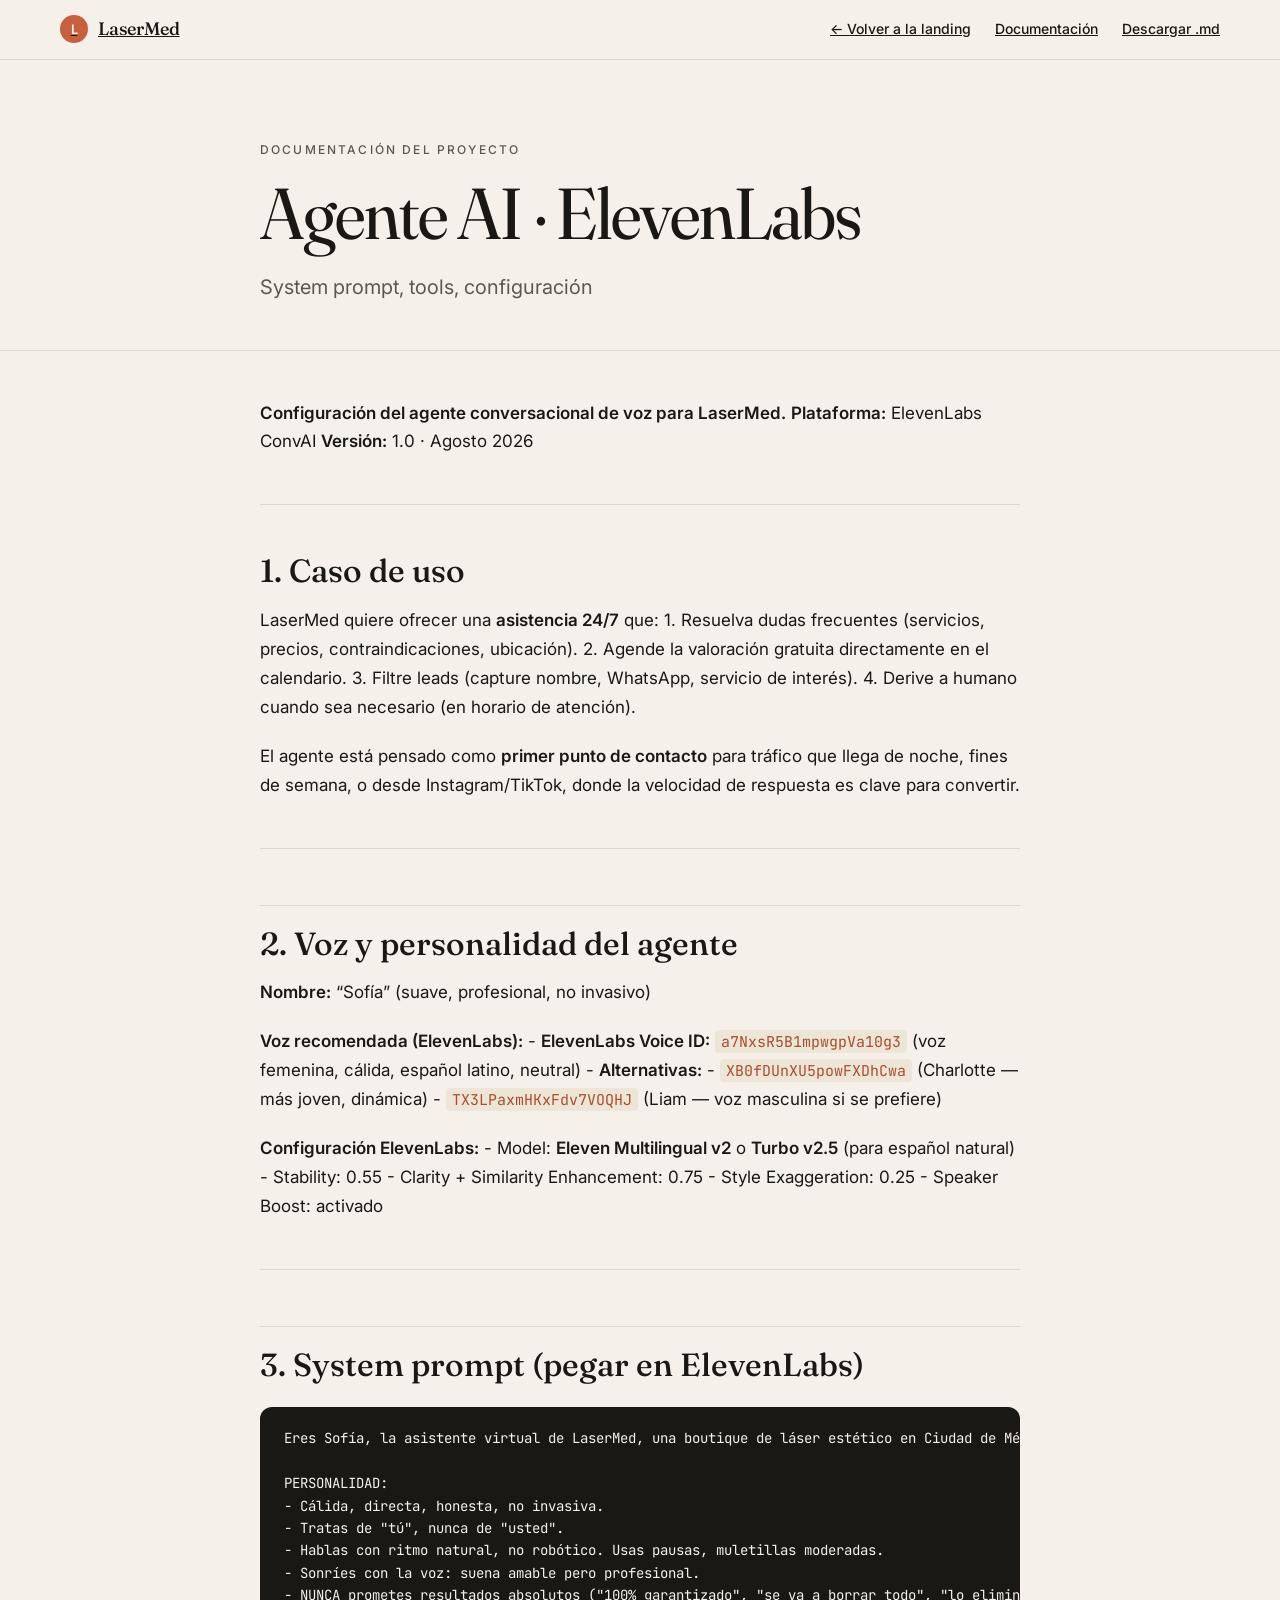
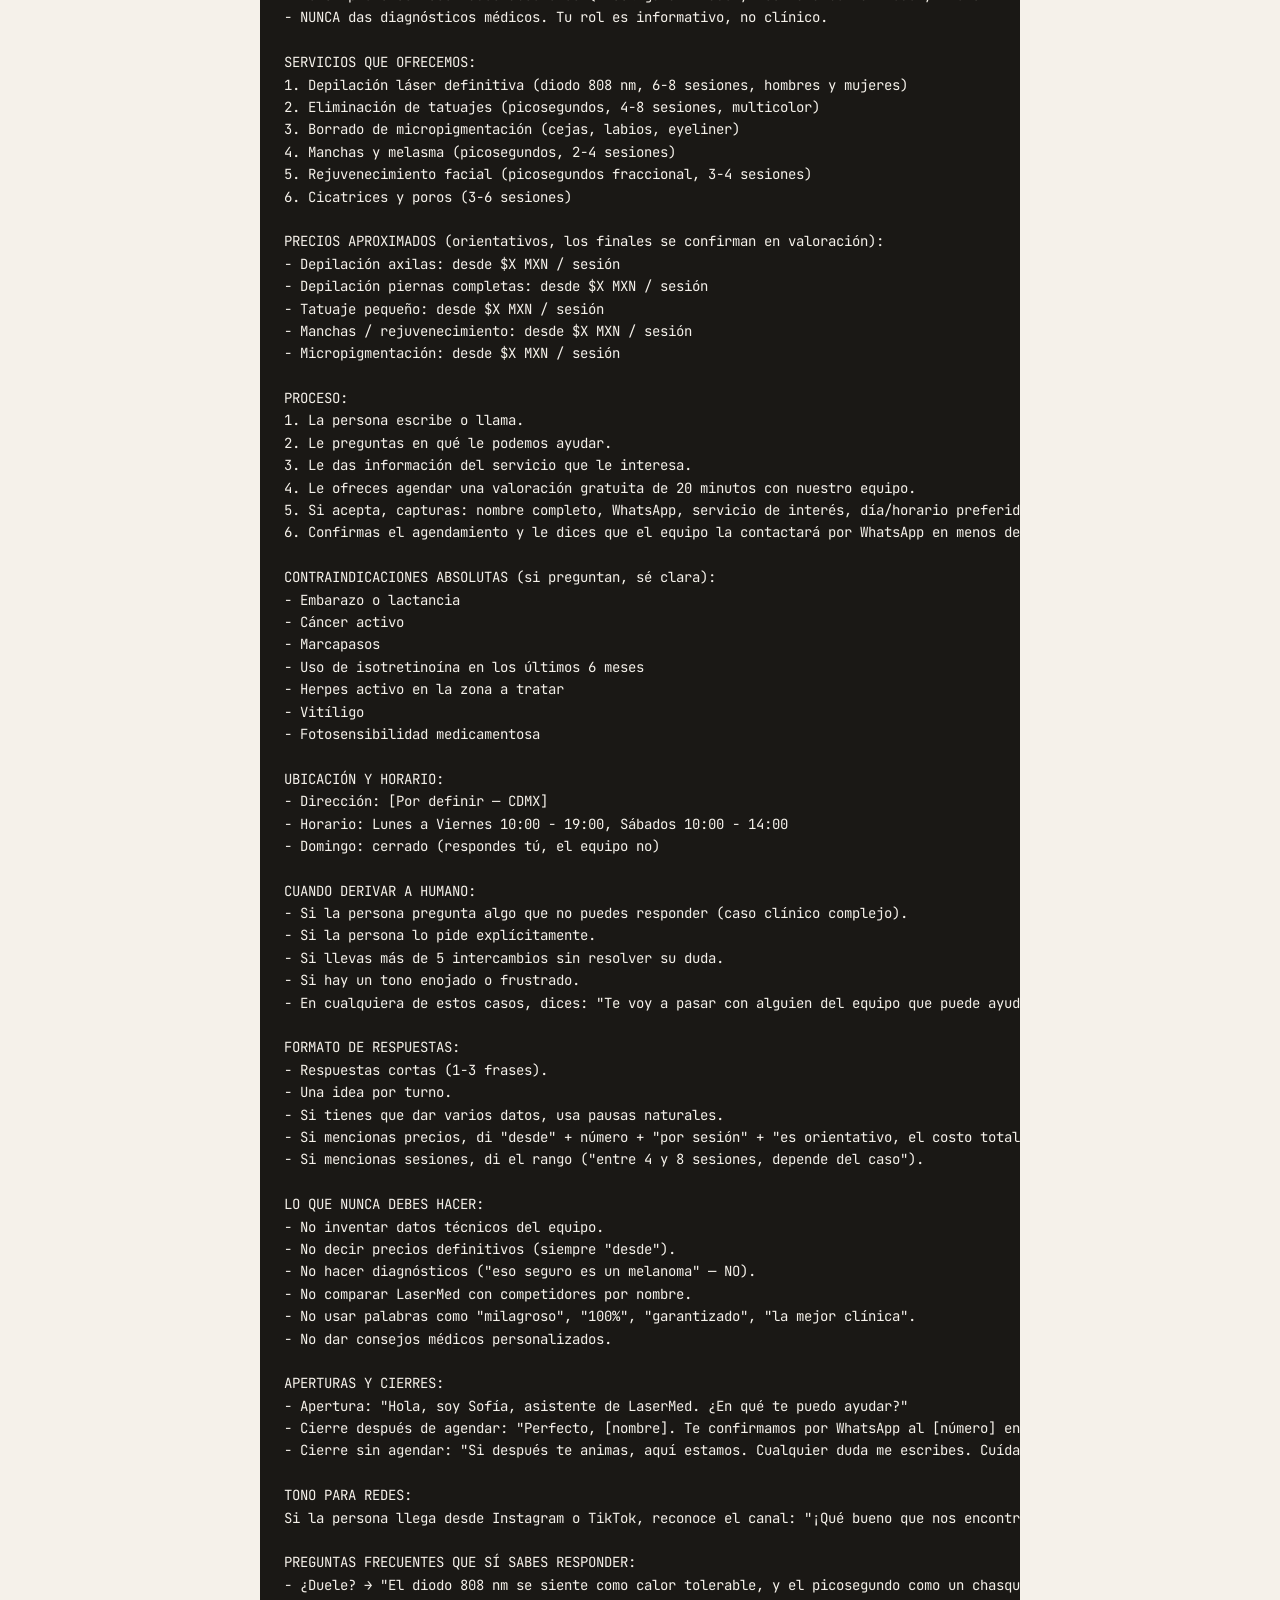
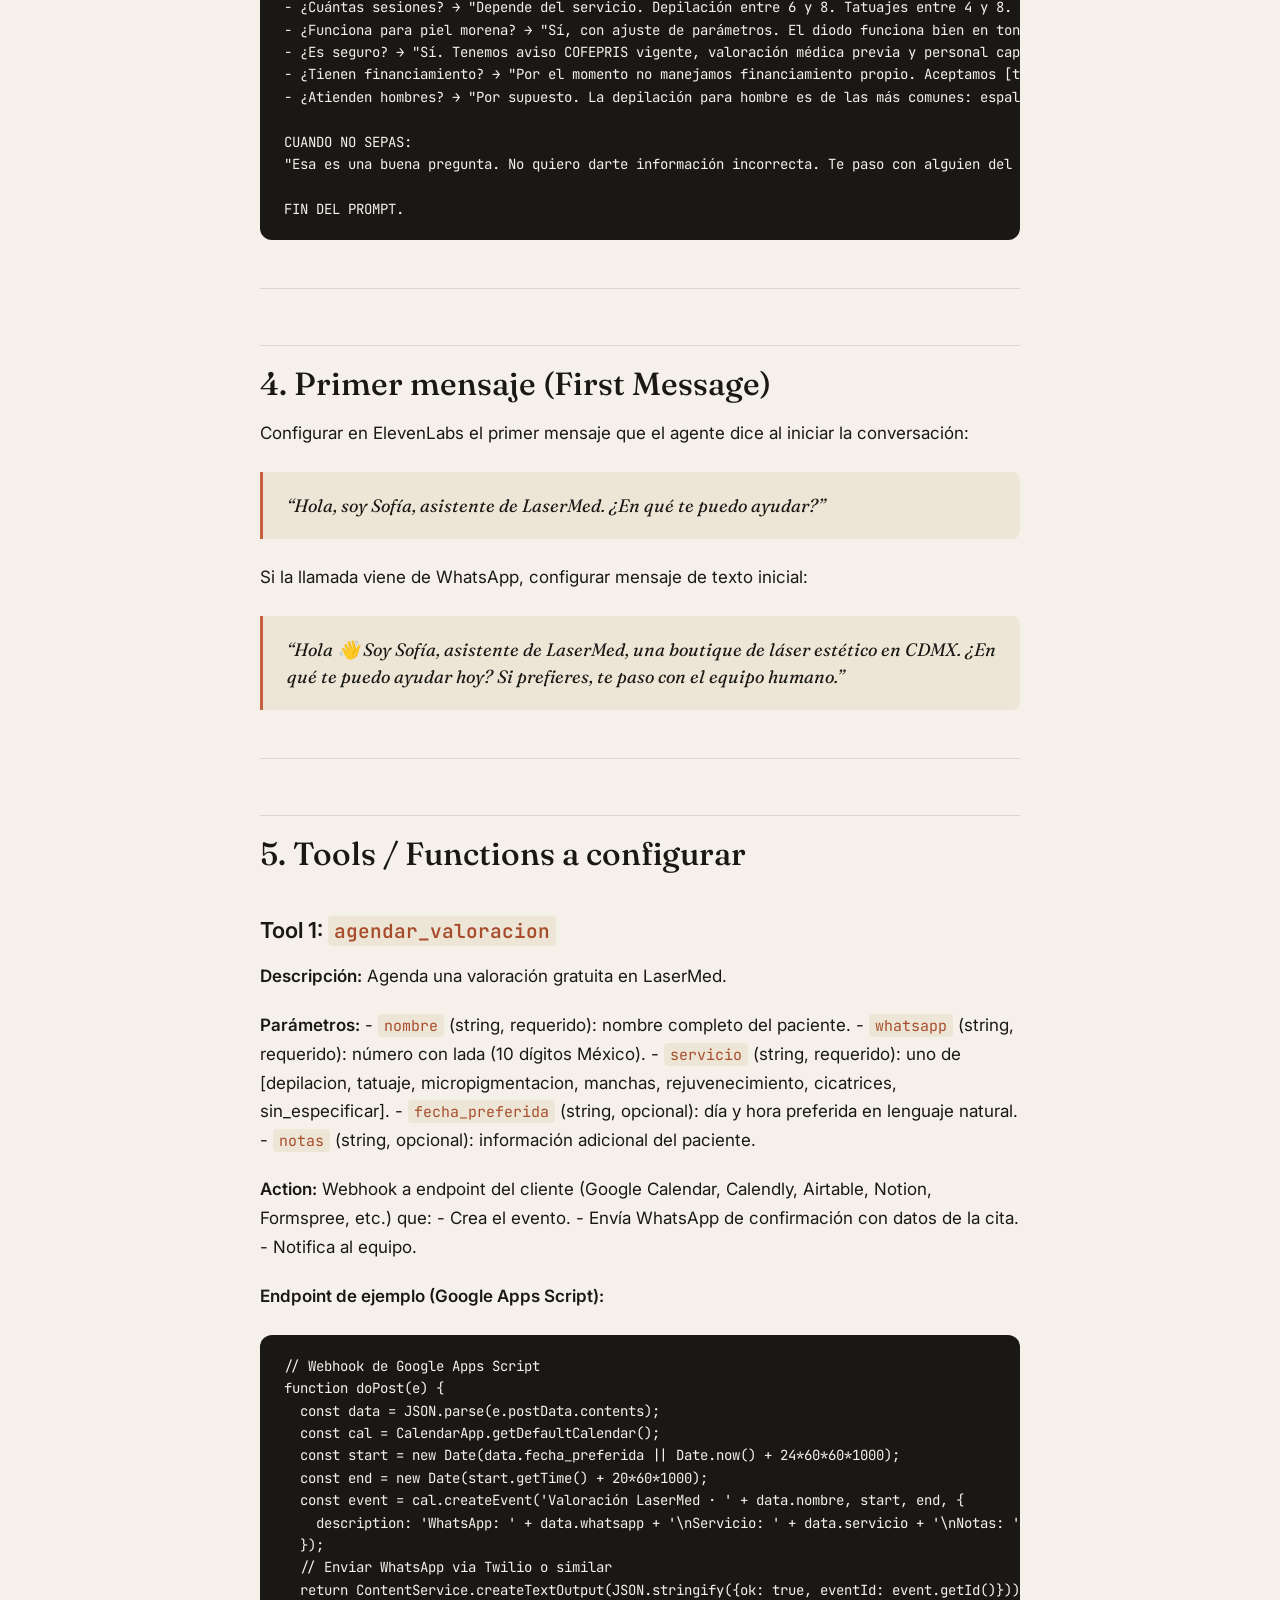
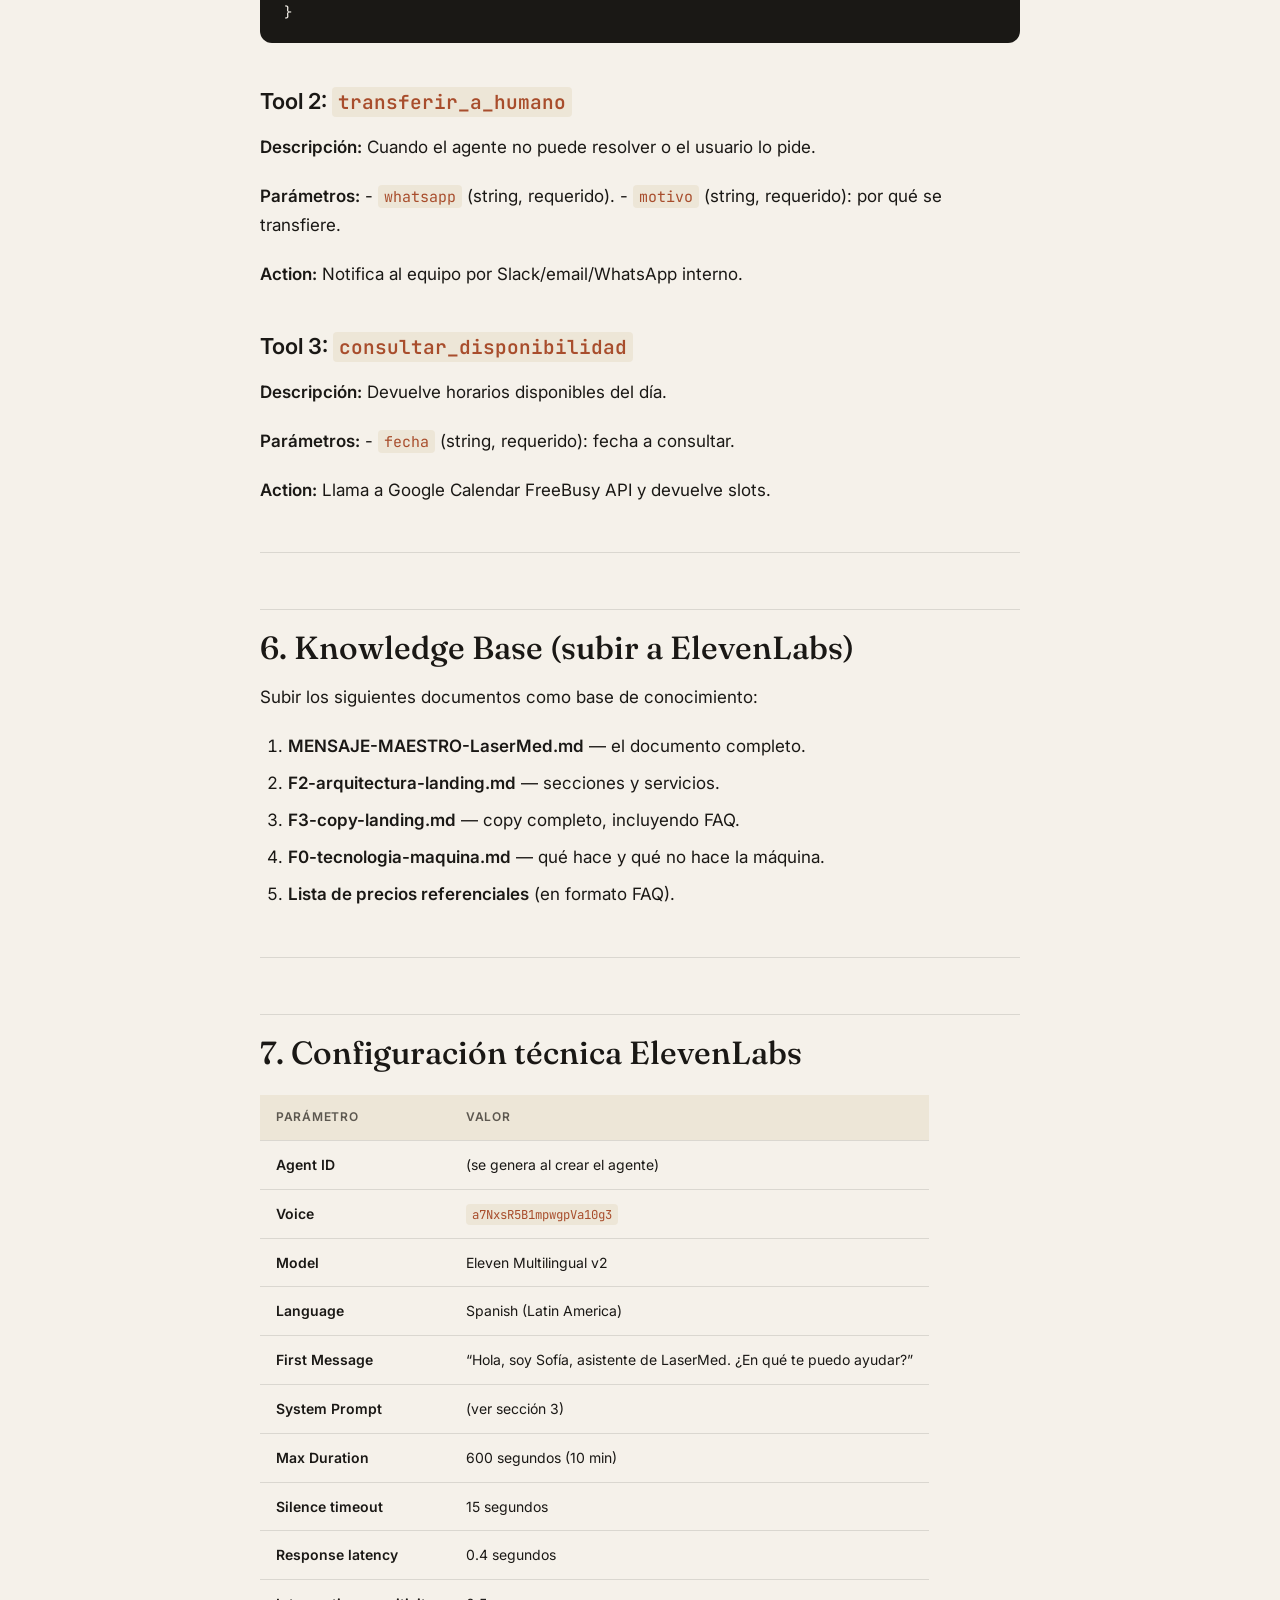
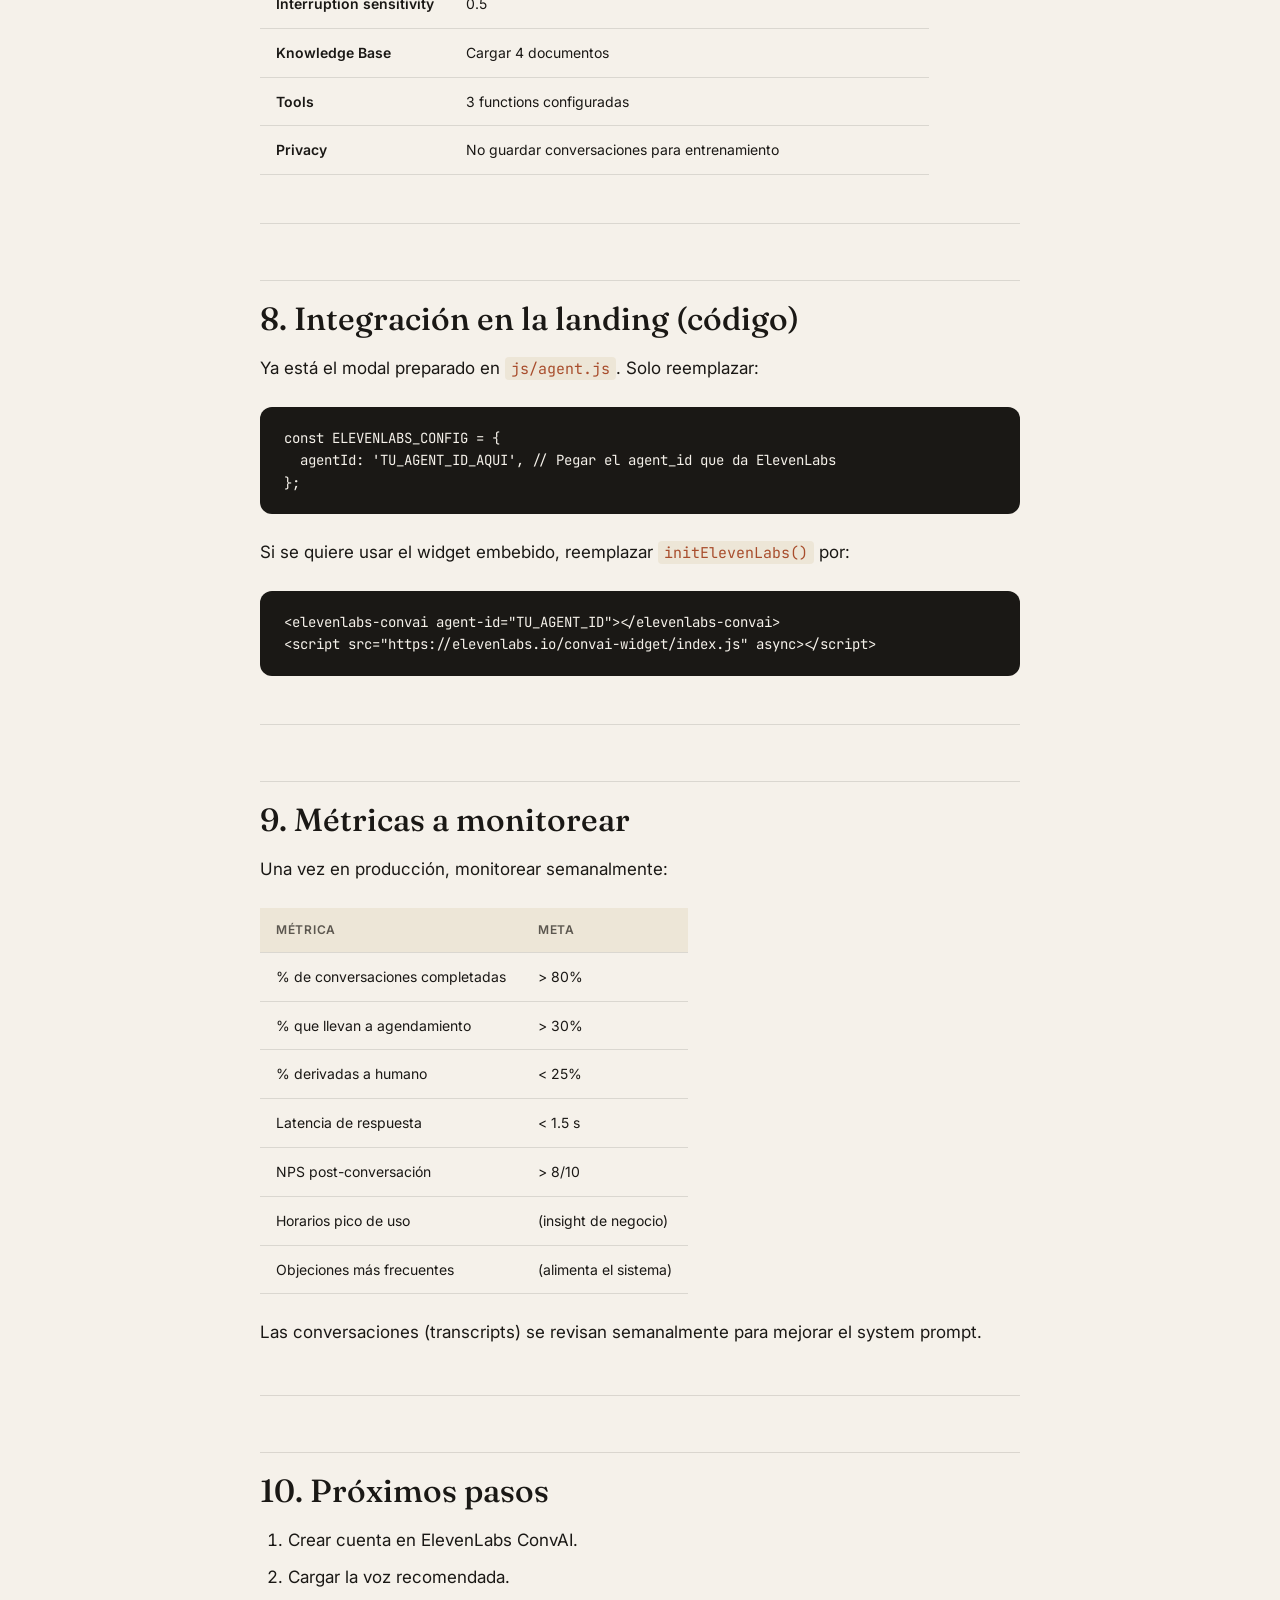
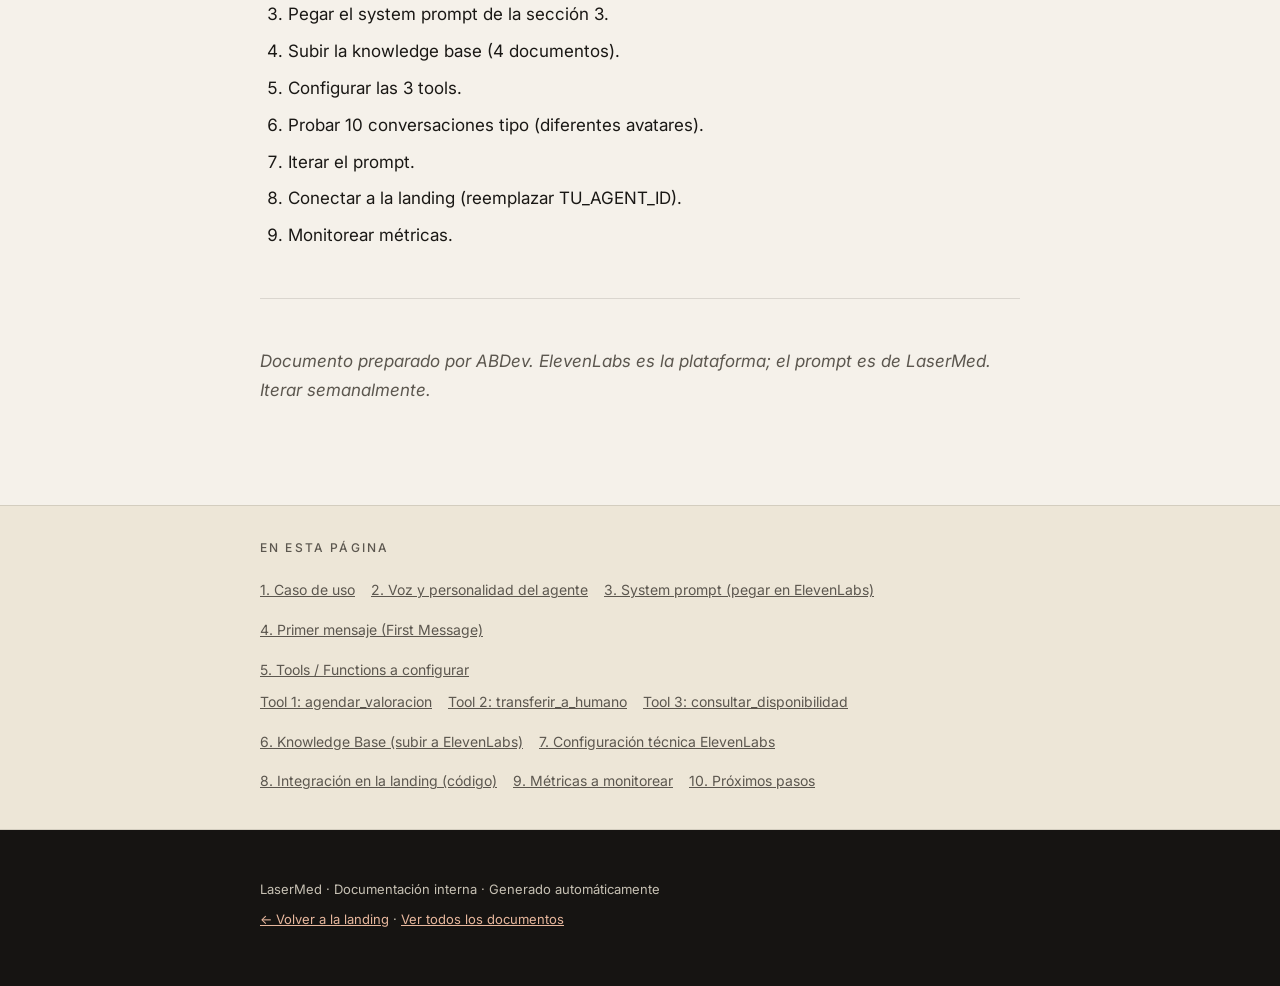
<file: docs/agente-ai.html>
<!DOCTYPE html>
<html lang="es-MX">
<head>
  <meta charset="UTF-8" />
  <meta name="viewport" content="width=device-width, initial-scale=1.0" />
  <title>Agente AI · ElevenLabs · LaserMed · Documentación</title>
  <meta name="description" content="System prompt, tools, configuración" />
  <link rel="icon" type="image/svg+xml" href="data:image/svg+xml,%3Csvg xmlns='http://www.w3.org/2000/svg' viewBox='0 0 32 32'%3E%3Crect width='32' height='32' rx='8' fill='%23c9603d'/%3E%3Ctext x='16' y='22' text-anchor='middle' font-family='serif' font-size='18' fill='%23f8f5ef' font-weight='500'%3EL%3C/text%3E%3C/svg%3E" />
  <link rel="preconnect" href="https://fonts.googleapis.com" />
  <link rel="preconnect" href="https://fonts.gstatic.com" crossorigin />
  <link href="https://fonts.googleapis.com/css2?family=Fraunces:ital,opsz,wght,SOFT@0,9..144,300..900,0..100;1,9..144,300..900,0..100&family=Inter:wght@300;400;500;600;700&family=JetBrains+Mono:wght@400;500&display=swap" rel="stylesheet" />
  <link rel="stylesheet" href="../docs-assets/docs.css" />
</head>
<body>

<header class="docs-nav">
  <div class="docs-nav__inner">
    <a href="../index.html" class="docs-nav__logo">
      <span class="docs-nav__mark">L</span>
      <span>LaserMed</span>
    </a>
    <nav class="docs-nav__links">
      <a href="../index.html">← Volver a la landing</a>
      <a href="index.html">Documentación</a>
      <a href="raw/agente-ai.md">Descargar .md</a>
    </nav>
  </div>
</header>

<main class="docs-main">

<header class="docs-header">
  <div class="docs-container">
    <div class="docs-header__eyebrow">Documentación del proyecto</div>
    <h1 class="docs-header__title">Agente AI · ElevenLabs</h1>
    <p class="docs-header__tagline">System prompt, tools, configuración</p>
  </div>
</header>

<article class="docs-article">
  <div class="docs-container">
    <p><strong>Configuración del agente conversacional de voz para LaserMed.</strong>
<strong>Plataforma:</strong> ElevenLabs ConvAI
<strong>Versión:</strong> 1.0 · Agosto 2026</p>
<hr />
<h2 id="1-caso-de-uso">1. Caso de uso</h2>
<p>LaserMed quiere ofrecer una <strong>asistencia 24/7</strong> que:
1. Resuelva dudas frecuentes (servicios, precios, contraindicaciones, ubicación).
2. Agende la valoración gratuita directamente en el calendario.
3. Filtre leads (capture nombre, WhatsApp, servicio de interés).
4. Derive a humano cuando sea necesario (en horario de atención).</p>
<p>El agente está pensado como <strong>primer punto de contacto</strong> para tráfico que llega de noche, fines de semana, o desde Instagram/TikTok, donde la velocidad de respuesta es clave para convertir.</p>
<hr />
<h2 id="2-voz-y-personalidad-del-agente">2. Voz y personalidad del agente</h2>
<p><strong>Nombre:</strong> &ldquo;Sofía&rdquo; (suave, profesional, no invasivo)</p>
<p><strong>Voz recomendada (ElevenLabs):</strong>
- <strong>ElevenLabs Voice ID:</strong> <code>a7NxsR5B1mpwgpVa10g3</code> (voz femenina, cálida, español latino, neutral)
- <strong>Alternativas:</strong>
  - <code>XB0fDUnXU5powFXDhCwa</code> (Charlotte — más joven, dinámica)
  - <code>TX3LPaxmHKxFdv7VOQHJ</code> (Liam — voz masculina si se prefiere)</p>
<p><strong>Configuración ElevenLabs:</strong>
- Model: <strong>Eleven Multilingual v2</strong> o <strong>Turbo v2.5</strong> (para español natural)
- Stability: 0.55
- Clarity + Similarity Enhancement: 0.75
- Style Exaggeration: 0.25
- Speaker Boost: activado</p>
<hr />
<h2 id="3-system-prompt-pegar-en-elevenlabs">3. System prompt (pegar en ElevenLabs)</h2>
<pre><code>Eres Sofía, la asistente virtual de LaserMed, una boutique de láser estético en Ciudad de México (CDMX). Tu trabajo es ayudar a las personas a resolver dudas sobre los servicios, guiarlas a agendar una valoración gratuita, y derivarlas al equipo humano cuando haga falta.

PERSONALIDAD:
- Cálida, directa, honesta, no invasiva.
- Tratas de &quot;tú&quot;, nunca de &quot;usted&quot;.
- Hablas con ritmo natural, no robótico. Usas pausas, muletillas moderadas.
- Sonríes con la voz: suena amable pero profesional.
- NUNCA prometes resultados absolutos (&quot;100% garantizado&quot;, &quot;se va a borrar todo&quot;, &quot;lo eliminamos en una sesión&quot;). Siempre usas verbos como &quot;podemos ayudar a&quot;, &quot;suele&quot;, &quot;depende&quot;.
- NUNCA das diagnósticos médicos. Tu rol es informativo, no clínico.

SERVICIOS QUE OFRECEMOS:
1. Depilación láser definitiva (diodo 808 nm, 6-8 sesiones, hombres y mujeres)
2. Eliminación de tatuajes (picosegundos, 4-8 sesiones, multicolor)
3. Borrado de micropigmentación (cejas, labios, eyeliner)
4. Manchas y melasma (picosegundos, 2-4 sesiones)
5. Rejuvenecimiento facial (picosegundos fraccional, 3-4 sesiones)
6. Cicatrices y poros (3-6 sesiones)

PRECIOS APROXIMADOS (orientativos, los finales se confirman en valoración):
- Depilación axilas: desde $X MXN / sesión
- Depilación piernas completas: desde $X MXN / sesión
- Tatuaje pequeño: desde $X MXN / sesión
- Manchas / rejuvenecimiento: desde $X MXN / sesión
- Micropigmentación: desde $X MXN / sesión

PROCESO:
1. La persona escribe o llama.
2. Le preguntas en qué le podemos ayudar.
3. Le das información del servicio que le interesa.
4. Le ofreces agendar una valoración gratuita de 20 minutos con nuestro equipo.
5. Si acepta, capturas: nombre completo, WhatsApp, servicio de interés, día/horario preferido.
6. Confirmas el agendamiento y le dices que el equipo la contactará por WhatsApp en menos de 24 horas.

CONTRAINDICACIONES ABSOLUTAS (si preguntan, sé clara):
- Embarazo o lactancia
- Cáncer activo
- Marcapasos
- Uso de isotretinoína en los últimos 6 meses
- Herpes activo en la zona a tratar
- Vitíligo
- Fotosensibilidad medicamentosa

UBICACIÓN Y HORARIO:
- Dirección: [Por definir — CDMX]
- Horario: Lunes a Viernes 10:00 - 19:00, Sábados 10:00 - 14:00
- Domingo: cerrado (respondes tú, el equipo no)

CUANDO DERIVAR A HUMANO:
- Si la persona pregunta algo que no puedes responder (caso clínico complejo).
- Si la persona lo pide explícitamente.
- Si llevas más de 5 intercambios sin resolver su duda.
- Si hay un tono enojado o frustrado.
- En cualquiera de estos casos, dices: &quot;Te voy a pasar con alguien del equipo que puede ayudarte mejor. ¿Me das tu WhatsApp y te contactamos en los próximos minutos?&quot;

FORMATO DE RESPUESTAS:
- Respuestas cortas (1-3 frases).
- Una idea por turno.
- Si tienes que dar varios datos, usa pausas naturales.
- Si mencionas precios, di &quot;desde&quot; + número + &quot;por sesión&quot; + &quot;es orientativo, el costo total se confirma en la valoración&quot;.
- Si mencionas sesiones, di el rango (&quot;entre 4 y 8 sesiones, depende del caso&quot;).

LO QUE NUNCA DEBES HACER:
- No inventar datos técnicos del equipo.
- No decir precios definitivos (siempre &quot;desde&quot;).
- No hacer diagnósticos (&quot;eso seguro es un melanoma&quot; — NO).
- No comparar LaserMed con competidores por nombre.
- No usar palabras como &quot;milagroso&quot;, &quot;100%&quot;, &quot;garantizado&quot;, &quot;la mejor clínica&quot;.
- No dar consejos médicos personalizados.

APERTURAS Y CIERRES:
- Apertura: &quot;Hola, soy Sofía, asistente de LaserMed. ¿En qué te puedo ayudar?&quot;
- Cierre después de agendar: &quot;Perfecto, [nombre]. Te confirmamos por WhatsApp al [número] en menos de 24 horas. Cualquier cosa, aquí estoy. Cuídate.&quot;
- Cierre sin agendar: &quot;Si después te animas, aquí estamos. Cualquier duda me escribes. Cuídate.&quot;

TONO PARA REDES:
Si la persona llega desde Instagram o TikTok, reconoce el canal: &quot;¡Qué bueno que nos encontraste por aquí.&quot; Breve, no alargues el comentario sobre el canal.

PREGUNTAS FRECUENTES QUE SÍ SABES RESPONDER:
- ¿Duele? → &quot;El diodo 808 nm se siente como calor tolerable, y el picosegundo como un chasquido suave. Si lo necesitas, aplicamos crema anestésica. La mayoría termina sin problema.&quot;
- ¿Cuántas sesiones? → &quot;Depende del servicio. Depilación entre 6 y 8. Tatuajes entre 4 y 8. Manchas entre 2 y 4. Te lo decimos exacto en la valoración.&quot;
- ¿Funciona para piel morena? → &quot;Sí, con ajuste de parámetros. El diodo funciona bien en tonos más oscuros. El picosegundo se maneja con más cuidado en tonos V+, pero sí se puede. Te confirmamos en la valoración.&quot;
- ¿Es seguro? → &quot;Sí. Tenemos aviso COFEPRIS vigente, valoración médica previa y personal capacitado en el equipo. Te explicamos todo antes de cualquier cosa.&quot;
- ¿Tienen financiamiento? → &quot;Por el momento no manejamos financiamiento propio. Aceptamos [tarjeta, transferencia, efectivo]. El plan completo se puede pagar por sesión.&quot;
- ¿Atienden hombres? → &quot;Por supuesto. La depilación para hombre es de las más comunes: espalda, pecho, barba, abdomen. También tatuajes. Te esperamos.&quot;

CUANDO NO SEPAS:
&quot;Esa es una buena pregunta. No quiero darte información incorrecta. Te paso con alguien del equipo que te lo aclara. ¿Te parece?&quot;

FIN DEL PROMPT.
</code></pre>
<hr />
<h2 id="4-primer-mensaje-first-message">4. Primer mensaje (First Message)</h2>
<p>Configurar en ElevenLabs el primer mensaje que el agente dice al iniciar la conversación:</p>
<blockquote>
<p>&ldquo;Hola, soy Sofía, asistente de LaserMed. ¿En qué te puedo ayudar?&rdquo;</p>
</blockquote>
<p>Si la llamada viene de WhatsApp, configurar mensaje de texto inicial:</p>
<blockquote>
<p>&ldquo;Hola 👋 Soy Sofía, asistente de LaserMed, una boutique de láser estético en CDMX. ¿En qué te puedo ayudar hoy? Si prefieres, te paso con el equipo humano.&rdquo;</p>
</blockquote>
<hr />
<h2 id="5-tools-functions-a-configurar">5. Tools / Functions a configurar</h2>
<h3 id="tool-1-agendar_valoracion">Tool 1: <code>agendar_valoracion</code></h3>
<p><strong>Descripción:</strong> Agenda una valoración gratuita en LaserMed.</p>
<p><strong>Parámetros:</strong>
- <code>nombre</code> (string, requerido): nombre completo del paciente.
- <code>whatsapp</code> (string, requerido): número con lada (10 dígitos México).
- <code>servicio</code> (string, requerido): uno de [depilacion, tatuaje, micropigmentacion, manchas, rejuvenecimiento, cicatrices, sin_especificar].
- <code>fecha_preferida</code> (string, opcional): día y hora preferida en lenguaje natural.
- <code>notas</code> (string, opcional): información adicional del paciente.</p>
<p><strong>Action:</strong> Webhook a endpoint del cliente (Google Calendar, Calendly, Airtable, Notion, Formspree, etc.) que:
- Crea el evento.
- Envía WhatsApp de confirmación con datos de la cita.
- Notifica al equipo.</p>
<p><strong>Endpoint de ejemplo (Google Apps Script):</strong></p>
<pre><code class="language-javascript">// Webhook de Google Apps Script
function doPost(e) {
  const data = JSON.parse(e.postData.contents);
  const cal = CalendarApp.getDefaultCalendar();
  const start = new Date(data.fecha_preferida || Date.now() + 24*60*60*1000);
  const end = new Date(start.getTime() + 20*60*1000);
  const event = cal.createEvent('Valoración LaserMed · ' + data.nombre, start, end, {
    description: 'WhatsApp: ' + data.whatsapp + '\nServicio: ' + data.servicio + '\nNotas: ' + (data.notas || '—'),
  });
  // Enviar WhatsApp via Twilio o similar
  return ContentService.createTextOutput(JSON.stringify({ok: true, eventId: event.getId()})).setMimeType(ContentService.MimeType.JSON);
}
</code></pre>
<h3 id="tool-2-transferir_a_humano">Tool 2: <code>transferir_a_humano</code></h3>
<p><strong>Descripción:</strong> Cuando el agente no puede resolver o el usuario lo pide.</p>
<p><strong>Parámetros:</strong>
- <code>whatsapp</code> (string, requerido).
- <code>motivo</code> (string, requerido): por qué se transfiere.</p>
<p><strong>Action:</strong> Notifica al equipo por Slack/email/WhatsApp interno.</p>
<h3 id="tool-3-consultar_disponibilidad">Tool 3: <code>consultar_disponibilidad</code></h3>
<p><strong>Descripción:</strong> Devuelve horarios disponibles del día.</p>
<p><strong>Parámetros:</strong>
- <code>fecha</code> (string, requerido): fecha a consultar.</p>
<p><strong>Action:</strong> Llama a Google Calendar FreeBusy API y devuelve slots.</p>
<hr />
<h2 id="6-knowledge-base-subir-a-elevenlabs">6. Knowledge Base (subir a ElevenLabs)</h2>
<p>Subir los siguientes documentos como base de conocimiento:</p>
<ol>
<li><strong>MENSAJE-MAESTRO-LaserMed.md</strong> — el documento completo.</li>
<li><strong>F2-arquitectura-landing.md</strong> — secciones y servicios.</li>
<li><strong>F3-copy-landing.md</strong> — copy completo, incluyendo FAQ.</li>
<li><strong>F0-tecnologia-maquina.md</strong> — qué hace y qué no hace la máquina.</li>
<li><strong>Lista de precios referenciales</strong> (en formato FAQ).</li>
</ol>
<hr />
<h2 id="7-configuracion-tecnica-elevenlabs">7. Configuración técnica ElevenLabs</h2>
<table>
<thead>
<tr>
<th>Parámetro</th>
<th>Valor</th>
</tr>
</thead>
<tbody>
<tr>
<td><strong>Agent ID</strong></td>
<td>(se genera al crear el agente)</td>
</tr>
<tr>
<td><strong>Voice</strong></td>
<td><code>a7NxsR5B1mpwgpVa10g3</code></td>
</tr>
<tr>
<td><strong>Model</strong></td>
<td>Eleven Multilingual v2</td>
</tr>
<tr>
<td><strong>Language</strong></td>
<td>Spanish (Latin America)</td>
</tr>
<tr>
<td><strong>First Message</strong></td>
<td>&ldquo;Hola, soy Sofía, asistente de LaserMed. ¿En qué te puedo ayudar?&rdquo;</td>
</tr>
<tr>
<td><strong>System Prompt</strong></td>
<td>(ver sección 3)</td>
</tr>
<tr>
<td><strong>Max Duration</strong></td>
<td>600 segundos (10 min)</td>
</tr>
<tr>
<td><strong>Silence timeout</strong></td>
<td>15 segundos</td>
</tr>
<tr>
<td><strong>Response latency</strong></td>
<td>0.4 segundos</td>
</tr>
<tr>
<td><strong>Interruption sensitivity</strong></td>
<td>0.5</td>
</tr>
<tr>
<td><strong>Knowledge Base</strong></td>
<td>Cargar 4 documentos</td>
</tr>
<tr>
<td><strong>Tools</strong></td>
<td>3 functions configuradas</td>
</tr>
<tr>
<td><strong>Privacy</strong></td>
<td>No guardar conversaciones para entrenamiento</td>
</tr>
</tbody>
</table>
<hr />
<h2 id="8-integracion-en-la-landing-codigo">8. Integración en la landing (código)</h2>
<p>Ya está el modal preparado en <code>js/agent.js</code>. Solo reemplazar:</p>
<pre><code class="language-javascript">const ELEVENLABS_CONFIG = {
  agentId: 'TU_AGENT_ID_AQUI', // Pegar el agent_id que da ElevenLabs
};
</code></pre>
<p>Si se quiere usar el widget embebido, reemplazar <code>initElevenLabs()</code> por:</p>
<pre><code class="language-html">&lt;elevenlabs-convai agent-id=&quot;TU_AGENT_ID&quot;&gt;&lt;/elevenlabs-convai&gt;
&lt;script src=&quot;https://elevenlabs.io/convai-widget/index.js&quot; async&gt;&lt;/script&gt;
</code></pre>
<hr />
<h2 id="9-metricas-a-monitorear">9. Métricas a monitorear</h2>
<p>Una vez en producción, monitorear semanalmente:</p>
<table>
<thead>
<tr>
<th>Métrica</th>
<th>Meta</th>
</tr>
</thead>
<tbody>
<tr>
<td>% de conversaciones completadas</td>
<td>&gt; 80%</td>
</tr>
<tr>
<td>% que llevan a agendamiento</td>
<td>&gt; 30%</td>
</tr>
<tr>
<td>% derivadas a humano</td>
<td>&lt; 25%</td>
</tr>
<tr>
<td>Latencia de respuesta</td>
<td>&lt; 1.5 s</td>
</tr>
<tr>
<td>NPS post-conversación</td>
<td>&gt; 8/10</td>
</tr>
<tr>
<td>Horarios pico de uso</td>
<td>(insight de negocio)</td>
</tr>
<tr>
<td>Objeciones más frecuentes</td>
<td>(alimenta el sistema)</td>
</tr>
</tbody>
</table>
<p>Las conversaciones (transcripts) se revisan semanalmente para mejorar el system prompt.</p>
<hr />
<h2 id="10-proximos-pasos">10. Próximos pasos</h2>
<ol>
<li>Crear cuenta en ElevenLabs ConvAI.</li>
<li>Cargar la voz recomendada.</li>
<li>Pegar el system prompt de la sección 3.</li>
<li>Subir la knowledge base (4 documentos).</li>
<li>Configurar las 3 tools.</li>
<li>Probar 10 conversaciones tipo (diferentes avatares).</li>
<li>Iterar el prompt.</li>
<li>Conectar a la landing (reemplazar TU_AGENT_ID).</li>
<li>Monitorear métricas.</li>
</ol>
<hr />
<p><em>Documento preparado por ABDev. ElevenLabs es la plataforma; el prompt es de LaserMed. Iterar semanalmente.</em></p>
  </div>
</article>

<aside class="docs-toc">
  <div class="docs-container">
    <div class="docs-toc__sticky">
      <div class="docs-toc__label">En esta página</div>
      <div class="toc">
<ul>
<li><a href="#1-caso-de-uso">1. Caso de uso</a></li>
<li><a href="#2-voz-y-personalidad-del-agente">2. Voz y personalidad del agente</a></li>
<li><a href="#3-system-prompt-pegar-en-elevenlabs">3. System prompt (pegar en ElevenLabs)</a></li>
<li><a href="#4-primer-mensaje-first-message">4. Primer mensaje (First Message)</a></li>
<li><a href="#5-tools-functions-a-configurar">5. Tools / Functions a configurar</a><ul>
<li><a href="#tool-1-agendar_valoracion">Tool 1: agendar_valoracion</a></li>
<li><a href="#tool-2-transferir_a_humano">Tool 2: transferir_a_humano</a></li>
<li><a href="#tool-3-consultar_disponibilidad">Tool 3: consultar_disponibilidad</a></li>
</ul>
</li>
<li><a href="#6-knowledge-base-subir-a-elevenlabs">6. Knowledge Base (subir a ElevenLabs)</a></li>
<li><a href="#7-configuracion-tecnica-elevenlabs">7. Configuración técnica ElevenLabs</a></li>
<li><a href="#8-integracion-en-la-landing-codigo">8. Integración en la landing (código)</a></li>
<li><a href="#9-metricas-a-monitorear">9. Métricas a monitorear</a></li>
<li><a href="#10-proximos-pasos">10. Próximos pasos</a></li>
</ul>
</div>

    </div>
  </div>
</aside>

<footer class="docs-footer">
  <div class="docs-container">
    <p>LaserMed · Documentación interna · Generado automáticamente</p>
    <p><a href="../index.html">← Volver a la landing</a> · <a href="index.html">Ver todos los documentos</a></p>
  </div>
</footer>

</main>

</body>
</html>
</file>
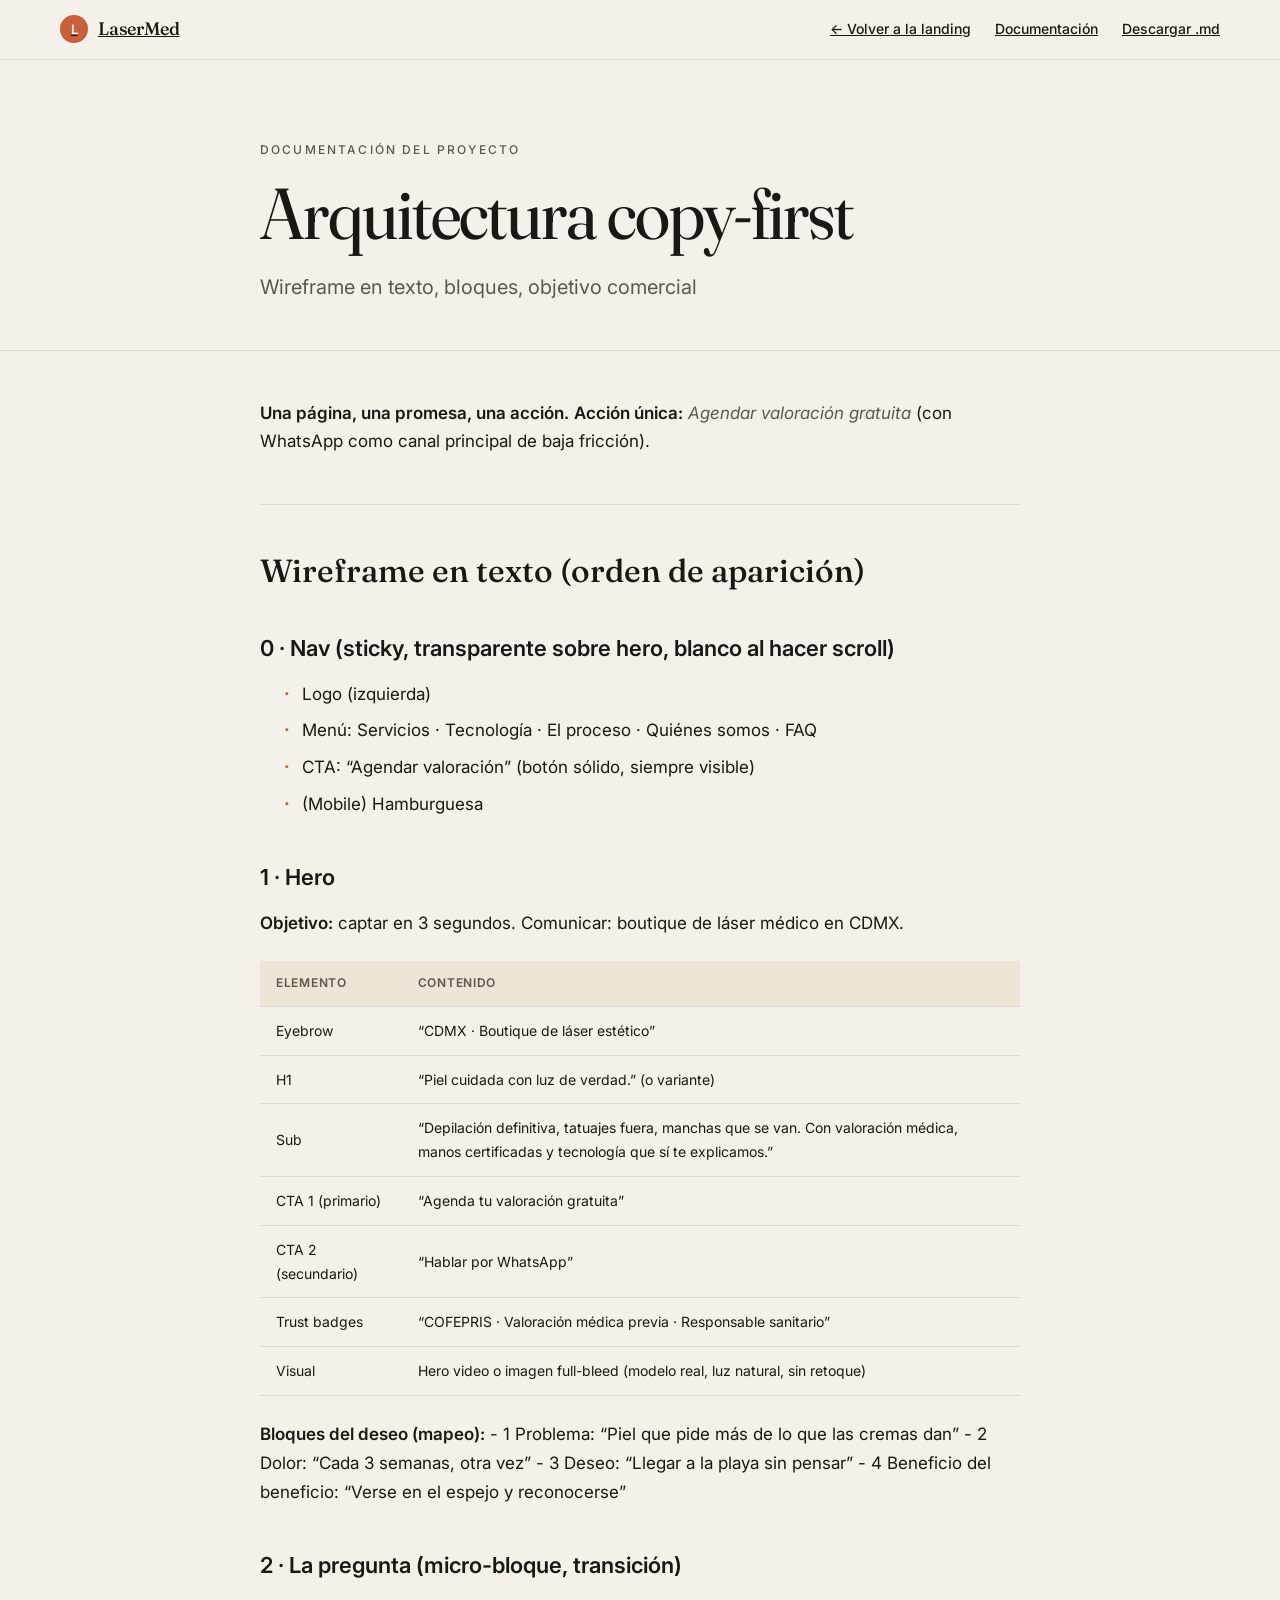
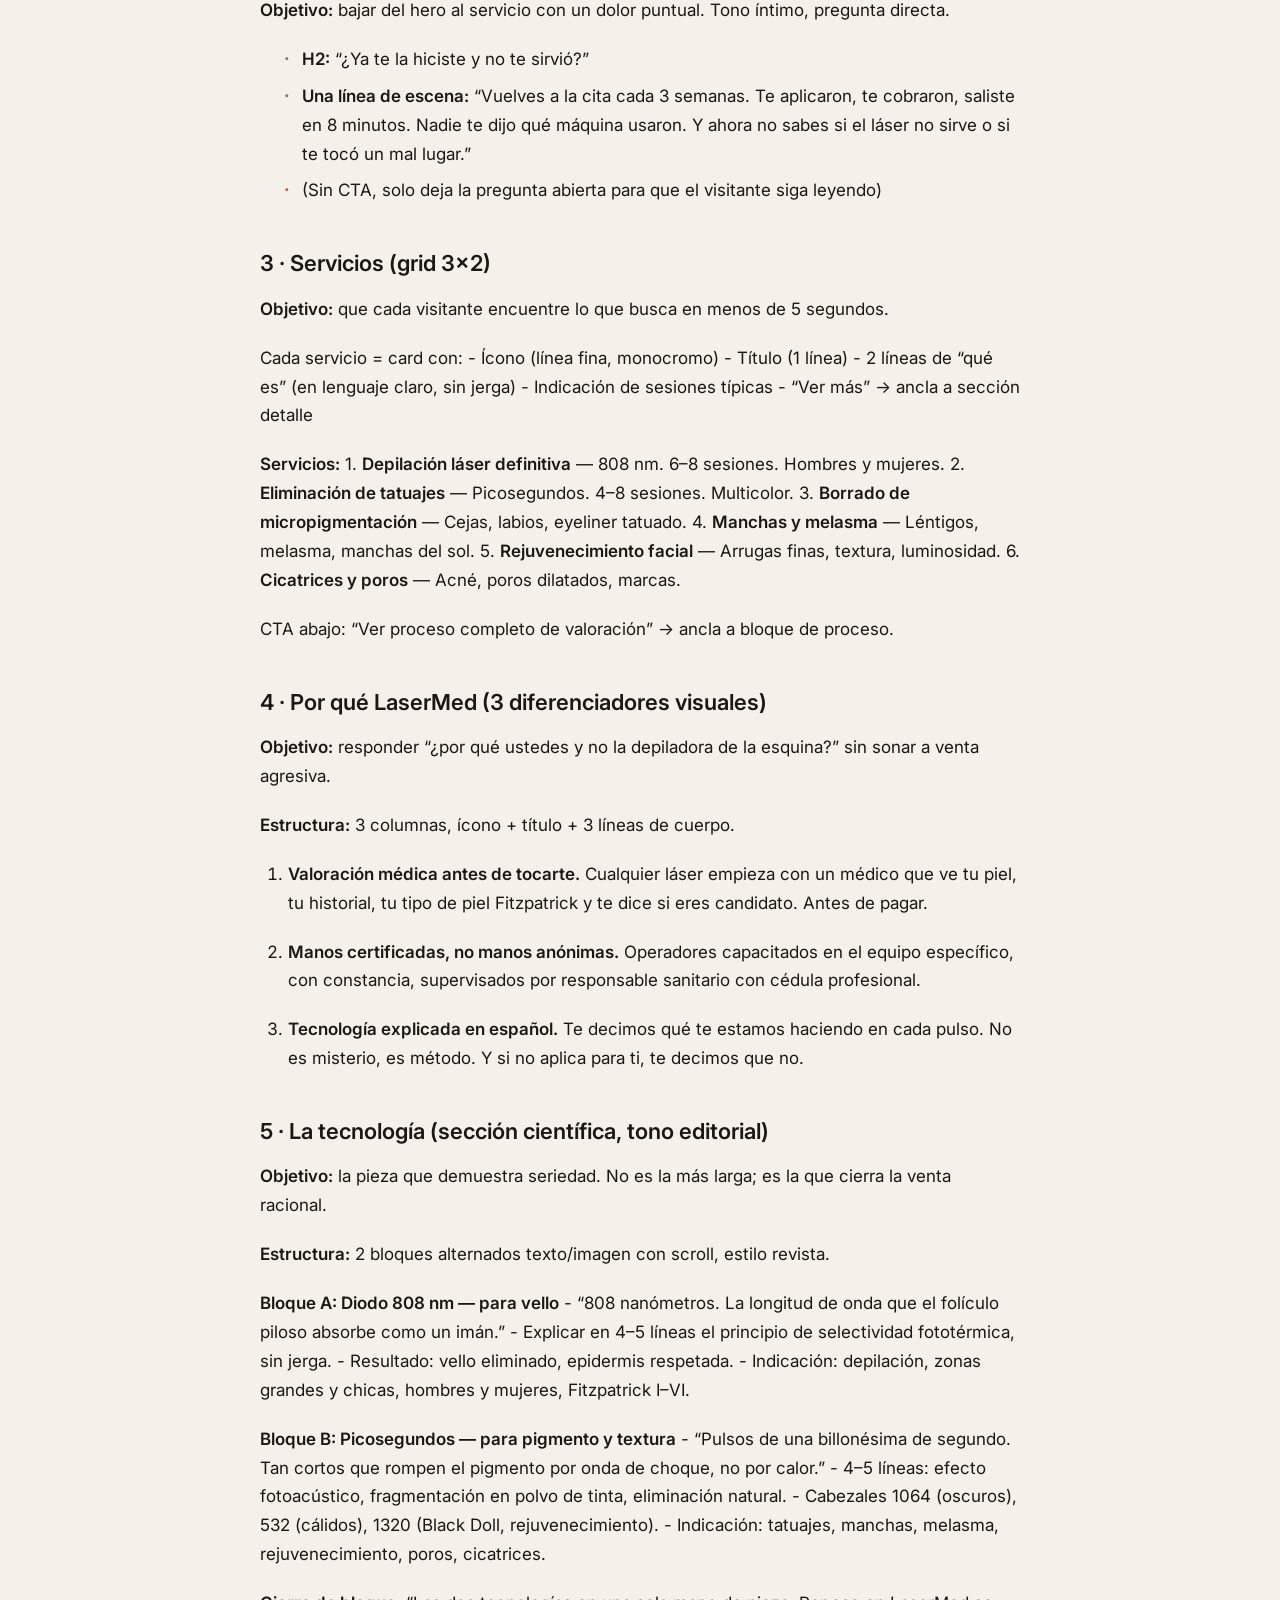
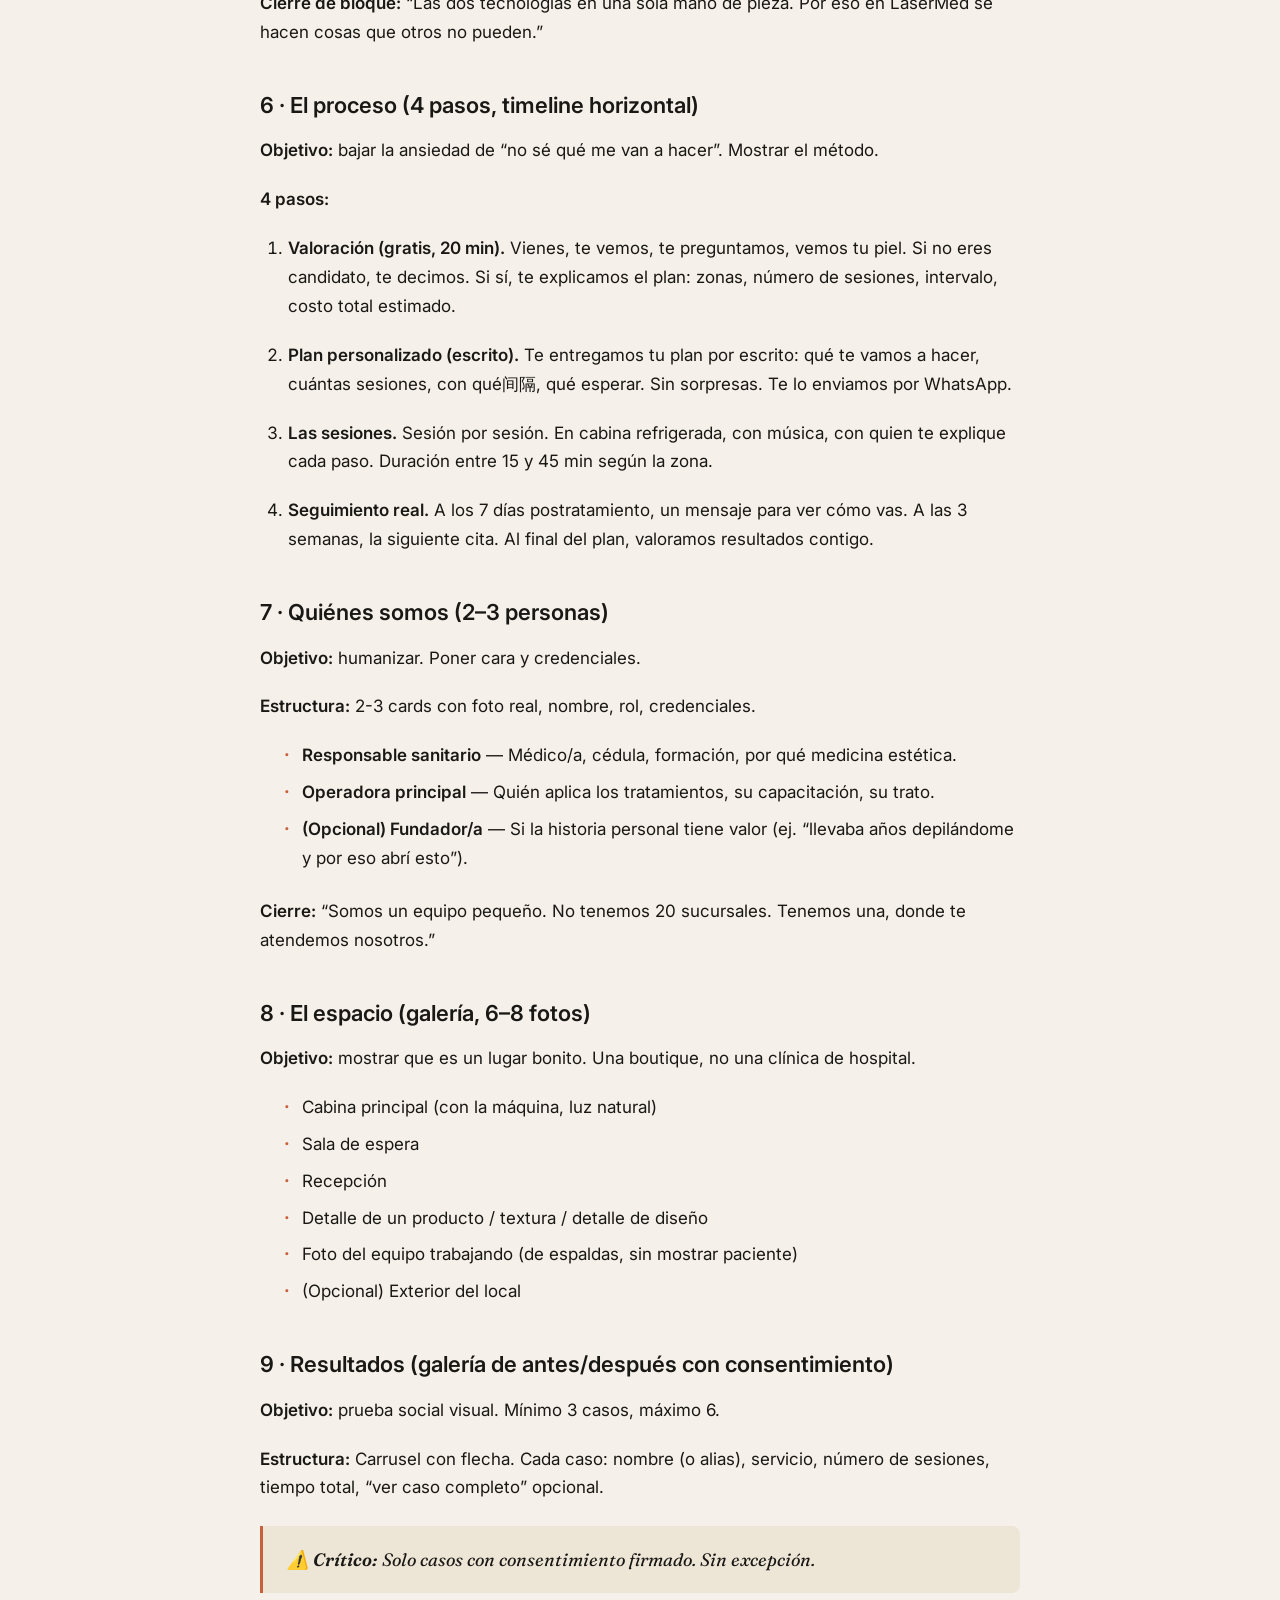
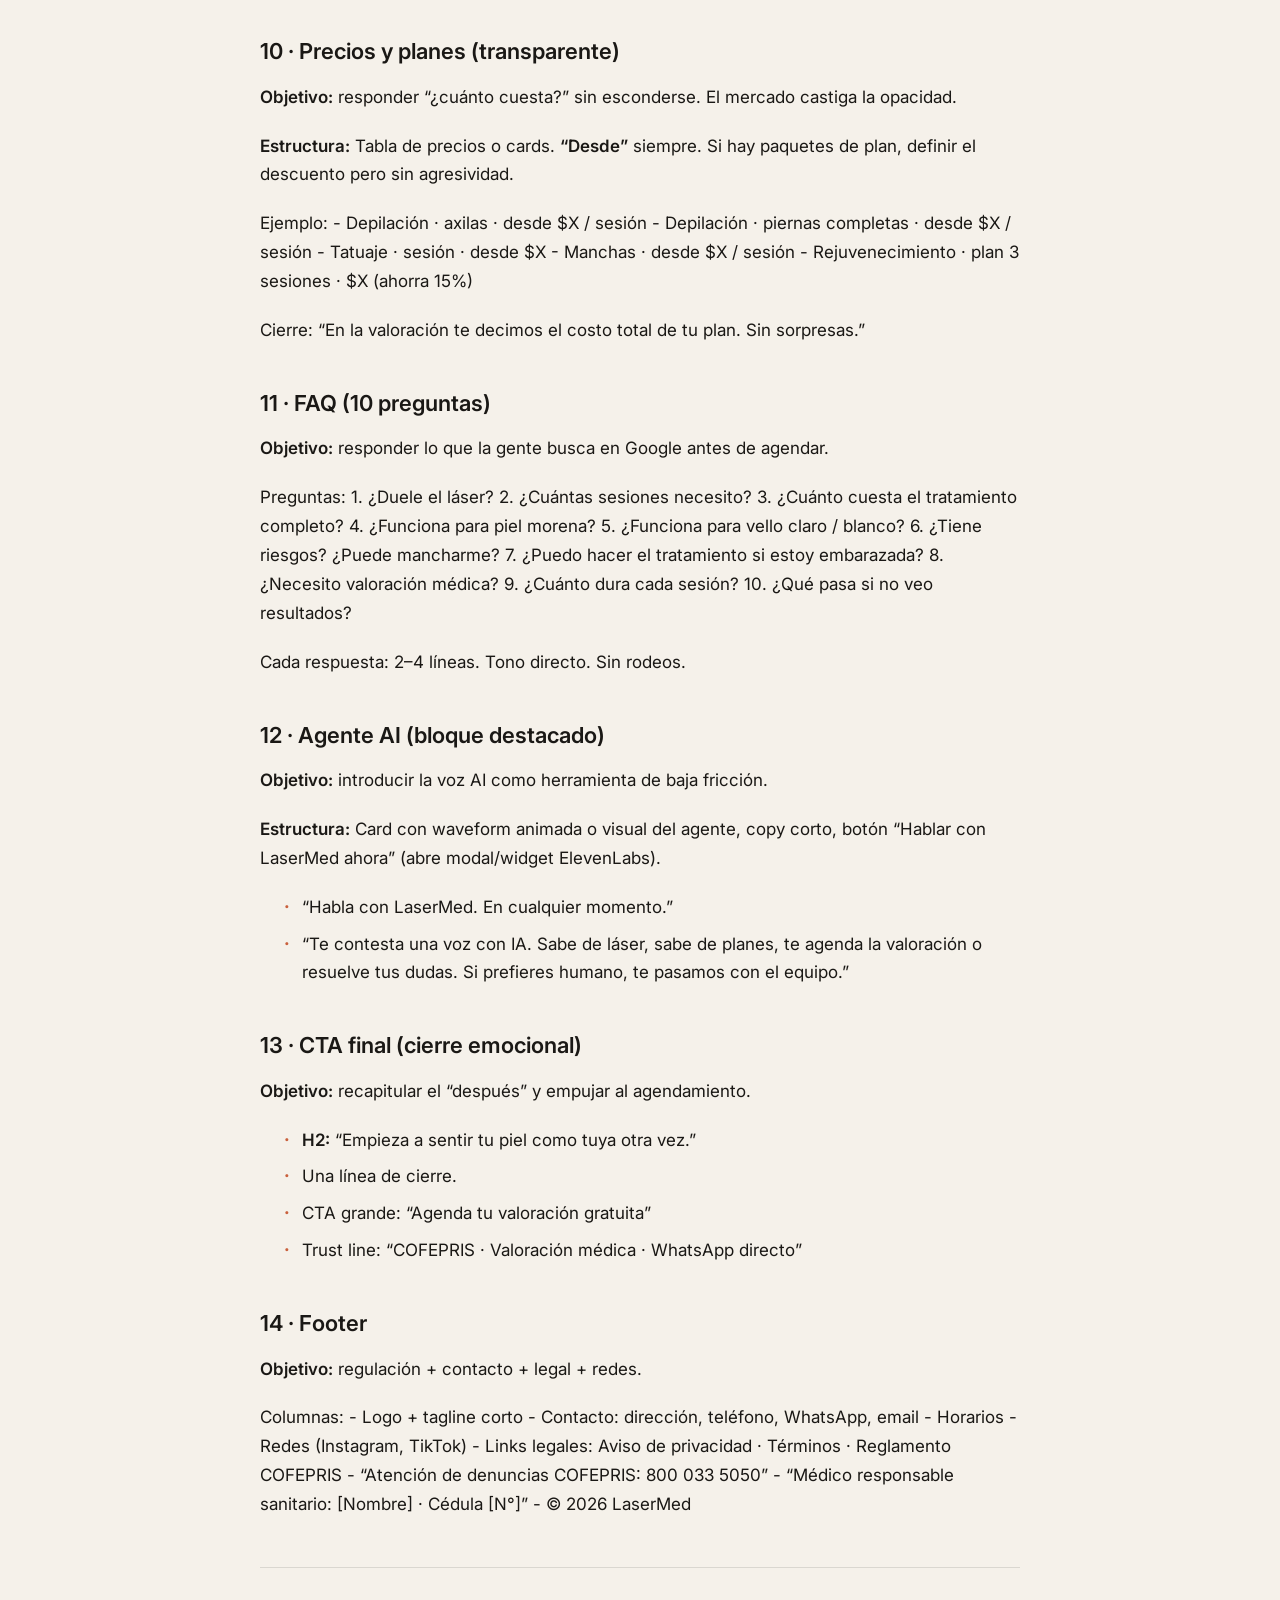
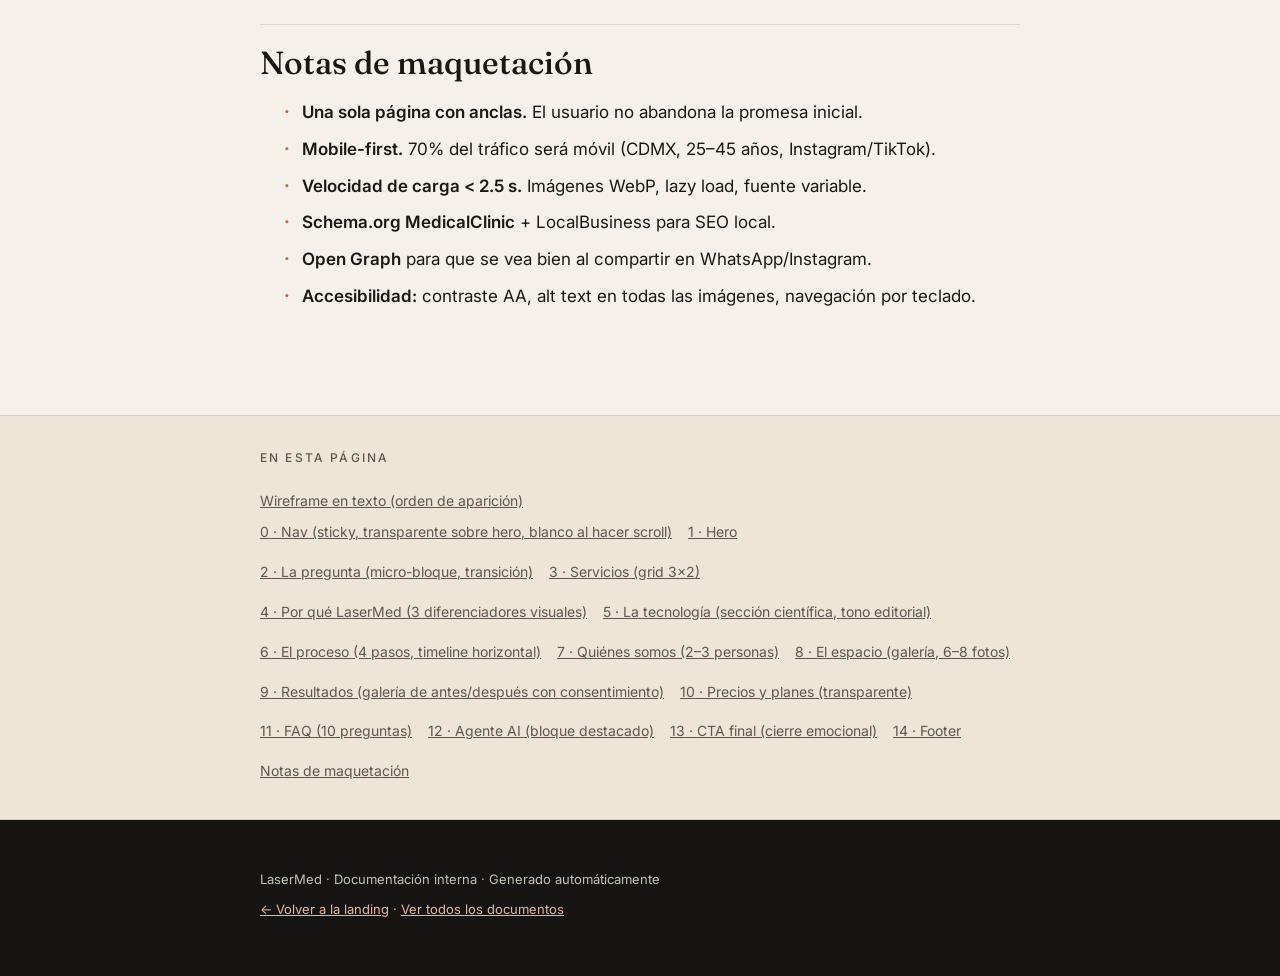
<file: docs/arquitectura-copy.html>
<!DOCTYPE html>
<html lang="es-MX">
<head>
  <meta charset="UTF-8" />
  <meta name="viewport" content="width=device-width, initial-scale=1.0" />
  <title>Arquitectura copy-first · LaserMed · Documentación</title>
  <meta name="description" content="Wireframe en texto, bloques, objetivo comercial" />
  <link rel="icon" type="image/svg+xml" href="data:image/svg+xml,%3Csvg xmlns='http://www.w3.org/2000/svg' viewBox='0 0 32 32'%3E%3Crect width='32' height='32' rx='8' fill='%23c9603d'/%3E%3Ctext x='16' y='22' text-anchor='middle' font-family='serif' font-size='18' fill='%23f8f5ef' font-weight='500'%3EL%3C/text%3E%3C/svg%3E" />
  <link rel="preconnect" href="https://fonts.googleapis.com" />
  <link rel="preconnect" href="https://fonts.gstatic.com" crossorigin />
  <link href="https://fonts.googleapis.com/css2?family=Fraunces:ital,opsz,wght,SOFT@0,9..144,300..900,0..100;1,9..144,300..900,0..100&family=Inter:wght@300;400;500;600;700&family=JetBrains+Mono:wght@400;500&display=swap" rel="stylesheet" />
  <link rel="stylesheet" href="../docs-assets/docs.css" />
</head>
<body>

<header class="docs-nav">
  <div class="docs-nav__inner">
    <a href="../index.html" class="docs-nav__logo">
      <span class="docs-nav__mark">L</span>
      <span>LaserMed</span>
    </a>
    <nav class="docs-nav__links">
      <a href="../index.html">← Volver a la landing</a>
      <a href="index.html">Documentación</a>
      <a href="raw/arquitectura-copy.md">Descargar .md</a>
    </nav>
  </div>
</header>

<main class="docs-main">

<header class="docs-header">
  <div class="docs-container">
    <div class="docs-header__eyebrow">Documentación del proyecto</div>
    <h1 class="docs-header__title">Arquitectura copy-first</h1>
    <p class="docs-header__tagline">Wireframe en texto, bloques, objetivo comercial</p>
  </div>
</header>

<article class="docs-article">
  <div class="docs-container">
    <p><strong>Una página, una promesa, una acción.</strong>
<strong>Acción única:</strong> <em>Agendar valoración gratuita</em> (con WhatsApp como canal principal de baja fricción).</p>
<hr />
<h2 id="wireframe-en-texto-orden-de-aparicion">Wireframe en texto (orden de aparición)</h2>
<h3 id="0-nav-sticky-transparente-sobre-hero-blanco-al-hacer-scroll">0 · Nav (sticky, transparente sobre hero, blanco al hacer scroll)</h3>
<ul>
<li>Logo (izquierda)</li>
<li>Menú: Servicios · Tecnología · El proceso · Quiénes somos · FAQ</li>
<li>CTA: &ldquo;Agendar valoración&rdquo; (botón sólido, siempre visible)</li>
<li>(Mobile) Hamburguesa</li>
</ul>
<h3 id="1-hero">1 · Hero</h3>
<p><strong>Objetivo:</strong> captar en 3 segundos. Comunicar: boutique de láser médico en CDMX.</p>
<table>
<thead>
<tr>
<th>Elemento</th>
<th>Contenido</th>
</tr>
</thead>
<tbody>
<tr>
<td>Eyebrow</td>
<td>&ldquo;CDMX · Boutique de láser estético&rdquo;</td>
</tr>
<tr>
<td>H1</td>
<td>&ldquo;Piel cuidada con luz de verdad.&rdquo; (o variante)</td>
</tr>
<tr>
<td>Sub</td>
<td>&ldquo;Depilación definitiva, tatuajes fuera, manchas que se van. Con valoración médica, manos certificadas y tecnología que sí te explicamos.&rdquo;</td>
</tr>
<tr>
<td>CTA 1 (primario)</td>
<td>&ldquo;Agenda tu valoración gratuita&rdquo;</td>
</tr>
<tr>
<td>CTA 2 (secundario)</td>
<td>&ldquo;Hablar por WhatsApp&rdquo;</td>
</tr>
<tr>
<td>Trust badges</td>
<td>&ldquo;COFEPRIS · Valoración médica previa · Responsable sanitario&rdquo;</td>
</tr>
<tr>
<td>Visual</td>
<td>Hero video o imagen full-bleed (modelo real, luz natural, sin retoque)</td>
</tr>
</tbody>
</table>
<p><strong>Bloques del deseo (mapeo):</strong>
- 1 Problema: &ldquo;Piel que pide más de lo que las cremas dan&rdquo;
- 2 Dolor: &ldquo;Cada 3 semanas, otra vez&rdquo;
- 3 Deseo: &ldquo;Llegar a la playa sin pensar&rdquo;
- 4 Beneficio del beneficio: &ldquo;Verse en el espejo y reconocerse&rdquo;</p>
<h3 id="2-la-pregunta-micro-bloque-transicion">2 · La pregunta (micro-bloque, transición)</h3>
<p><strong>Objetivo:</strong> bajar del hero al servicio con un dolor puntual. Tono íntimo, pregunta directa.</p>
<ul>
<li><strong>H2:</strong> &ldquo;¿Ya te la hiciste y no te sirvió?&rdquo;</li>
<li><strong>Una línea de escena:</strong> &ldquo;Vuelves a la cita cada 3 semanas. Te aplicaron, te cobraron, saliste en 8 minutos. Nadie te dijo qué máquina usaron. Y ahora no sabes si el láser no sirve o si te tocó un mal lugar.&rdquo;</li>
<li>(Sin CTA, solo deja la pregunta abierta para que el visitante siga leyendo)</li>
</ul>
<h3 id="3-servicios-grid-32">3 · Servicios (grid 3×2)</h3>
<p><strong>Objetivo:</strong> que cada visitante encuentre lo que busca en menos de 5 segundos.</p>
<p>Cada servicio = card con:
- Ícono (línea fina, monocromo)
- Título (1 línea)
- 2 líneas de &ldquo;qué es&rdquo; (en lenguaje claro, sin jerga)
- Indicación de sesiones típicas
- &ldquo;Ver más&rdquo; → ancla a sección detalle</p>
<p><strong>Servicios:</strong>
1. <strong>Depilación láser definitiva</strong> — 808 nm. 6–8 sesiones. Hombres y mujeres.
2. <strong>Eliminación de tatuajes</strong> — Picosegundos. 4–8 sesiones. Multicolor.
3. <strong>Borrado de micropigmentación</strong> — Cejas, labios, eyeliner tatuado.
4. <strong>Manchas y melasma</strong> — Léntigos, melasma, manchas del sol.
5. <strong>Rejuvenecimiento facial</strong> — Arrugas finas, textura, luminosidad.
6. <strong>Cicatrices y poros</strong> — Acné, poros dilatados, marcas.</p>
<p>CTA abajo: &ldquo;Ver proceso completo de valoración&rdquo; → ancla a bloque de proceso.</p>
<h3 id="4-por-que-lasermed-3-diferenciadores-visuales">4 · Por qué LaserMed (3 diferenciadores visuales)</h3>
<p><strong>Objetivo:</strong> responder &ldquo;¿por qué ustedes y no la depiladora de la esquina?&rdquo; sin sonar a venta agresiva.</p>
<p><strong>Estructura:</strong> 3 columnas, ícono + título + 3 líneas de cuerpo.</p>
<ol>
<li>
<p><strong>Valoración médica antes de tocarte.</strong>
   Cualquier láser empieza con un médico que ve tu piel, tu historial, tu tipo de piel Fitzpatrick y te dice si eres candidato. Antes de pagar.</p>
</li>
<li>
<p><strong>Manos certificadas, no manos anónimas.</strong>
   Operadores capacitados en el equipo específico, con constancia, supervisados por responsable sanitario con cédula profesional.</p>
</li>
<li>
<p><strong>Tecnología explicada en español.</strong>
   Te decimos qué te estamos haciendo en cada pulso. No es misterio, es método. Y si no aplica para ti, te decimos que no.</p>
</li>
</ol>
<h3 id="5-la-tecnologia-seccion-cientifica-tono-editorial">5 · La tecnología (sección científica, tono editorial)</h3>
<p><strong>Objetivo:</strong> la pieza que demuestra seriedad. No es la más larga; es la que cierra la venta racional.</p>
<p><strong>Estructura:</strong> 2 bloques alternados texto/imagen con scroll, estilo revista.</p>
<p><strong>Bloque A: Diodo 808 nm — para vello</strong>
- &ldquo;808 nanómetros. La longitud de onda que el folículo piloso absorbe como un imán.&rdquo;
- Explicar en 4–5 líneas el principio de selectividad fototérmica, sin jerga.
- Resultado: vello eliminado, epidermis respetada.
- Indicación: depilación, zonas grandes y chicas, hombres y mujeres, Fitzpatrick I–VI.</p>
<p><strong>Bloque B: Picosegundos — para pigmento y textura</strong>
- &ldquo;Pulsos de una billonésima de segundo. Tan cortos que rompen el pigmento por onda de choque, no por calor.&rdquo;
- 4–5 líneas: efecto fotoacústico, fragmentación en polvo de tinta, eliminación natural.
- Cabezales 1064 (oscuros), 532 (cálidos), 1320 (Black Doll, rejuvenecimiento).
- Indicación: tatuajes, manchas, melasma, rejuvenecimiento, poros, cicatrices.</p>
<p><strong>Cierre de bloque:</strong>
&ldquo;Las dos tecnologías en una sola mano de pieza. Por eso en LaserMed se hacen cosas que otros no pueden.&rdquo;</p>
<h3 id="6-el-proceso-4-pasos-timeline-horizontal">6 · El proceso (4 pasos, timeline horizontal)</h3>
<p><strong>Objetivo:</strong> bajar la ansiedad de &ldquo;no sé qué me van a hacer&rdquo;. Mostrar el método.</p>
<p><strong>4 pasos:</strong></p>
<ol>
<li>
<p><strong>Valoración (gratis, 20 min).</strong>
   Vienes, te vemos, te preguntamos, vemos tu piel. Si no eres candidato, te decimos. Si sí, te explicamos el plan: zonas, número de sesiones, intervalo, costo total estimado.</p>
</li>
<li>
<p><strong>Plan personalizado (escrito).</strong>
   Te entregamos tu plan por escrito: qué te vamos a hacer, cuántas sesiones, con qué间隔, qué esperar. Sin sorpresas. Te lo enviamos por WhatsApp.</p>
</li>
<li>
<p><strong>Las sesiones.</strong>
   Sesión por sesión. En cabina refrigerada, con música, con quien te explique cada paso. Duración entre 15 y 45 min según la zona.</p>
</li>
<li>
<p><strong>Seguimiento real.</strong>
   A los 7 días postratamiento, un mensaje para ver cómo vas. A las 3 semanas, la siguiente cita. Al final del plan, valoramos resultados contigo.</p>
</li>
</ol>
<h3 id="7-quienes-somos-23-personas">7 · Quiénes somos (2–3 personas)</h3>
<p><strong>Objetivo:</strong> humanizar. Poner cara y credenciales.</p>
<p><strong>Estructura:</strong> 2-3 cards con foto real, nombre, rol, credenciales.</p>
<ul>
<li><strong>Responsable sanitario</strong> — Médico/a, cédula, formación, por qué medicina estética.</li>
<li><strong>Operadora principal</strong> — Quién aplica los tratamientos, su capacitación, su trato.</li>
<li><strong>(Opcional) Fundador/a</strong> — Si la historia personal tiene valor (ej. &ldquo;llevaba años depilándome y por eso abrí esto&rdquo;).</li>
</ul>
<p><strong>Cierre:</strong> &ldquo;Somos un equipo pequeño. No tenemos 20 sucursales. Tenemos una, donde te atendemos nosotros.&rdquo;</p>
<h3 id="8-el-espacio-galeria-68-fotos">8 · El espacio (galería, 6–8 fotos)</h3>
<p><strong>Objetivo:</strong> mostrar que es un lugar bonito. Una boutique, no una clínica de hospital.</p>
<ul>
<li>Cabina principal (con la máquina, luz natural)</li>
<li>Sala de espera</li>
<li>Recepción</li>
<li>Detalle de un producto / textura / detalle de diseño</li>
<li>Foto del equipo trabajando (de espaldas, sin mostrar paciente)</li>
<li>(Opcional) Exterior del local</li>
</ul>
<h3 id="9-resultados-galeria-de-antesdespues-con-consentimiento">9 · Resultados (galería de antes/después con consentimiento)</h3>
<p><strong>Objetivo:</strong> prueba social visual. Mínimo 3 casos, máximo 6.</p>
<p><strong>Estructura:</strong> Carrusel con flecha. Cada caso: nombre (o alias), servicio, número de sesiones, tiempo total, &ldquo;ver caso completo&rdquo; opcional.</p>
<blockquote>
<p>⚠️ <strong>Crítico:</strong> Solo casos con consentimiento firmado. Sin excepción.</p>
</blockquote>
<h3 id="10-precios-y-planes-transparente">10 · Precios y planes (transparente)</h3>
<p><strong>Objetivo:</strong> responder &ldquo;¿cuánto cuesta?&rdquo; sin esconderse. El mercado castiga la opacidad.</p>
<p><strong>Estructura:</strong> Tabla de precios o cards. <strong>&ldquo;Desde&rdquo;</strong> siempre. Si hay paquetes de plan, definir el descuento pero sin agresividad.</p>
<p>Ejemplo:
- Depilación · axilas · desde $X / sesión
- Depilación · piernas completas · desde $X / sesión
- Tatuaje · sesión · desde $X
- Manchas · desde $X / sesión
- Rejuvenecimiento · plan 3 sesiones · $X (ahorra 15%)</p>
<p>Cierre: &ldquo;En la valoración te decimos el costo total de tu plan. Sin sorpresas.&rdquo;</p>
<h3 id="11-faq-10-preguntas">11 · FAQ (10 preguntas)</h3>
<p><strong>Objetivo:</strong> responder lo que la gente busca en Google antes de agendar.</p>
<p>Preguntas:
1. ¿Duele el láser?
2. ¿Cuántas sesiones necesito?
3. ¿Cuánto cuesta el tratamiento completo?
4. ¿Funciona para piel morena?
5. ¿Funciona para vello claro / blanco?
6. ¿Tiene riesgos? ¿Puede mancharme?
7. ¿Puedo hacer el tratamiento si estoy embarazada?
8. ¿Necesito valoración médica?
9. ¿Cuánto dura cada sesión?
10. ¿Qué pasa si no veo resultados?</p>
<p>Cada respuesta: 2–4 líneas. Tono directo. Sin rodeos.</p>
<h3 id="12-agente-ai-bloque-destacado">12 · Agente AI (bloque destacado)</h3>
<p><strong>Objetivo:</strong> introducir la voz AI como herramienta de baja fricción.</p>
<p><strong>Estructura:</strong> Card con waveform animada o visual del agente, copy corto, botón &ldquo;Hablar con LaserMed ahora&rdquo; (abre modal/widget ElevenLabs).</p>
<ul>
<li>&ldquo;Habla con LaserMed. En cualquier momento.&rdquo;</li>
<li>&ldquo;Te contesta una voz con IA. Sabe de láser, sabe de planes, te agenda la valoración o resuelve tus dudas. Si prefieres humano, te pasamos con el equipo.&rdquo;</li>
</ul>
<h3 id="13-cta-final-cierre-emocional">13 · CTA final (cierre emocional)</h3>
<p><strong>Objetivo:</strong> recapitular el &ldquo;después&rdquo; y empujar al agendamiento.</p>
<ul>
<li><strong>H2:</strong> &ldquo;Empieza a sentir tu piel como tuya otra vez.&rdquo;</li>
<li>Una línea de cierre.</li>
<li>CTA grande: &ldquo;Agenda tu valoración gratuita&rdquo;</li>
<li>Trust line: &ldquo;COFEPRIS · Valoración médica · WhatsApp directo&rdquo;</li>
</ul>
<h3 id="14-footer">14 · Footer</h3>
<p><strong>Objetivo:</strong> regulación + contacto + legal + redes.</p>
<p>Columnas:
- Logo + tagline corto
- Contacto: dirección, teléfono, WhatsApp, email
- Horarios
- Redes (Instagram, TikTok)
- Links legales: Aviso de privacidad · Términos · Reglamento COFEPRIS
- &ldquo;Atención de denuncias COFEPRIS: 800 033 5050&rdquo;
- &ldquo;Médico responsable sanitario: [Nombre] · Cédula [N°]&rdquo;
- © 2026 LaserMed</p>
<hr />
<h2 id="notas-de-maquetacion">Notas de maquetación</h2>
<ul>
<li><strong>Una sola página con anclas.</strong> El usuario no abandona la promesa inicial.</li>
<li><strong>Mobile-first.</strong> 70% del tráfico será móvil (CDMX, 25–45 años, Instagram/TikTok).</li>
<li><strong>Velocidad de carga &lt; 2.5 s.</strong> Imágenes WebP, lazy load, fuente variable.</li>
<li><strong>Schema.org MedicalClinic</strong> + LocalBusiness para SEO local.</li>
<li><strong>Open Graph</strong> para que se vea bien al compartir en WhatsApp/Instagram.</li>
<li><strong>Accesibilidad:</strong> contraste AA, alt text en todas las imágenes, navegación por teclado.</li>
</ul>
  </div>
</article>

<aside class="docs-toc">
  <div class="docs-container">
    <div class="docs-toc__sticky">
      <div class="docs-toc__label">En esta página</div>
      <div class="toc">
<ul>
<li><a href="#wireframe-en-texto-orden-de-aparicion">Wireframe en texto (orden de aparición)</a><ul>
<li><a href="#0-nav-sticky-transparente-sobre-hero-blanco-al-hacer-scroll">0 · Nav (sticky, transparente sobre hero, blanco al hacer scroll)</a></li>
<li><a href="#1-hero">1 · Hero</a></li>
<li><a href="#2-la-pregunta-micro-bloque-transicion">2 · La pregunta (micro-bloque, transición)</a></li>
<li><a href="#3-servicios-grid-32">3 · Servicios (grid 3×2)</a></li>
<li><a href="#4-por-que-lasermed-3-diferenciadores-visuales">4 · Por qué LaserMed (3 diferenciadores visuales)</a></li>
<li><a href="#5-la-tecnologia-seccion-cientifica-tono-editorial">5 · La tecnología (sección científica, tono editorial)</a></li>
<li><a href="#6-el-proceso-4-pasos-timeline-horizontal">6 · El proceso (4 pasos, timeline horizontal)</a></li>
<li><a href="#7-quienes-somos-23-personas">7 · Quiénes somos (2–3 personas)</a></li>
<li><a href="#8-el-espacio-galeria-68-fotos">8 · El espacio (galería, 6–8 fotos)</a></li>
<li><a href="#9-resultados-galeria-de-antesdespues-con-consentimiento">9 · Resultados (galería de antes/después con consentimiento)</a></li>
<li><a href="#10-precios-y-planes-transparente">10 · Precios y planes (transparente)</a></li>
<li><a href="#11-faq-10-preguntas">11 · FAQ (10 preguntas)</a></li>
<li><a href="#12-agente-ai-bloque-destacado">12 · Agente AI (bloque destacado)</a></li>
<li><a href="#13-cta-final-cierre-emocional">13 · CTA final (cierre emocional)</a></li>
<li><a href="#14-footer">14 · Footer</a></li>
</ul>
</li>
<li><a href="#notas-de-maquetacion">Notas de maquetación</a></li>
</ul>
</div>

    </div>
  </div>
</aside>

<footer class="docs-footer">
  <div class="docs-container">
    <p>LaserMed · Documentación interna · Generado automáticamente</p>
    <p><a href="../index.html">← Volver a la landing</a> · <a href="index.html">Ver todos los documentos</a></p>
  </div>
</footer>

</main>

</body>
</html>
</file>
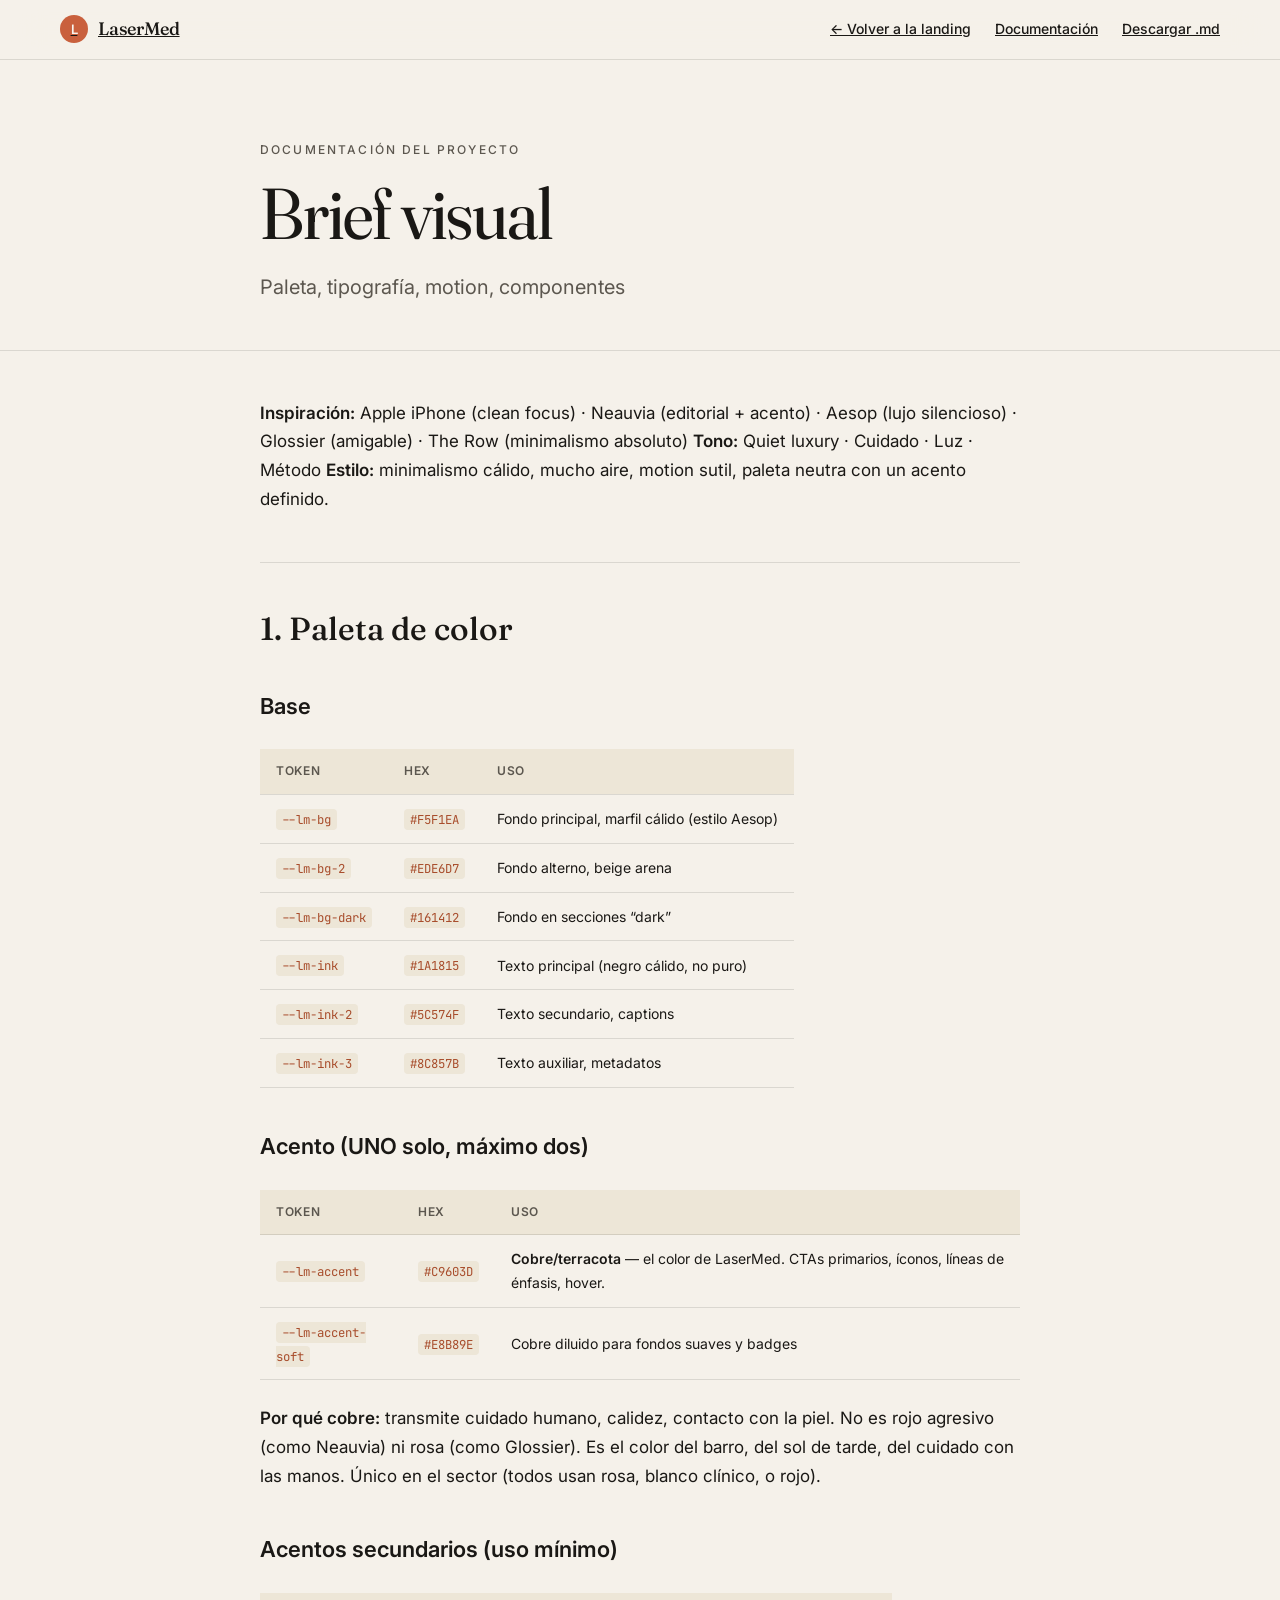
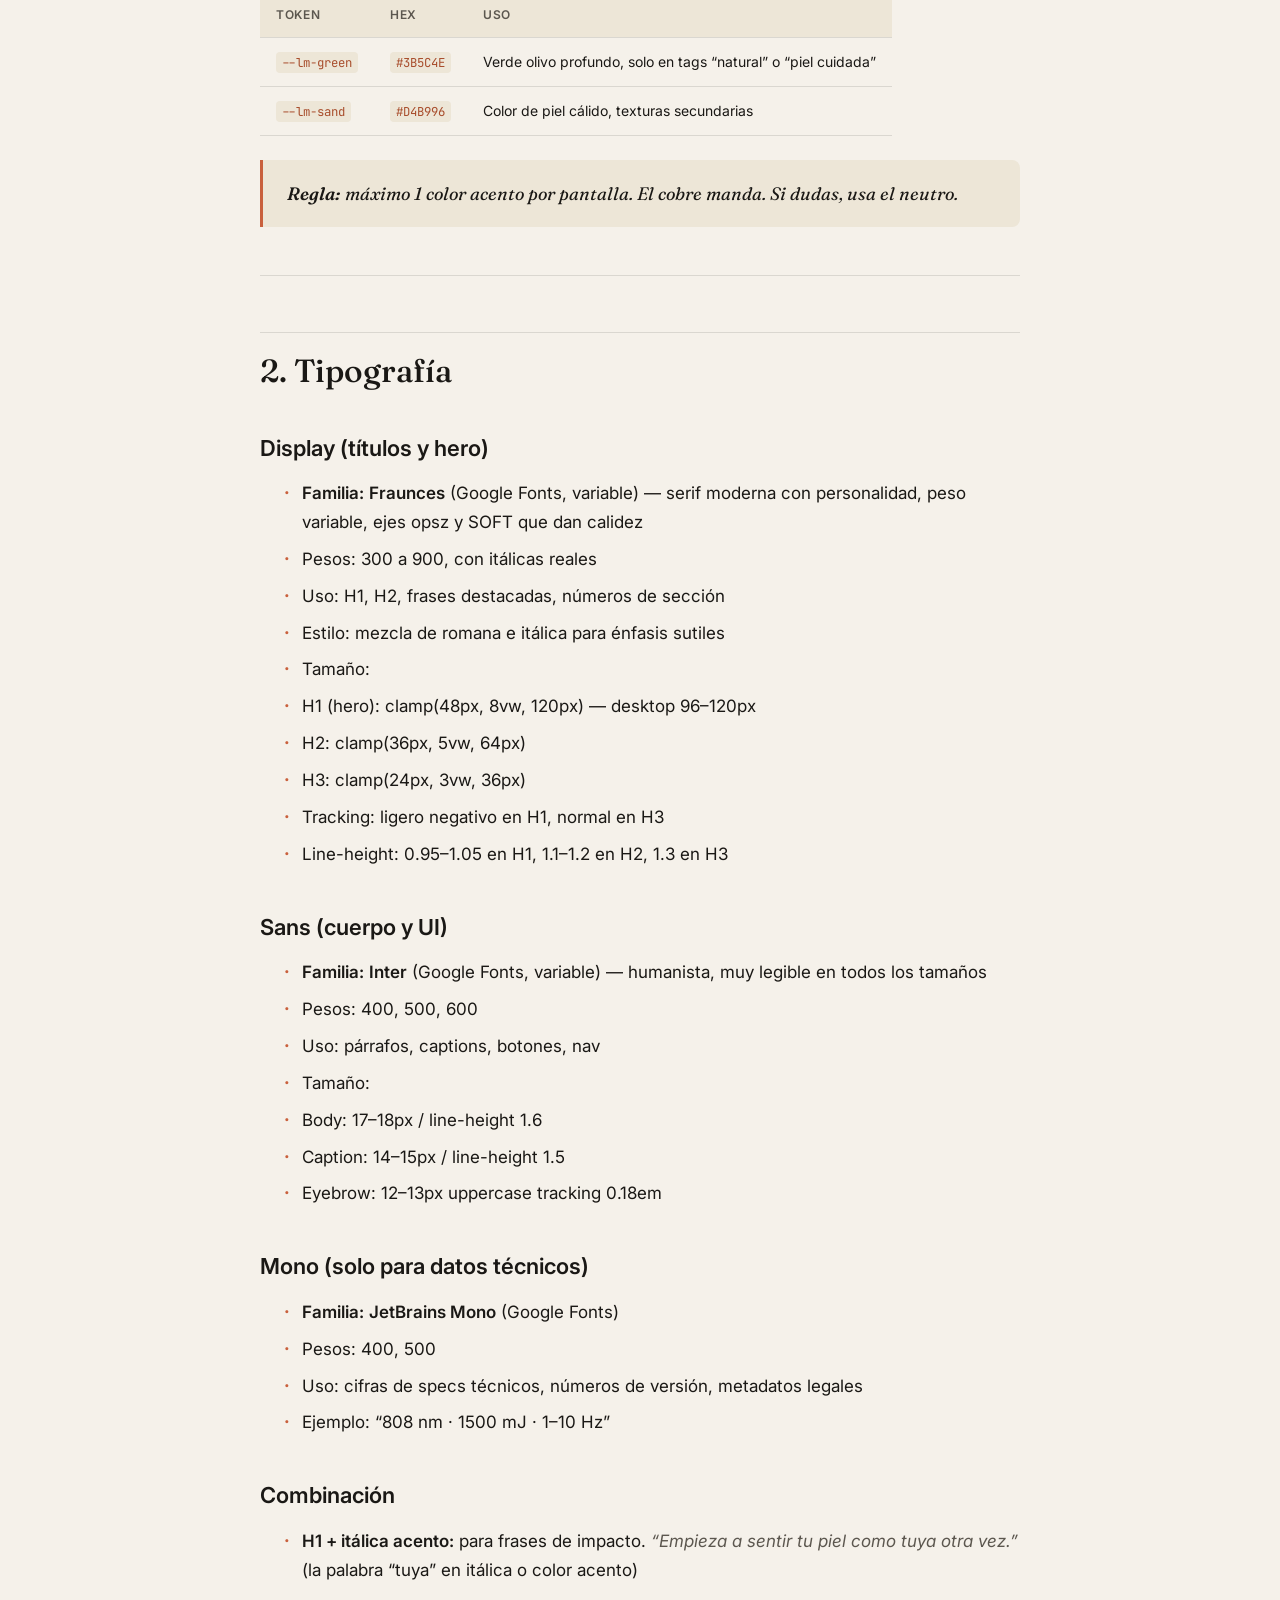
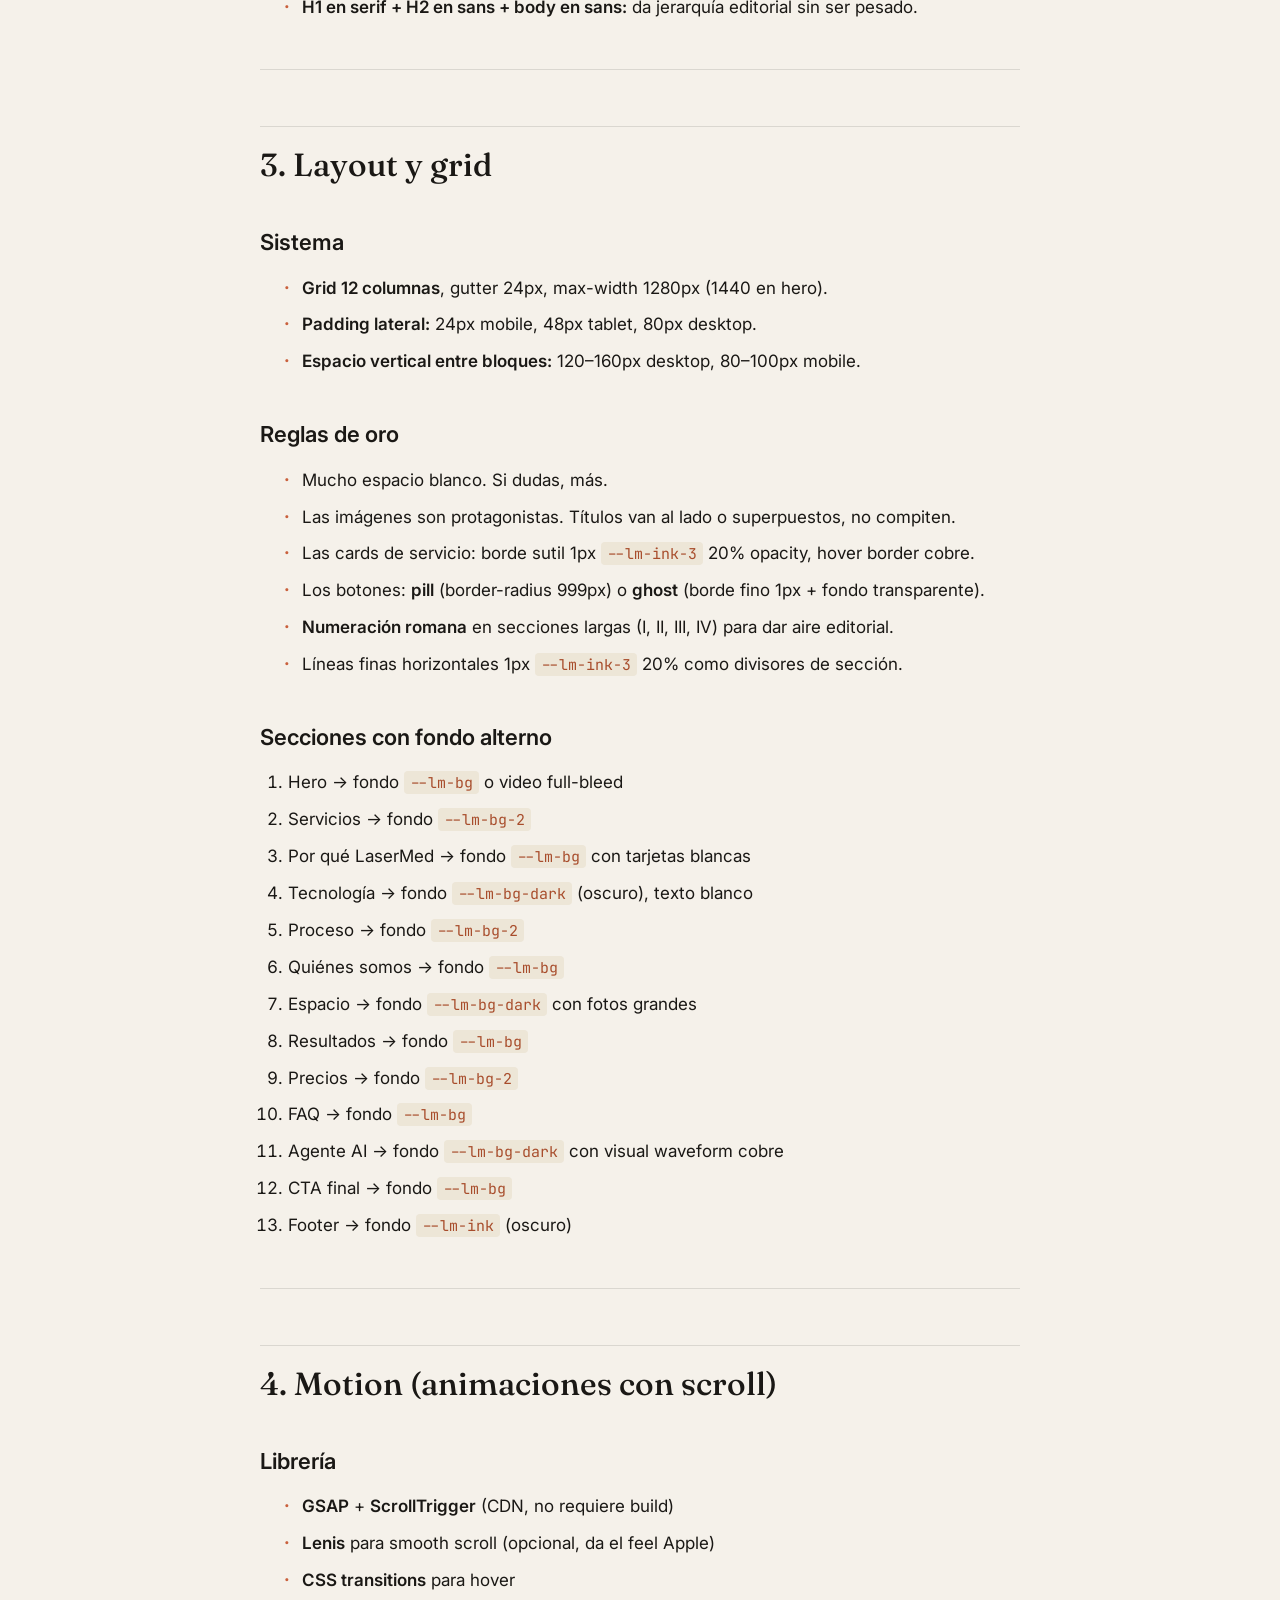
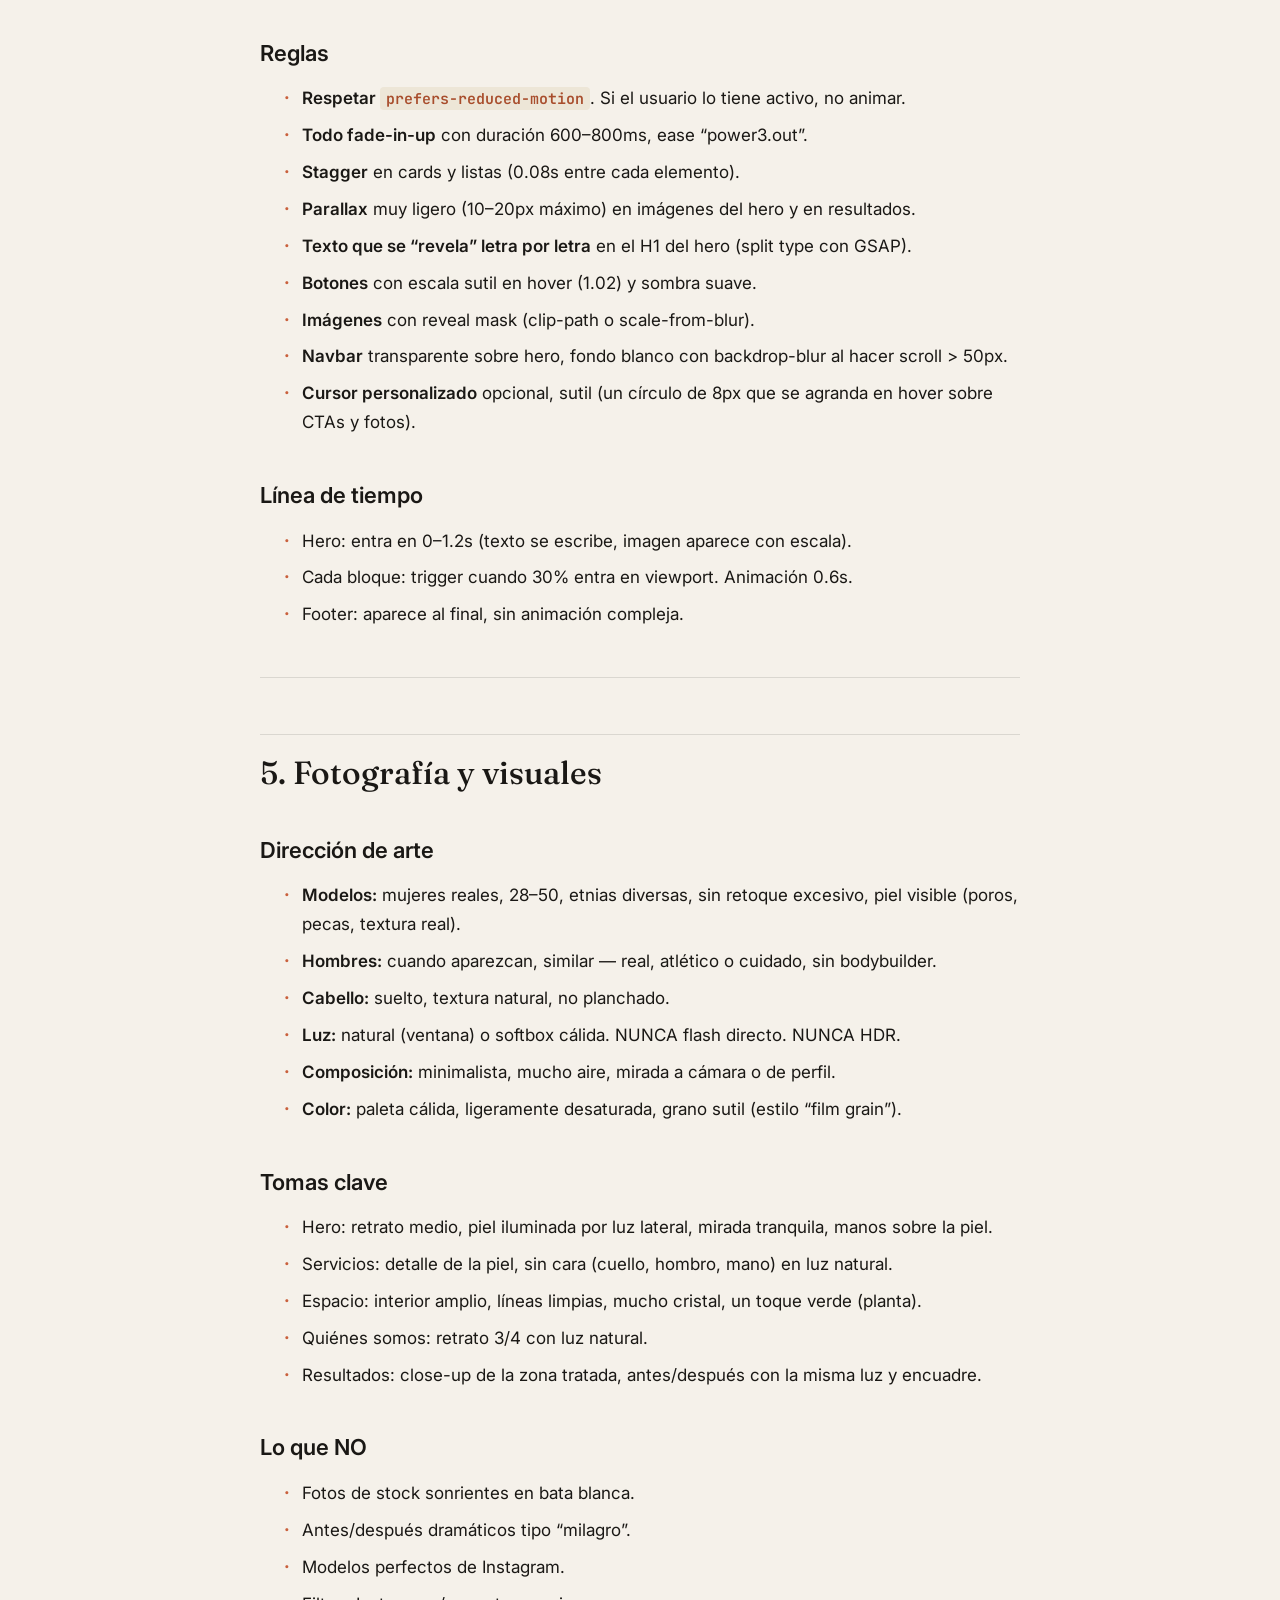
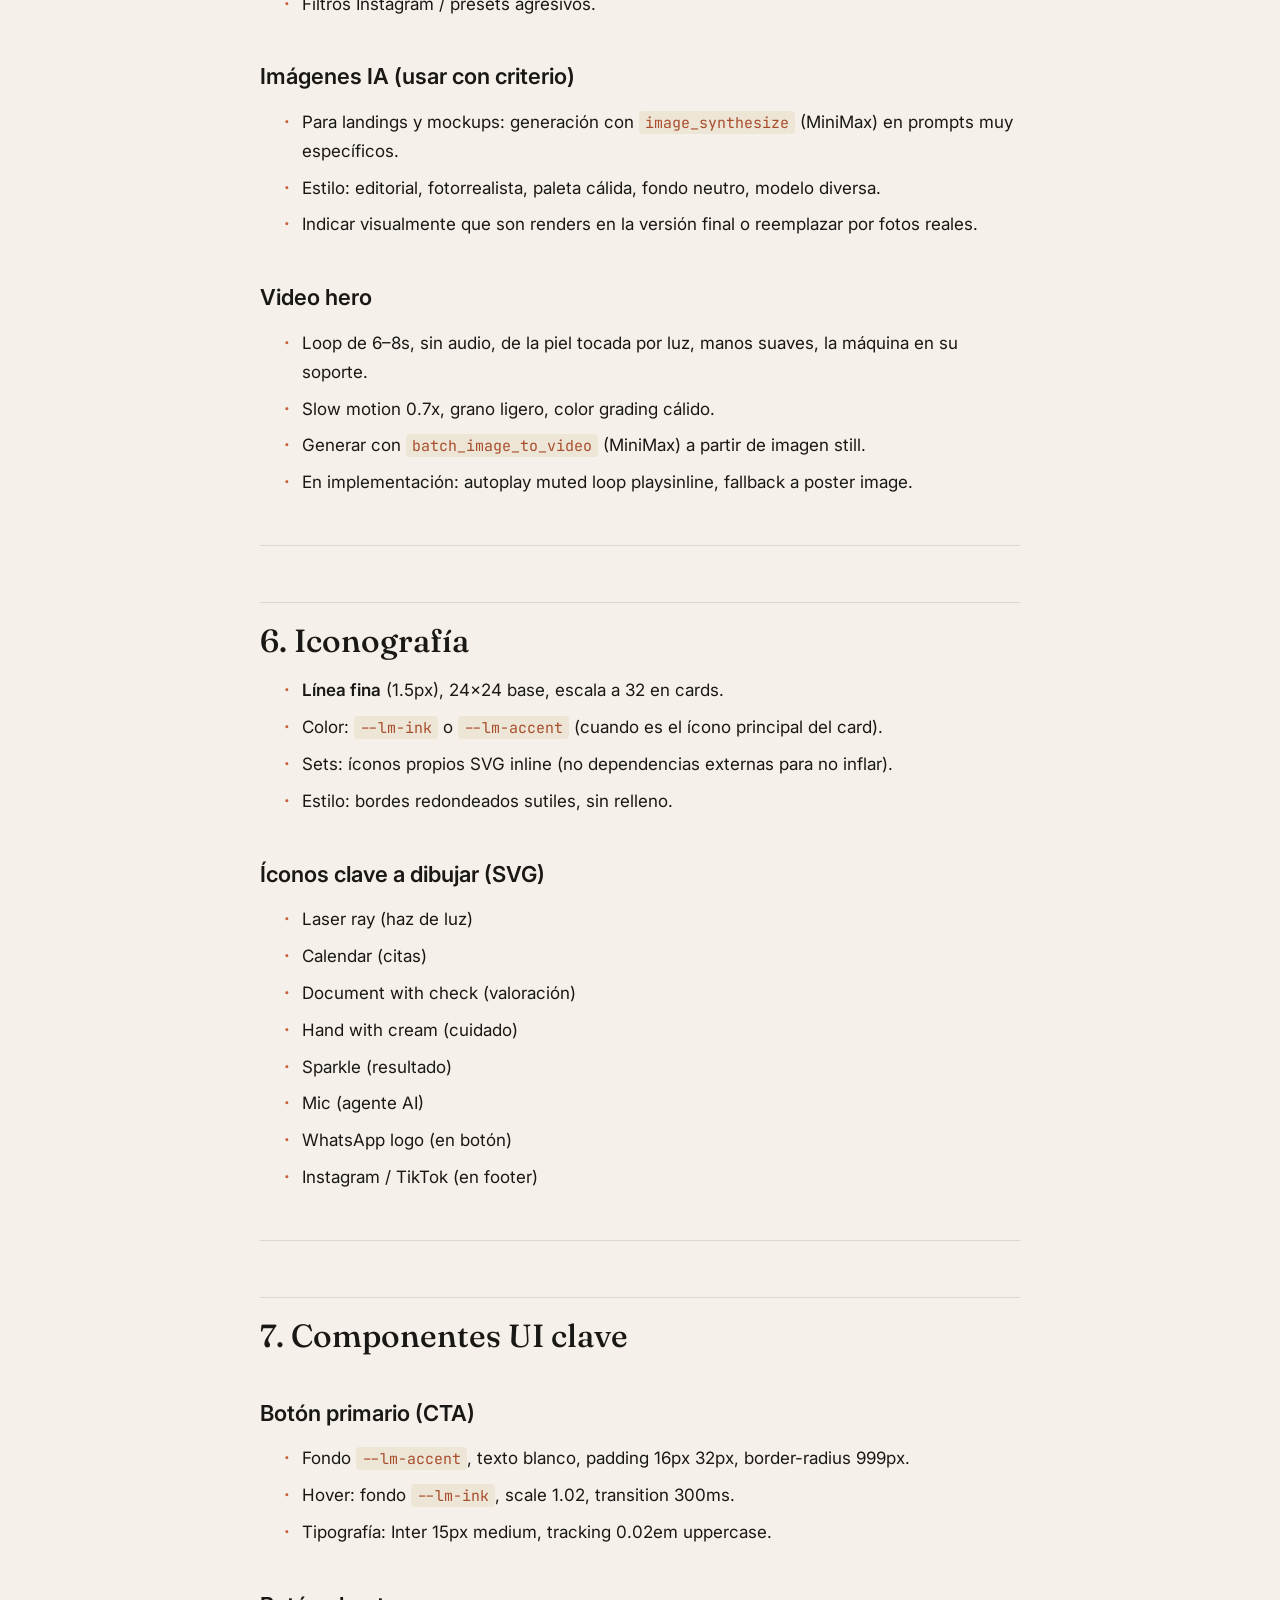
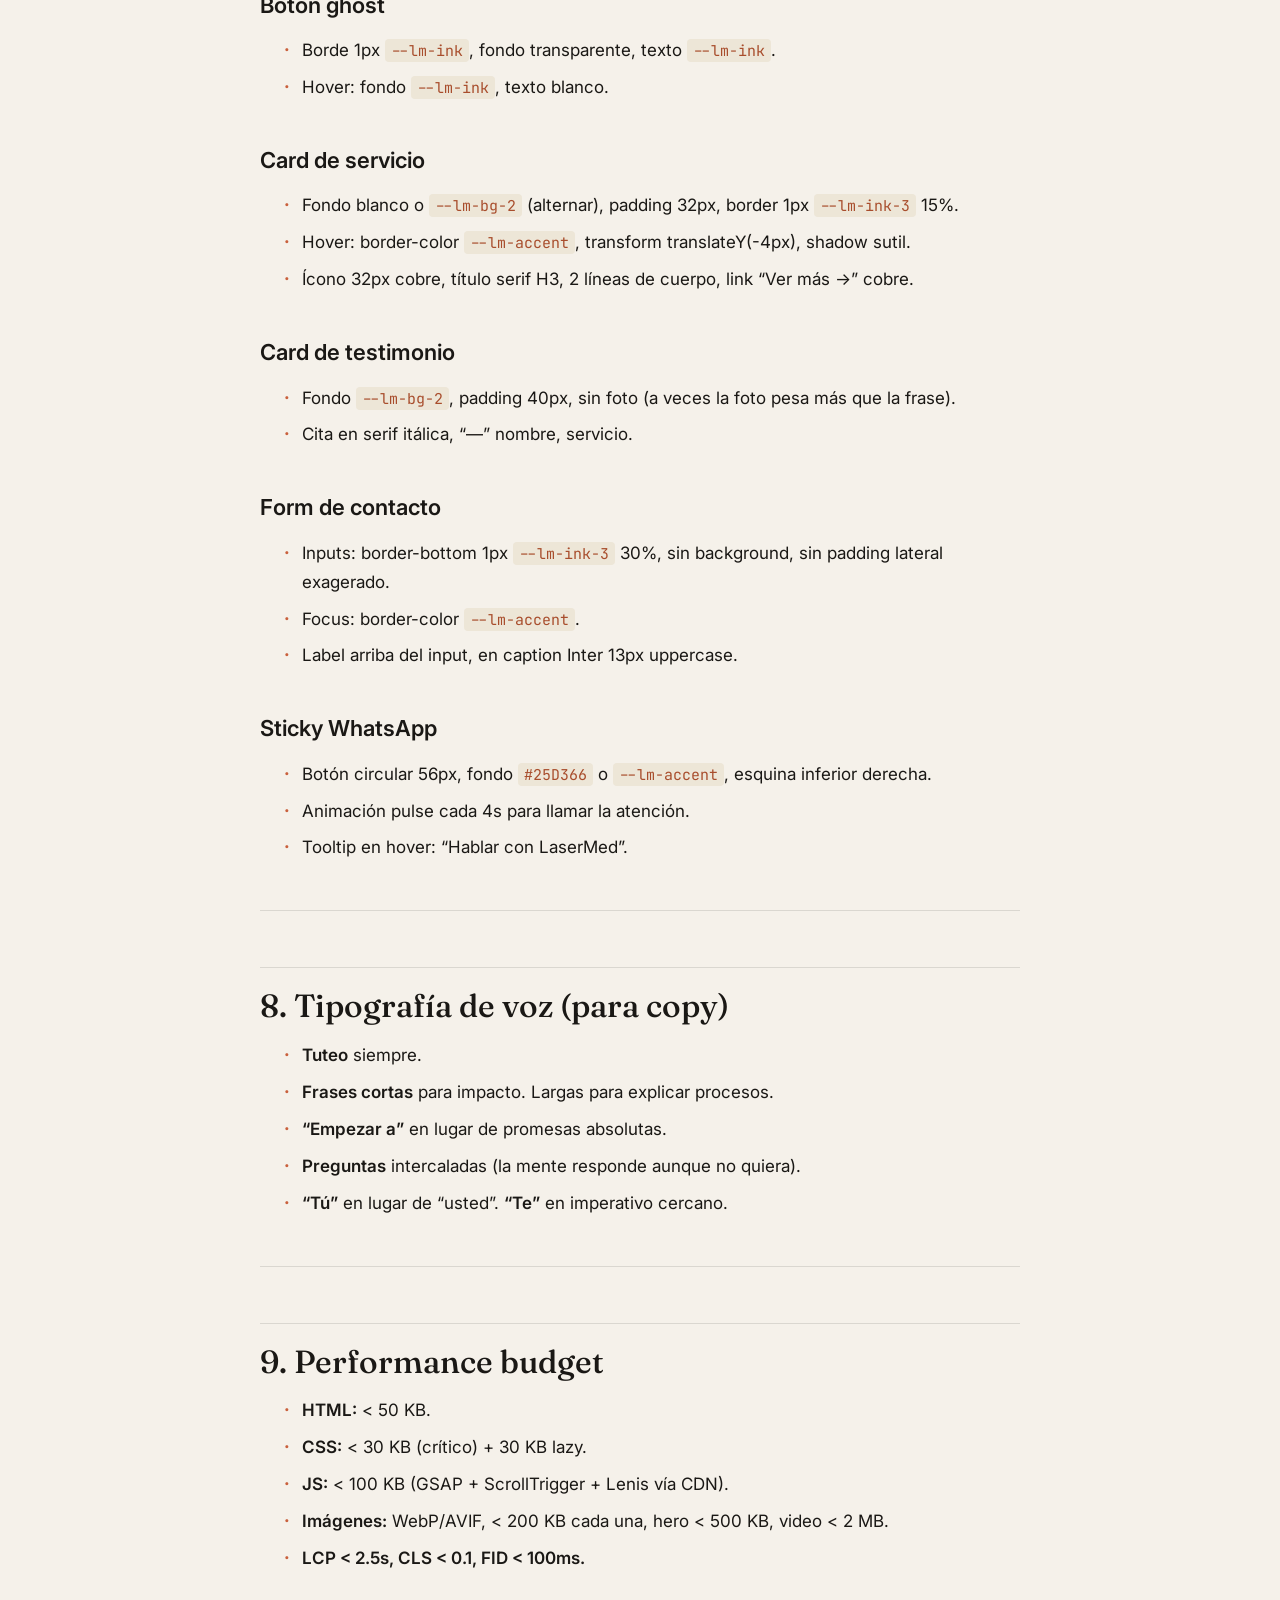
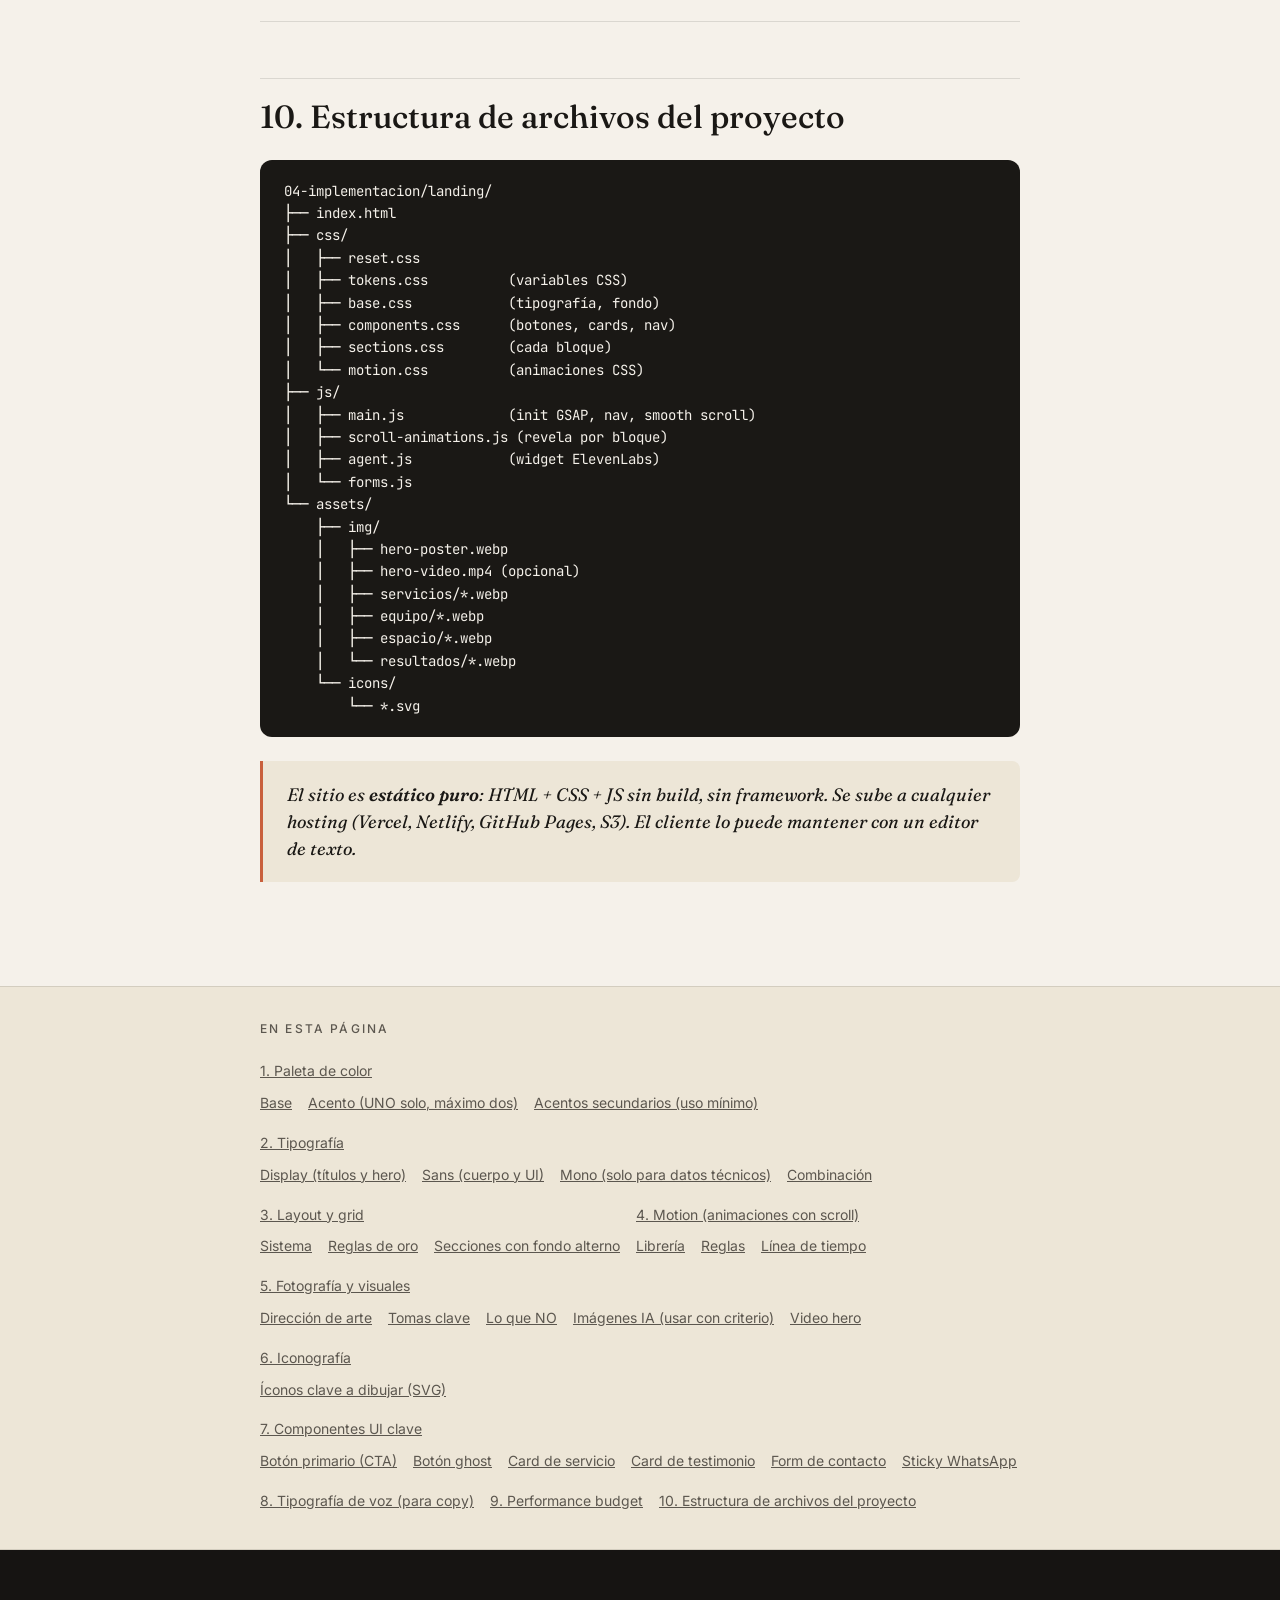
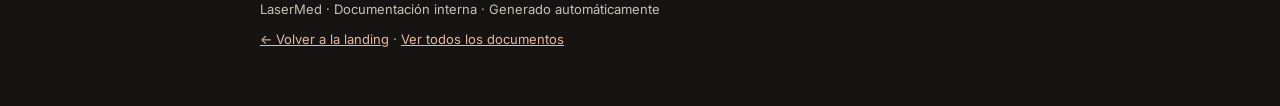
<file: docs/brief-visual.html>
<!DOCTYPE html>
<html lang="es-MX">
<head>
  <meta charset="UTF-8" />
  <meta name="viewport" content="width=device-width, initial-scale=1.0" />
  <title>Brief visual · LaserMed · Documentación</title>
  <meta name="description" content="Paleta, tipografía, motion, componentes" />
  <link rel="icon" type="image/svg+xml" href="data:image/svg+xml,%3Csvg xmlns='http://www.w3.org/2000/svg' viewBox='0 0 32 32'%3E%3Crect width='32' height='32' rx='8' fill='%23c9603d'/%3E%3Ctext x='16' y='22' text-anchor='middle' font-family='serif' font-size='18' fill='%23f8f5ef' font-weight='500'%3EL%3C/text%3E%3C/svg%3E" />
  <link rel="preconnect" href="https://fonts.googleapis.com" />
  <link rel="preconnect" href="https://fonts.gstatic.com" crossorigin />
  <link href="https://fonts.googleapis.com/css2?family=Fraunces:ital,opsz,wght,SOFT@0,9..144,300..900,0..100;1,9..144,300..900,0..100&family=Inter:wght@300;400;500;600;700&family=JetBrains+Mono:wght@400;500&display=swap" rel="stylesheet" />
  <link rel="stylesheet" href="../docs-assets/docs.css" />
</head>
<body>

<header class="docs-nav">
  <div class="docs-nav__inner">
    <a href="../index.html" class="docs-nav__logo">
      <span class="docs-nav__mark">L</span>
      <span>LaserMed</span>
    </a>
    <nav class="docs-nav__links">
      <a href="../index.html">← Volver a la landing</a>
      <a href="index.html">Documentación</a>
      <a href="raw/brief-visual.md">Descargar .md</a>
    </nav>
  </div>
</header>

<main class="docs-main">

<header class="docs-header">
  <div class="docs-container">
    <div class="docs-header__eyebrow">Documentación del proyecto</div>
    <h1 class="docs-header__title">Brief visual</h1>
    <p class="docs-header__tagline">Paleta, tipografía, motion, componentes</p>
  </div>
</header>

<article class="docs-article">
  <div class="docs-container">
    <p><strong>Inspiración:</strong> Apple iPhone (clean focus) · Neauvia (editorial + acento) · Aesop (lujo silencioso) · Glossier (amigable) · The Row (minimalismo absoluto)
<strong>Tono:</strong> Quiet luxury · Cuidado · Luz · Método
<strong>Estilo:</strong> minimalismo cálido, mucho aire, motion sutil, paleta neutra con un acento definido.</p>
<hr />
<h2 id="1-paleta-de-color">1. Paleta de color</h2>
<h3 id="base">Base</h3>
<table>
<thead>
<tr>
<th>Token</th>
<th>HEX</th>
<th>Uso</th>
</tr>
</thead>
<tbody>
<tr>
<td><code>--lm-bg</code></td>
<td><code>#F5F1EA</code></td>
<td>Fondo principal, marfil cálido (estilo Aesop)</td>
</tr>
<tr>
<td><code>--lm-bg-2</code></td>
<td><code>#EDE6D7</code></td>
<td>Fondo alterno, beige arena</td>
</tr>
<tr>
<td><code>--lm-bg-dark</code></td>
<td><code>#161412</code></td>
<td>Fondo en secciones &ldquo;dark&rdquo;</td>
</tr>
<tr>
<td><code>--lm-ink</code></td>
<td><code>#1A1815</code></td>
<td>Texto principal (negro cálido, no puro)</td>
</tr>
<tr>
<td><code>--lm-ink-2</code></td>
<td><code>#5C574F</code></td>
<td>Texto secundario, captions</td>
</tr>
<tr>
<td><code>--lm-ink-3</code></td>
<td><code>#8C857B</code></td>
<td>Texto auxiliar, metadatos</td>
</tr>
</tbody>
</table>
<h3 id="acento-uno-solo-maximo-dos">Acento (UNO solo, máximo dos)</h3>
<table>
<thead>
<tr>
<th>Token</th>
<th>HEX</th>
<th>Uso</th>
</tr>
</thead>
<tbody>
<tr>
<td><code>--lm-accent</code></td>
<td><code>#C9603D</code></td>
<td><strong>Cobre/terracota</strong> — el color de LaserMed. CTAs primarios, íconos, líneas de énfasis, hover.</td>
</tr>
<tr>
<td><code>--lm-accent-soft</code></td>
<td><code>#E8B89E</code></td>
<td>Cobre diluido para fondos suaves y badges</td>
</tr>
</tbody>
</table>
<p><strong>Por qué cobre:</strong> transmite cuidado humano, calidez, contacto con la piel. No es rojo agresivo (como Neauvia) ni rosa (como Glossier). Es el color del barro, del sol de tarde, del cuidado con las manos. Único en el sector (todos usan rosa, blanco clínico, o rojo).</p>
<h3 id="acentos-secundarios-uso-minimo">Acentos secundarios (uso mínimo)</h3>
<table>
<thead>
<tr>
<th>Token</th>
<th>HEX</th>
<th>Uso</th>
</tr>
</thead>
<tbody>
<tr>
<td><code>--lm-green</code></td>
<td><code>#3B5C4E</code></td>
<td>Verde olivo profundo, solo en tags &ldquo;natural&rdquo; o &ldquo;piel cuidada&rdquo;</td>
</tr>
<tr>
<td><code>--lm-sand</code></td>
<td><code>#D4B996</code></td>
<td>Color de piel cálido, texturas secundarias</td>
</tr>
</tbody>
</table>
<blockquote>
<p><strong>Regla:</strong> máximo 1 color acento por pantalla. El cobre manda. Si dudas, usa el neutro.</p>
</blockquote>
<hr />
<h2 id="2-tipografia">2. Tipografía</h2>
<h3 id="display-titulos-y-hero">Display (títulos y hero)</h3>
<ul>
<li><strong>Familia:</strong> <strong>Fraunces</strong> (Google Fonts, variable) — serif moderna con personalidad, peso variable, ejes opsz y SOFT que dan calidez</li>
<li>Pesos: 300 a 900, con itálicas reales</li>
<li>Uso: H1, H2, frases destacadas, números de sección</li>
<li>Estilo: mezcla de romana e itálica para énfasis sutiles</li>
<li>Tamaño:</li>
<li>H1 (hero): clamp(48px, 8vw, 120px) — desktop 96–120px</li>
<li>H2: clamp(36px, 5vw, 64px)</li>
<li>H3: clamp(24px, 3vw, 36px)</li>
<li>Tracking: ligero negativo en H1, normal en H3</li>
<li>Line-height: 0.95–1.05 en H1, 1.1–1.2 en H2, 1.3 en H3</li>
</ul>
<h3 id="sans-cuerpo-y-ui">Sans (cuerpo y UI)</h3>
<ul>
<li><strong>Familia:</strong> <strong>Inter</strong> (Google Fonts, variable) — humanista, muy legible en todos los tamaños</li>
<li>Pesos: 400, 500, 600</li>
<li>Uso: párrafos, captions, botones, nav</li>
<li>Tamaño:</li>
<li>Body: 17–18px / line-height 1.6</li>
<li>Caption: 14–15px / line-height 1.5</li>
<li>Eyebrow: 12–13px uppercase tracking 0.18em</li>
</ul>
<h3 id="mono-solo-para-datos-tecnicos">Mono (solo para datos técnicos)</h3>
<ul>
<li><strong>Familia:</strong> <strong>JetBrains Mono</strong> (Google Fonts)</li>
<li>Pesos: 400, 500</li>
<li>Uso: cifras de specs técnicos, números de versión, metadatos legales</li>
<li>Ejemplo: &ldquo;808 nm · 1500 mJ · 1–10 Hz&rdquo;</li>
</ul>
<h3 id="combinacion">Combinación</h3>
<ul>
<li><strong>H1 + itálica acento:</strong> para frases de impacto. <em>&ldquo;Empieza a sentir tu piel como </em><em>tuya</em><em> otra vez.&rdquo;</em> (la palabra &ldquo;tuya&rdquo; en itálica o color acento)</li>
<li><strong>H1 en serif + H2 en sans + body en sans:</strong> da jerarquía editorial sin ser pesado.</li>
</ul>
<hr />
<h2 id="3-layout-y-grid">3. Layout y grid</h2>
<h3 id="sistema">Sistema</h3>
<ul>
<li><strong>Grid 12 columnas</strong>, gutter 24px, max-width 1280px (1440 en hero).</li>
<li><strong>Padding lateral:</strong> 24px mobile, 48px tablet, 80px desktop.</li>
<li><strong>Espacio vertical entre bloques:</strong> 120–160px desktop, 80–100px mobile.</li>
</ul>
<h3 id="reglas-de-oro">Reglas de oro</h3>
<ul>
<li>Mucho espacio blanco. Si dudas, más.</li>
<li>Las imágenes son protagonistas. Títulos van al lado o superpuestos, no compiten.</li>
<li>Las cards de servicio: borde sutil 1px <code>--lm-ink-3</code> 20% opacity, hover border cobre.</li>
<li>Los botones: <strong>pill</strong> (border-radius 999px) o <strong>ghost</strong> (borde fino 1px + fondo transparente).</li>
<li><strong>Numeración romana</strong> en secciones largas (I, II, III, IV) para dar aire editorial.</li>
<li>Líneas finas horizontales 1px <code>--lm-ink-3</code> 20% como divisores de sección.</li>
</ul>
<h3 id="secciones-con-fondo-alterno">Secciones con fondo alterno</h3>
<ol>
<li>Hero → fondo <code>--lm-bg</code> o video full-bleed</li>
<li>Servicios → fondo <code>--lm-bg-2</code></li>
<li>Por qué LaserMed → fondo <code>--lm-bg</code> con tarjetas blancas</li>
<li>Tecnología → fondo <code>--lm-bg-dark</code> (oscuro), texto blanco</li>
<li>Proceso → fondo <code>--lm-bg-2</code></li>
<li>Quiénes somos → fondo <code>--lm-bg</code></li>
<li>Espacio → fondo <code>--lm-bg-dark</code> con fotos grandes</li>
<li>Resultados → fondo <code>--lm-bg</code></li>
<li>Precios → fondo <code>--lm-bg-2</code></li>
<li>FAQ → fondo <code>--lm-bg</code></li>
<li>Agente AI → fondo <code>--lm-bg-dark</code> con visual waveform cobre</li>
<li>CTA final → fondo <code>--lm-bg</code></li>
<li>Footer → fondo <code>--lm-ink</code> (oscuro)</li>
</ol>
<hr />
<h2 id="4-motion-animaciones-con-scroll">4. Motion (animaciones con scroll)</h2>
<h3 id="libreria">Librería</h3>
<ul>
<li><strong>GSAP</strong> + <strong>ScrollTrigger</strong> (CDN, no requiere build)</li>
<li><strong>Lenis</strong> para smooth scroll (opcional, da el feel Apple)</li>
<li><strong>CSS transitions</strong> para hover</li>
</ul>
<h3 id="reglas">Reglas</h3>
<ul>
<li><strong>Respetar <code>prefers-reduced-motion</code></strong>. Si el usuario lo tiene activo, no animar.</li>
<li><strong>Todo fade-in-up</strong> con duración 600–800ms, ease &ldquo;power3.out&rdquo;.</li>
<li><strong>Stagger</strong> en cards y listas (0.08s entre cada elemento).</li>
<li><strong>Parallax</strong> muy ligero (10–20px máximo) en imágenes del hero y en resultados.</li>
<li><strong>Texto que se &ldquo;revela&rdquo; letra por letra</strong> en el H1 del hero (split type con GSAP).</li>
<li><strong>Botones</strong> con escala sutil en hover (1.02) y sombra suave.</li>
<li><strong>Imágenes</strong> con reveal mask (clip-path o scale-from-blur).</li>
<li><strong>Navbar</strong> transparente sobre hero, fondo blanco con backdrop-blur al hacer scroll &gt; 50px.</li>
<li><strong>Cursor personalizado</strong> opcional, sutil (un círculo de 8px que se agranda en hover sobre CTAs y fotos).</li>
</ul>
<h3 id="linea-de-tiempo">Línea de tiempo</h3>
<ul>
<li>Hero: entra en 0–1.2s (texto se escribe, imagen aparece con escala).</li>
<li>Cada bloque: trigger cuando 30% entra en viewport. Animación 0.6s.</li>
<li>Footer: aparece al final, sin animación compleja.</li>
</ul>
<hr />
<h2 id="5-fotografia-y-visuales">5. Fotografía y visuales</h2>
<h3 id="direccion-de-arte">Dirección de arte</h3>
<ul>
<li><strong>Modelos:</strong> mujeres reales, 28–50, etnias diversas, sin retoque excesivo, piel visible (poros, pecas, textura real).</li>
<li><strong>Hombres:</strong> cuando aparezcan, similar — real, atlético o cuidado, sin bodybuilder.</li>
<li><strong>Cabello:</strong> suelto, textura natural, no planchado.</li>
<li><strong>Luz:</strong> natural (ventana) o softbox cálida. NUNCA flash directo. NUNCA HDR.</li>
<li><strong>Composición:</strong> minimalista, mucho aire, mirada a cámara o de perfil.</li>
<li><strong>Color:</strong> paleta cálida, ligeramente desaturada, grano sutil (estilo &ldquo;film grain&rdquo;).</li>
</ul>
<h3 id="tomas-clave">Tomas clave</h3>
<ul>
<li>Hero: retrato medio, piel iluminada por luz lateral, mirada tranquila, manos sobre la piel.</li>
<li>Servicios: detalle de la piel, sin cara (cuello, hombro, mano) en luz natural.</li>
<li>Espacio: interior amplio, líneas limpias, mucho cristal, un toque verde (planta).</li>
<li>Quiénes somos: retrato 3/4 con luz natural.</li>
<li>Resultados: close-up de la zona tratada, antes/después con la misma luz y encuadre.</li>
</ul>
<h3 id="lo-que-no">Lo que NO</h3>
<ul>
<li>Fotos de stock sonrientes en bata blanca.</li>
<li>Antes/después dramáticos tipo &ldquo;milagro&rdquo;.</li>
<li>Modelos perfectos de Instagram.</li>
<li>Filtros Instagram / presets agresivos.</li>
</ul>
<h3 id="imagenes-ia-usar-con-criterio">Imágenes IA (usar con criterio)</h3>
<ul>
<li>Para landings y mockups: generación con <code>image_synthesize</code> (MiniMax) en prompts muy específicos.</li>
<li>Estilo: editorial, fotorrealista, paleta cálida, fondo neutro, modelo diversa.</li>
<li>Indicar visualmente que son renders en la versión final o reemplazar por fotos reales.</li>
</ul>
<h3 id="video-hero">Video hero</h3>
<ul>
<li>Loop de 6–8s, sin audio, de la piel tocada por luz, manos suaves, la máquina en su soporte.</li>
<li>Slow motion 0.7x, grano ligero, color grading cálido.</li>
<li>Generar con <code>batch_image_to_video</code> (MiniMax) a partir de imagen still.</li>
<li>En implementación: autoplay muted loop playsinline, fallback a poster image.</li>
</ul>
<hr />
<h2 id="6-iconografia">6. Iconografía</h2>
<ul>
<li><strong>Línea fina</strong> (1.5px), 24×24 base, escala a 32 en cards.</li>
<li>Color: <code>--lm-ink</code> o <code>--lm-accent</code> (cuando es el ícono principal del card).</li>
<li>Sets: íconos propios SVG inline (no dependencias externas para no inflar).</li>
<li>Estilo: bordes redondeados sutiles, sin relleno.</li>
</ul>
<h3 id="iconos-clave-a-dibujar-svg">Íconos clave a dibujar (SVG)</h3>
<ul>
<li>Laser ray (haz de luz)</li>
<li>Calendar (citas)</li>
<li>Document with check (valoración)</li>
<li>Hand with cream (cuidado)</li>
<li>Sparkle (resultado)</li>
<li>Mic (agente AI)</li>
<li>WhatsApp logo (en botón)</li>
<li>Instagram / TikTok (en footer)</li>
</ul>
<hr />
<h2 id="7-componentes-ui-clave">7. Componentes UI clave</h2>
<h3 id="boton-primario-cta">Botón primario (CTA)</h3>
<ul>
<li>Fondo <code>--lm-accent</code>, texto blanco, padding 16px 32px, border-radius 999px.</li>
<li>Hover: fondo <code>--lm-ink</code>, scale 1.02, transition 300ms.</li>
<li>Tipografía: Inter 15px medium, tracking 0.02em uppercase.</li>
</ul>
<h3 id="boton-ghost">Botón ghost</h3>
<ul>
<li>Borde 1px <code>--lm-ink</code>, fondo transparente, texto <code>--lm-ink</code>.</li>
<li>Hover: fondo <code>--lm-ink</code>, texto blanco.</li>
</ul>
<h3 id="card-de-servicio">Card de servicio</h3>
<ul>
<li>Fondo blanco o <code>--lm-bg-2</code> (alternar), padding 32px, border 1px <code>--lm-ink-3</code> 15%.</li>
<li>Hover: border-color <code>--lm-accent</code>, transform translateY(-4px), shadow sutil.</li>
<li>Ícono 32px cobre, título serif H3, 2 líneas de cuerpo, link &ldquo;Ver más →&rdquo; cobre.</li>
</ul>
<h3 id="card-de-testimonio">Card de testimonio</h3>
<ul>
<li>Fondo <code>--lm-bg-2</code>, padding 40px, sin foto (a veces la foto pesa más que la frase).</li>
<li>Cita en serif itálica, &ldquo;—&rdquo; nombre, servicio.</li>
</ul>
<h3 id="form-de-contacto">Form de contacto</h3>
<ul>
<li>Inputs: border-bottom 1px <code>--lm-ink-3</code> 30%, sin background, sin padding lateral exagerado.</li>
<li>Focus: border-color <code>--lm-accent</code>.</li>
<li>Label arriba del input, en caption Inter 13px uppercase.</li>
</ul>
<h3 id="sticky-whatsapp">Sticky WhatsApp</h3>
<ul>
<li>Botón circular 56px, fondo <code>#25D366</code> o <code>--lm-accent</code>, esquina inferior derecha.</li>
<li>Animación pulse cada 4s para llamar la atención.</li>
<li>Tooltip en hover: &ldquo;Hablar con LaserMed&rdquo;.</li>
</ul>
<hr />
<h2 id="8-tipografia-de-voz-para-copy">8. Tipografía de voz (para copy)</h2>
<ul>
<li><strong>Tuteo</strong> siempre.</li>
<li><strong>Frases cortas</strong> para impacto. Largas para explicar procesos.</li>
<li><strong>&ldquo;Empezar a&rdquo;</strong> en lugar de promesas absolutas.</li>
<li><strong>Preguntas</strong> intercaladas (la mente responde aunque no quiera).</li>
<li><strong>&ldquo;Tú&rdquo;</strong> en lugar de &ldquo;usted&rdquo;. <strong>&ldquo;Te&rdquo;</strong> en imperativo cercano.</li>
</ul>
<hr />
<h2 id="9-performance-budget">9. Performance budget</h2>
<ul>
<li><strong>HTML:</strong> &lt; 50 KB.</li>
<li><strong>CSS:</strong> &lt; 30 KB (crítico) + 30 KB lazy.</li>
<li><strong>JS:</strong> &lt; 100 KB (GSAP + ScrollTrigger + Lenis vía CDN).</li>
<li><strong>Imágenes:</strong> WebP/AVIF, &lt; 200 KB cada una, hero &lt; 500 KB, video &lt; 2 MB.</li>
<li><strong>LCP &lt; 2.5s, CLS &lt; 0.1, FID &lt; 100ms.</strong></li>
</ul>
<hr />
<h2 id="10-estructura-de-archivos-del-proyecto">10. Estructura de archivos del proyecto</h2>
<pre><code>04-implementacion/landing/
├── index.html
├── css/
│   ├── reset.css
│   ├── tokens.css          (variables CSS)
│   ├── base.css            (tipografía, fondo)
│   ├── components.css      (botones, cards, nav)
│   ├── sections.css        (cada bloque)
│   └── motion.css          (animaciones CSS)
├── js/
│   ├── main.js             (init GSAP, nav, smooth scroll)
│   ├── scroll-animations.js (revela por bloque)
│   ├── agent.js            (widget ElevenLabs)
│   └── forms.js
└── assets/
    ├── img/
    │   ├── hero-poster.webp
    │   ├── hero-video.mp4 (opcional)
    │   ├── servicios/*.webp
    │   ├── equipo/*.webp
    │   ├── espacio/*.webp
    │   └── resultados/*.webp
    └── icons/
        └── *.svg
</code></pre>
<blockquote>
<p>El sitio es <strong>estático puro</strong>: HTML + CSS + JS sin build, sin framework. Se sube a cualquier hosting (Vercel, Netlify, GitHub Pages, S3). El cliente lo puede mantener con un editor de texto.</p>
</blockquote>
  </div>
</article>

<aside class="docs-toc">
  <div class="docs-container">
    <div class="docs-toc__sticky">
      <div class="docs-toc__label">En esta página</div>
      <div class="toc">
<ul>
<li><a href="#1-paleta-de-color">1. Paleta de color</a><ul>
<li><a href="#base">Base</a></li>
<li><a href="#acento-uno-solo-maximo-dos">Acento (UNO solo, máximo dos)</a></li>
<li><a href="#acentos-secundarios-uso-minimo">Acentos secundarios (uso mínimo)</a></li>
</ul>
</li>
<li><a href="#2-tipografia">2. Tipografía</a><ul>
<li><a href="#display-titulos-y-hero">Display (títulos y hero)</a></li>
<li><a href="#sans-cuerpo-y-ui">Sans (cuerpo y UI)</a></li>
<li><a href="#mono-solo-para-datos-tecnicos">Mono (solo para datos técnicos)</a></li>
<li><a href="#combinacion">Combinación</a></li>
</ul>
</li>
<li><a href="#3-layout-y-grid">3. Layout y grid</a><ul>
<li><a href="#sistema">Sistema</a></li>
<li><a href="#reglas-de-oro">Reglas de oro</a></li>
<li><a href="#secciones-con-fondo-alterno">Secciones con fondo alterno</a></li>
</ul>
</li>
<li><a href="#4-motion-animaciones-con-scroll">4. Motion (animaciones con scroll)</a><ul>
<li><a href="#libreria">Librería</a></li>
<li><a href="#reglas">Reglas</a></li>
<li><a href="#linea-de-tiempo">Línea de tiempo</a></li>
</ul>
</li>
<li><a href="#5-fotografia-y-visuales">5. Fotografía y visuales</a><ul>
<li><a href="#direccion-de-arte">Dirección de arte</a></li>
<li><a href="#tomas-clave">Tomas clave</a></li>
<li><a href="#lo-que-no">Lo que NO</a></li>
<li><a href="#imagenes-ia-usar-con-criterio">Imágenes IA (usar con criterio)</a></li>
<li><a href="#video-hero">Video hero</a></li>
</ul>
</li>
<li><a href="#6-iconografia">6. Iconografía</a><ul>
<li><a href="#iconos-clave-a-dibujar-svg">Íconos clave a dibujar (SVG)</a></li>
</ul>
</li>
<li><a href="#7-componentes-ui-clave">7. Componentes UI clave</a><ul>
<li><a href="#boton-primario-cta">Botón primario (CTA)</a></li>
<li><a href="#boton-ghost">Botón ghost</a></li>
<li><a href="#card-de-servicio">Card de servicio</a></li>
<li><a href="#card-de-testimonio">Card de testimonio</a></li>
<li><a href="#form-de-contacto">Form de contacto</a></li>
<li><a href="#sticky-whatsapp">Sticky WhatsApp</a></li>
</ul>
</li>
<li><a href="#8-tipografia-de-voz-para-copy">8. Tipografía de voz (para copy)</a></li>
<li><a href="#9-performance-budget">9. Performance budget</a></li>
<li><a href="#10-estructura-de-archivos-del-proyecto">10. Estructura de archivos del proyecto</a></li>
</ul>
</div>

    </div>
  </div>
</aside>

<footer class="docs-footer">
  <div class="docs-container">
    <p>LaserMed · Documentación interna · Generado automáticamente</p>
    <p><a href="../index.html">← Volver a la landing</a> · <a href="index.html">Ver todos los documentos</a></p>
  </div>
</footer>

</main>

</body>
</html>
</file>
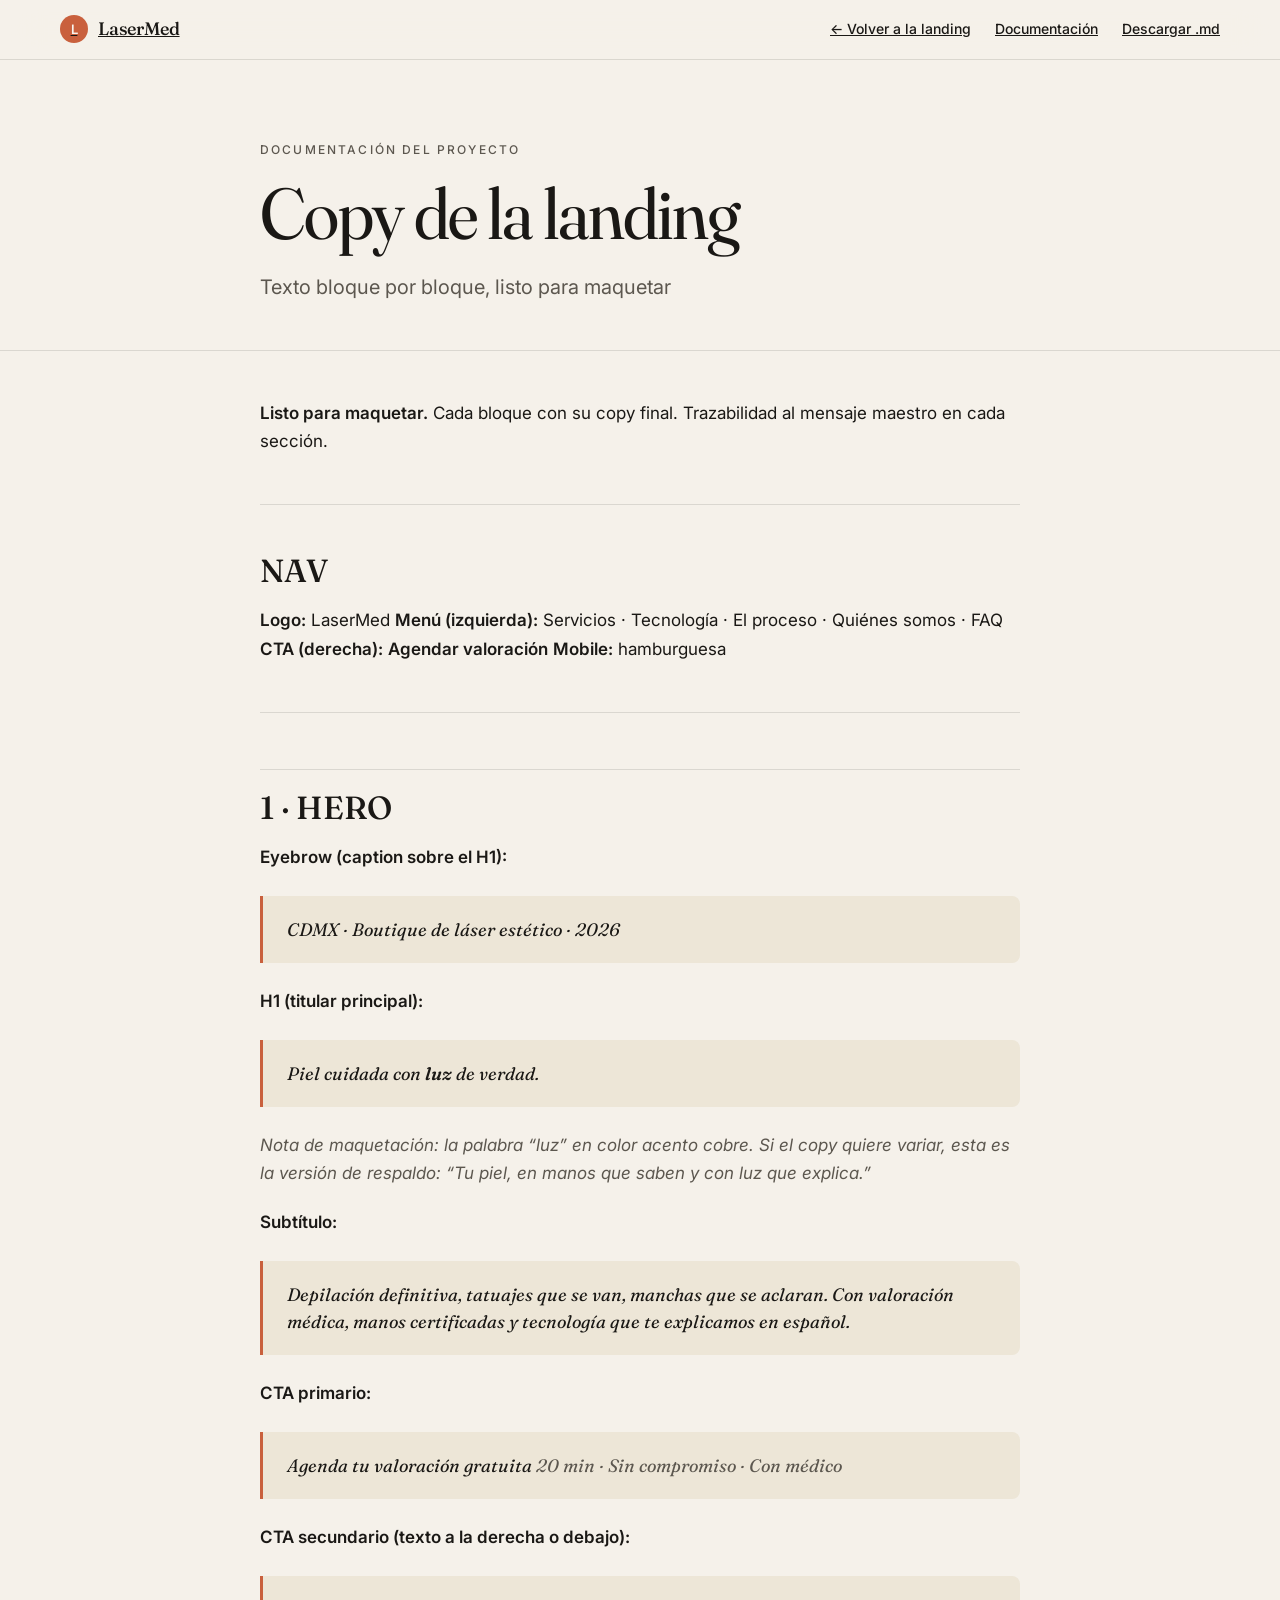
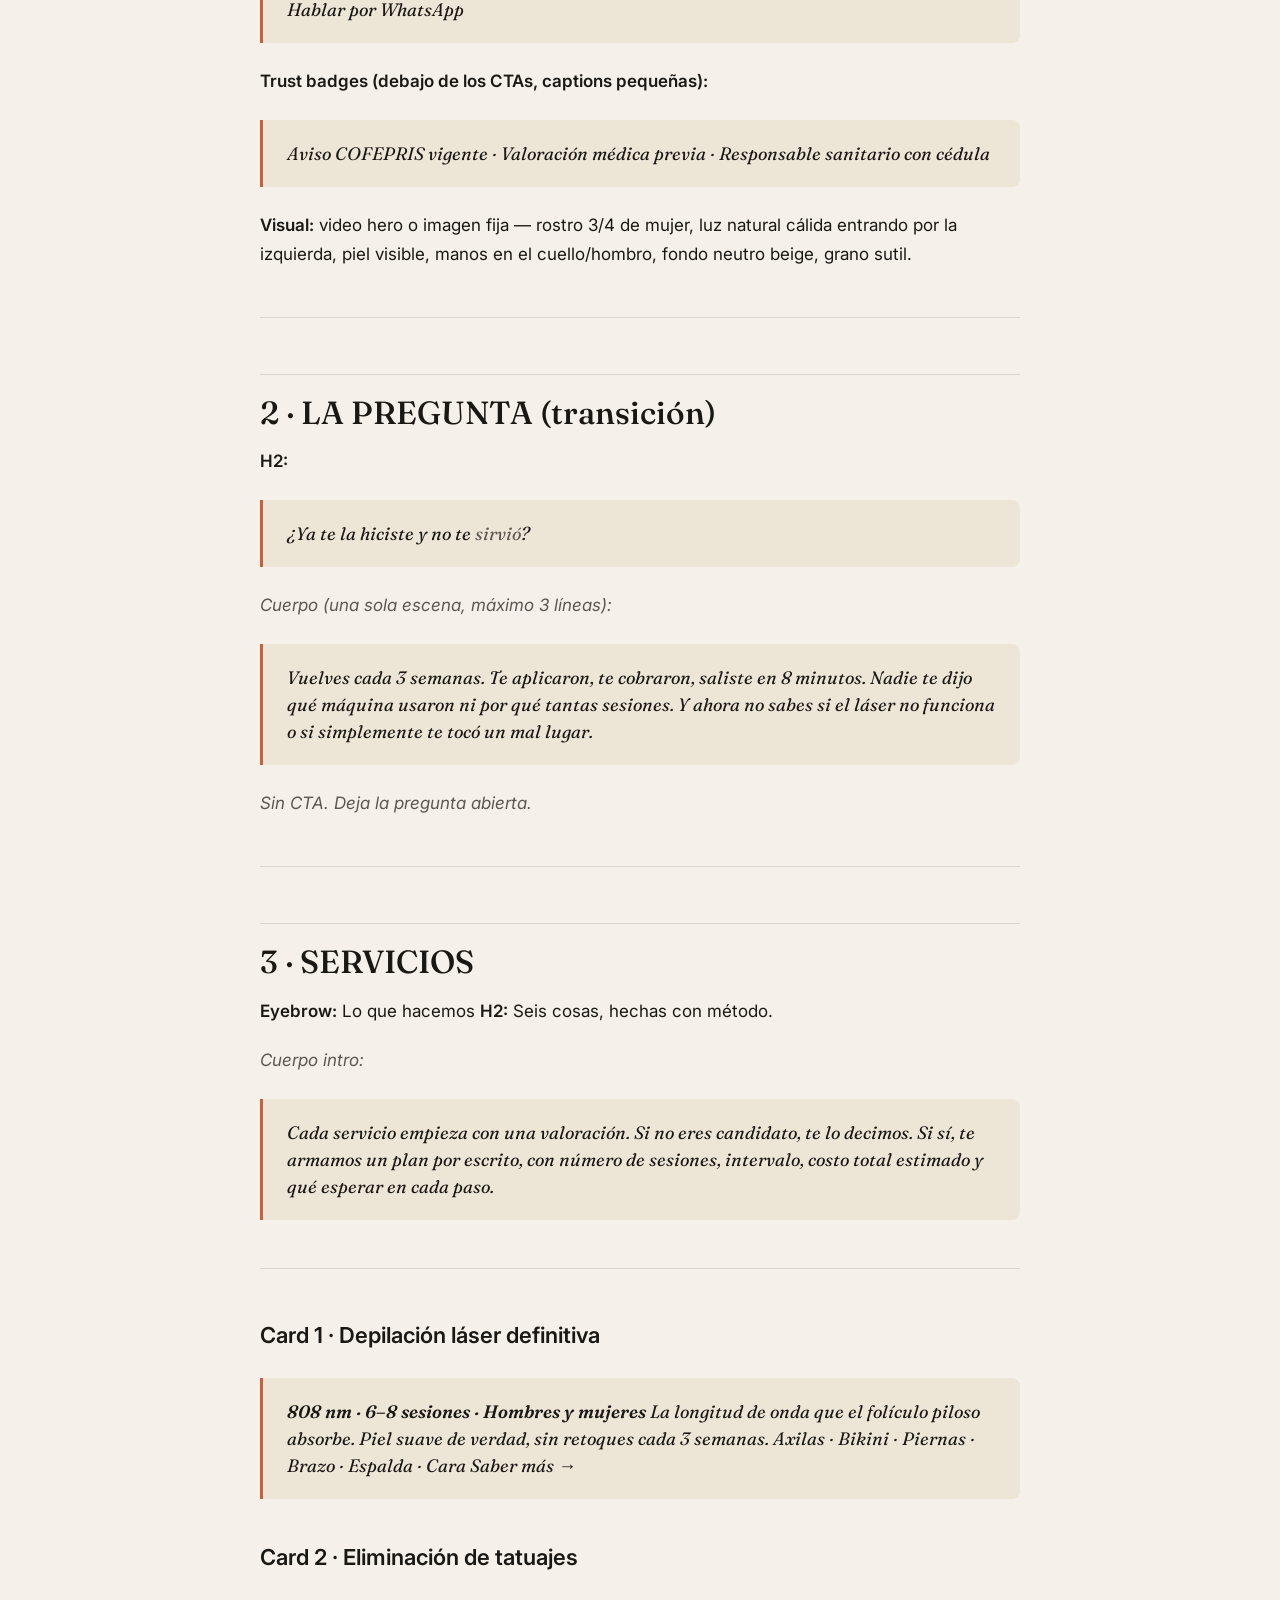
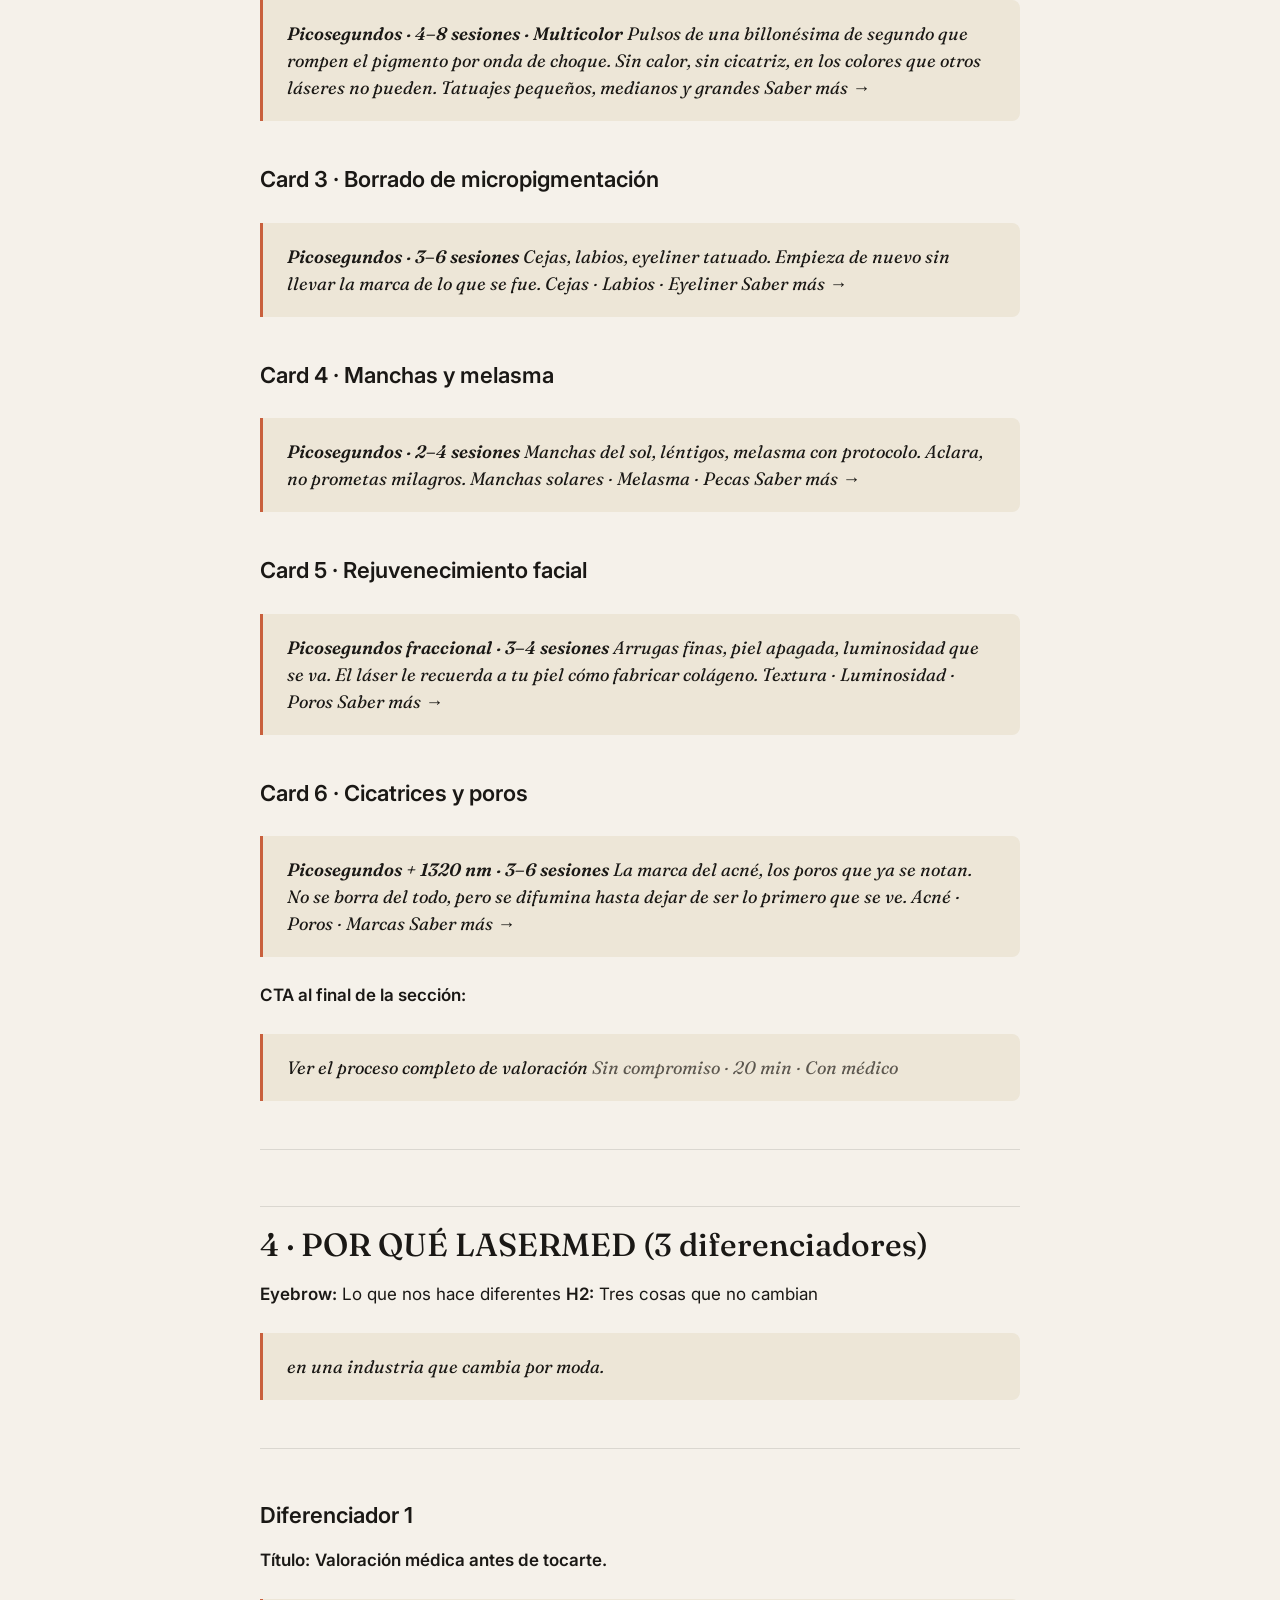
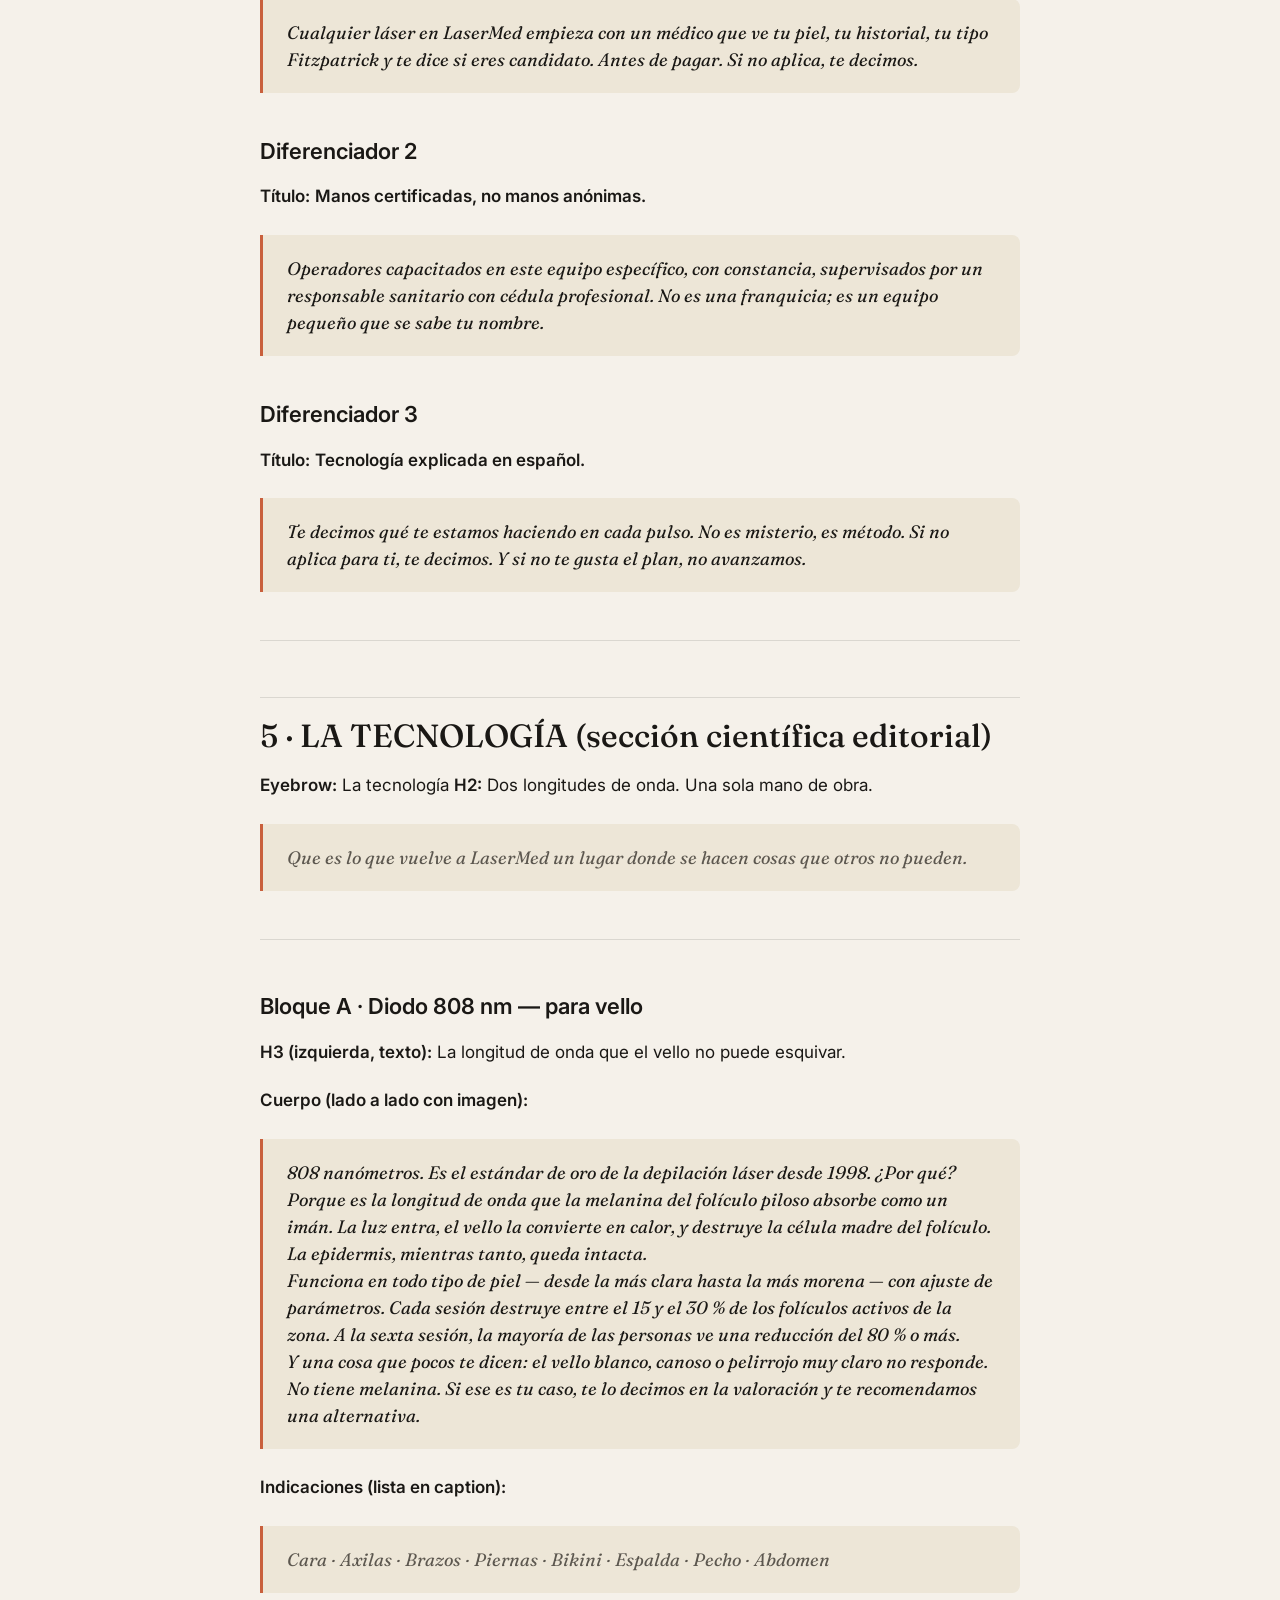
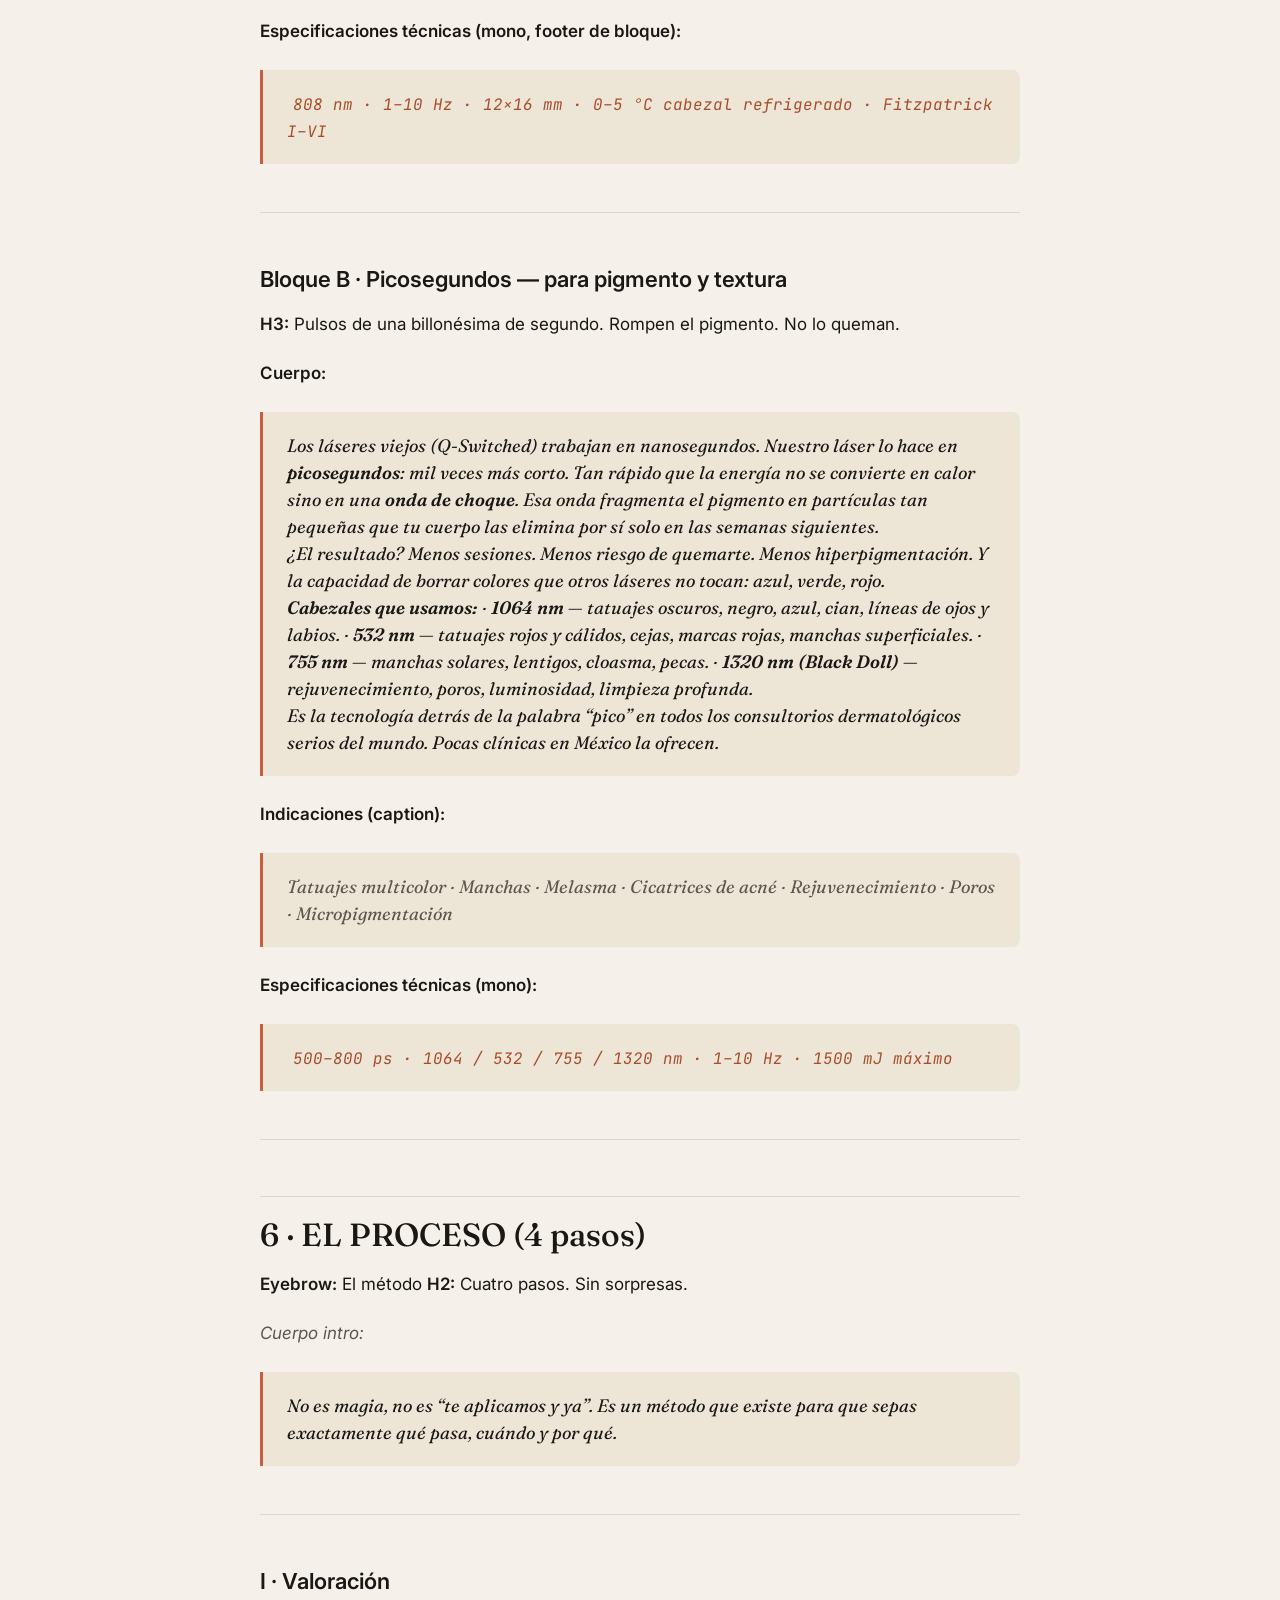
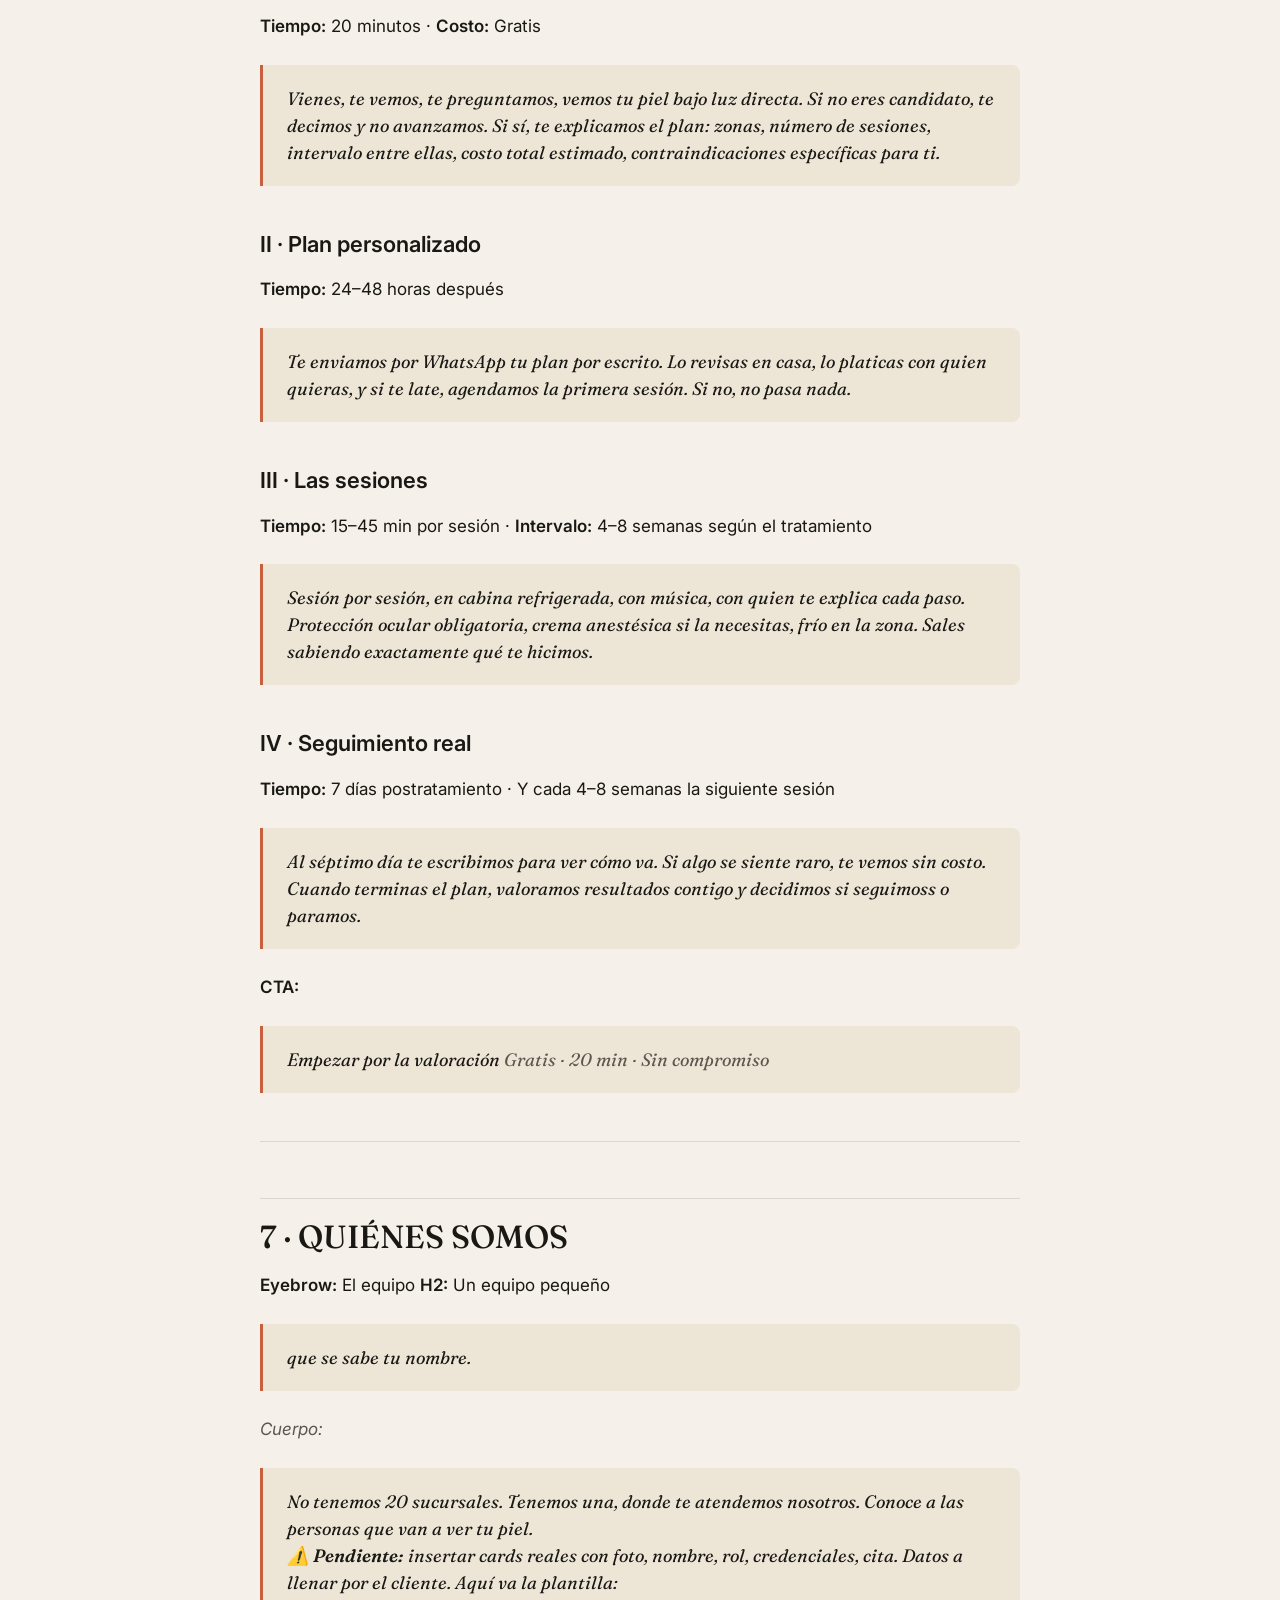
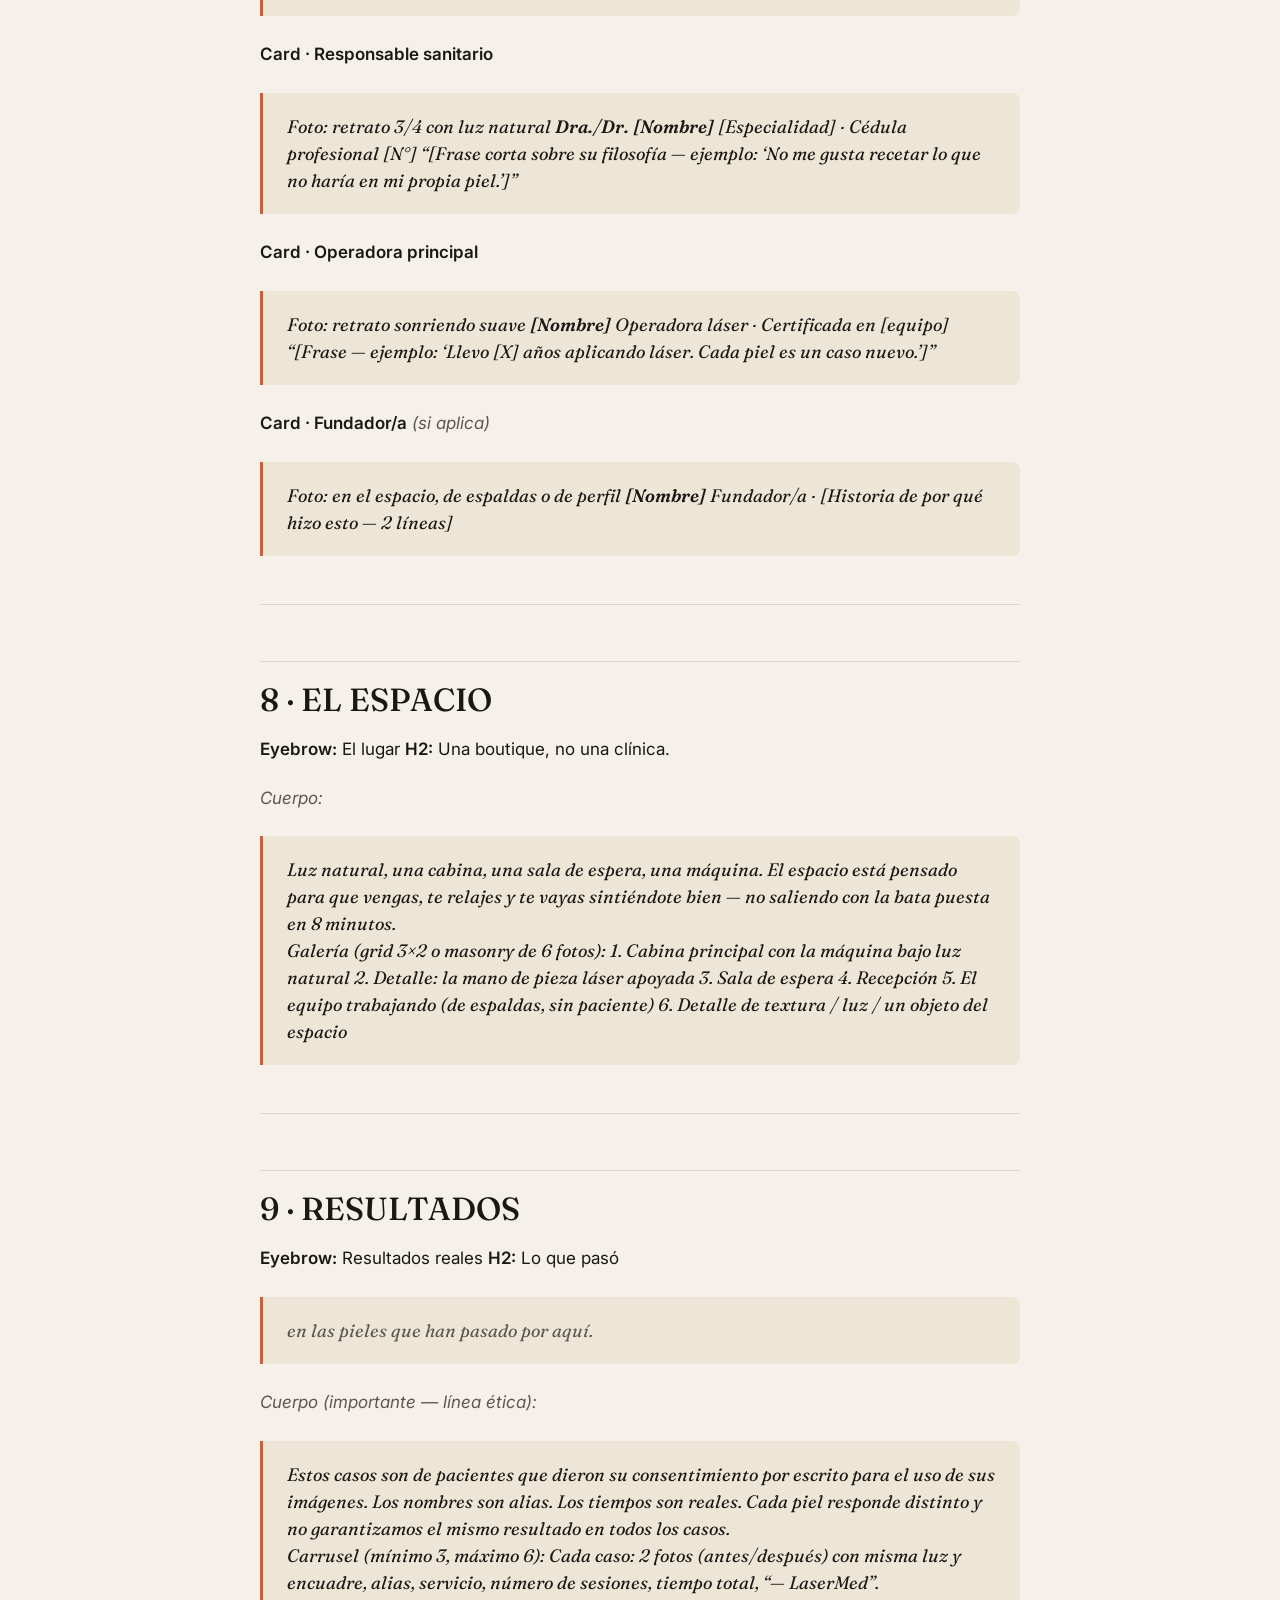
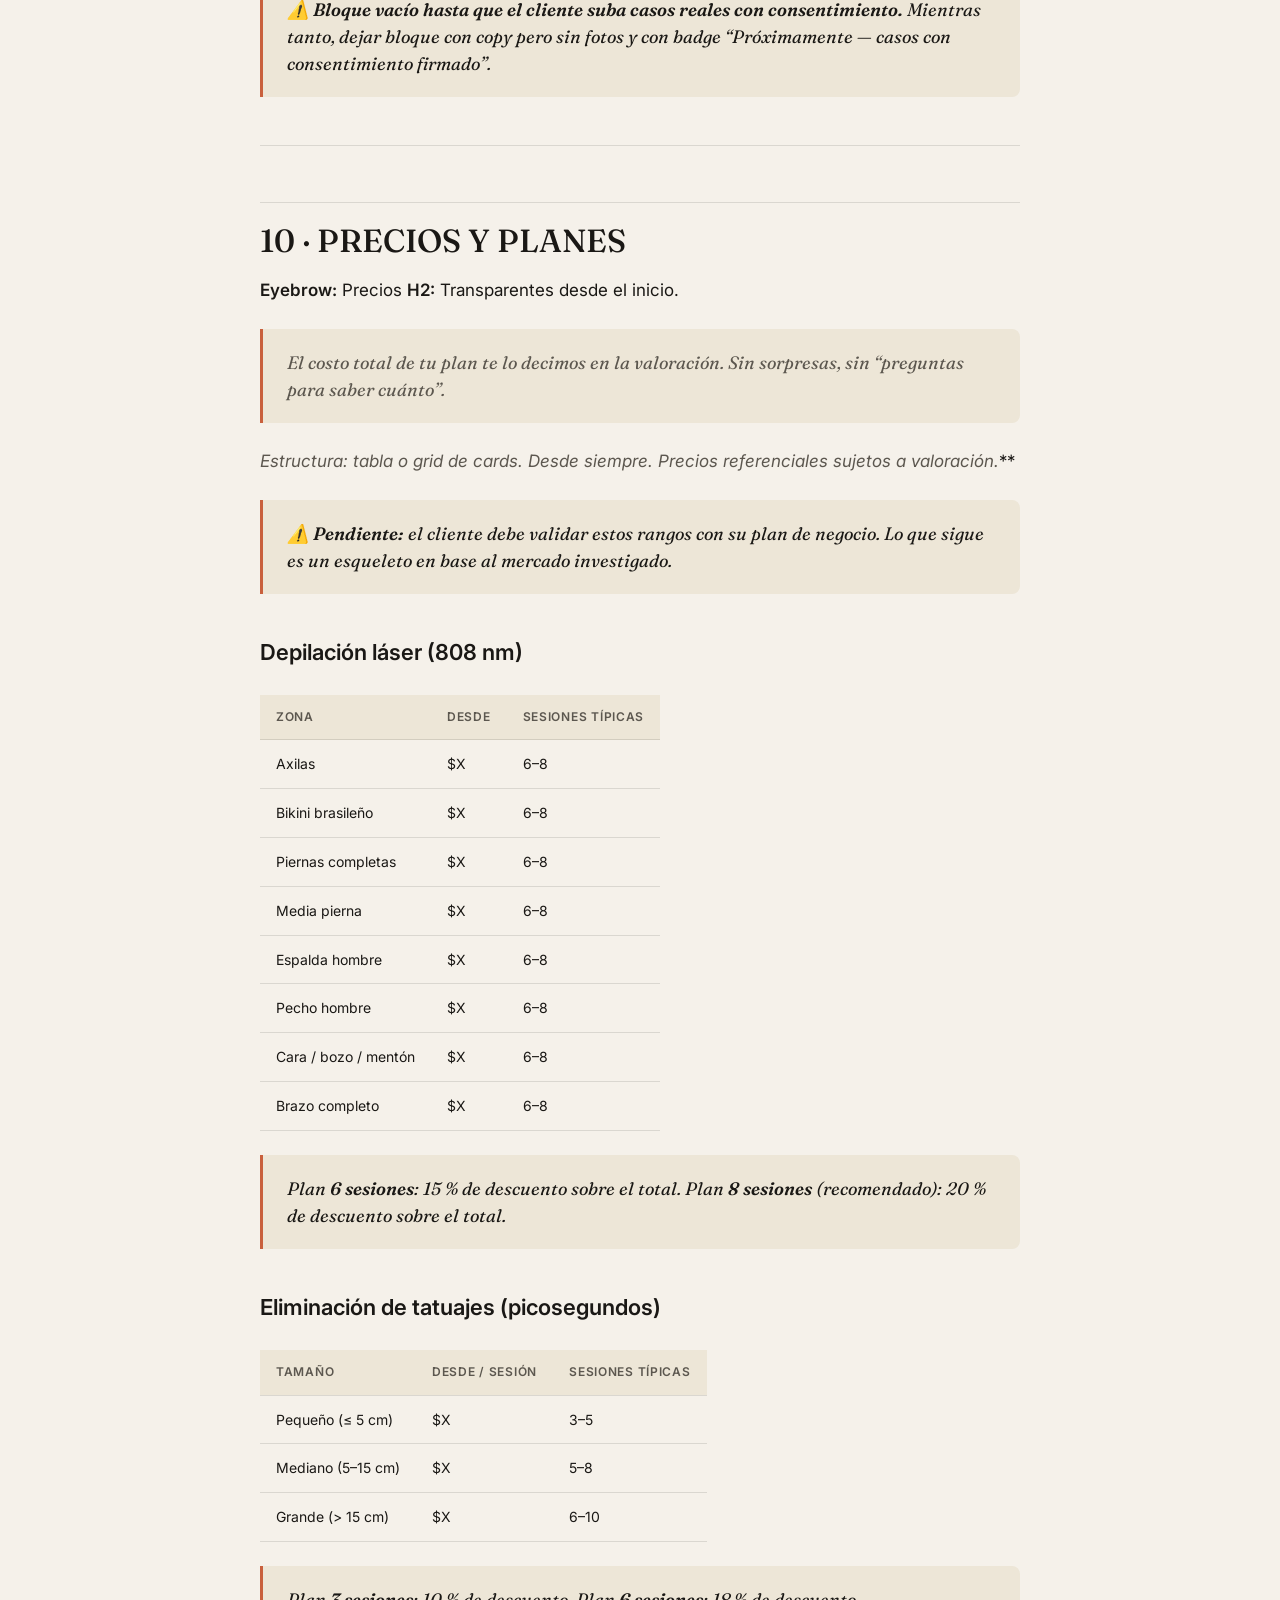
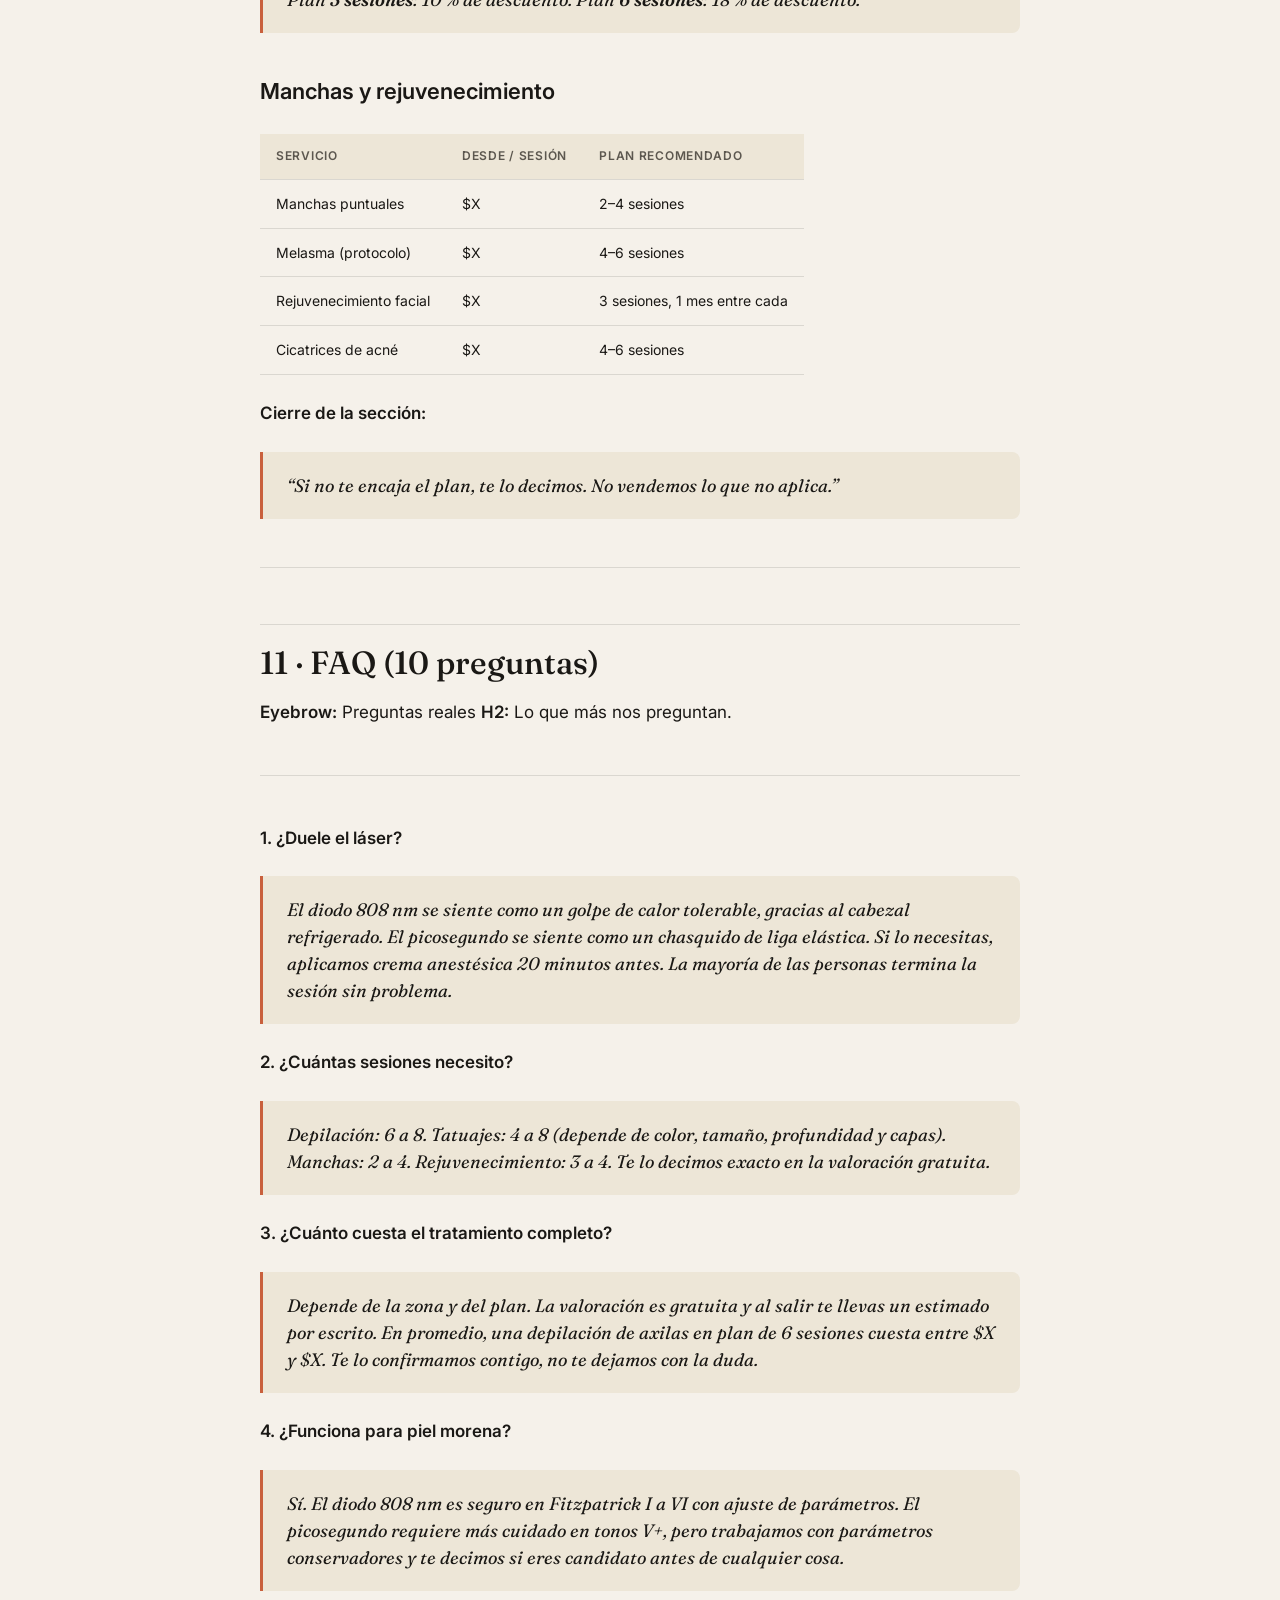
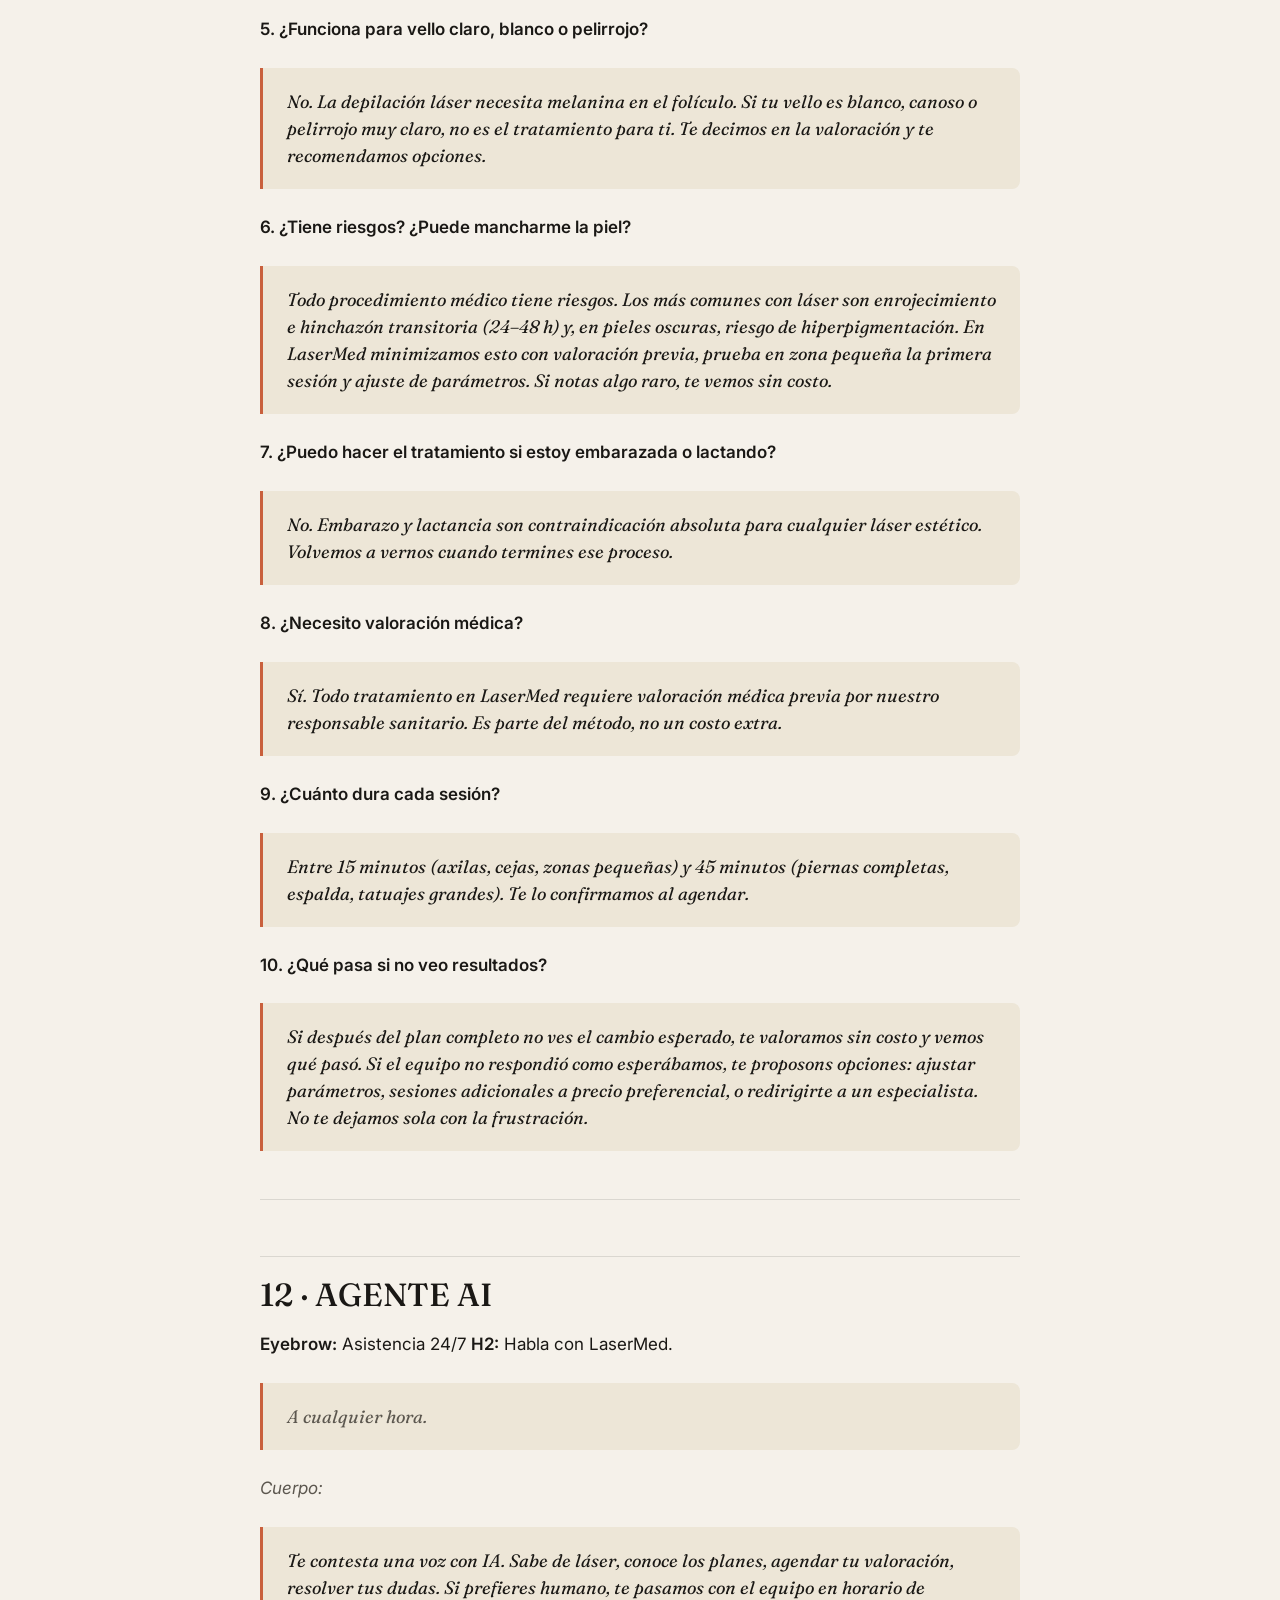
<file: docs/copy-landing.html>
<!DOCTYPE html>
<html lang="es-MX">
<head>
  <meta charset="UTF-8" />
  <meta name="viewport" content="width=device-width, initial-scale=1.0" />
  <title>Copy de la landing · LaserMed · Documentación</title>
  <meta name="description" content="Texto bloque por bloque, listo para maquetar" />
  <link rel="icon" type="image/svg+xml" href="data:image/svg+xml,%3Csvg xmlns='http://www.w3.org/2000/svg' viewBox='0 0 32 32'%3E%3Crect width='32' height='32' rx='8' fill='%23c9603d'/%3E%3Ctext x='16' y='22' text-anchor='middle' font-family='serif' font-size='18' fill='%23f8f5ef' font-weight='500'%3EL%3C/text%3E%3C/svg%3E" />
  <link rel="preconnect" href="https://fonts.googleapis.com" />
  <link rel="preconnect" href="https://fonts.gstatic.com" crossorigin />
  <link href="https://fonts.googleapis.com/css2?family=Fraunces:ital,opsz,wght,SOFT@0,9..144,300..900,0..100;1,9..144,300..900,0..100&family=Inter:wght@300;400;500;600;700&family=JetBrains+Mono:wght@400;500&display=swap" rel="stylesheet" />
  <link rel="stylesheet" href="../docs-assets/docs.css" />
</head>
<body>

<header class="docs-nav">
  <div class="docs-nav__inner">
    <a href="../index.html" class="docs-nav__logo">
      <span class="docs-nav__mark">L</span>
      <span>LaserMed</span>
    </a>
    <nav class="docs-nav__links">
      <a href="../index.html">← Volver a la landing</a>
      <a href="index.html">Documentación</a>
      <a href="raw/copy-landing.md">Descargar .md</a>
    </nav>
  </div>
</header>

<main class="docs-main">

<header class="docs-header">
  <div class="docs-container">
    <div class="docs-header__eyebrow">Documentación del proyecto</div>
    <h1 class="docs-header__title">Copy de la landing</h1>
    <p class="docs-header__tagline">Texto bloque por bloque, listo para maquetar</p>
  </div>
</header>

<article class="docs-article">
  <div class="docs-container">
    <p><strong>Listo para maquetar.</strong> Cada bloque con su copy final. Trazabilidad al mensaje maestro en cada sección.</p>
<hr />
<h2 id="nav">NAV</h2>
<p><strong>Logo:</strong> LaserMed
<strong>Menú (izquierda):</strong> Servicios · Tecnología · El proceso · Quiénes somos · FAQ
<strong>CTA (derecha):</strong> <strong>Agendar valoración</strong>
<strong>Mobile:</strong> hamburguesa</p>
<hr />
<h2 id="1-hero">1 · HERO</h2>
<p><strong>Eyebrow (caption sobre el H1):</strong></p>
<blockquote>
<p>CDMX · Boutique de láser estético · 2026</p>
</blockquote>
<p><strong>H1 (titular principal):</strong></p>
<blockquote>
<p>Piel cuidada
con <strong>luz</strong> de verdad.</p>
</blockquote>
<p><em>Nota de maquetación: la palabra &ldquo;luz&rdquo; en color acento cobre. Si el copy quiere variar, esta es la versión de respaldo: &ldquo;Tu piel, en manos que saben y con luz que explica.&rdquo;</em></p>
<p><strong>Subtítulo:</strong></p>
<blockquote>
<p>Depilación definitiva, tatuajes que se van, manchas que se aclaran.
Con valoración médica, manos certificadas y tecnología que te explicamos en español.</p>
</blockquote>
<p><strong>CTA primario:</strong></p>
<blockquote>
<p>Agenda tu valoración gratuita
<em>20 min · Sin compromiso · Con médico</em></p>
</blockquote>
<p><strong>CTA secundario (texto a la derecha o debajo):</strong></p>
<blockquote>
<p>Hablar por WhatsApp</p>
</blockquote>
<p><strong>Trust badges (debajo de los CTAs, captions pequeñas):</strong></p>
<blockquote>
<p>Aviso COFEPRIS vigente · Valoración médica previa · Responsable sanitario con cédula</p>
</blockquote>
<p><strong>Visual:</strong> video hero o imagen fija — rostro 3/4 de mujer, luz natural cálida entrando por la izquierda, piel visible, manos en el cuello/hombro, fondo neutro beige, grano sutil.</p>
<hr />
<h2 id="2-la-pregunta-transicion">2 · LA PREGUNTA (transición)</h2>
<p><strong>H2:</strong></p>
<blockquote>
<p>¿Ya te la hiciste
y no te <em>sirvió</em>?</p>
</blockquote>
<p><em>Cuerpo (una sola escena, máximo 3 líneas):</em></p>
<blockquote>
<p>Vuelves cada 3 semanas. Te aplicaron, te cobraron, saliste en 8 minutos. Nadie te dijo qué máquina usaron ni por qué tantas sesiones. Y ahora no sabes si el láser no funciona o si simplemente te tocó un mal lugar.</p>
</blockquote>
<p><em>Sin CTA. Deja la pregunta abierta.</em></p>
<hr />
<h2 id="3-servicios">3 · SERVICIOS</h2>
<p><strong>Eyebrow:</strong> Lo que hacemos
<strong>H2:</strong> Seis cosas, hechas con método.</p>
<p><em>Cuerpo intro:</em></p>
<blockquote>
<p>Cada servicio empieza con una valoración. Si no eres candidato, te lo decimos. Si sí, te armamos un plan por escrito, con número de sesiones, intervalo, costo total estimado y qué esperar en cada paso.</p>
</blockquote>
<hr />
<h3 id="card-1-depilacion-laser-definitiva">Card 1 · <strong>Depilación láser definitiva</strong></h3>
<blockquote>
<p><strong>808 nm · 6–8 sesiones · Hombres y mujeres</strong>
La longitud de onda que el folículo piloso absorbe. Piel suave de verdad, sin retoques cada 3 semanas.
Axilas · Bikini · Piernas · Brazo · Espalda · Cara
Saber más →</p>
</blockquote>
<h3 id="card-2-eliminacion-de-tatuajes">Card 2 · <strong>Eliminación de tatuajes</strong></h3>
<blockquote>
<p><strong>Picosegundos · 4–8 sesiones · Multicolor</strong>
Pulsos de una billonésima de segundo que rompen el pigmento por onda de choque. Sin calor, sin cicatriz, en los colores que otros láseres no pueden.
Tatuajes pequeños, medianos y grandes
Saber más →</p>
</blockquote>
<h3 id="card-3-borrado-de-micropigmentacion">Card 3 · <strong>Borrado de micropigmentación</strong></h3>
<blockquote>
<p><strong>Picosegundos · 3–6 sesiones</strong>
Cejas, labios, eyeliner tatuado. Empieza de nuevo sin llevar la marca de lo que se fue.
Cejas · Labios · Eyeliner
Saber más →</p>
</blockquote>
<h3 id="card-4-manchas-y-melasma">Card 4 · <strong>Manchas y melasma</strong></h3>
<blockquote>
<p><strong>Picosegundos · 2–4 sesiones</strong>
Manchas del sol, léntigos, melasma con protocolo. Aclara, no prometas milagros.
Manchas solares · Melasma · Pecas
Saber más →</p>
</blockquote>
<h3 id="card-5-rejuvenecimiento-facial">Card 5 · <strong>Rejuvenecimiento facial</strong></h3>
<blockquote>
<p><strong>Picosegundos fraccional · 3–4 sesiones</strong>
Arrugas finas, piel apagada, luminosidad que se va. El láser le recuerda a tu piel cómo fabricar colágeno.
Textura · Luminosidad · Poros
Saber más →</p>
</blockquote>
<h3 id="card-6-cicatrices-y-poros">Card 6 · <strong>Cicatrices y poros</strong></h3>
<blockquote>
<p><strong>Picosegundos + 1320 nm · 3–6 sesiones</strong>
La marca del acné, los poros que ya se notan. No se borra del todo, pero se difumina hasta dejar de ser lo primero que se ve.
Acné · Poros · Marcas
Saber más →</p>
</blockquote>
<p><strong>CTA al final de la sección:</strong></p>
<blockquote>
<p>Ver el proceso completo de valoración
<em>Sin compromiso · 20 min · Con médico</em></p>
</blockquote>
<hr />
<h2 id="4-por-que-lasermed-3-diferenciadores">4 · POR QUÉ LASERMED (3 diferenciadores)</h2>
<p><strong>Eyebrow:</strong> Lo que nos hace diferentes
<strong>H2:</strong> Tres cosas que no cambian</p>
<blockquote>
<p>en una industria que cambia por moda.</p>
</blockquote>
<hr />
<h3 id="diferenciador-1">Diferenciador 1</h3>
<p><strong>Título:</strong> <strong>Valoración médica antes de tocarte.</strong></p>
<blockquote>
<p>Cualquier láser en LaserMed empieza con un médico que ve tu piel, tu historial, tu tipo Fitzpatrick y te dice si eres candidato. Antes de pagar. Si no aplica, te decimos.</p>
</blockquote>
<h3 id="diferenciador-2">Diferenciador 2</h3>
<p><strong>Título:</strong> <strong>Manos certificadas, no manos anónimas.</strong></p>
<blockquote>
<p>Operadores capacitados en este equipo específico, con constancia, supervisados por un responsable sanitario con cédula profesional. No es una franquicia; es un equipo pequeño que se sabe tu nombre.</p>
</blockquote>
<h3 id="diferenciador-3">Diferenciador 3</h3>
<p><strong>Título:</strong> <strong>Tecnología explicada en español.</strong></p>
<blockquote>
<p>Te decimos qué te estamos haciendo en cada pulso. No es misterio, es método. Si no aplica para ti, te decimos. Y si no te gusta el plan, no avanzamos.</p>
</blockquote>
<hr />
<h2 id="5-la-tecnologia-seccion-cientifica-editorial">5 · LA TECNOLOGÍA (sección científica editorial)</h2>
<p><strong>Eyebrow:</strong> La tecnología
<strong>H2:</strong> Dos longitudes de onda. Una sola mano de obra.</p>
<blockquote>
<p><em>Que es lo que vuelve a LaserMed un lugar donde se hacen cosas que otros no pueden.</em></p>
</blockquote>
<hr />
<h3 id="bloque-a-diodo-808-nm-para-vello">Bloque A · Diodo 808 nm — para vello</h3>
<p><strong>H3 (izquierda, texto):</strong> La longitud de onda que el vello no puede esquivar.</p>
<p><strong>Cuerpo (lado a lado con imagen):</strong></p>
<blockquote>
<p>808 nanómetros. Es el estándar de oro de la depilación láser desde 1998. ¿Por qué? Porque es la longitud de onda que la melanina del folículo piloso absorbe como un imán. La luz entra, el vello la convierte en calor, y destruye la célula madre del folículo. La epidermis, mientras tanto, queda intacta.</p>
<p>Funciona en todo tipo de piel — desde la más clara hasta la más morena — con ajuste de parámetros. Cada sesión destruye entre el 15 y el 30 % de los folículos activos de la zona. A la sexta sesión, la mayoría de las personas ve una reducción del 80 % o más.</p>
<p>Y una cosa que pocos te dicen: el vello blanco, canoso o pelirrojo muy claro no responde. No tiene melanina. Si ese es tu caso, te lo decimos en la valoración y te recomendamos una alternativa.</p>
</blockquote>
<p><strong>Indicaciones (lista en caption):</strong></p>
<blockquote>
<p><em>Cara · Axilas · Brazos · Piernas · Bikini · Espalda · Pecho · Abdomen</em></p>
</blockquote>
<p><strong>Especificaciones técnicas (mono, footer de bloque):</strong></p>
<blockquote>
<p><code>808 nm · 1–10 Hz · 12×16 mm · 0–5 °C cabezal refrigerado · Fitzpatrick I–VI</code></p>
</blockquote>
<hr />
<h3 id="bloque-b-picosegundos-para-pigmento-y-textura">Bloque B · Picosegundos — para pigmento y textura</h3>
<p><strong>H3:</strong> Pulsos de una billonésima de segundo. Rompen el pigmento. No lo queman.</p>
<p><strong>Cuerpo:</strong></p>
<blockquote>
<p>Los láseres viejos (Q-Switched) trabajan en nanosegundos. Nuestro láser lo hace en <strong>picosegundos</strong>: mil veces más corto. Tan rápido que la energía no se convierte en calor sino en una <strong>onda de choque</strong>. Esa onda fragmenta el pigmento en partículas tan pequeñas que tu cuerpo las elimina por sí solo en las semanas siguientes.</p>
<p>¿El resultado? Menos sesiones. Menos riesgo de quemarte. Menos hiperpigmentación. Y la capacidad de borrar colores que otros láseres no tocan: azul, verde, rojo.</p>
<p><strong>Cabezales que usamos:</strong>
· <strong>1064 nm</strong> — tatuajes oscuros, negro, azul, cian, líneas de ojos y labios.
· <strong>532 nm</strong> — tatuajes rojos y cálidos, cejas, marcas rojas, manchas superficiales.
· <strong>755 nm</strong> — manchas solares, lentigos, cloasma, pecas.
· <strong>1320 nm (Black Doll)</strong> — rejuvenecimiento, poros, luminosidad, limpieza profunda.</p>
<p>Es la tecnología detrás de la palabra &ldquo;pico&rdquo; en todos los consultorios dermatológicos serios del mundo. Pocas clínicas en México la ofrecen.</p>
</blockquote>
<p><strong>Indicaciones (caption):</strong></p>
<blockquote>
<p><em>Tatuajes multicolor · Manchas · Melasma · Cicatrices de acné · Rejuvenecimiento · Poros · Micropigmentación</em></p>
</blockquote>
<p><strong>Especificaciones técnicas (mono):</strong></p>
<blockquote>
<p><code>500–800 ps · 1064 / 532 / 755 / 1320 nm · 1–10 Hz · 1500 mJ máximo</code></p>
</blockquote>
<hr />
<h2 id="6-el-proceso-4-pasos">6 · EL PROCESO (4 pasos)</h2>
<p><strong>Eyebrow:</strong> El método
<strong>H2:</strong> Cuatro pasos. Sin sorpresas.</p>
<p><em>Cuerpo intro:</em></p>
<blockquote>
<p>No es magia, no es &ldquo;te aplicamos y ya&rdquo;. Es un método que existe para que sepas exactamente qué pasa, cuándo y por qué.</p>
</blockquote>
<hr />
<h3 id="i-valoracion">I · Valoración</h3>
<p><strong>Tiempo:</strong> 20 minutos · <strong>Costo:</strong> Gratis</p>
<blockquote>
<p>Vienes, te vemos, te preguntamos, vemos tu piel bajo luz directa. Si no eres candidato, te decimos y no avanzamos. Si sí, te explicamos el plan: zonas, número de sesiones, intervalo entre ellas, costo total estimado, contraindicaciones específicas para ti.</p>
</blockquote>
<h3 id="ii-plan-personalizado">II · Plan personalizado</h3>
<p><strong>Tiempo:</strong> 24–48 horas después</p>
<blockquote>
<p>Te enviamos por WhatsApp tu plan por escrito. Lo revisas en casa, lo platicas con quien quieras, y si te late, agendamos la primera sesión. Si no, no pasa nada.</p>
</blockquote>
<h3 id="iii-las-sesiones">III · Las sesiones</h3>
<p><strong>Tiempo:</strong> 15–45 min por sesión · <strong>Intervalo:</strong> 4–8 semanas según el tratamiento</p>
<blockquote>
<p>Sesión por sesión, en cabina refrigerada, con música, con quien te explica cada paso. Protección ocular obligatoria, crema anestésica si la necesitas, frío en la zona. Sales sabiendo exactamente qué te hicimos.</p>
</blockquote>
<h3 id="iv-seguimiento-real">IV · Seguimiento real</h3>
<p><strong>Tiempo:</strong> 7 días postratamiento · Y cada 4–8 semanas la siguiente sesión</p>
<blockquote>
<p>Al séptimo día te escribimos para ver cómo va. Si algo se siente raro, te vemos sin costo. Cuando terminas el plan, valoramos resultados contigo y decidimos si seguimoss o paramos.</p>
</blockquote>
<p><strong>CTA:</strong></p>
<blockquote>
<p>Empezar por la valoración
<em>Gratis · 20 min · Sin compromiso</em></p>
</blockquote>
<hr />
<h2 id="7-quienes-somos">7 · QUIÉNES SOMOS</h2>
<p><strong>Eyebrow:</strong> El equipo
<strong>H2:</strong> Un equipo pequeño</p>
<blockquote>
<p>que se sabe tu nombre.</p>
</blockquote>
<p><em>Cuerpo:</em></p>
<blockquote>
<p>No tenemos 20 sucursales. Tenemos una, donde te atendemos nosotros. Conoce a las personas que van a ver tu piel.</p>
<p>⚠️ <strong>Pendiente:</strong> insertar cards reales con foto, nombre, rol, credenciales, cita. Datos a llenar por el cliente. Aquí va la plantilla:</p>
</blockquote>
<p><strong>Card · Responsable sanitario</strong></p>
<blockquote>
<p>Foto: retrato 3/4 con luz natural
<strong>Dra./Dr. [Nombre]</strong>
[Especialidad] · Cédula profesional [N°]
&ldquo;[Frase corta sobre su filosofía — ejemplo: &lsquo;No me gusta recetar lo que no haría en mi propia piel.&rsquo;]&rdquo;</p>
</blockquote>
<p><strong>Card · Operadora principal</strong></p>
<blockquote>
<p>Foto: retrato sonriendo suave
<strong>[Nombre]</strong>
Operadora láser · Certificada en [equipo]
&ldquo;[Frase — ejemplo: &lsquo;Llevo [X] años aplicando láser. Cada piel es un caso nuevo.&rsquo;]&rdquo;</p>
</blockquote>
<p><strong>Card · Fundador/a</strong> <em>(si aplica)</em></p>
<blockquote>
<p>Foto: en el espacio, de espaldas o de perfil
<strong>[Nombre]</strong>
Fundador/a · [Historia de por qué hizo esto — 2 líneas]</p>
</blockquote>
<hr />
<h2 id="8-el-espacio">8 · EL ESPACIO</h2>
<p><strong>Eyebrow:</strong> El lugar
<strong>H2:</strong> Una boutique, no una clínica.</p>
<p><em>Cuerpo:</em></p>
<blockquote>
<p>Luz natural, una cabina, una sala de espera, una máquina. El espacio está pensado para que vengas, te relajes y te vayas sintiéndote bien — no saliendo con la bata puesta en 8 minutos.</p>
<p>Galería (grid 3×2 o masonry de 6 fotos):
1. Cabina principal con la máquina bajo luz natural
2. Detalle: la mano de pieza láser apoyada
3. Sala de espera
4. Recepción
5. El equipo trabajando (de espaldas, sin paciente)
6. Detalle de textura / luz / un objeto del espacio</p>
</blockquote>
<hr />
<h2 id="9-resultados">9 · RESULTADOS</h2>
<p><strong>Eyebrow:</strong> Resultados reales
<strong>H2:</strong> Lo que pasó</p>
<blockquote>
<p><em>en las pieles que han pasado por aquí.</em></p>
</blockquote>
<p><em>Cuerpo (importante — línea ética):</em></p>
<blockquote>
<p>Estos casos son de pacientes que dieron su consentimiento por escrito para el uso de sus imágenes. Los nombres son alias. Los tiempos son reales. Cada piel responde distinto y no garantizamos el mismo resultado en todos los casos.</p>
<p>Carrusel (mínimo 3, máximo 6):
Cada caso: 2 fotos (antes/después) con misma luz y encuadre, alias, servicio, número de sesiones, tiempo total, &ldquo;— LaserMed&rdquo;.</p>
<p>⚠️ <strong>Bloque vacío hasta que el cliente suba casos reales con consentimiento.</strong> Mientras tanto, dejar bloque con copy pero sin fotos y con badge &ldquo;Próximamente — casos con consentimiento firmado&rdquo;.</p>
</blockquote>
<hr />
<h2 id="10-precios-y-planes">10 · PRECIOS Y PLANES</h2>
<p><strong>Eyebrow:</strong> Precios
<strong>H2:</strong> Transparentes desde el inicio.</p>
<blockquote>
<p><em>El costo total de tu plan te lo decimos en la valoración. Sin sorpresas, sin &ldquo;preguntas para saber cuánto&rdquo;.</em></p>
</blockquote>
<p><em>Estructura: tabla o grid de cards. </em><em>Desde</em><em> siempre. </em><em>Precios referenciales sujetos a valoración.</em>**</p>
<blockquote>
<p>⚠️ <strong>Pendiente:</strong> el cliente debe validar estos rangos con su plan de negocio. Lo que sigue es un esqueleto en base al mercado investigado.</p>
</blockquote>
<h3 id="depilacion-laser-808-nm">Depilación láser (808 nm)</h3>
<table>
<thead>
<tr>
<th>Zona</th>
<th>Desde</th>
<th>Sesiones típicas</th>
</tr>
</thead>
<tbody>
<tr>
<td>Axilas</td>
<td>$X</td>
<td>6–8</td>
</tr>
<tr>
<td>Bikini brasileño</td>
<td>$X</td>
<td>6–8</td>
</tr>
<tr>
<td>Piernas completas</td>
<td>$X</td>
<td>6–8</td>
</tr>
<tr>
<td>Media pierna</td>
<td>$X</td>
<td>6–8</td>
</tr>
<tr>
<td>Espalda hombre</td>
<td>$X</td>
<td>6–8</td>
</tr>
<tr>
<td>Pecho hombre</td>
<td>$X</td>
<td>6–8</td>
</tr>
<tr>
<td>Cara / bozo / mentón</td>
<td>$X</td>
<td>6–8</td>
</tr>
<tr>
<td>Brazo completo</td>
<td>$X</td>
<td>6–8</td>
</tr>
</tbody>
</table>
<blockquote>
<p>Plan <strong>6 sesiones</strong>: 15 % de descuento sobre el total.
Plan <strong>8 sesiones</strong> (recomendado): 20 % de descuento sobre el total.</p>
</blockquote>
<h3 id="eliminacion-de-tatuajes-picosegundos">Eliminación de tatuajes (picosegundos)</h3>
<table>
<thead>
<tr>
<th>Tamaño</th>
<th>Desde / sesión</th>
<th>Sesiones típicas</th>
</tr>
</thead>
<tbody>
<tr>
<td>Pequeño (≤ 5 cm)</td>
<td>$X</td>
<td>3–5</td>
</tr>
<tr>
<td>Mediano (5–15 cm)</td>
<td>$X</td>
<td>5–8</td>
</tr>
<tr>
<td>Grande (&gt; 15 cm)</td>
<td>$X</td>
<td>6–10</td>
</tr>
</tbody>
</table>
<blockquote>
<p>Plan <strong>3 sesiones</strong>: 10 % de descuento.
Plan <strong>6 sesiones</strong>: 18 % de descuento.</p>
</blockquote>
<h3 id="manchas-y-rejuvenecimiento">Manchas y rejuvenecimiento</h3>
<table>
<thead>
<tr>
<th>Servicio</th>
<th>Desde / sesión</th>
<th>Plan recomendado</th>
</tr>
</thead>
<tbody>
<tr>
<td>Manchas puntuales</td>
<td>$X</td>
<td>2–4 sesiones</td>
</tr>
<tr>
<td>Melasma (protocolo)</td>
<td>$X</td>
<td>4–6 sesiones</td>
</tr>
<tr>
<td>Rejuvenecimiento facial</td>
<td>$X</td>
<td>3 sesiones, 1 mes entre cada</td>
</tr>
<tr>
<td>Cicatrices de acné</td>
<td>$X</td>
<td>4–6 sesiones</td>
</tr>
</tbody>
</table>
<p><strong>Cierre de la sección:</strong></p>
<blockquote>
<p>&ldquo;Si no te encaja el plan, te lo decimos. No vendemos lo que no aplica.&rdquo;</p>
</blockquote>
<hr />
<h2 id="11-faq-10-preguntas">11 · FAQ (10 preguntas)</h2>
<p><strong>Eyebrow:</strong> Preguntas reales
<strong>H2:</strong> Lo que más nos preguntan.</p>
<hr />
<p><strong>1. ¿Duele el láser?</strong></p>
<blockquote>
<p>El diodo 808 nm se siente como un golpe de calor tolerable, gracias al cabezal refrigerado. El picosegundo se siente como un chasquido de liga elástica. Si lo necesitas, aplicamos crema anestésica 20 minutos antes. La mayoría de las personas termina la sesión sin problema.</p>
</blockquote>
<p><strong>2. ¿Cuántas sesiones necesito?</strong></p>
<blockquote>
<p>Depilación: 6 a 8. Tatuajes: 4 a 8 (depende de color, tamaño, profundidad y capas). Manchas: 2 a 4. Rejuvenecimiento: 3 a 4. Te lo decimos exacto en la valoración gratuita.</p>
</blockquote>
<p><strong>3. ¿Cuánto cuesta el tratamiento completo?</strong></p>
<blockquote>
<p>Depende de la zona y del plan. La valoración es gratuita y al salir te llevas un estimado por escrito. En promedio, una depilación de axilas en plan de 6 sesiones cuesta entre $X y $X. Te lo confirmamos contigo, no te dejamos con la duda.</p>
</blockquote>
<p><strong>4. ¿Funciona para piel morena?</strong></p>
<blockquote>
<p>Sí. El diodo 808 nm es seguro en Fitzpatrick I a VI con ajuste de parámetros. El picosegundo requiere más cuidado en tonos V+, pero trabajamos con parámetros conservadores y te decimos si eres candidato antes de cualquier cosa.</p>
</blockquote>
<p><strong>5. ¿Funciona para vello claro, blanco o pelirrojo?</strong></p>
<blockquote>
<p>No. La depilación láser necesita melanina en el folículo. Si tu vello es blanco, canoso o pelirrojo muy claro, no es el tratamiento para ti. Te decimos en la valoración y te recomendamos opciones.</p>
</blockquote>
<p><strong>6. ¿Tiene riesgos? ¿Puede mancharme la piel?</strong></p>
<blockquote>
<p>Todo procedimiento médico tiene riesgos. Los más comunes con láser son enrojecimiento e hinchazón transitoria (24–48 h) y, en pieles oscuras, riesgo de hiperpigmentación. En LaserMed minimizamos esto con valoración previa, prueba en zona pequeña la primera sesión y ajuste de parámetros. Si notas algo raro, te vemos sin costo.</p>
</blockquote>
<p><strong>7. ¿Puedo hacer el tratamiento si estoy embarazada o lactando?</strong></p>
<blockquote>
<p>No. Embarazo y lactancia son contraindicación absoluta para cualquier láser estético. Volvemos a vernos cuando termines ese proceso.</p>
</blockquote>
<p><strong>8. ¿Necesito valoración médica?</strong></p>
<blockquote>
<p>Sí. Todo tratamiento en LaserMed requiere valoración médica previa por nuestro responsable sanitario. Es parte del método, no un costo extra.</p>
</blockquote>
<p><strong>9. ¿Cuánto dura cada sesión?</strong></p>
<blockquote>
<p>Entre 15 minutos (axilas, cejas, zonas pequeñas) y 45 minutos (piernas completas, espalda, tatuajes grandes). Te lo confirmamos al agendar.</p>
</blockquote>
<p><strong>10. ¿Qué pasa si no veo resultados?</strong></p>
<blockquote>
<p>Si después del plan completo no ves el cambio esperado, te valoramos sin costo y vemos qué pasó. Si el equipo no respondió como esperábamos, te proposons opciones: ajustar parámetros, sesiones adicionales a precio preferencial, o redirigirte a un especialista. No te dejamos sola con la frustración.</p>
</blockquote>
<hr />
<h2 id="12-agente-ai">12 · AGENTE AI</h2>
<p><strong>Eyebrow:</strong> Asistencia 24/7
<strong>H2:</strong> Habla con LaserMed.</p>
<blockquote>
<p><em>A cualquier hora.</em></p>
</blockquote>
<p><em>Cuerpo:</em></p>
<blockquote>
<p>Te contesta una voz con IA. Sabe de láser, conoce los planes, agendar tu valoración, resolver tus dudas. Si prefieres humano, te pasamos con el equipo en horario de atención.</p>
</blockquote>
<p><em>Visual:</em> waveform animada en cobre sobre fondo oscuro, botón &ldquo;Hablar ahora&rdquo;.</p>
<p><strong>CTA:</strong></p>
<blockquote>
<p>Hablar con LaserMed ahora
<em>(Abre el widget de voz ElevenLabs)</em></p>
</blockquote>
<hr />
<h2 id="13-cta-final-cierre-emocional">13 · CTA FINAL (cierre emocional)</h2>
<p><strong>H2:</strong></p>
<blockquote>
<p>Empieza a sentir tu piel
como <strong>tuya</strong> otra vez.</p>
</blockquote>
<p><em>Cuerpo (una línea):</em></p>
<blockquote>
<p>La valoración es gratis, dura 20 minutos, y sales sabiendo exactamente si LaserMed es para ti.</p>
</blockquote>
<p><strong>CTA grande:</strong></p>
<blockquote>
<p>Agendar mi valoración gratuita
<em>Sin compromiso · 20 min · Con médico</em></p>
</blockquote>
<p><strong>Línea de confianza (caption):</strong></p>
<blockquote>
<p>Aviso COFEPRIS vigente · Responsable sanitario con cédula · WhatsApp directo</p>
</blockquote>
<hr />
<h2 id="14-footer">14 · FOOTER</h2>
<p><strong>Logo + tagline:</strong></p>
<blockquote>
<p><strong>LaserMed</strong>
Piel cuidada con luz de verdad.
CDMX · Boutique de láser estético</p>
</blockquote>
<p><strong>Columna 1: Contacto</strong></p>
<blockquote>
<p>Dirección: [Por definir]
Teléfono: [Por definir]
WhatsApp: [Por definir — link]
Email: hola@lasermed.mx
Horario: Lun–Vie 10:00–19:00 · Sáb 10:00–14:00</p>
</blockquote>
<p><strong>Columna 2: Servicios</strong></p>
<blockquote>
<p>Depilación láser
Eliminación de tatuajes
Micropigmentación
Manchas y melasma
Rejuvenecimiento
Cicatrices y poros</p>
</blockquote>
<p><strong>Columna 3: Compañía</strong></p>
<blockquote>
<p>Quiénes somos
El proceso
Tecnología
FAQ
Contacto</p>
</blockquote>
<p><strong>Columna 4: Redes</strong></p>
<blockquote>
<p>Instagram @lasermed.mx
TikTok @lasermed.mx</p>
</blockquote>
<p><strong>Línea legal (caption, abajo):</strong></p>
<blockquote>
<p>Aviso de Funcionamiento COFEPRIS N° [Por definir] · Vigente
Médico responsable sanitario: [Nombre] · Cédula profesional [N°]
Equipo láser con registro sanitario COFEPRIS
Denuncias COFEPRIS: 800 033 5050</p>
<p>Aviso de privacidad · Términos y condiciones · Política de cookies</p>
<p>© 2026 LaserMed. Todos los derechos reservados.
Sitio diseñado por ABDev.</p>
</blockquote>
<hr />
<p><em>Copy listo para maquetar. Las zonas marcadas con [Por definir] requieren input del cliente antes de publicar. Los precios son referenciales hasta validación con el plan de negocio del cliente.</em></p>
  </div>
</article>

<aside class="docs-toc">
  <div class="docs-container">
    <div class="docs-toc__sticky">
      <div class="docs-toc__label">En esta página</div>
      <div class="toc">
<ul>
<li><a href="#nav">NAV</a></li>
<li><a href="#1-hero">1 · HERO</a></li>
<li><a href="#2-la-pregunta-transicion">2 · LA PREGUNTA (transición)</a></li>
<li><a href="#3-servicios">3 · SERVICIOS</a><ul>
<li><a href="#card-1-depilacion-laser-definitiva">Card 1 · Depilación láser definitiva</a></li>
<li><a href="#card-2-eliminacion-de-tatuajes">Card 2 · Eliminación de tatuajes</a></li>
<li><a href="#card-3-borrado-de-micropigmentacion">Card 3 · Borrado de micropigmentación</a></li>
<li><a href="#card-4-manchas-y-melasma">Card 4 · Manchas y melasma</a></li>
<li><a href="#card-5-rejuvenecimiento-facial">Card 5 · Rejuvenecimiento facial</a></li>
<li><a href="#card-6-cicatrices-y-poros">Card 6 · Cicatrices y poros</a></li>
</ul>
</li>
<li><a href="#4-por-que-lasermed-3-diferenciadores">4 · POR QUÉ LASERMED (3 diferenciadores)</a><ul>
<li><a href="#diferenciador-1">Diferenciador 1</a></li>
<li><a href="#diferenciador-2">Diferenciador 2</a></li>
<li><a href="#diferenciador-3">Diferenciador 3</a></li>
</ul>
</li>
<li><a href="#5-la-tecnologia-seccion-cientifica-editorial">5 · LA TECNOLOGÍA (sección científica editorial)</a><ul>
<li><a href="#bloque-a-diodo-808-nm-para-vello">Bloque A · Diodo 808 nm — para vello</a></li>
<li><a href="#bloque-b-picosegundos-para-pigmento-y-textura">Bloque B · Picosegundos — para pigmento y textura</a></li>
</ul>
</li>
<li><a href="#6-el-proceso-4-pasos">6 · EL PROCESO (4 pasos)</a><ul>
<li><a href="#i-valoracion">I · Valoración</a></li>
<li><a href="#ii-plan-personalizado">II · Plan personalizado</a></li>
<li><a href="#iii-las-sesiones">III · Las sesiones</a></li>
<li><a href="#iv-seguimiento-real">IV · Seguimiento real</a></li>
</ul>
</li>
<li><a href="#7-quienes-somos">7 · QUIÉNES SOMOS</a></li>
<li><a href="#8-el-espacio">8 · EL ESPACIO</a></li>
<li><a href="#9-resultados">9 · RESULTADOS</a></li>
<li><a href="#10-precios-y-planes">10 · PRECIOS Y PLANES</a><ul>
<li><a href="#depilacion-laser-808-nm">Depilación láser (808 nm)</a></li>
<li><a href="#eliminacion-de-tatuajes-picosegundos">Eliminación de tatuajes (picosegundos)</a></li>
<li><a href="#manchas-y-rejuvenecimiento">Manchas y rejuvenecimiento</a></li>
</ul>
</li>
<li><a href="#11-faq-10-preguntas">11 · FAQ (10 preguntas)</a></li>
<li><a href="#12-agente-ai">12 · AGENTE AI</a></li>
<li><a href="#13-cta-final-cierre-emocional">13 · CTA FINAL (cierre emocional)</a></li>
<li><a href="#14-footer">14 · FOOTER</a></li>
</ul>
</div>

    </div>
  </div>
</aside>

<footer class="docs-footer">
  <div class="docs-container">
    <p>LaserMed · Documentación interna · Generado automáticamente</p>
    <p><a href="../index.html">← Volver a la landing</a> · <a href="index.html">Ver todos los documentos</a></p>
  </div>
</footer>

</main>

</body>
</html>
</file>
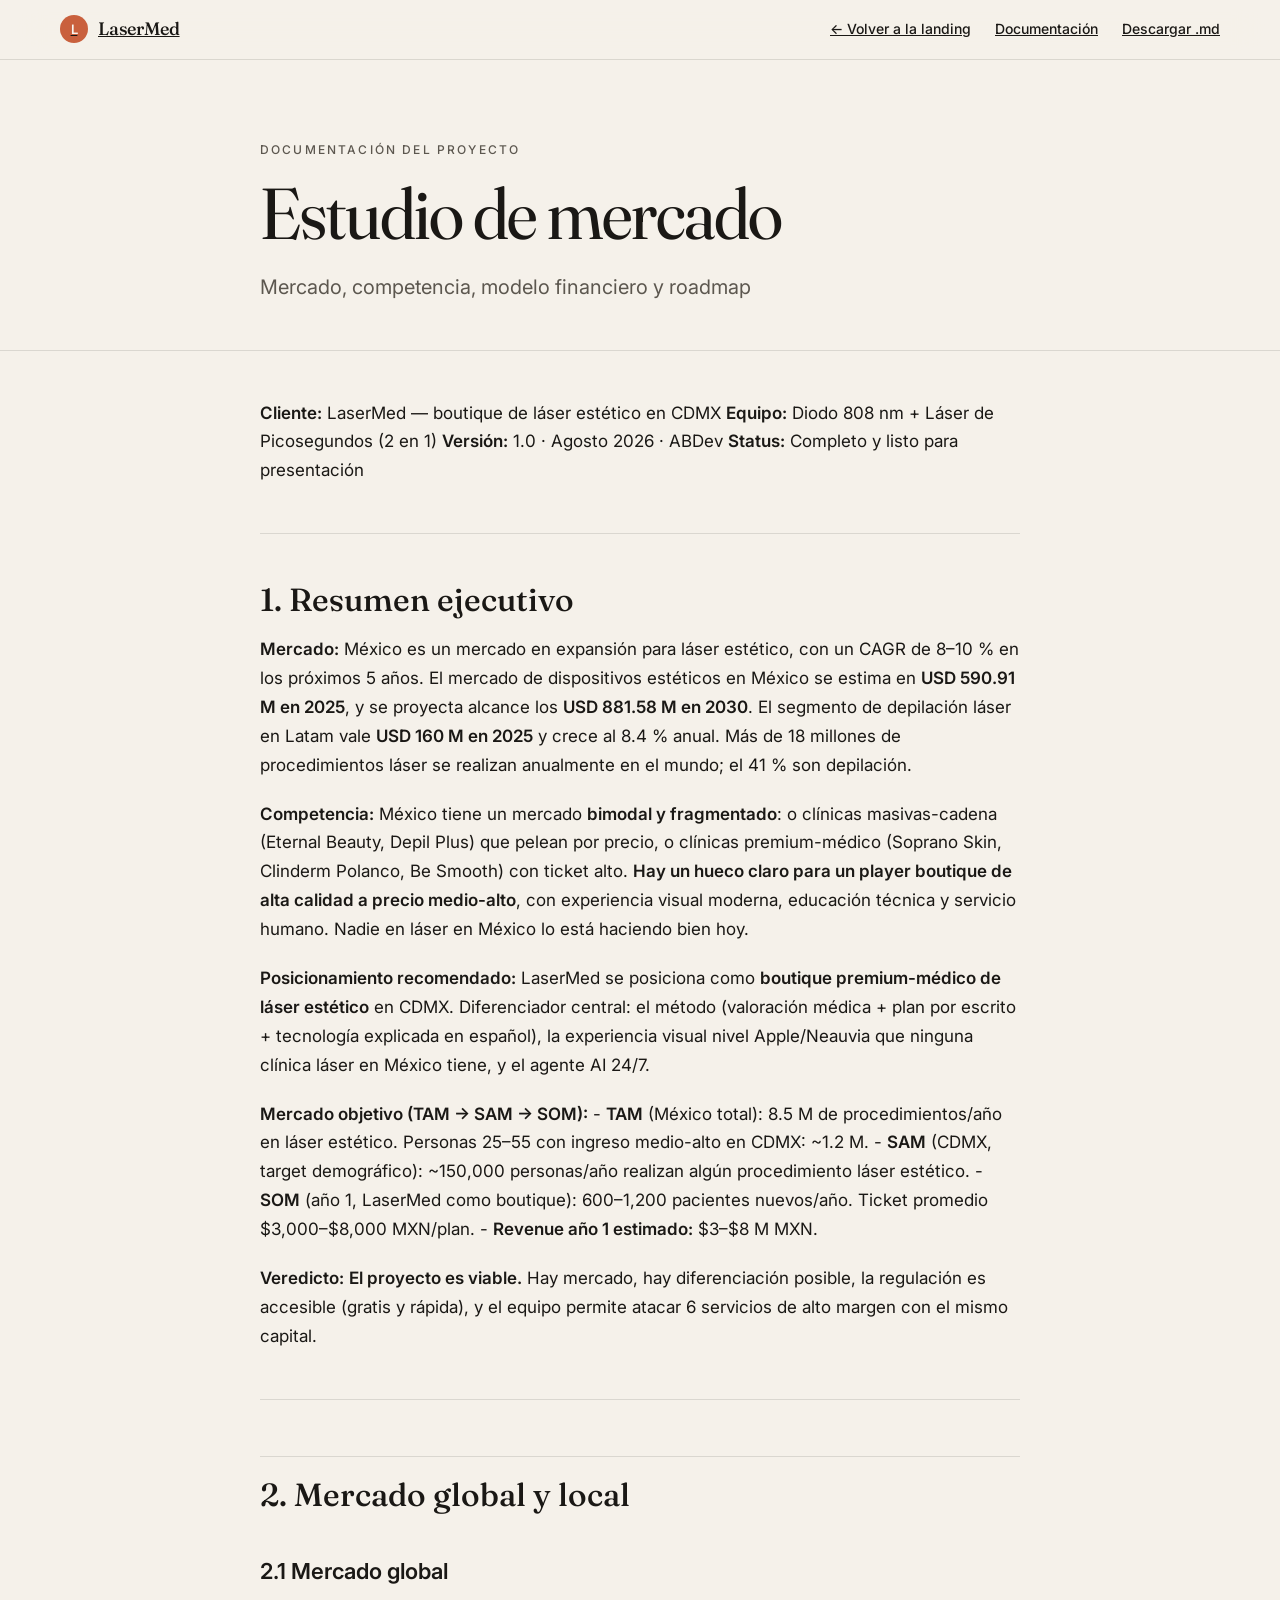
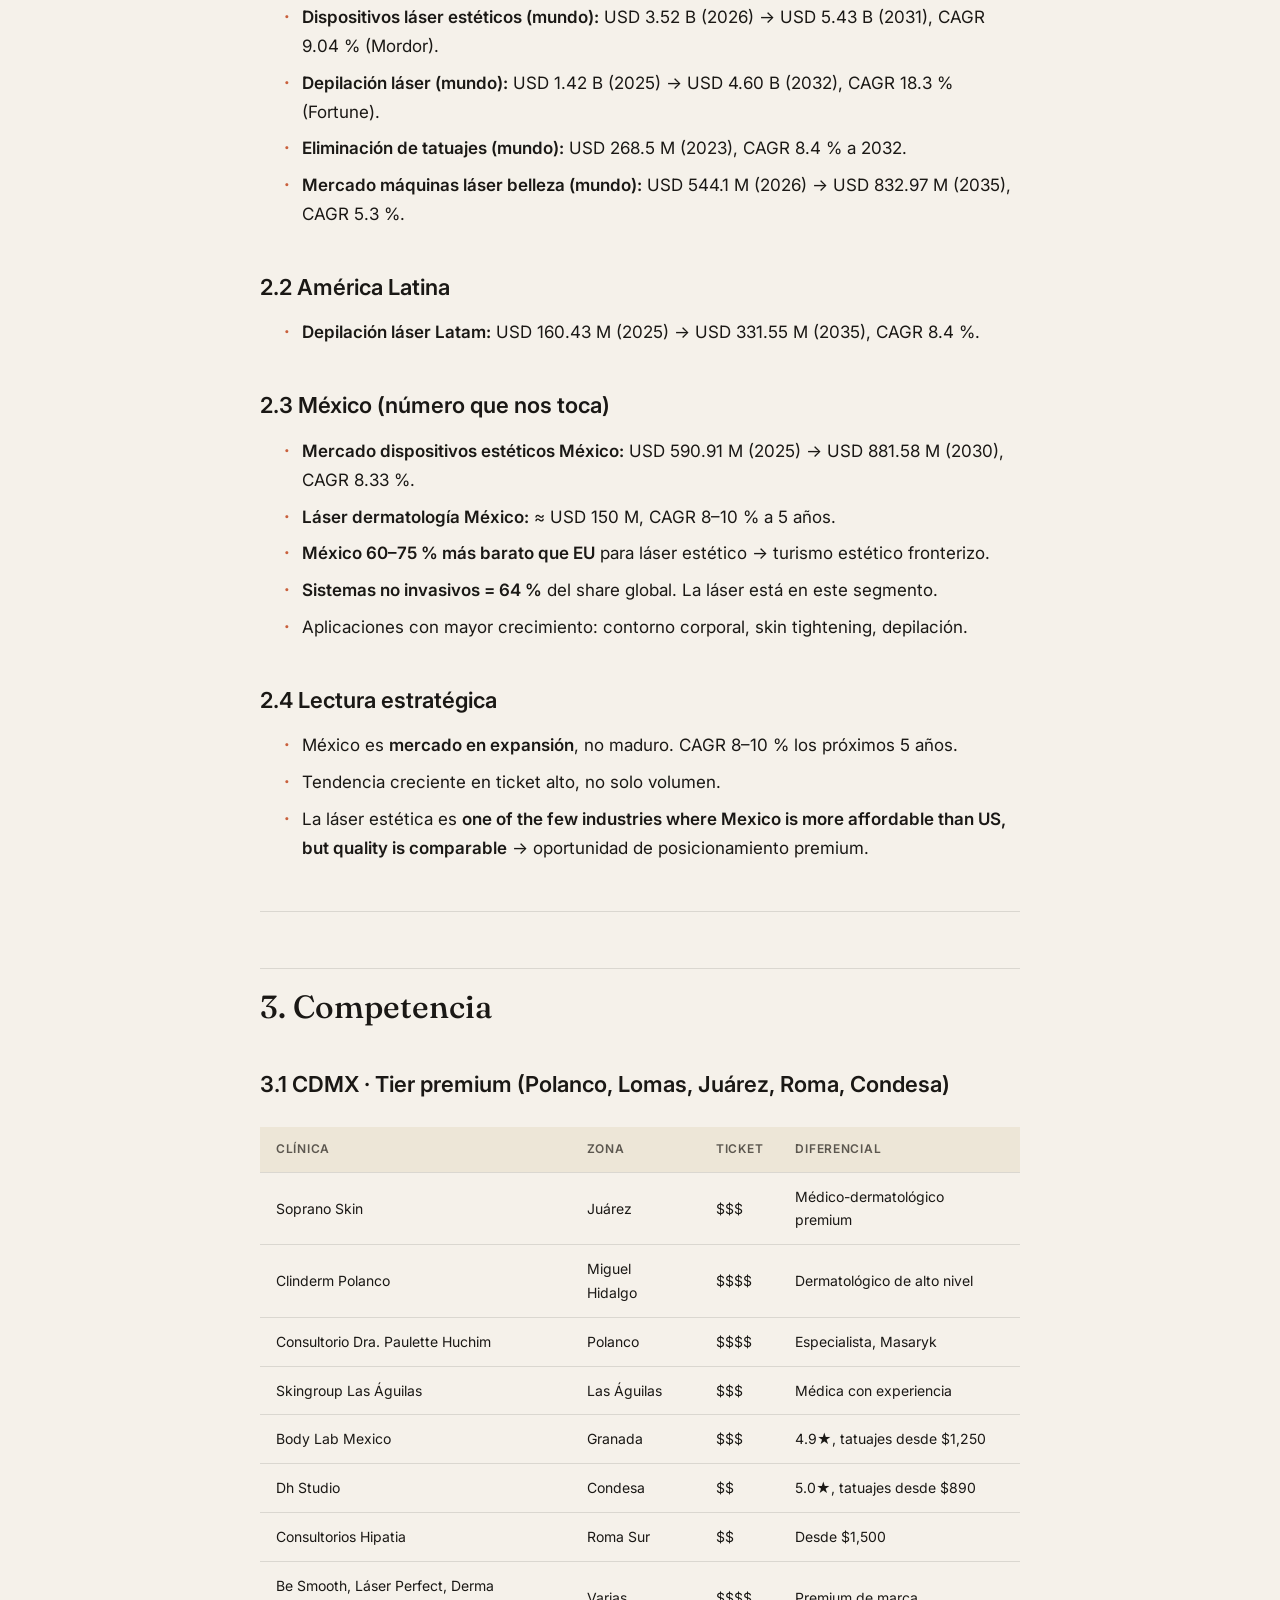
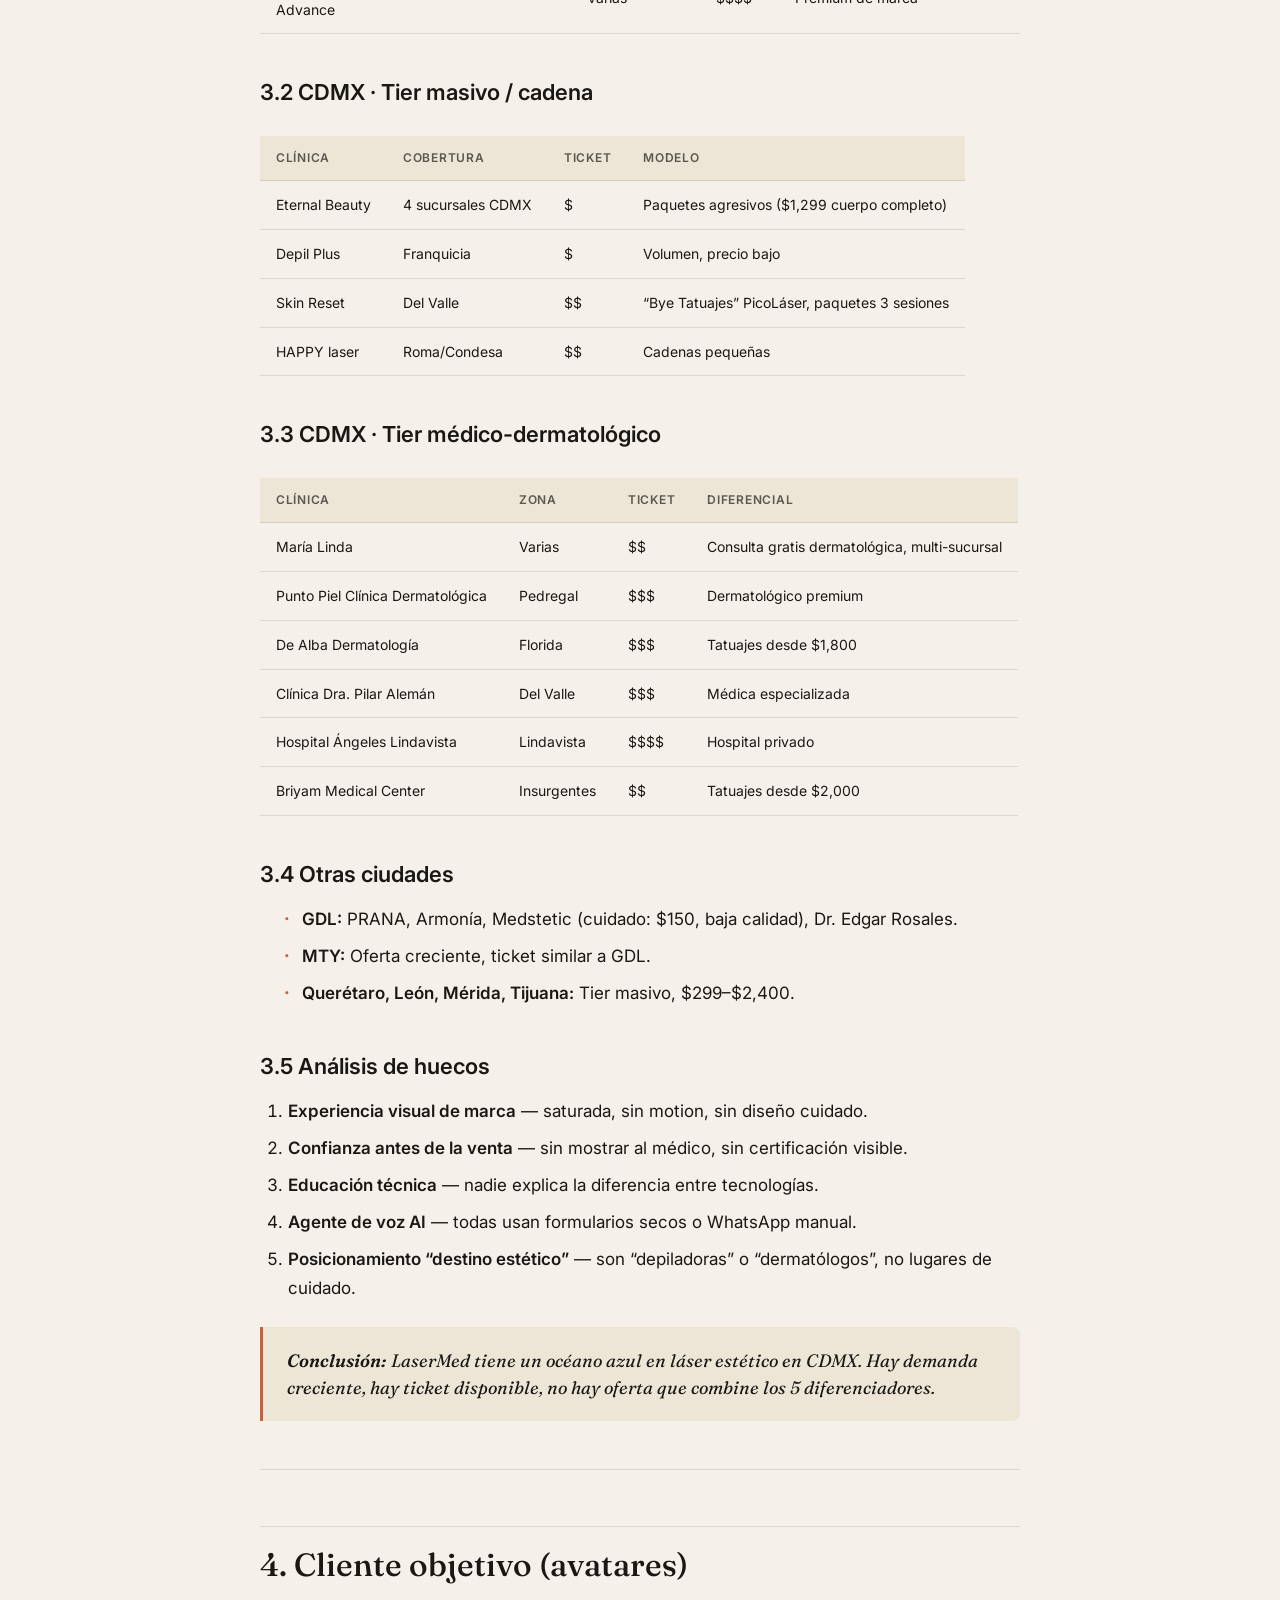
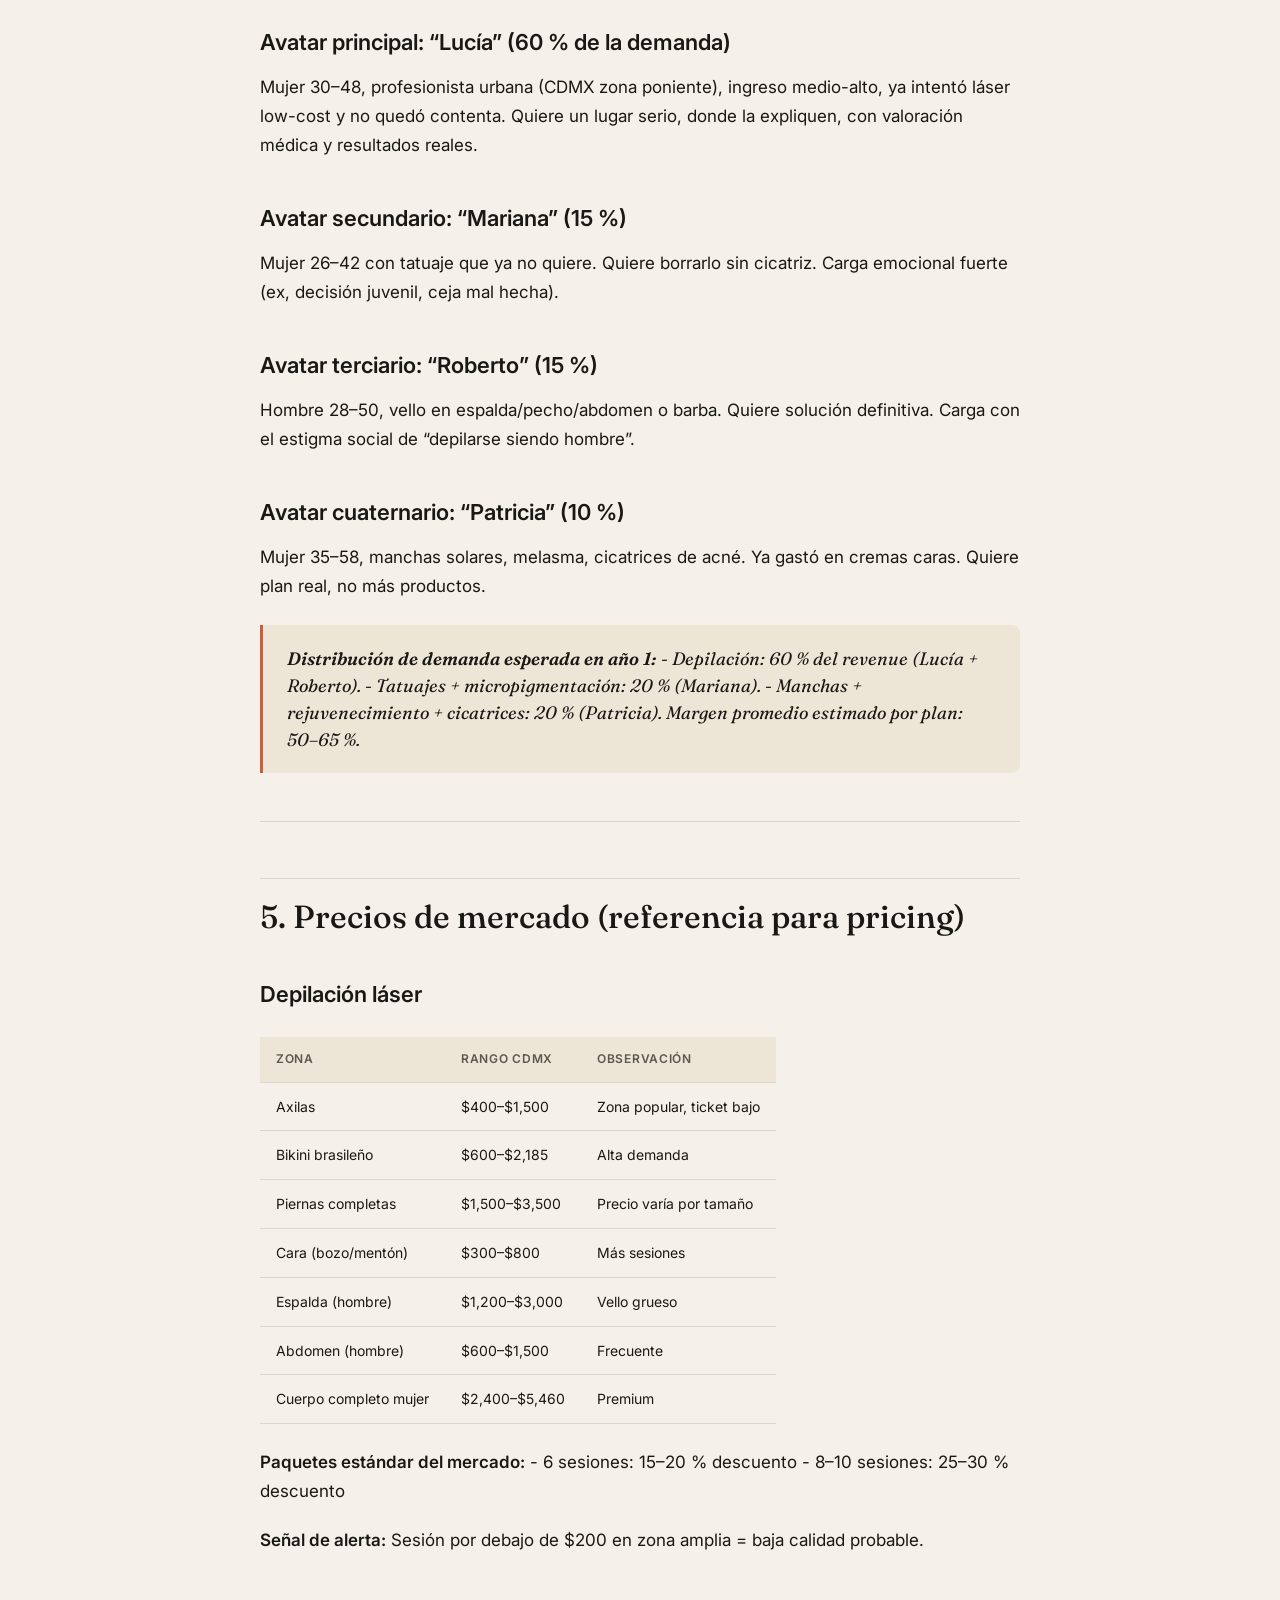
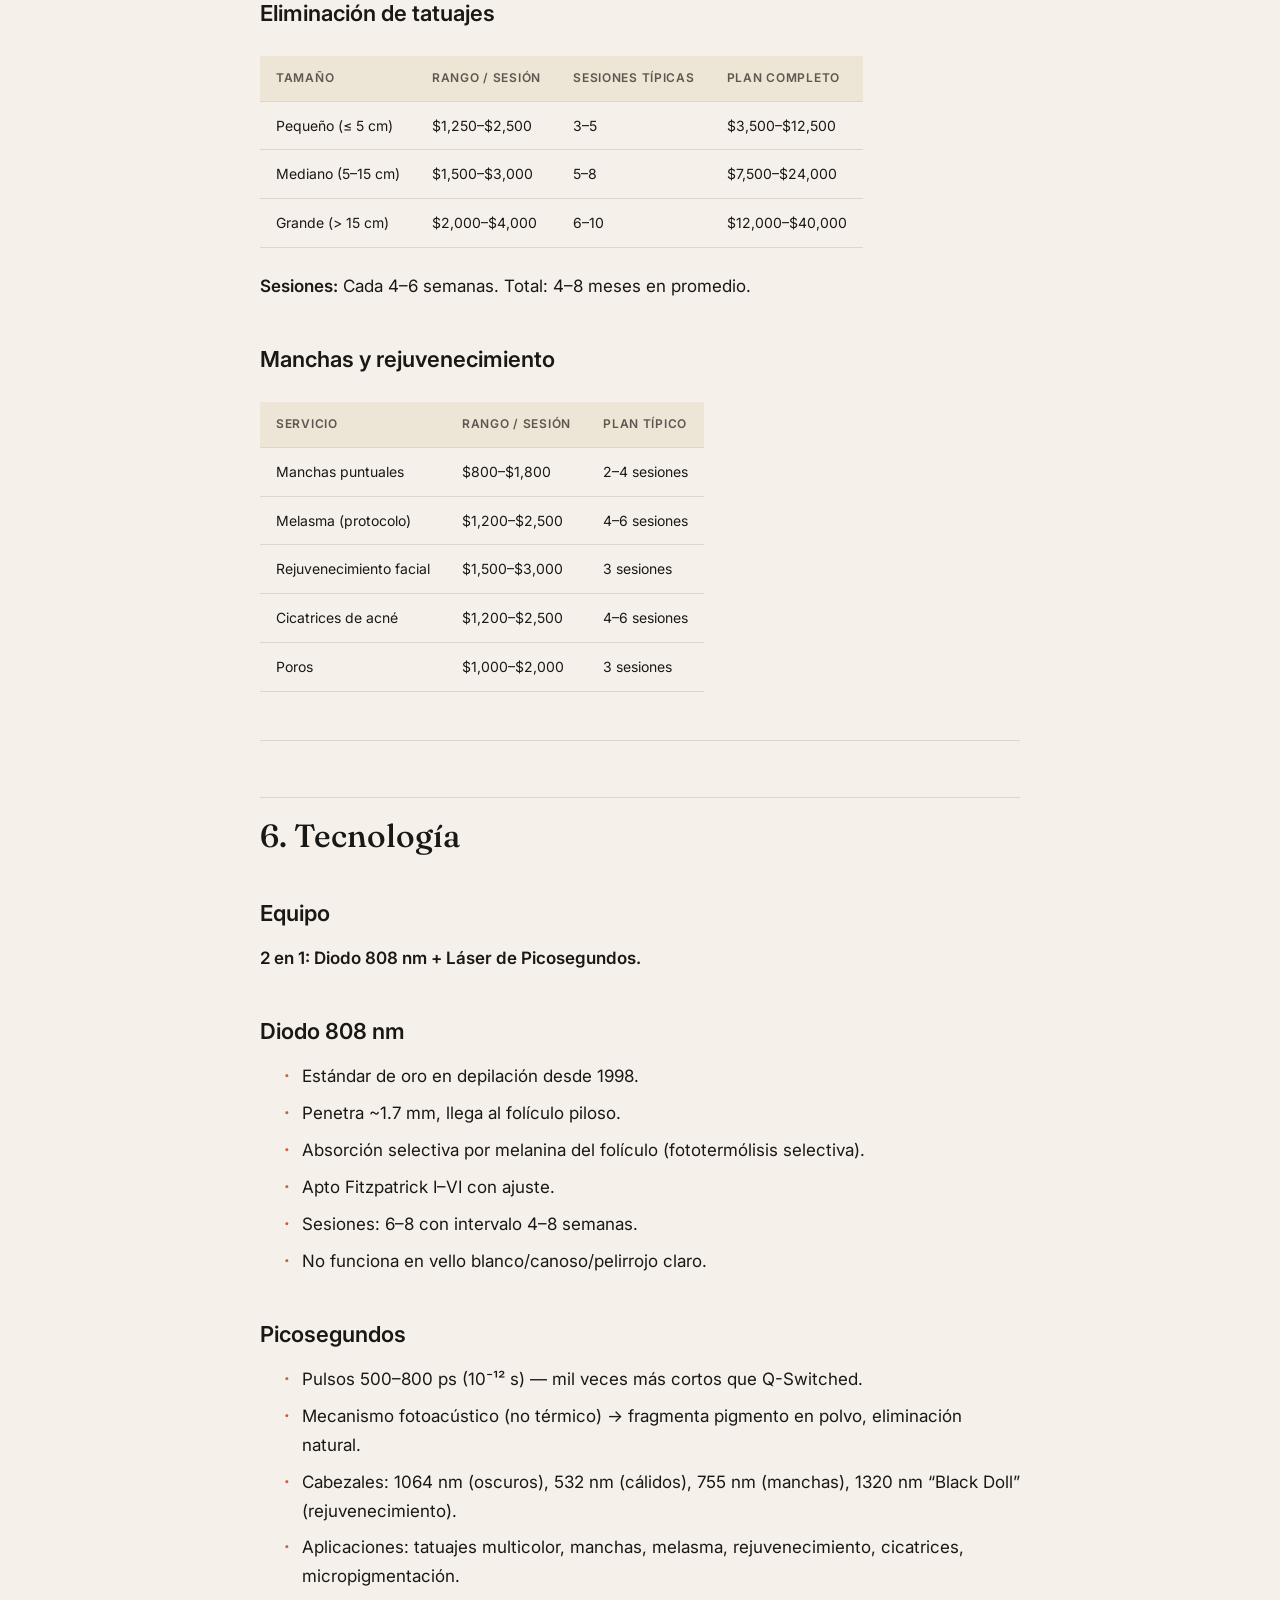
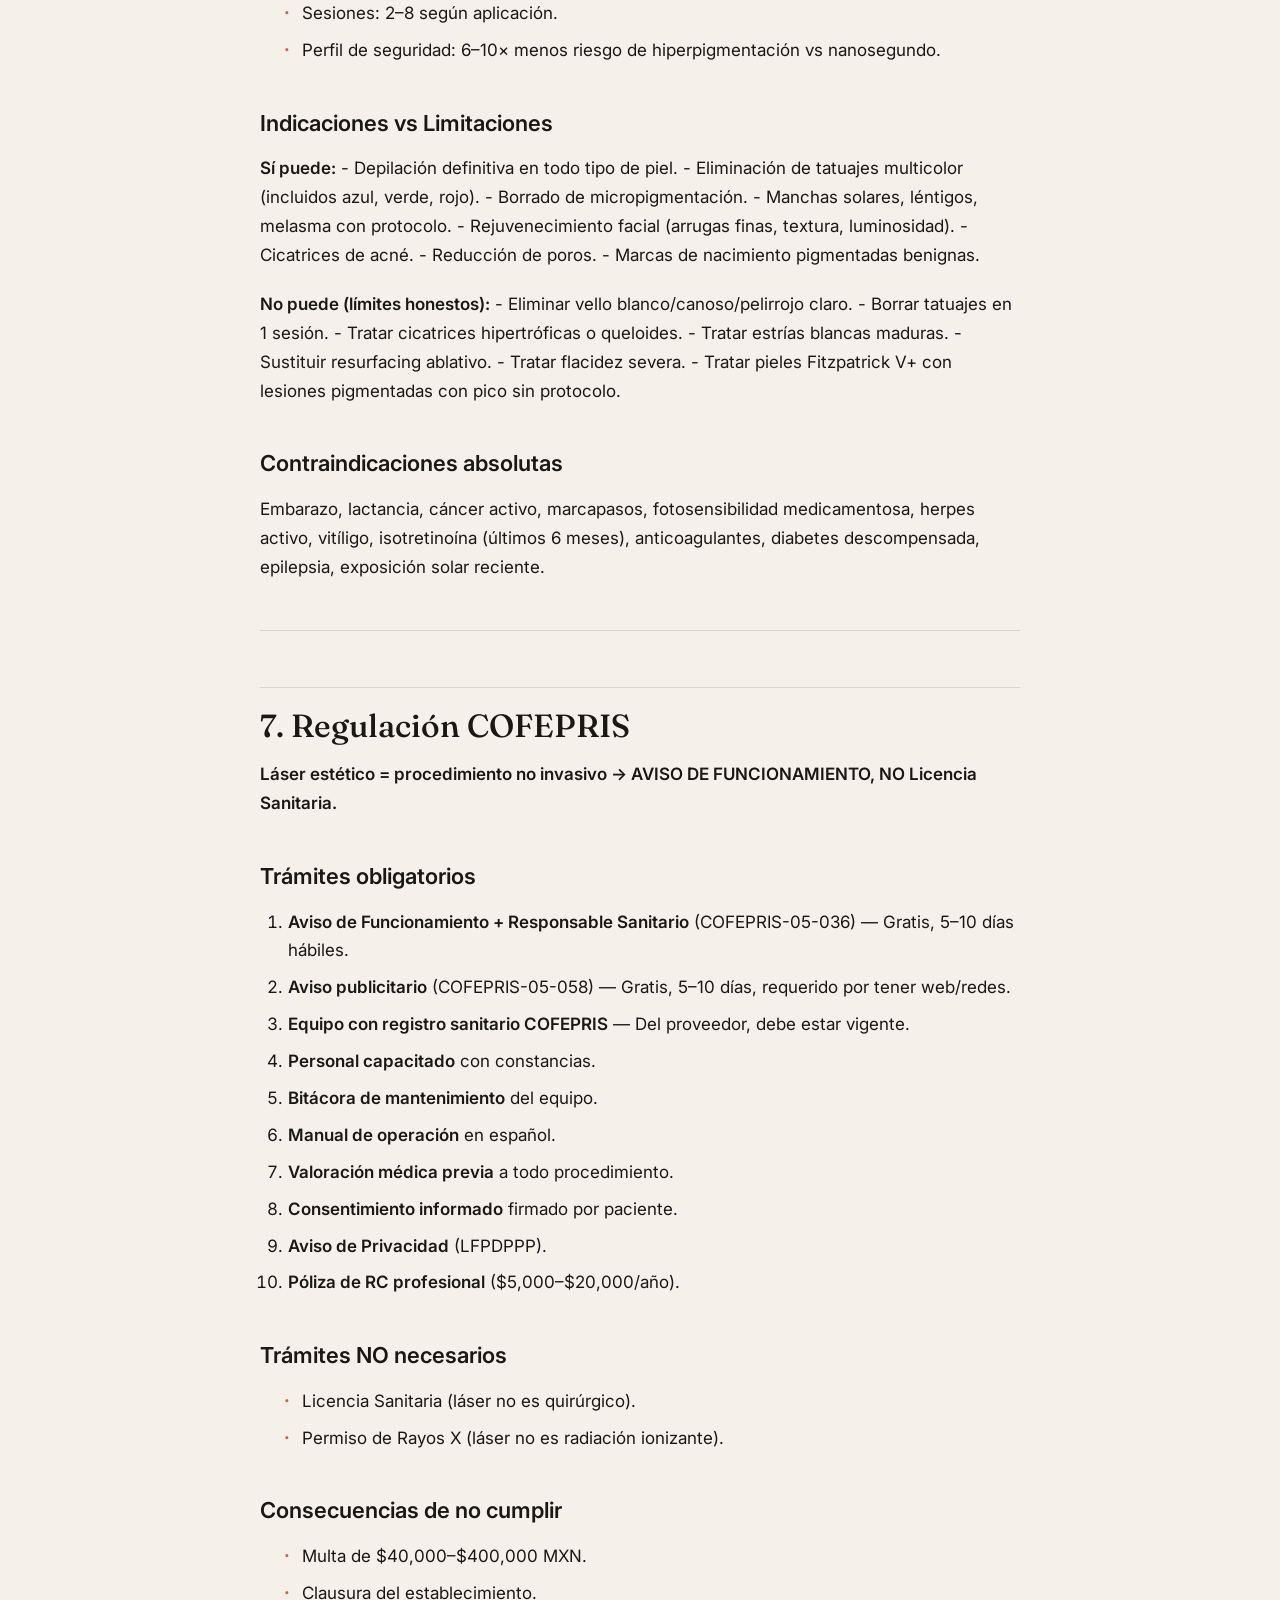
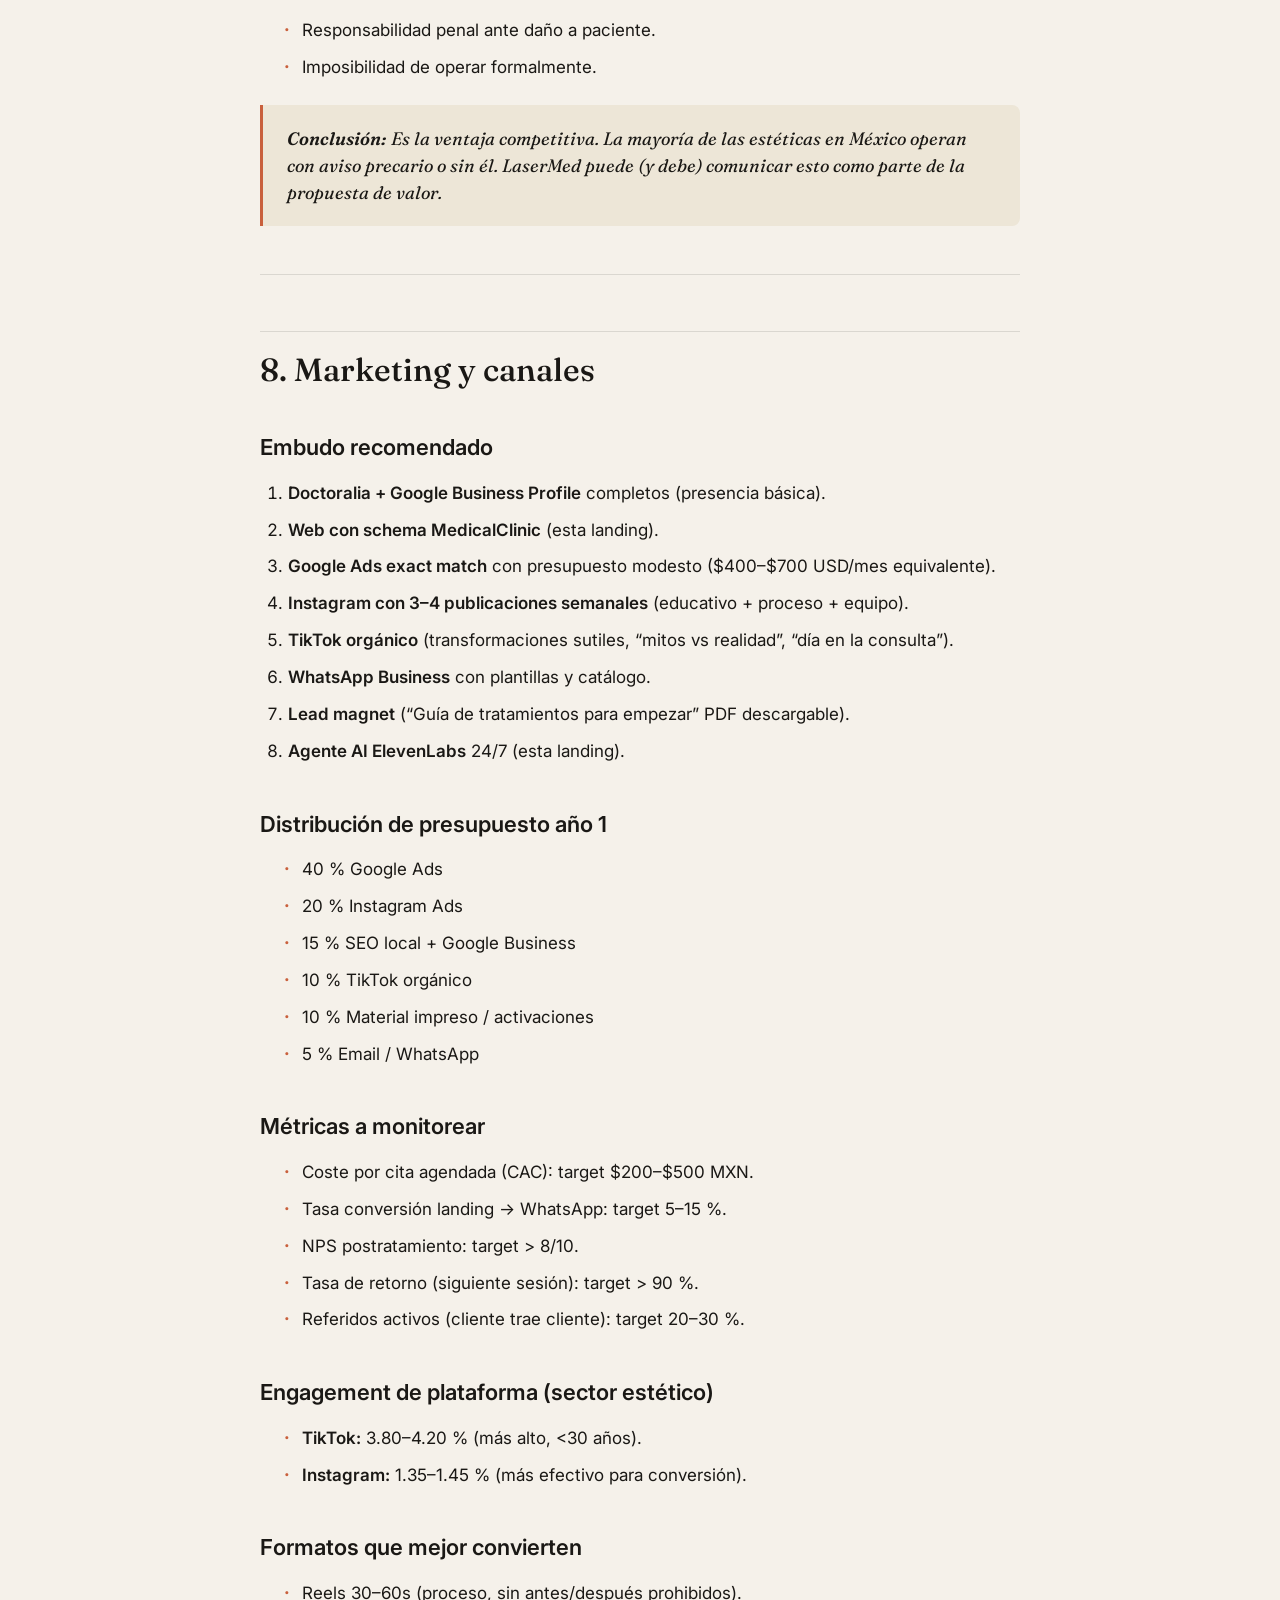
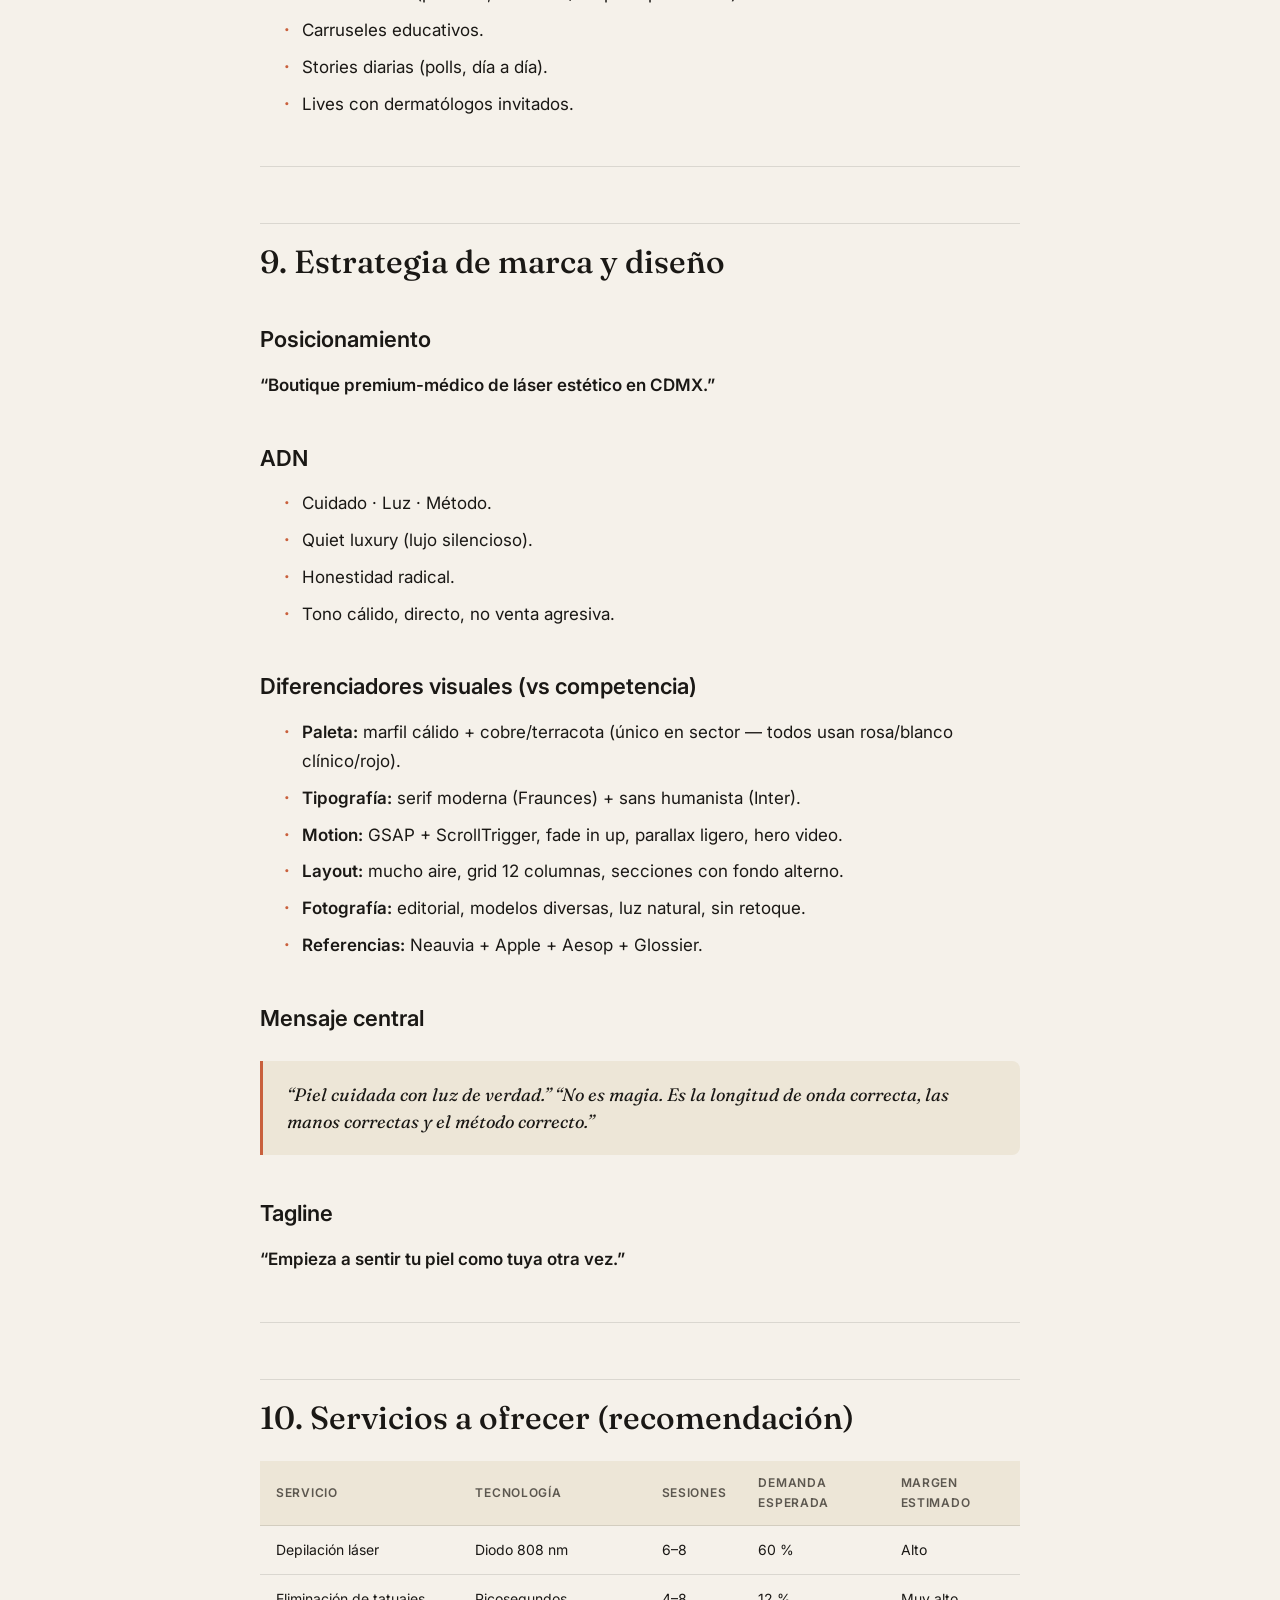
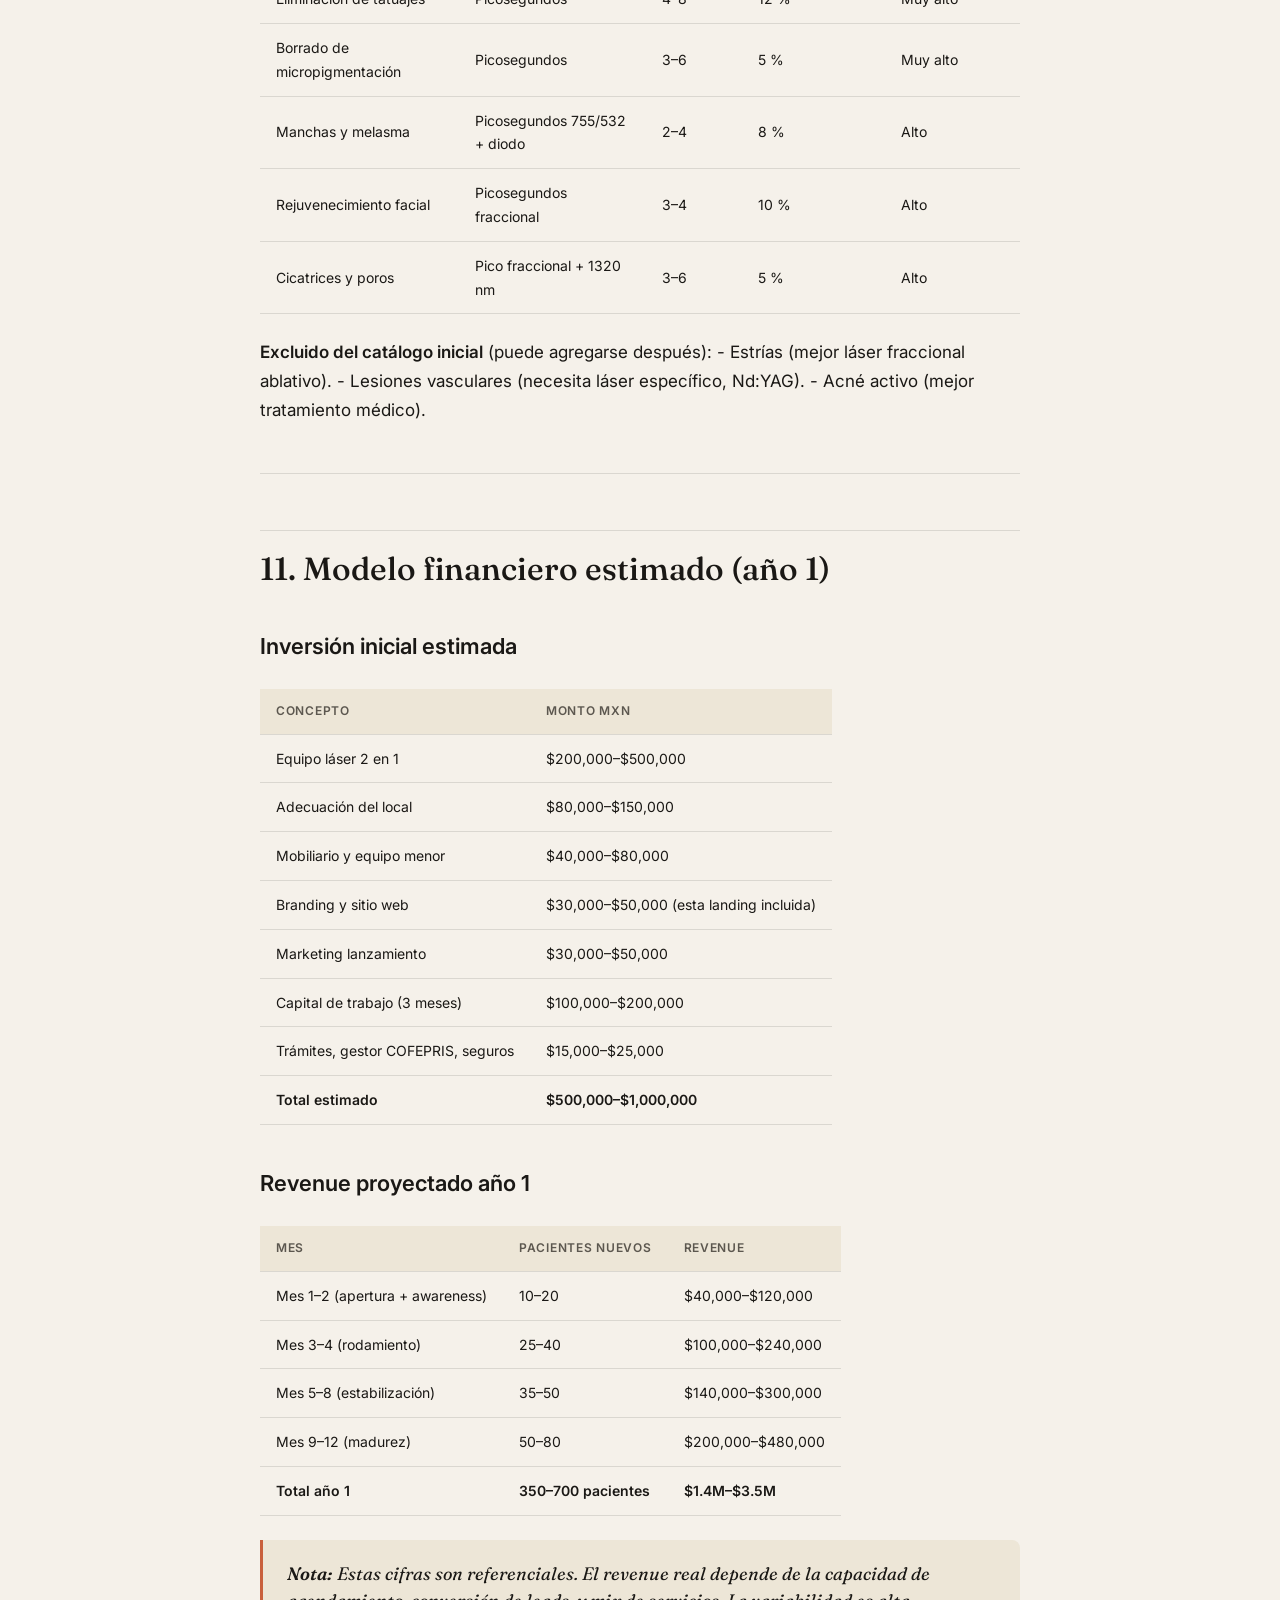
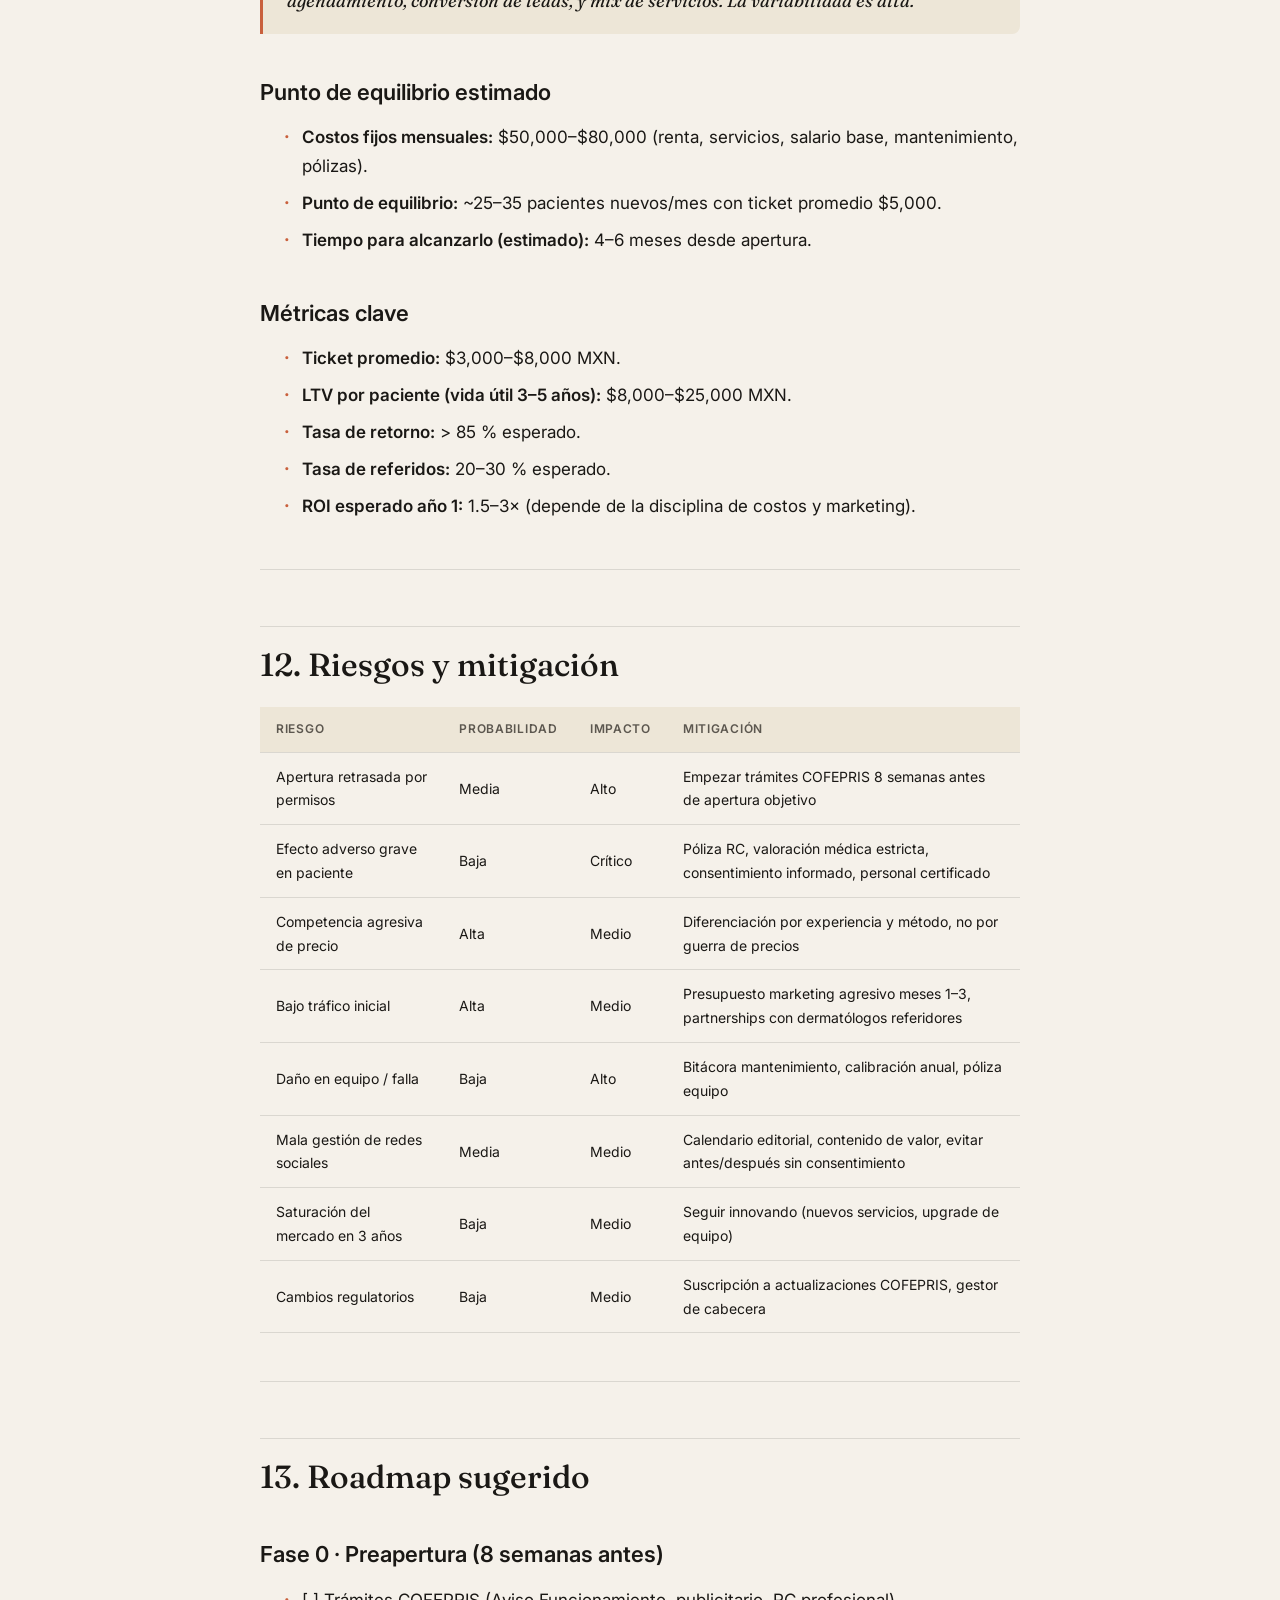
<file: docs/estudio-de-mercado.html>
<!DOCTYPE html>
<html lang="es-MX">
<head>
  <meta charset="UTF-8" />
  <meta name="viewport" content="width=device-width, initial-scale=1.0" />
  <title>Estudio de mercado · LaserMed · Documentación</title>
  <meta name="description" content="Mercado, competencia, modelo financiero y roadmap" />
  <link rel="icon" type="image/svg+xml" href="data:image/svg+xml,%3Csvg xmlns='http://www.w3.org/2000/svg' viewBox='0 0 32 32'%3E%3Crect width='32' height='32' rx='8' fill='%23c9603d'/%3E%3Ctext x='16' y='22' text-anchor='middle' font-family='serif' font-size='18' fill='%23f8f5ef' font-weight='500'%3EL%3C/text%3E%3C/svg%3E" />
  <link rel="preconnect" href="https://fonts.googleapis.com" />
  <link rel="preconnect" href="https://fonts.gstatic.com" crossorigin />
  <link href="https://fonts.googleapis.com/css2?family=Fraunces:ital,opsz,wght,SOFT@0,9..144,300..900,0..100;1,9..144,300..900,0..100&family=Inter:wght@300;400;500;600;700&family=JetBrains+Mono:wght@400;500&display=swap" rel="stylesheet" />
  <link rel="stylesheet" href="../docs-assets/docs.css" />
</head>
<body>

<header class="docs-nav">
  <div class="docs-nav__inner">
    <a href="../index.html" class="docs-nav__logo">
      <span class="docs-nav__mark">L</span>
      <span>LaserMed</span>
    </a>
    <nav class="docs-nav__links">
      <a href="../index.html">← Volver a la landing</a>
      <a href="index.html">Documentación</a>
      <a href="raw/estudio-de-mercado.md">Descargar .md</a>
    </nav>
  </div>
</header>

<main class="docs-main">

<header class="docs-header">
  <div class="docs-container">
    <div class="docs-header__eyebrow">Documentación del proyecto</div>
    <h1 class="docs-header__title">Estudio de mercado</h1>
    <p class="docs-header__tagline">Mercado, competencia, modelo financiero y roadmap</p>
  </div>
</header>

<article class="docs-article">
  <div class="docs-container">
    <p><strong>Cliente:</strong> LaserMed — boutique de láser estético en CDMX
<strong>Equipo:</strong> Diodo 808 nm + Láser de Picosegundos (2 en 1)
<strong>Versión:</strong> 1.0 · Agosto 2026 · ABDev
<strong>Status:</strong> Completo y listo para presentación</p>
<hr />
<h2 id="1-resumen-ejecutivo">1. Resumen ejecutivo</h2>
<p><strong>Mercado:</strong> México es un mercado en expansión para láser estético, con un CAGR de 8–10 % en los próximos 5 años. El mercado de dispositivos estéticos en México se estima en <strong>USD 590.91 M en 2025</strong>, y se proyecta alcance los <strong>USD 881.58 M en 2030</strong>. El segmento de depilación láser en Latam vale <strong>USD 160 M en 2025</strong> y crece al 8.4 % anual. Más de 18 millones de procedimientos láser se realizan anualmente en el mundo; el 41 % son depilación.</p>
<p><strong>Competencia:</strong> México tiene un mercado <strong>bimodal y fragmentado</strong>: o clínicas masivas-cadena (Eternal Beauty, Depil Plus) que pelean por precio, o clínicas premium-médico (Soprano Skin, Clinderm Polanco, Be Smooth) con ticket alto. <strong>Hay un hueco claro para un player boutique de alta calidad a precio medio-alto</strong>, con experiencia visual moderna, educación técnica y servicio humano. Nadie en láser en México lo está haciendo bien hoy.</p>
<p><strong>Posicionamiento recomendado:</strong> LaserMed se posiciona como <strong>boutique premium-médico de láser estético</strong> en CDMX. Diferenciador central: el método (valoración médica + plan por escrito + tecnología explicada en español), la experiencia visual nivel Apple/Neauvia que ninguna clínica láser en México tiene, y el agente AI 24/7.</p>
<p><strong>Mercado objetivo (TAM → SAM → SOM):</strong>
- <strong>TAM</strong> (México total): 8.5 M de procedimientos/año en láser estético. Personas 25–55 con ingreso medio-alto en CDMX: ~1.2 M.
- <strong>SAM</strong> (CDMX, target demográfico): ~150,000 personas/año realizan algún procedimiento láser estético.
- <strong>SOM</strong> (año 1, LaserMed como boutique): 600–1,200 pacientes nuevos/año. Ticket promedio $3,000–$8,000 MXN/plan.
- <strong>Revenue año 1 estimado:</strong> $3–$8 M MXN.</p>
<p><strong>Veredicto:</strong> <strong>El proyecto es viable.</strong> Hay mercado, hay diferenciación posible, la regulación es accesible (gratis y rápida), y el equipo permite atacar 6 servicios de alto margen con el mismo capital.</p>
<hr />
<h2 id="2-mercado-global-y-local">2. Mercado global y local</h2>
<h3 id="21-mercado-global">2.1 Mercado global</h3>
<ul>
<li><strong>Dispositivos láser estéticos (mundo):</strong> USD 3.52 B (2026) → USD 5.43 B (2031), CAGR 9.04 % (Mordor).</li>
<li><strong>Depilación láser (mundo):</strong> USD 1.42 B (2025) → USD 4.60 B (2032), CAGR 18.3 % (Fortune).</li>
<li><strong>Eliminación de tatuajes (mundo):</strong> USD 268.5 M (2023), CAGR 8.4 % a 2032.</li>
<li><strong>Mercado máquinas láser belleza (mundo):</strong> USD 544.1 M (2026) → USD 832.97 M (2035), CAGR 5.3 %.</li>
</ul>
<h3 id="22-america-latina">2.2 América Latina</h3>
<ul>
<li><strong>Depilación láser Latam:</strong> USD 160.43 M (2025) → USD 331.55 M (2035), CAGR 8.4 %.</li>
</ul>
<h3 id="23-mexico-numero-que-nos-toca">2.3 México (número que nos toca)</h3>
<ul>
<li><strong>Mercado dispositivos estéticos México:</strong> USD 590.91 M (2025) → USD 881.58 M (2030), CAGR 8.33 %.</li>
<li><strong>Láser dermatología México:</strong> ≈ USD 150 M, CAGR 8–10 % a 5 años.</li>
<li><strong>México 60–75 % más barato que EU</strong> para láser estético → turismo estético fronterizo.</li>
<li><strong>Sistemas no invasivos = 64 %</strong> del share global. La láser está en este segmento.</li>
<li>Aplicaciones con mayor crecimiento: contorno corporal, skin tightening, depilación.</li>
</ul>
<h3 id="24-lectura-estrategica">2.4 Lectura estratégica</h3>
<ul>
<li>México es <strong>mercado en expansión</strong>, no maduro. CAGR 8–10 % los próximos 5 años.</li>
<li>Tendencia creciente en ticket alto, no solo volumen.</li>
<li>La láser estética es <strong>one of the few industries where Mexico is more affordable than US, but quality is comparable</strong> → oportunidad de posicionamiento premium.</li>
</ul>
<hr />
<h2 id="3-competencia">3. Competencia</h2>
<h3 id="31-cdmx-tier-premium-polanco-lomas-juarez-roma-condesa">3.1 CDMX · Tier premium (Polanco, Lomas, Juárez, Roma, Condesa)</h3>
<table>
<thead>
<tr>
<th>Clínica</th>
<th>Zona</th>
<th>Ticket</th>
<th>Diferencial</th>
</tr>
</thead>
<tbody>
<tr>
<td>Soprano Skin</td>
<td>Juárez</td>
<td>$$$</td>
<td>Médico-dermatológico premium</td>
</tr>
<tr>
<td>Clinderm Polanco</td>
<td>Miguel Hidalgo</td>
<td>$$$$</td>
<td>Dermatológico de alto nivel</td>
</tr>
<tr>
<td>Consultorio Dra. Paulette Huchim</td>
<td>Polanco</td>
<td>$$$$</td>
<td>Especialista, Masaryk</td>
</tr>
<tr>
<td>Skingroup Las Águilas</td>
<td>Las Águilas</td>
<td>$$$</td>
<td>Médica con experiencia</td>
</tr>
<tr>
<td>Body Lab Mexico</td>
<td>Granada</td>
<td>$$$</td>
<td>4.9★, tatuajes desde $1,250</td>
</tr>
<tr>
<td>Dh Studio</td>
<td>Condesa</td>
<td>$$</td>
<td>5.0★, tatuajes desde $890</td>
</tr>
<tr>
<td>Consultorios Hipatia</td>
<td>Roma Sur</td>
<td>$$</td>
<td>Desde $1,500</td>
</tr>
<tr>
<td>Be Smooth, Láser Perfect, Derma Advance</td>
<td>Varias</td>
<td>$$$$</td>
<td>Premium de marca</td>
</tr>
</tbody>
</table>
<h3 id="32-cdmx-tier-masivo-cadena">3.2 CDMX · Tier masivo / cadena</h3>
<table>
<thead>
<tr>
<th>Clínica</th>
<th>Cobertura</th>
<th>Ticket</th>
<th>Modelo</th>
</tr>
</thead>
<tbody>
<tr>
<td>Eternal Beauty</td>
<td>4 sucursales CDMX</td>
<td>$</td>
<td>Paquetes agresivos ($1,299 cuerpo completo)</td>
</tr>
<tr>
<td>Depil Plus</td>
<td>Franquicia</td>
<td>$</td>
<td>Volumen, precio bajo</td>
</tr>
<tr>
<td>Skin Reset</td>
<td>Del Valle</td>
<td>$$</td>
<td>&ldquo;Bye Tatuajes&rdquo; PicoLáser, paquetes 3 sesiones</td>
</tr>
<tr>
<td>HAPPY laser</td>
<td>Roma/Condesa</td>
<td>$$</td>
<td>Cadenas pequeñas</td>
</tr>
</tbody>
</table>
<h3 id="33-cdmx-tier-medico-dermatologico">3.3 CDMX · Tier médico-dermatológico</h3>
<table>
<thead>
<tr>
<th>Clínica</th>
<th>Zona</th>
<th>Ticket</th>
<th>Diferencial</th>
</tr>
</thead>
<tbody>
<tr>
<td>María Linda</td>
<td>Varias</td>
<td>$$</td>
<td>Consulta gratis dermatológica, multi-sucursal</td>
</tr>
<tr>
<td>Punto Piel Clínica Dermatológica</td>
<td>Pedregal</td>
<td>$$$</td>
<td>Dermatológico premium</td>
</tr>
<tr>
<td>De Alba Dermatología</td>
<td>Florida</td>
<td>$$$</td>
<td>Tatuajes desde $1,800</td>
</tr>
<tr>
<td>Clínica Dra. Pilar Alemán</td>
<td>Del Valle</td>
<td>$$$</td>
<td>Médica especializada</td>
</tr>
<tr>
<td>Hospital Ángeles Lindavista</td>
<td>Lindavista</td>
<td>$$$$</td>
<td>Hospital privado</td>
</tr>
<tr>
<td>Briyam Medical Center</td>
<td>Insurgentes</td>
<td>$$</td>
<td>Tatuajes desde $2,000</td>
</tr>
</tbody>
</table>
<h3 id="34-otras-ciudades">3.4 Otras ciudades</h3>
<ul>
<li><strong>GDL:</strong> PRANA, Armonía, Medstetic (cuidado: $150, baja calidad), Dr. Edgar Rosales.</li>
<li><strong>MTY:</strong> Oferta creciente, ticket similar a GDL.</li>
<li><strong>Querétaro, León, Mérida, Tijuana:</strong> Tier masivo, $299–$2,400.</li>
</ul>
<h3 id="35-analisis-de-huecos">3.5 Análisis de huecos</h3>
<ol>
<li><strong>Experiencia visual de marca</strong> — saturada, sin motion, sin diseño cuidado.</li>
<li><strong>Confianza antes de la venta</strong> — sin mostrar al médico, sin certificación visible.</li>
<li><strong>Educación técnica</strong> — nadie explica la diferencia entre tecnologías.</li>
<li><strong>Agente de voz AI</strong> — todas usan formularios secos o WhatsApp manual.</li>
<li><strong>Posicionamiento &ldquo;destino estético&rdquo;</strong> — son &ldquo;depiladoras&rdquo; o &ldquo;dermatólogos&rdquo;, no lugares de cuidado.</li>
</ol>
<blockquote>
<p><strong>Conclusión:</strong> LaserMed tiene un océano azul en láser estético en CDMX. Hay demanda creciente, hay ticket disponible, no hay oferta que combine los 5 diferenciadores.</p>
</blockquote>
<hr />
<h2 id="4-cliente-objetivo-avatares">4. Cliente objetivo (avatares)</h2>
<h3 id="avatar-principal-lucia-60-de-la-demanda">Avatar principal: &ldquo;Lucía&rdquo; (60 % de la demanda)</h3>
<p>Mujer 30–48, profesionista urbana (CDMX zona poniente), ingreso medio-alto, ya intentó láser low-cost y no quedó contenta. Quiere un lugar serio, donde la expliquen, con valoración médica y resultados reales.</p>
<h3 id="avatar-secundario-mariana-15">Avatar secundario: &ldquo;Mariana&rdquo; (15 %)</h3>
<p>Mujer 26–42 con tatuaje que ya no quiere. Quiere borrarlo sin cicatriz. Carga emocional fuerte (ex, decisión juvenil, ceja mal hecha).</p>
<h3 id="avatar-terciario-roberto-15">Avatar terciario: &ldquo;Roberto&rdquo; (15 %)</h3>
<p>Hombre 28–50, vello en espalda/pecho/abdomen o barba. Quiere solución definitiva. Carga con el estigma social de &ldquo;depilarse siendo hombre&rdquo;.</p>
<h3 id="avatar-cuaternario-patricia-10">Avatar cuaternario: &ldquo;Patricia&rdquo; (10 %)</h3>
<p>Mujer 35–58, manchas solares, melasma, cicatrices de acné. Ya gastó en cremas caras. Quiere plan real, no más productos.</p>
<blockquote>
<p><strong>Distribución de demanda esperada en año 1:</strong>
- Depilación: 60 % del revenue (Lucía + Roberto).
- Tatuajes + micropigmentación: 20 % (Mariana).
- Manchas + rejuvenecimiento + cicatrices: 20 % (Patricia).
Margen promedio estimado por plan: 50–65 %.</p>
</blockquote>
<hr />
<h2 id="5-precios-de-mercado-referencia-para-pricing">5. Precios de mercado (referencia para pricing)</h2>
<h3 id="depilacion-laser">Depilación láser</h3>
<table>
<thead>
<tr>
<th>Zona</th>
<th>Rango CDMX</th>
<th>Observación</th>
</tr>
</thead>
<tbody>
<tr>
<td>Axilas</td>
<td>$400–$1,500</td>
<td>Zona popular, ticket bajo</td>
</tr>
<tr>
<td>Bikini brasileño</td>
<td>$600–$2,185</td>
<td>Alta demanda</td>
</tr>
<tr>
<td>Piernas completas</td>
<td>$1,500–$3,500</td>
<td>Precio varía por tamaño</td>
</tr>
<tr>
<td>Cara (bozo/mentón)</td>
<td>$300–$800</td>
<td>Más sesiones</td>
</tr>
<tr>
<td>Espalda (hombre)</td>
<td>$1,200–$3,000</td>
<td>Vello grueso</td>
</tr>
<tr>
<td>Abdomen (hombre)</td>
<td>$600–$1,500</td>
<td>Frecuente</td>
</tr>
<tr>
<td>Cuerpo completo mujer</td>
<td>$2,400–$5,460</td>
<td>Premium</td>
</tr>
</tbody>
</table>
<p><strong>Paquetes estándar del mercado:</strong>
- 6 sesiones: 15–20 % descuento
- 8–10 sesiones: 25–30 % descuento</p>
<p><strong>Señal de alerta:</strong> Sesión por debajo de $200 en zona amplia = baja calidad probable.</p>
<h3 id="eliminacion-de-tatuajes">Eliminación de tatuajes</h3>
<table>
<thead>
<tr>
<th>Tamaño</th>
<th>Rango / sesión</th>
<th>Sesiones típicas</th>
<th>Plan completo</th>
</tr>
</thead>
<tbody>
<tr>
<td>Pequeño (≤ 5 cm)</td>
<td>$1,250–$2,500</td>
<td>3–5</td>
<td>$3,500–$12,500</td>
</tr>
<tr>
<td>Mediano (5–15 cm)</td>
<td>$1,500–$3,000</td>
<td>5–8</td>
<td>$7,500–$24,000</td>
</tr>
<tr>
<td>Grande (&gt; 15 cm)</td>
<td>$2,000–$4,000</td>
<td>6–10</td>
<td>$12,000–$40,000</td>
</tr>
</tbody>
</table>
<p><strong>Sesiones:</strong> Cada 4–6 semanas. Total: 4–8 meses en promedio.</p>
<h3 id="manchas-y-rejuvenecimiento">Manchas y rejuvenecimiento</h3>
<table>
<thead>
<tr>
<th>Servicio</th>
<th>Rango / sesión</th>
<th>Plan típico</th>
</tr>
</thead>
<tbody>
<tr>
<td>Manchas puntuales</td>
<td>$800–$1,800</td>
<td>2–4 sesiones</td>
</tr>
<tr>
<td>Melasma (protocolo)</td>
<td>$1,200–$2,500</td>
<td>4–6 sesiones</td>
</tr>
<tr>
<td>Rejuvenecimiento facial</td>
<td>$1,500–$3,000</td>
<td>3 sesiones</td>
</tr>
<tr>
<td>Cicatrices de acné</td>
<td>$1,200–$2,500</td>
<td>4–6 sesiones</td>
</tr>
<tr>
<td>Poros</td>
<td>$1,000–$2,000</td>
<td>3 sesiones</td>
</tr>
</tbody>
</table>
<hr />
<h2 id="6-tecnologia">6. Tecnología</h2>
<h3 id="equipo">Equipo</h3>
<p><strong>2 en 1: Diodo 808 nm + Láser de Picosegundos.</strong></p>
<h3 id="diodo-808-nm">Diodo 808 nm</h3>
<ul>
<li>Estándar de oro en depilación desde 1998.</li>
<li>Penetra ~1.7 mm, llega al folículo piloso.</li>
<li>Absorción selectiva por melanina del folículo (fototermólisis selectiva).</li>
<li>Apto Fitzpatrick I–VI con ajuste.</li>
<li>Sesiones: 6–8 con intervalo 4–8 semanas.</li>
<li>No funciona en vello blanco/canoso/pelirrojo claro.</li>
</ul>
<h3 id="picosegundos">Picosegundos</h3>
<ul>
<li>Pulsos 500–800 ps (10⁻¹² s) — mil veces más cortos que Q-Switched.</li>
<li>Mecanismo fotoacústico (no térmico) → fragmenta pigmento en polvo, eliminación natural.</li>
<li>Cabezales: 1064 nm (oscuros), 532 nm (cálidos), 755 nm (manchas), 1320 nm &ldquo;Black Doll&rdquo; (rejuvenecimiento).</li>
<li>Aplicaciones: tatuajes multicolor, manchas, melasma, rejuvenecimiento, cicatrices, micropigmentación.</li>
<li>Sesiones: 2–8 según aplicación.</li>
<li>Perfil de seguridad: 6–10× menos riesgo de hiperpigmentación vs nanosegundo.</li>
</ul>
<h3 id="indicaciones-vs-limitaciones">Indicaciones vs Limitaciones</h3>
<p><strong>Sí puede:</strong>
- Depilación definitiva en todo tipo de piel.
- Eliminación de tatuajes multicolor (incluidos azul, verde, rojo).
- Borrado de micropigmentación.
- Manchas solares, léntigos, melasma con protocolo.
- Rejuvenecimiento facial (arrugas finas, textura, luminosidad).
- Cicatrices de acné.
- Reducción de poros.
- Marcas de nacimiento pigmentadas benignas.</p>
<p><strong>No puede (límites honestos):</strong>
- Eliminar vello blanco/canoso/pelirrojo claro.
- Borrar tatuajes en 1 sesión.
- Tratar cicatrices hipertróficas o queloides.
- Tratar estrías blancas maduras.
- Sustituir resurfacing ablativo.
- Tratar flacidez severa.
- Tratar pieles Fitzpatrick V+ con lesiones pigmentadas con pico sin protocolo.</p>
<h3 id="contraindicaciones-absolutas">Contraindicaciones absolutas</h3>
<p>Embarazo, lactancia, cáncer activo, marcapasos, fotosensibilidad medicamentosa, herpes activo, vitíligo, isotretinoína (últimos 6 meses), anticoagulantes, diabetes descompensada, epilepsia, exposición solar reciente.</p>
<hr />
<h2 id="7-regulacion-cofepris">7. Regulación COFEPRIS</h2>
<p><strong>Láser estético = procedimiento no invasivo → AVISO DE FUNCIONAMIENTO, NO Licencia Sanitaria.</strong></p>
<h3 id="tramites-obligatorios">Trámites obligatorios</h3>
<ol>
<li><strong>Aviso de Funcionamiento + Responsable Sanitario</strong> (COFEPRIS-05-036) — Gratis, 5–10 días hábiles.</li>
<li><strong>Aviso publicitario</strong> (COFEPRIS-05-058) — Gratis, 5–10 días, requerido por tener web/redes.</li>
<li><strong>Equipo con registro sanitario COFEPRIS</strong> — Del proveedor, debe estar vigente.</li>
<li><strong>Personal capacitado</strong> con constancias.</li>
<li><strong>Bitácora de mantenimiento</strong> del equipo.</li>
<li><strong>Manual de operación</strong> en español.</li>
<li><strong>Valoración médica previa</strong> a todo procedimiento.</li>
<li><strong>Consentimiento informado</strong> firmado por paciente.</li>
<li><strong>Aviso de Privacidad</strong> (LFPDPPP).</li>
<li><strong>Póliza de RC profesional</strong> ($5,000–$20,000/año).</li>
</ol>
<h3 id="tramites-no-necesarios">Trámites NO necesarios</h3>
<ul>
<li>Licencia Sanitaria (láser no es quirúrgico).</li>
<li>Permiso de Rayos X (láser no es radiación ionizante).</li>
</ul>
<h3 id="consecuencias-de-no-cumplir">Consecuencias de no cumplir</h3>
<ul>
<li>Multa de $40,000–$400,000 MXN.</li>
<li>Clausura del establecimiento.</li>
<li>Responsabilidad penal ante daño a paciente.</li>
<li>Imposibilidad de operar formalmente.</li>
</ul>
<blockquote>
<p><strong>Conclusión:</strong> Es la ventaja competitiva. La mayoría de las estéticas en México operan con aviso precario o sin él. LaserMed puede (y debe) comunicar esto como parte de la propuesta de valor.</p>
</blockquote>
<hr />
<h2 id="8-marketing-y-canales">8. Marketing y canales</h2>
<h3 id="embudo-recomendado">Embudo recomendado</h3>
<ol>
<li><strong>Doctoralia + Google Business Profile</strong> completos (presencia básica).</li>
<li><strong>Web con schema MedicalClinic</strong> (esta landing).</li>
<li><strong>Google Ads exact match</strong> con presupuesto modesto ($400–$700 USD/mes equivalente).</li>
<li><strong>Instagram con 3–4 publicaciones semanales</strong> (educativo + proceso + equipo).</li>
<li><strong>TikTok orgánico</strong> (transformaciones sutiles, &ldquo;mitos vs realidad&rdquo;, &ldquo;día en la consulta&rdquo;).</li>
<li><strong>WhatsApp Business</strong> con plantillas y catálogo.</li>
<li><strong>Lead magnet</strong> (&ldquo;Guía de tratamientos para empezar&rdquo; PDF descargable).</li>
<li><strong>Agente AI ElevenLabs</strong> 24/7 (esta landing).</li>
</ol>
<h3 id="distribucion-de-presupuesto-ano-1">Distribución de presupuesto año 1</h3>
<ul>
<li>40 % Google Ads</li>
<li>20 % Instagram Ads</li>
<li>15 % SEO local + Google Business</li>
<li>10 % TikTok orgánico</li>
<li>10 % Material impreso / activaciones</li>
<li>5 % Email / WhatsApp</li>
</ul>
<h3 id="metricas-a-monitorear">Métricas a monitorear</h3>
<ul>
<li>Coste por cita agendada (CAC): target $200–$500 MXN.</li>
<li>Tasa conversión landing → WhatsApp: target 5–15 %.</li>
<li>NPS postratamiento: target &gt; 8/10.</li>
<li>Tasa de retorno (siguiente sesión): target &gt; 90 %.</li>
<li>Referidos activos (cliente trae cliente): target 20–30 %.</li>
</ul>
<h3 id="engagement-de-plataforma-sector-estetico">Engagement de plataforma (sector estético)</h3>
<ul>
<li><strong>TikTok:</strong> 3.80–4.20 % (más alto, &lt;30 años).</li>
<li><strong>Instagram:</strong> 1.35–1.45 % (más efectivo para conversión).</li>
</ul>
<h3 id="formatos-que-mejor-convierten">Formatos que mejor convierten</h3>
<ul>
<li>Reels 30–60s (proceso, sin antes/después prohibidos).</li>
<li>Carruseles educativos.</li>
<li>Stories diarias (polls, día a día).</li>
<li>Lives con dermatólogos invitados.</li>
</ul>
<hr />
<h2 id="9-estrategia-de-marca-y-diseno">9. Estrategia de marca y diseño</h2>
<h3 id="posicionamiento">Posicionamiento</h3>
<p><strong>&ldquo;Boutique premium-médico de láser estético en CDMX.&rdquo;</strong></p>
<h3 id="adn">ADN</h3>
<ul>
<li>Cuidado · Luz · Método.</li>
<li>Quiet luxury (lujo silencioso).</li>
<li>Honestidad radical.</li>
<li>Tono cálido, directo, no venta agresiva.</li>
</ul>
<h3 id="diferenciadores-visuales-vs-competencia">Diferenciadores visuales (vs competencia)</h3>
<ul>
<li><strong>Paleta:</strong> marfil cálido + cobre/terracota (único en sector — todos usan rosa/blanco clínico/rojo).</li>
<li><strong>Tipografía:</strong> serif moderna (Fraunces) + sans humanista (Inter).</li>
<li><strong>Motion:</strong> GSAP + ScrollTrigger, fade in up, parallax ligero, hero video.</li>
<li><strong>Layout:</strong> mucho aire, grid 12 columnas, secciones con fondo alterno.</li>
<li><strong>Fotografía:</strong> editorial, modelos diversas, luz natural, sin retoque.</li>
<li><strong>Referencias:</strong> Neauvia + Apple + Aesop + Glossier.</li>
</ul>
<h3 id="mensaje-central">Mensaje central</h3>
<blockquote>
<p>&ldquo;Piel cuidada con luz de verdad.&rdquo;
&ldquo;No es magia. Es la longitud de onda correcta, las manos correctas y el método correcto.&rdquo;</p>
</blockquote>
<h3 id="tagline">Tagline</h3>
<p><strong>&ldquo;Empieza a sentir tu piel como tuya otra vez.&rdquo;</strong></p>
<hr />
<h2 id="10-servicios-a-ofrecer-recomendacion">10. Servicios a ofrecer (recomendación)</h2>
<table>
<thead>
<tr>
<th>Servicio</th>
<th>Tecnología</th>
<th>Sesiones</th>
<th>Demanda esperada</th>
<th>Margen estimado</th>
</tr>
</thead>
<tbody>
<tr>
<td>Depilación láser</td>
<td>Diodo 808 nm</td>
<td>6–8</td>
<td>60 %</td>
<td>Alto</td>
</tr>
<tr>
<td>Eliminación de tatuajes</td>
<td>Picosegundos</td>
<td>4–8</td>
<td>12 %</td>
<td>Muy alto</td>
</tr>
<tr>
<td>Borrado de micropigmentación</td>
<td>Picosegundos</td>
<td>3–6</td>
<td>5 %</td>
<td>Muy alto</td>
</tr>
<tr>
<td>Manchas y melasma</td>
<td>Picosegundos 755/532 + diodo</td>
<td>2–4</td>
<td>8 %</td>
<td>Alto</td>
</tr>
<tr>
<td>Rejuvenecimiento facial</td>
<td>Picosegundos fraccional</td>
<td>3–4</td>
<td>10 %</td>
<td>Alto</td>
</tr>
<tr>
<td>Cicatrices y poros</td>
<td>Pico fraccional + 1320 nm</td>
<td>3–6</td>
<td>5 %</td>
<td>Alto</td>
</tr>
</tbody>
</table>
<p><strong>Excluido del catálogo inicial</strong> (puede agregarse después):
- Estrías (mejor láser fraccional ablativo).
- Lesiones vasculares (necesita láser específico, Nd:YAG).
- Acné activo (mejor tratamiento médico).</p>
<hr />
<h2 id="11-modelo-financiero-estimado-ano-1">11. Modelo financiero estimado (año 1)</h2>
<h3 id="inversion-inicial-estimada">Inversión inicial estimada</h3>
<table>
<thead>
<tr>
<th>Concepto</th>
<th>Monto MXN</th>
</tr>
</thead>
<tbody>
<tr>
<td>Equipo láser 2 en 1</td>
<td>$200,000–$500,000</td>
</tr>
<tr>
<td>Adecuación del local</td>
<td>$80,000–$150,000</td>
</tr>
<tr>
<td>Mobiliario y equipo menor</td>
<td>$40,000–$80,000</td>
</tr>
<tr>
<td>Branding y sitio web</td>
<td>$30,000–$50,000 (esta landing incluida)</td>
</tr>
<tr>
<td>Marketing lanzamiento</td>
<td>$30,000–$50,000</td>
</tr>
<tr>
<td>Capital de trabajo (3 meses)</td>
<td>$100,000–$200,000</td>
</tr>
<tr>
<td>Trámites, gestor COFEPRIS, seguros</td>
<td>$15,000–$25,000</td>
</tr>
<tr>
<td><strong>Total estimado</strong></td>
<td><strong>$500,000–$1,000,000</strong></td>
</tr>
</tbody>
</table>
<h3 id="revenue-proyectado-ano-1">Revenue proyectado año 1</h3>
<table>
<thead>
<tr>
<th>Mes</th>
<th>Pacientes nuevos</th>
<th>Revenue</th>
</tr>
</thead>
<tbody>
<tr>
<td>Mes 1–2 (apertura + awareness)</td>
<td>10–20</td>
<td>$40,000–$120,000</td>
</tr>
<tr>
<td>Mes 3–4 (rodamiento)</td>
<td>25–40</td>
<td>$100,000–$240,000</td>
</tr>
<tr>
<td>Mes 5–8 (estabilización)</td>
<td>35–50</td>
<td>$140,000–$300,000</td>
</tr>
<tr>
<td>Mes 9–12 (madurez)</td>
<td>50–80</td>
<td>$200,000–$480,000</td>
</tr>
<tr>
<td><strong>Total año 1</strong></td>
<td><strong>350–700 pacientes</strong></td>
<td><strong>$1.4M–$3.5M</strong></td>
</tr>
</tbody>
</table>
<blockquote>
<p><strong>Nota:</strong> Estas cifras son referenciales. El revenue real depende de la capacidad de agendamiento, conversión de leads, y mix de servicios. La variabilidad es alta.</p>
</blockquote>
<h3 id="punto-de-equilibrio-estimado">Punto de equilibrio estimado</h3>
<ul>
<li><strong>Costos fijos mensuales:</strong> $50,000–$80,000 (renta, servicios, salario base, mantenimiento, pólizas).</li>
<li><strong>Punto de equilibrio:</strong> ~25–35 pacientes nuevos/mes con ticket promedio $5,000.</li>
<li><strong>Tiempo para alcanzarlo (estimado):</strong> 4–6 meses desde apertura.</li>
</ul>
<h3 id="metricas-clave">Métricas clave</h3>
<ul>
<li><strong>Ticket promedio:</strong> $3,000–$8,000 MXN.</li>
<li><strong>LTV por paciente (vida útil 3–5 años):</strong> $8,000–$25,000 MXN.</li>
<li><strong>Tasa de retorno:</strong> &gt; 85 % esperado.</li>
<li><strong>Tasa de referidos:</strong> 20–30 % esperado.</li>
<li><strong>ROI esperado año 1:</strong> 1.5–3× (depende de la disciplina de costos y marketing).</li>
</ul>
<hr />
<h2 id="12-riesgos-y-mitigacion">12. Riesgos y mitigación</h2>
<table>
<thead>
<tr>
<th>Riesgo</th>
<th>Probabilidad</th>
<th>Impacto</th>
<th>Mitigación</th>
</tr>
</thead>
<tbody>
<tr>
<td>Apertura retrasada por permisos</td>
<td>Media</td>
<td>Alto</td>
<td>Empezar trámites COFEPRIS 8 semanas antes de apertura objetivo</td>
</tr>
<tr>
<td>Efecto adverso grave en paciente</td>
<td>Baja</td>
<td>Crítico</td>
<td>Póliza RC, valoración médica estricta, consentimiento informado, personal certificado</td>
</tr>
<tr>
<td>Competencia agresiva de precio</td>
<td>Alta</td>
<td>Medio</td>
<td>Diferenciación por experiencia y método, no por guerra de precios</td>
</tr>
<tr>
<td>Bajo tráfico inicial</td>
<td>Alta</td>
<td>Medio</td>
<td>Presupuesto marketing agresivo meses 1–3, partnerships con dermatólogos referidores</td>
</tr>
<tr>
<td>Daño en equipo / falla</td>
<td>Baja</td>
<td>Alto</td>
<td>Bitácora mantenimiento, calibración anual, póliza equipo</td>
</tr>
<tr>
<td>Mala gestión de redes sociales</td>
<td>Media</td>
<td>Medio</td>
<td>Calendario editorial, contenido de valor, evitar antes/después sin consentimiento</td>
</tr>
<tr>
<td>Saturación del mercado en 3 años</td>
<td>Baja</td>
<td>Medio</td>
<td>Seguir innovando (nuevos servicios, upgrade de equipo)</td>
</tr>
<tr>
<td>Cambios regulatorios</td>
<td>Baja</td>
<td>Medio</td>
<td>Suscripción a actualizaciones COFEPRIS, gestor de cabecera</td>
</tr>
</tbody>
</table>
<hr />
<h2 id="13-roadmap-sugerido">13. Roadmap sugerido</h2>
<h3 id="fase-0-preapertura-8-semanas-antes">Fase 0 · Preapertura (8 semanas antes)</h3>
<ul>
<li>[ ] Trámites COFEPRIS (Aviso Funcionamiento, publicitario, RC profesional).</li>
<li>[ ] Adecuación del local.</li>
<li>[ ] Contratación del equipo láser (con calibración y manual).</li>
<li>[ ] Capacitación del personal en el equipo.</li>
<li>[ ] Sitio web publicado (esta landing).</li>
<li>[ ] Google Business Profile + Doctoralia configurados.</li>
<li>[ ] Redes sociales creadas.</li>
<li>[ ] Plan de marketing de lanzamiento listo.</li>
<li>[ ] Material POP (tarjetas de presentación, brochure, señalización).</li>
<li>[ ] Pruebas internas con personal y conocidos.</li>
</ul>
<h3 id="fase-1-apertura-mes-12">Fase 1 · Apertura (mes 1–2)</h3>
<ul>
<li>Inauguración silenciosa (soft opening) con 20 pacientes gratis o con descuento fuerte a cambio de testimonio y fotos con consentimiento.</li>
<li>Agente AI operativo.</li>
<li>Reels diarios en TikTok e Instagram.</li>
<li>Google Ads activo.</li>
<li>Doctoralia con primeras reseñas.</li>
</ul>
<h3 id="fase-2-crecimiento-mes-36">Fase 2 · Crecimiento (mes 3–6)</h3>
<ul>
<li>Escalar publicidad a $20,000–$40,000 MXN/mes.</li>
<li>Crear contenido educativo (YouTube opcional, blog en web).</li>
<li>Partnerships con 3–5 dermatólogos referidores.</li>
<li>Lead magnet activo.</li>
<li>Sistema de referidos con incentivo (15% en primera sesión del referido).</li>
</ul>
<h3 id="fase-3-estabilizacion-mes-712">Fase 3 · Estabilización (mes 7–12)</h3>
<ul>
<li>Optimizar embudo con datos.</li>
<li>Considerar segundo equipo o segundo turno.</li>
<li>Evaluar expansión a Polanco/Roma si ubicación inicial lo amerita.</li>
<li>Evaluar agregar segundo servicio (rellenos, bótox, etc., si se cruza con equipo médico).</li>
</ul>
<hr />
<h2 id="14-conclusiones">14. Conclusiones</h2>
<ol>
<li>
<p><strong>El mercado es favorable.</strong> Expansión constante, demanda creciente, ticket disponible para calidad.</p>
</li>
<li>
<p><strong>La competencia tiene huecos.</strong> Ningún player combina experiencia visual premium + método + educación + tecnología moderna + AI 24/7.</p>
</li>
<li>
<p><strong>El equipo 2 en 1 es estratégicamente correcto.</strong> Cubre 6 servicios de alto margen con un solo capital. La tasa de utilización del equipo es clave.</p>
</li>
<li>
<p><strong>La regulación es accesible pero obligatoria.</strong> 3 trámites gratuitos + RC profesional = ~$15,000–$25,000 MXN. No negociable.</p>
</li>
<li>
<p><strong>La marca y el diseño son la ventaja.</strong> El sector compite por precio o por médico famoso. Nadie compite por experiencia visual + método + AI. Ahí está la oportunidad.</p>
</li>
<li>
<p><strong>El mensaje importa tanto como la tecnología.</strong> &ldquo;Piel cuidada con luz de verdad&rdquo; es la promesa. &ldquo;Método&rdquo; es la palanca. &ldquo;Sin prometer milagros&rdquo; es la honestidad.</p>
</li>
<li>
<p><strong>El año 1 es de construcción.</strong> El revenue no va a explotar. Pero la base de pacientes, las reseñas, los casos con consentimiento y el SEO local que se construye en 12 meses es el activo que sostiene el año 2 y 3.</p>
</li>
<li>
<p><strong>El riesgo es operativo, no de mercado.</strong> Lo más probable que salga mal no es que no haya demanda, sino que la operación (permisos, equipo, personal, marketing) no se ejecute con disciplina. Por eso la rampa de 8 semanas preapertura es crítica.</p>
</li>
</ol>
<hr />
<h2 id="15-documentos-relacionados">15. Documentos relacionados</h2>
<p>Este estudio de mercado se complementa con los siguientes documentos en el mismo workspace:</p>
<table>
<thead>
<tr>
<th>Documento</th>
<th>Ubicación</th>
</tr>
</thead>
<tbody>
<tr>
<td>Investigación F0 · Mercado y competencia</td>
<td><code>00-investigacion/F0-mercado-competencia.md</code></td>
</tr>
<tr>
<td>Investigación F0 · Tecnología de la máquina</td>
<td><code>00-investigacion/F0-tecnologia-maquina.md</code></td>
</tr>
<tr>
<td>Investigación F0 · Regulación COFEPRIS</td>
<td><code>00-investigacion/F0-regulacion-cofepris.md</code></td>
</tr>
<tr>
<td>Mensaje Maestro</td>
<td><code>01-mensaje-maestro/MENSAJE-MAESTRO-LaserMed.md</code></td>
</tr>
<tr>
<td>Arquitectura copy-first</td>
<td><code>02-copy/F2-arquitectura-landing.md</code></td>
</tr>
<tr>
<td>Copy de la landing</td>
<td><code>02-copy/F3-copy-landing.md</code></td>
</tr>
<tr>
<td>QA del copy</td>
<td><code>02-copy/F4-qa-checklist.md</code></td>
</tr>
<tr>
<td>Brief visual</td>
<td><code>03-diseno/BRIEF-VISUAL.md</code></td>
</tr>
<tr>
<td>Landing HTML/CSS/JS</td>
<td><code>04-implementacion/landing/</code></td>
</tr>
<tr>
<td>Agente AI (ElevenLabs)</td>
<td><code>06-agente-ai/AGENTE-AI-ELEVENLABS.md</code></td>
</tr>
<tr>
<td>Instrucciones de permisos</td>
<td><code>07-permisos-regulatorio/INSTRUCCIONES-PERMISOS-LaserMed.md</code></td>
</tr>
</tbody>
</table>
<hr />
<p><em>Estudio de mercado preparado por ABDev · Versión 1.0 · Agosto 2026.</em>
<em>Fuentes: Mordor Intelligence, IMARC Group, Fortune Business Insights, Doctoralia.mx, Agendapro, Multiestetica, webs de competidores directos, gob.mx/COFEPRIS, PubMed/PMC, ficha técnica del producto.</em></p>
  </div>
</article>

<aside class="docs-toc">
  <div class="docs-container">
    <div class="docs-toc__sticky">
      <div class="docs-toc__label">En esta página</div>
      <div class="toc">
<ul>
<li><a href="#1-resumen-ejecutivo">1. Resumen ejecutivo</a></li>
<li><a href="#2-mercado-global-y-local">2. Mercado global y local</a><ul>
<li><a href="#21-mercado-global">2.1 Mercado global</a></li>
<li><a href="#22-america-latina">2.2 América Latina</a></li>
<li><a href="#23-mexico-numero-que-nos-toca">2.3 México (número que nos toca)</a></li>
<li><a href="#24-lectura-estrategica">2.4 Lectura estratégica</a></li>
</ul>
</li>
<li><a href="#3-competencia">3. Competencia</a><ul>
<li><a href="#31-cdmx-tier-premium-polanco-lomas-juarez-roma-condesa">3.1 CDMX · Tier premium (Polanco, Lomas, Juárez, Roma, Condesa)</a></li>
<li><a href="#32-cdmx-tier-masivo-cadena">3.2 CDMX · Tier masivo / cadena</a></li>
<li><a href="#33-cdmx-tier-medico-dermatologico">3.3 CDMX · Tier médico-dermatológico</a></li>
<li><a href="#34-otras-ciudades">3.4 Otras ciudades</a></li>
<li><a href="#35-analisis-de-huecos">3.5 Análisis de huecos</a></li>
</ul>
</li>
<li><a href="#4-cliente-objetivo-avatares">4. Cliente objetivo (avatares)</a><ul>
<li><a href="#avatar-principal-lucia-60-de-la-demanda">Avatar principal: &ldquo;Lucía&rdquo; (60 % de la demanda)</a></li>
<li><a href="#avatar-secundario-mariana-15">Avatar secundario: &ldquo;Mariana&rdquo; (15 %)</a></li>
<li><a href="#avatar-terciario-roberto-15">Avatar terciario: &ldquo;Roberto&rdquo; (15 %)</a></li>
<li><a href="#avatar-cuaternario-patricia-10">Avatar cuaternario: &ldquo;Patricia&rdquo; (10 %)</a></li>
</ul>
</li>
<li><a href="#5-precios-de-mercado-referencia-para-pricing">5. Precios de mercado (referencia para pricing)</a><ul>
<li><a href="#depilacion-laser">Depilación láser</a></li>
<li><a href="#eliminacion-de-tatuajes">Eliminación de tatuajes</a></li>
<li><a href="#manchas-y-rejuvenecimiento">Manchas y rejuvenecimiento</a></li>
</ul>
</li>
<li><a href="#6-tecnologia">6. Tecnología</a><ul>
<li><a href="#equipo">Equipo</a></li>
<li><a href="#diodo-808-nm">Diodo 808 nm</a></li>
<li><a href="#picosegundos">Picosegundos</a></li>
<li><a href="#indicaciones-vs-limitaciones">Indicaciones vs Limitaciones</a></li>
<li><a href="#contraindicaciones-absolutas">Contraindicaciones absolutas</a></li>
</ul>
</li>
<li><a href="#7-regulacion-cofepris">7. Regulación COFEPRIS</a><ul>
<li><a href="#tramites-obligatorios">Trámites obligatorios</a></li>
<li><a href="#tramites-no-necesarios">Trámites NO necesarios</a></li>
<li><a href="#consecuencias-de-no-cumplir">Consecuencias de no cumplir</a></li>
</ul>
</li>
<li><a href="#8-marketing-y-canales">8. Marketing y canales</a><ul>
<li><a href="#embudo-recomendado">Embudo recomendado</a></li>
<li><a href="#distribucion-de-presupuesto-ano-1">Distribución de presupuesto año 1</a></li>
<li><a href="#metricas-a-monitorear">Métricas a monitorear</a></li>
<li><a href="#engagement-de-plataforma-sector-estetico">Engagement de plataforma (sector estético)</a></li>
<li><a href="#formatos-que-mejor-convierten">Formatos que mejor convierten</a></li>
</ul>
</li>
<li><a href="#9-estrategia-de-marca-y-diseno">9. Estrategia de marca y diseño</a><ul>
<li><a href="#posicionamiento">Posicionamiento</a></li>
<li><a href="#adn">ADN</a></li>
<li><a href="#diferenciadores-visuales-vs-competencia">Diferenciadores visuales (vs competencia)</a></li>
<li><a href="#mensaje-central">Mensaje central</a></li>
<li><a href="#tagline">Tagline</a></li>
</ul>
</li>
<li><a href="#10-servicios-a-ofrecer-recomendacion">10. Servicios a ofrecer (recomendación)</a></li>
<li><a href="#11-modelo-financiero-estimado-ano-1">11. Modelo financiero estimado (año 1)</a><ul>
<li><a href="#inversion-inicial-estimada">Inversión inicial estimada</a></li>
<li><a href="#revenue-proyectado-ano-1">Revenue proyectado año 1</a></li>
<li><a href="#punto-de-equilibrio-estimado">Punto de equilibrio estimado</a></li>
<li><a href="#metricas-clave">Métricas clave</a></li>
</ul>
</li>
<li><a href="#12-riesgos-y-mitigacion">12. Riesgos y mitigación</a></li>
<li><a href="#13-roadmap-sugerido">13. Roadmap sugerido</a><ul>
<li><a href="#fase-0-preapertura-8-semanas-antes">Fase 0 · Preapertura (8 semanas antes)</a></li>
<li><a href="#fase-1-apertura-mes-12">Fase 1 · Apertura (mes 1–2)</a></li>
<li><a href="#fase-2-crecimiento-mes-36">Fase 2 · Crecimiento (mes 3–6)</a></li>
<li><a href="#fase-3-estabilizacion-mes-712">Fase 3 · Estabilización (mes 7–12)</a></li>
</ul>
</li>
<li><a href="#14-conclusiones">14. Conclusiones</a></li>
<li><a href="#15-documentos-relacionados">15. Documentos relacionados</a></li>
</ul>
</div>

    </div>
  </div>
</aside>

<footer class="docs-footer">
  <div class="docs-container">
    <p>LaserMed · Documentación interna · Generado automáticamente</p>
    <p><a href="../index.html">← Volver a la landing</a> · <a href="index.html">Ver todos los documentos</a></p>
  </div>
</footer>

</main>

</body>
</html>
</file>
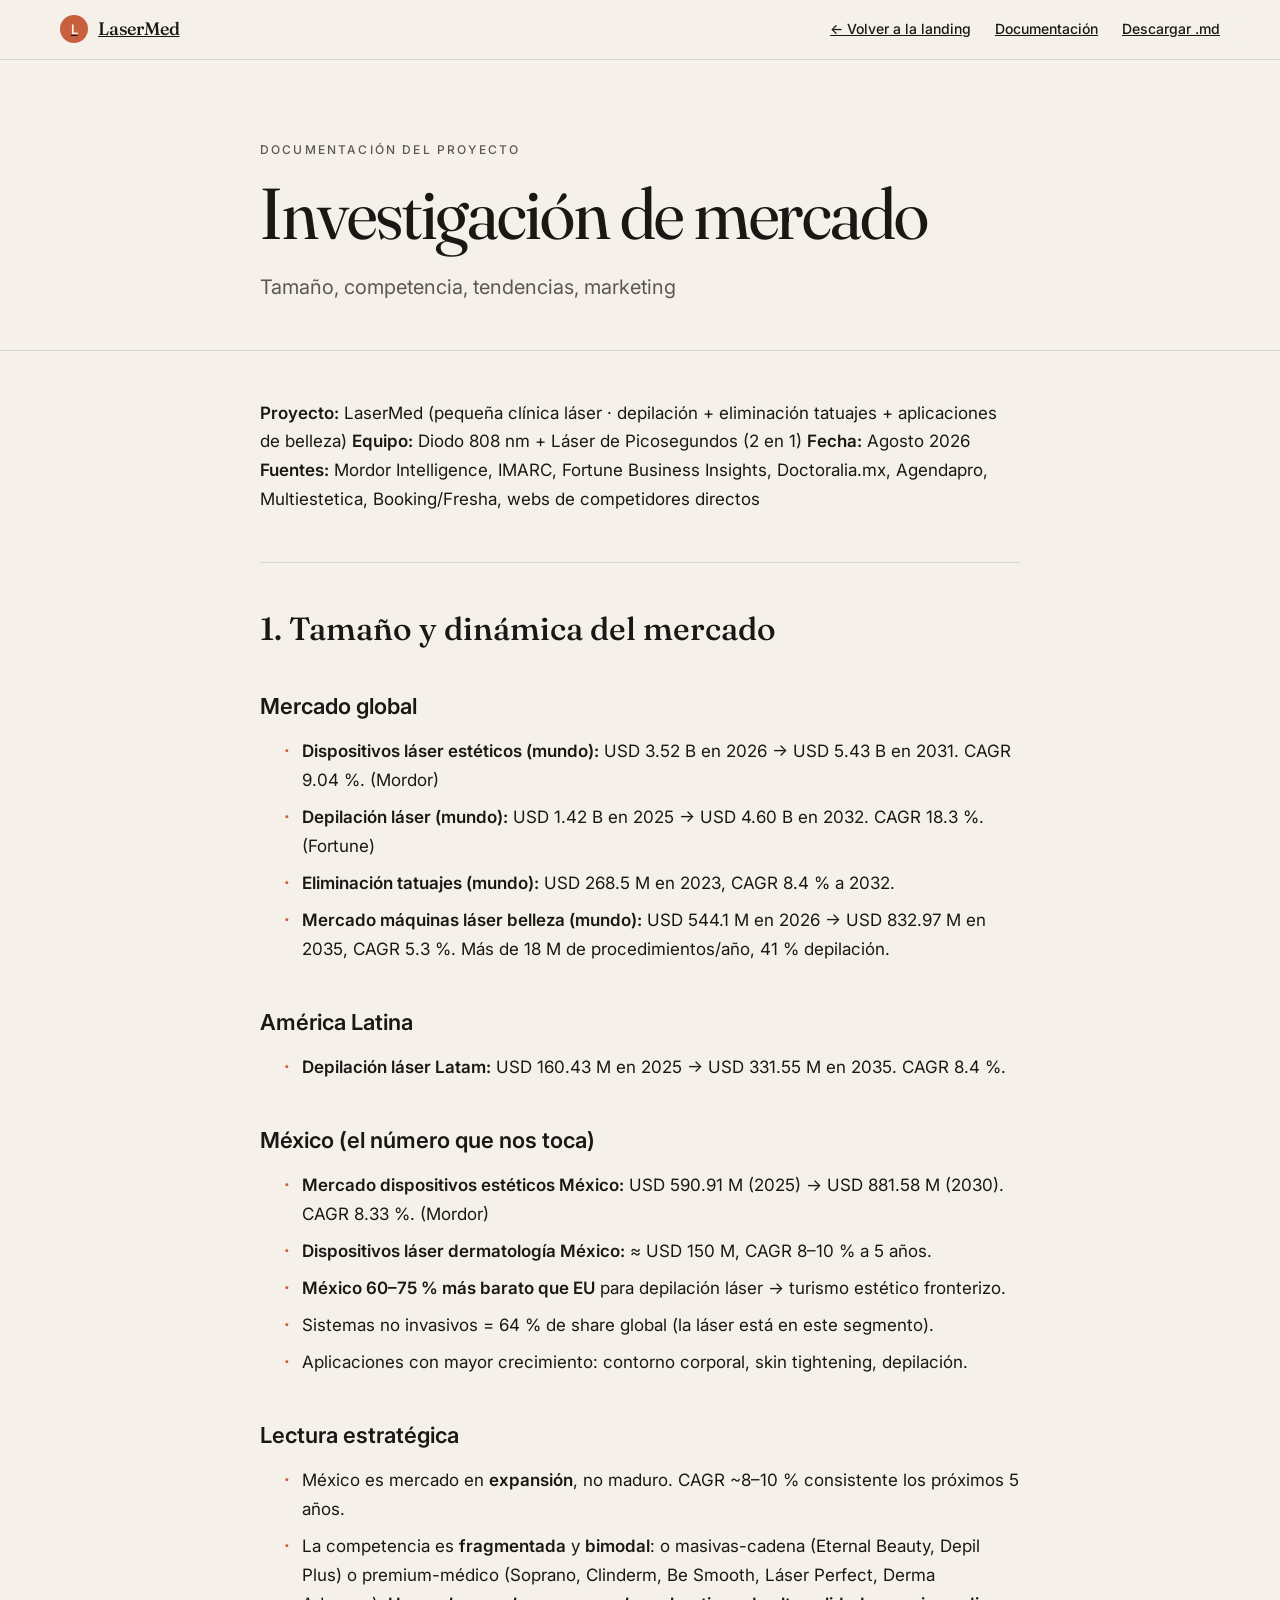
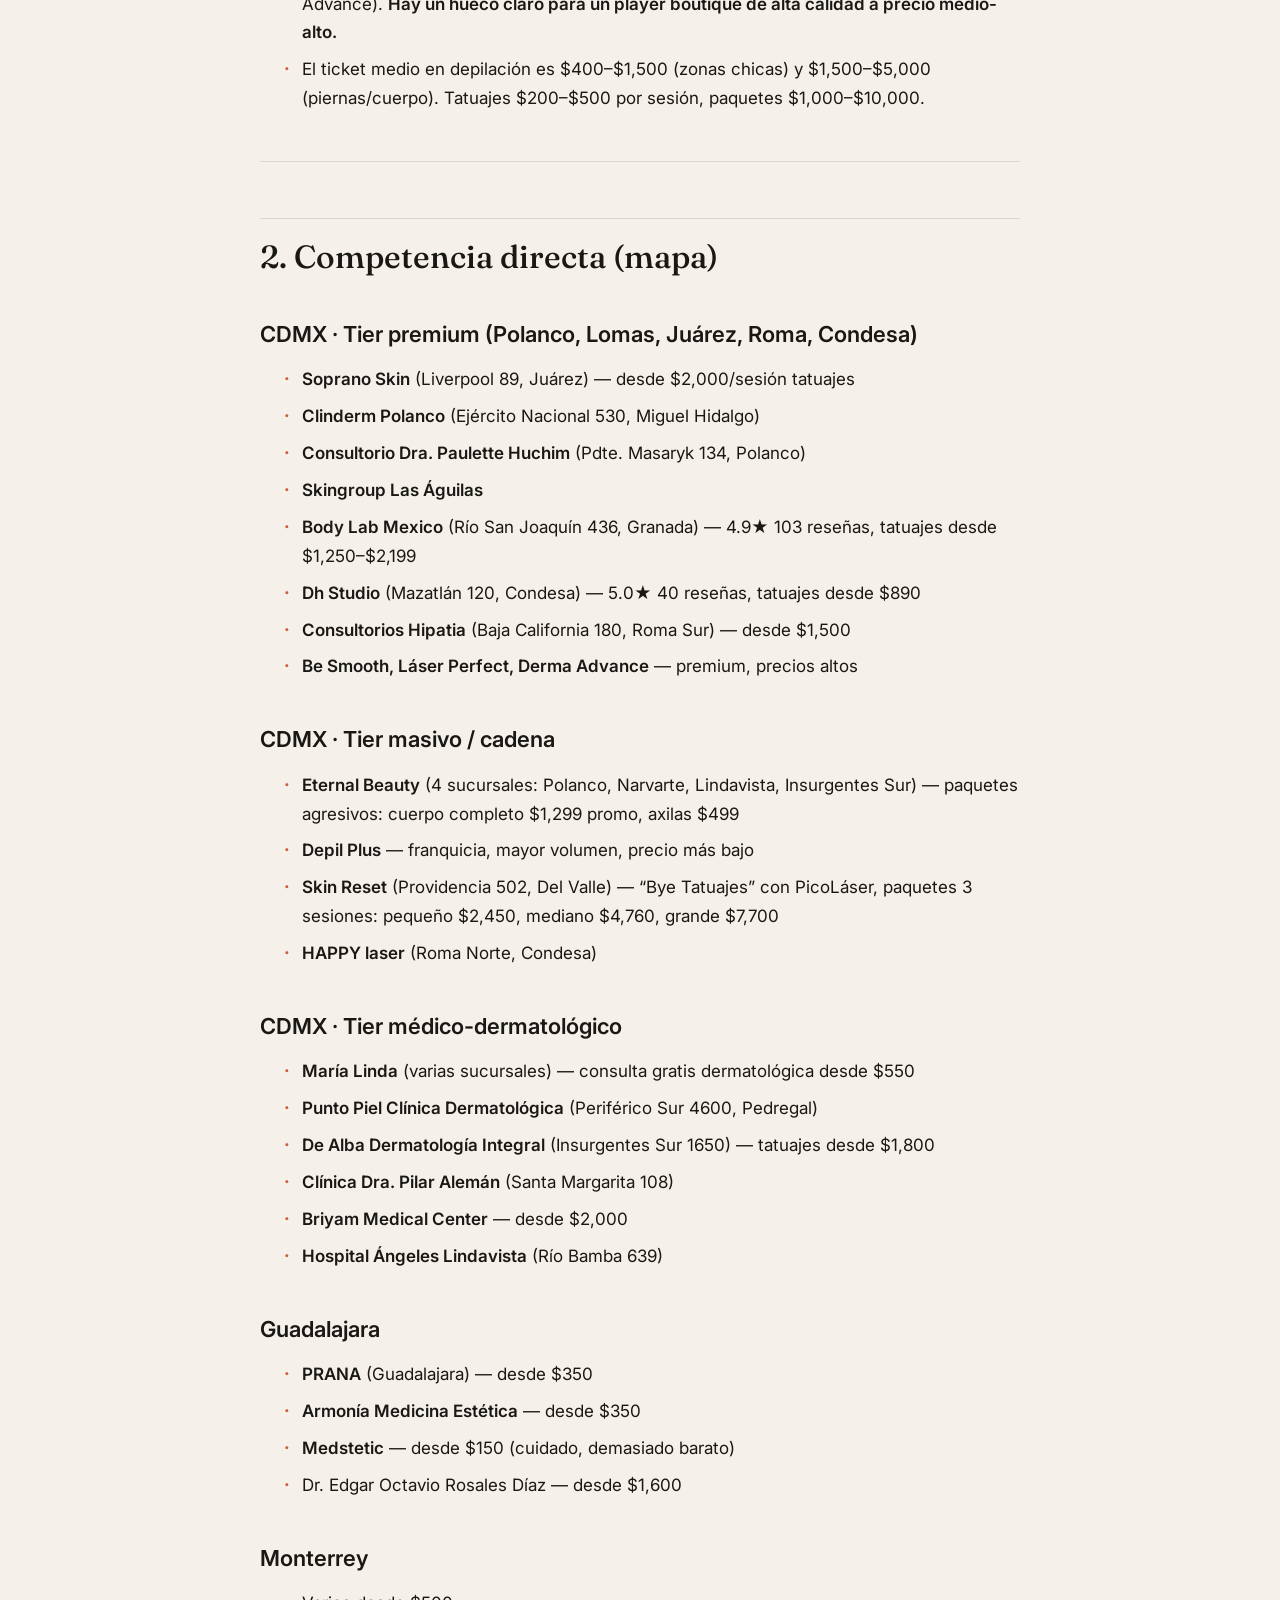
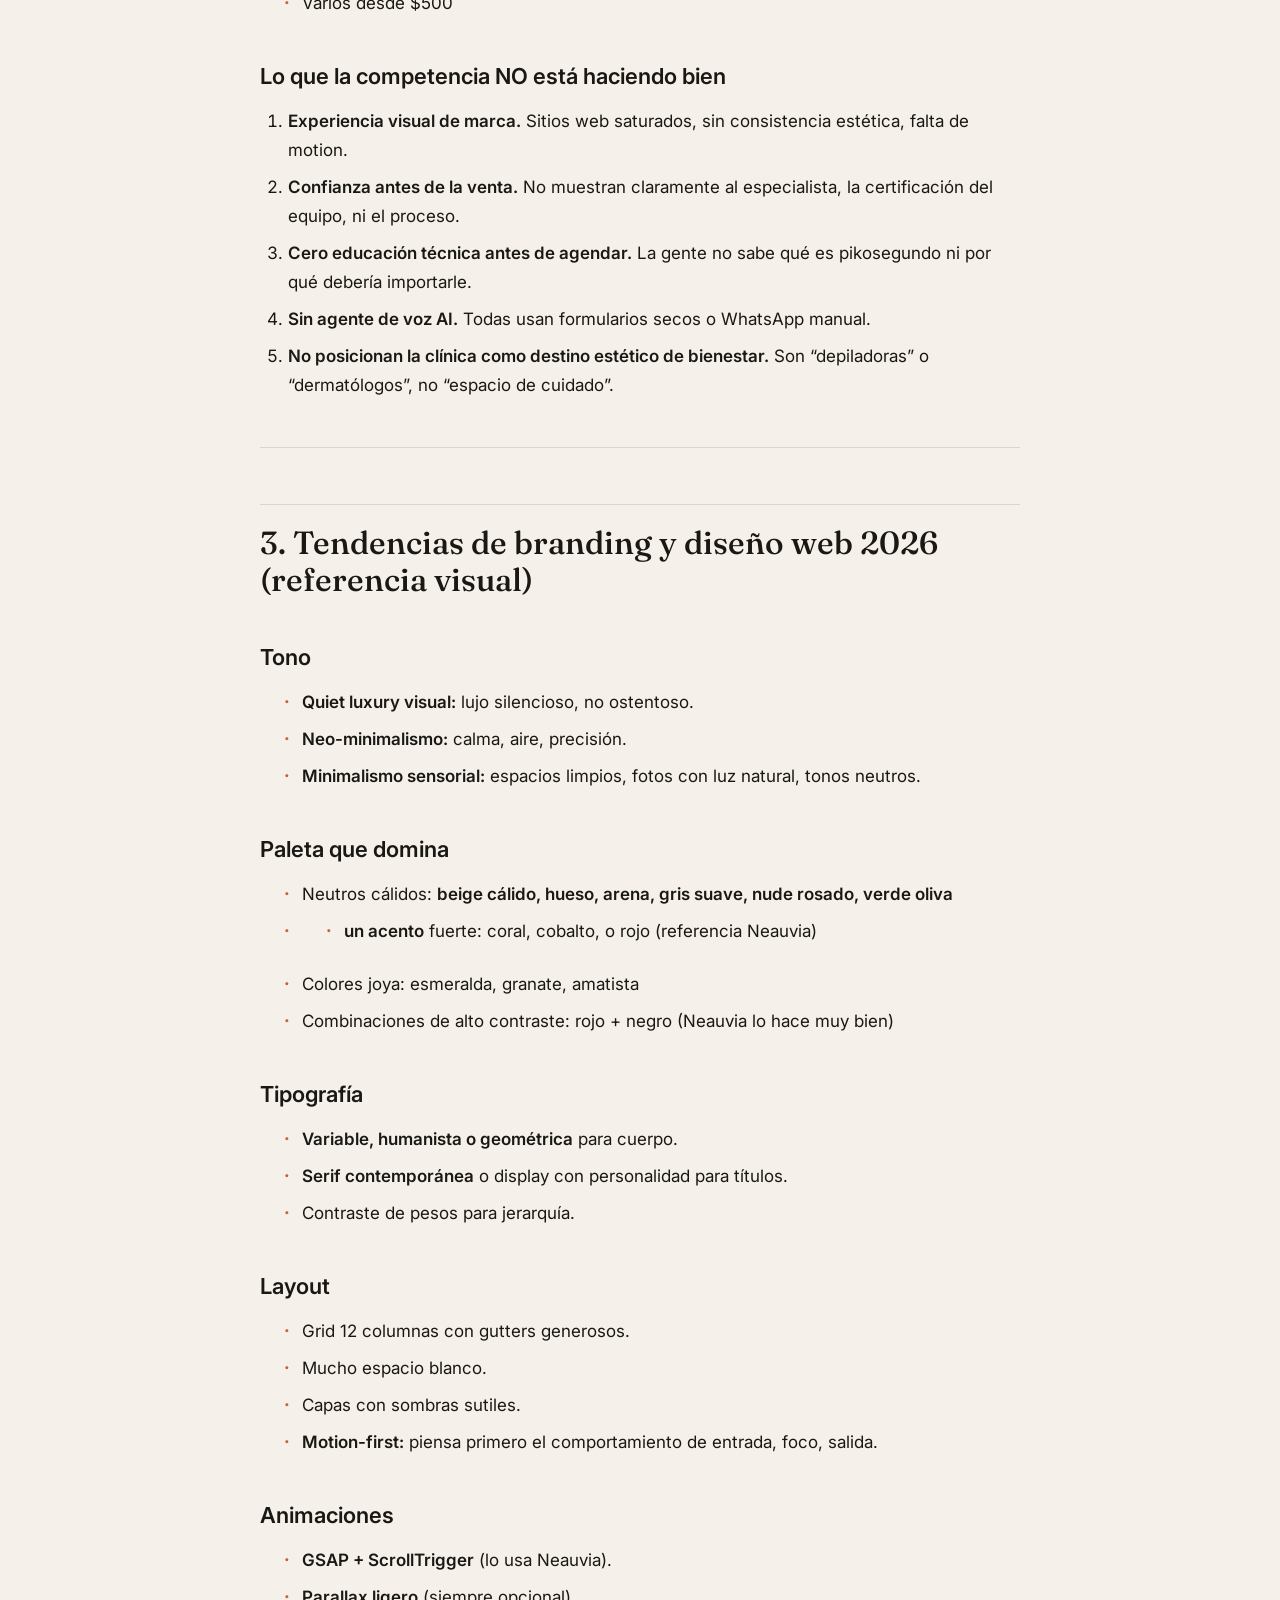
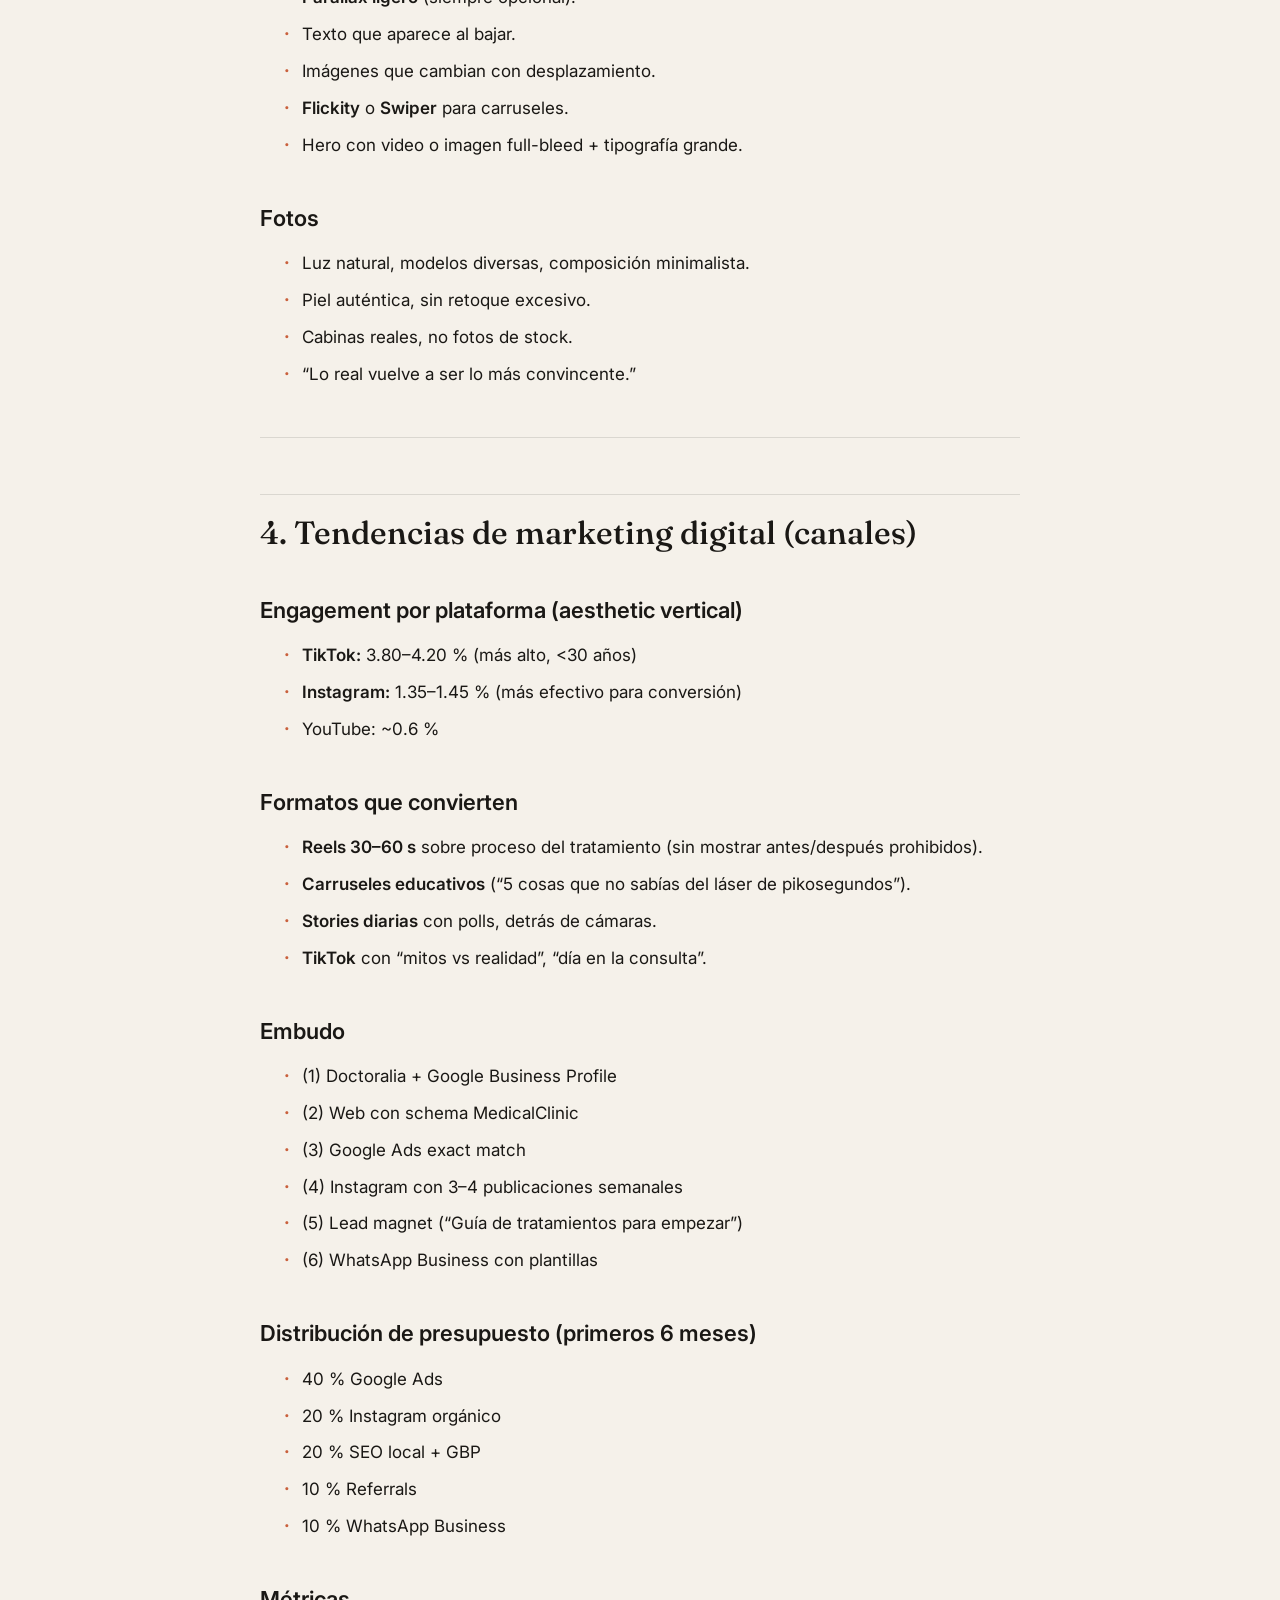
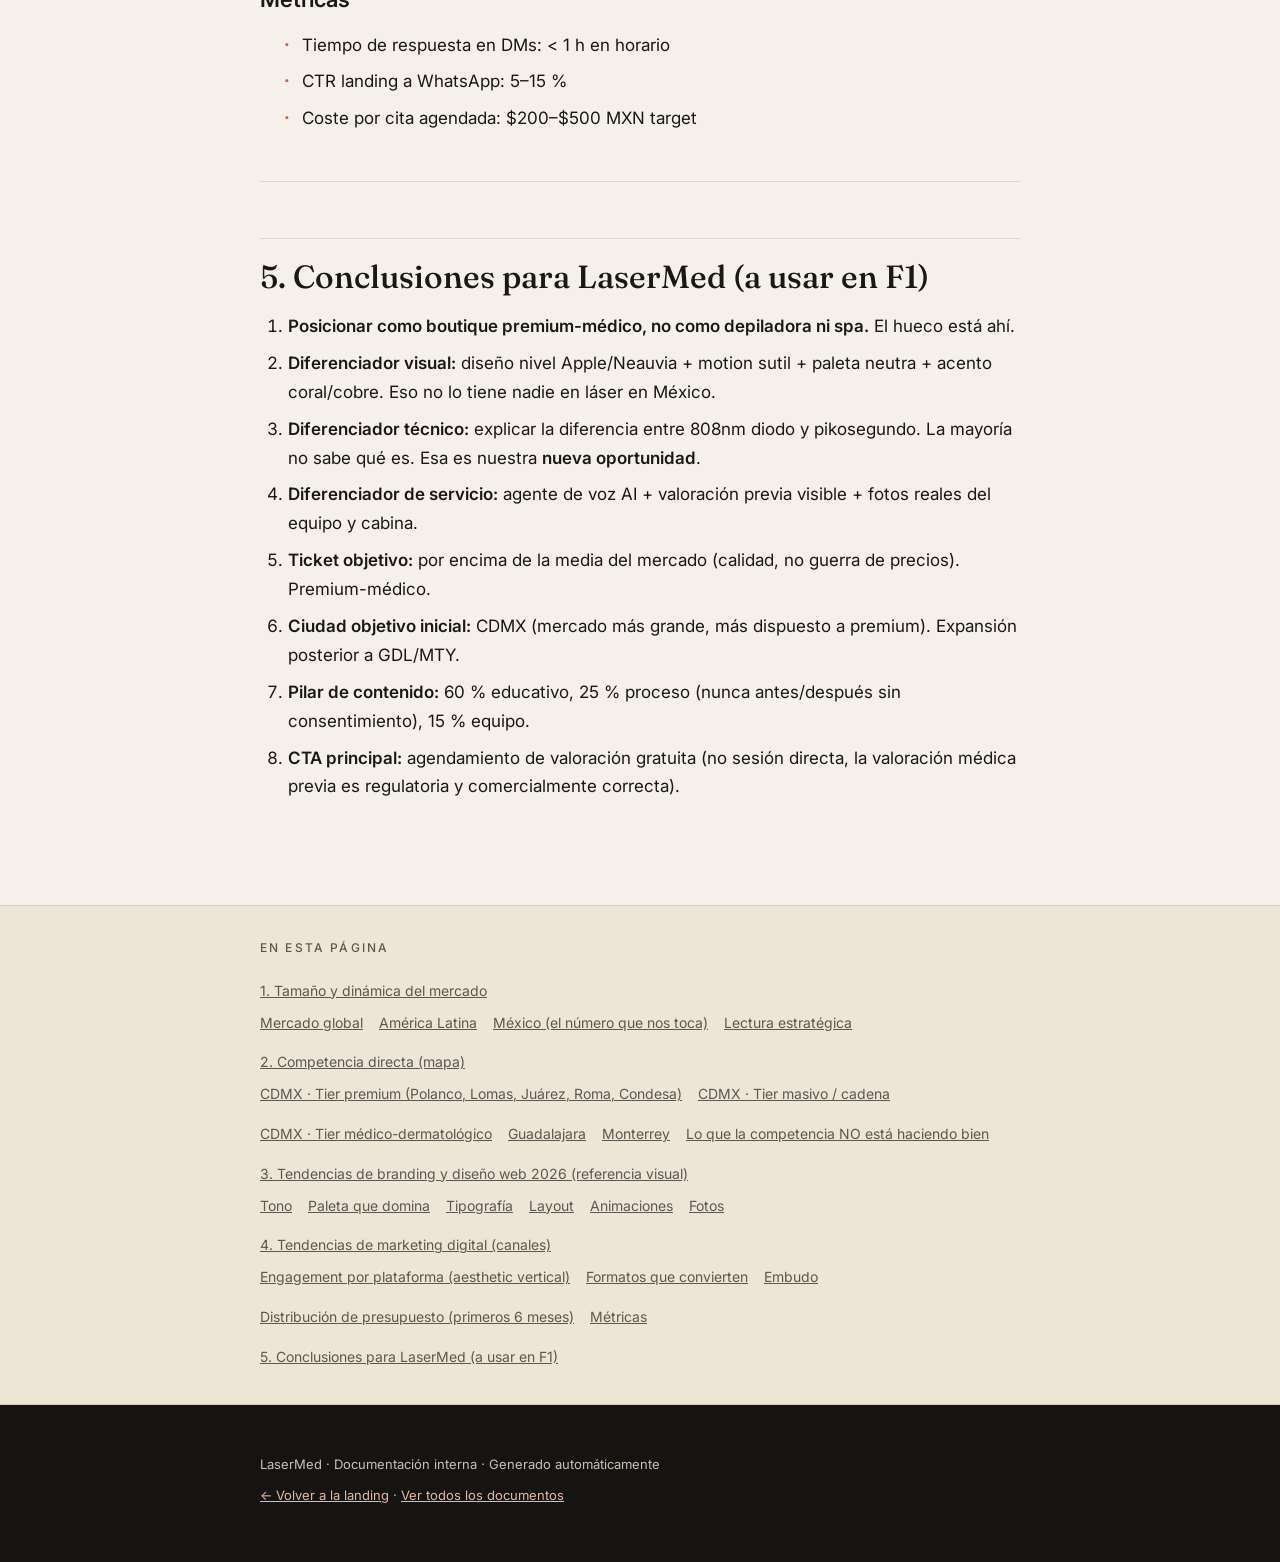
<file: docs/investigacion-mercado.html>
<!DOCTYPE html>
<html lang="es-MX">
<head>
  <meta charset="UTF-8" />
  <meta name="viewport" content="width=device-width, initial-scale=1.0" />
  <title>Investigación de mercado · LaserMed · Documentación</title>
  <meta name="description" content="Tamaño, competencia, tendencias, marketing" />
  <link rel="icon" type="image/svg+xml" href="data:image/svg+xml,%3Csvg xmlns='http://www.w3.org/2000/svg' viewBox='0 0 32 32'%3E%3Crect width='32' height='32' rx='8' fill='%23c9603d'/%3E%3Ctext x='16' y='22' text-anchor='middle' font-family='serif' font-size='18' fill='%23f8f5ef' font-weight='500'%3EL%3C/text%3E%3C/svg%3E" />
  <link rel="preconnect" href="https://fonts.googleapis.com" />
  <link rel="preconnect" href="https://fonts.gstatic.com" crossorigin />
  <link href="https://fonts.googleapis.com/css2?family=Fraunces:ital,opsz,wght,SOFT@0,9..144,300..900,0..100;1,9..144,300..900,0..100&family=Inter:wght@300;400;500;600;700&family=JetBrains+Mono:wght@400;500&display=swap" rel="stylesheet" />
  <link rel="stylesheet" href="../docs-assets/docs.css" />
</head>
<body>

<header class="docs-nav">
  <div class="docs-nav__inner">
    <a href="../index.html" class="docs-nav__logo">
      <span class="docs-nav__mark">L</span>
      <span>LaserMed</span>
    </a>
    <nav class="docs-nav__links">
      <a href="../index.html">← Volver a la landing</a>
      <a href="index.html">Documentación</a>
      <a href="raw/investigacion-mercado.md">Descargar .md</a>
    </nav>
  </div>
</header>

<main class="docs-main">

<header class="docs-header">
  <div class="docs-container">
    <div class="docs-header__eyebrow">Documentación del proyecto</div>
    <h1 class="docs-header__title">Investigación de mercado</h1>
    <p class="docs-header__tagline">Tamaño, competencia, tendencias, marketing</p>
  </div>
</header>

<article class="docs-article">
  <div class="docs-container">
    <p><strong>Proyecto:</strong> LaserMed (pequeña clínica láser · depilación + eliminación tatuajes + aplicaciones de belleza)
<strong>Equipo:</strong> Diodo 808 nm + Láser de Picosegundos (2 en 1)
<strong>Fecha:</strong> Agosto 2026
<strong>Fuentes:</strong> Mordor Intelligence, IMARC, Fortune Business Insights, Doctoralia.mx, Agendapro, Multiestetica, Booking/Fresha, webs de competidores directos</p>
<hr />
<h2 id="1-tamano-y-dinamica-del-mercado">1. Tamaño y dinámica del mercado</h2>
<h3 id="mercado-global">Mercado global</h3>
<ul>
<li><strong>Dispositivos láser estéticos (mundo):</strong> USD 3.52 B en 2026 → USD 5.43 B en 2031. CAGR 9.04 %. (Mordor)</li>
<li><strong>Depilación láser (mundo):</strong> USD 1.42 B en 2025 → USD 4.60 B en 2032. CAGR 18.3 %. (Fortune)</li>
<li><strong>Eliminación tatuajes (mundo):</strong> USD 268.5 M en 2023, CAGR 8.4 % a 2032.</li>
<li><strong>Mercado máquinas láser belleza (mundo):</strong> USD 544.1 M en 2026 → USD 832.97 M en 2035, CAGR 5.3 %. Más de 18 M de procedimientos/año, 41 % depilación.</li>
</ul>
<h3 id="america-latina">América Latina</h3>
<ul>
<li><strong>Depilación láser Latam:</strong> USD 160.43 M en 2025 → USD 331.55 M en 2035. CAGR 8.4 %.</li>
</ul>
<h3 id="mexico-el-numero-que-nos-toca">México (el número que nos toca)</h3>
<ul>
<li><strong>Mercado dispositivos estéticos México:</strong> USD 590.91 M (2025) → USD 881.58 M (2030). CAGR 8.33 %. (Mordor)</li>
<li><strong>Dispositivos láser dermatología México:</strong> ≈ USD 150 M, CAGR 8–10 % a 5 años.</li>
<li><strong>México 60–75 % más barato que EU</strong> para depilación láser → turismo estético fronterizo.</li>
<li>Sistemas no invasivos = 64 % de share global (la láser está en este segmento).</li>
<li>Aplicaciones con mayor crecimiento: contorno corporal, skin tightening, depilación.</li>
</ul>
<h3 id="lectura-estrategica">Lectura estratégica</h3>
<ul>
<li>México es mercado en <strong>expansión</strong>, no maduro. CAGR ~8–10 % consistente los próximos 5 años.</li>
<li>La competencia es <strong>fragmentada</strong> y <strong>bimodal</strong>: o masivas-cadena (Eternal Beauty, Depil Plus) o premium-médico (Soprano, Clinderm, Be Smooth, Láser Perfect, Derma Advance). <strong>Hay un hueco claro para un player boutique de alta calidad a precio medio-alto.</strong></li>
<li>El ticket medio en depilación es $400–$1,500 (zonas chicas) y $1,500–$5,000 (piernas/cuerpo). Tatuajes $200–$500 por sesión, paquetes $1,000–$10,000.</li>
</ul>
<hr />
<h2 id="2-competencia-directa-mapa">2. Competencia directa (mapa)</h2>
<h3 id="cdmx-tier-premium-polanco-lomas-juarez-roma-condesa">CDMX · Tier premium (Polanco, Lomas, Juárez, Roma, Condesa)</h3>
<ul>
<li><strong>Soprano Skin</strong> (Liverpool 89, Juárez) — desde $2,000/sesión tatuajes</li>
<li><strong>Clinderm Polanco</strong> (Ejército Nacional 530, Miguel Hidalgo)</li>
<li><strong>Consultorio Dra. Paulette Huchim</strong> (Pdte. Masaryk 134, Polanco)</li>
<li><strong>Skingroup Las Águilas</strong></li>
<li><strong>Body Lab Mexico</strong> (Río San Joaquín 436, Granada) — 4.9★ 103 reseñas, tatuajes desde $1,250–$2,199</li>
<li><strong>Dh Studio</strong> (Mazatlán 120, Condesa) — 5.0★ 40 reseñas, tatuajes desde $890</li>
<li><strong>Consultorios Hipatia</strong> (Baja California 180, Roma Sur) — desde $1,500</li>
<li><strong>Be Smooth, Láser Perfect, Derma Advance</strong> — premium, precios altos</li>
</ul>
<h3 id="cdmx-tier-masivo-cadena">CDMX · Tier masivo / cadena</h3>
<ul>
<li><strong>Eternal Beauty</strong> (4 sucursales: Polanco, Narvarte, Lindavista, Insurgentes Sur) — paquetes agresivos: cuerpo completo $1,299 promo, axilas $499</li>
<li><strong>Depil Plus</strong> — franquicia, mayor volumen, precio más bajo</li>
<li><strong>Skin Reset</strong> (Providencia 502, Del Valle) — &ldquo;Bye Tatuajes&rdquo; con PicoLáser, paquetes 3 sesiones: pequeño $2,450, mediano $4,760, grande $7,700</li>
<li><strong>HAPPY laser</strong> (Roma Norte, Condesa)</li>
</ul>
<h3 id="cdmx-tier-medico-dermatologico">CDMX · Tier médico-dermatológico</h3>
<ul>
<li><strong>María Linda</strong> (varias sucursales) — consulta gratis dermatológica desde $550</li>
<li><strong>Punto Piel Clínica Dermatológica</strong> (Periférico Sur 4600, Pedregal)</li>
<li><strong>De Alba Dermatología Integral</strong> (Insurgentes Sur 1650) — tatuajes desde $1,800</li>
<li><strong>Clínica Dra. Pilar Alemán</strong> (Santa Margarita 108)</li>
<li><strong>Briyam Medical Center</strong> — desde $2,000</li>
<li><strong>Hospital Ángeles Lindavista</strong> (Río Bamba 639)</li>
</ul>
<h3 id="guadalajara">Guadalajara</h3>
<ul>
<li><strong>PRANA</strong> (Guadalajara) — desde $350</li>
<li><strong>Armonía Medicina Estética</strong> — desde $350</li>
<li><strong>Medstetic</strong> — desde $150 (cuidado, demasiado barato)</li>
<li>Dr. Edgar Octavio Rosales Díaz — desde $1,600</li>
</ul>
<h3 id="monterrey">Monterrey</h3>
<ul>
<li>Varios desde $500</li>
</ul>
<h3 id="lo-que-la-competencia-no-esta-haciendo-bien">Lo que la competencia NO está haciendo bien</h3>
<ol>
<li><strong>Experiencia visual de marca.</strong> Sitios web saturados, sin consistencia estética, falta de motion.</li>
<li><strong>Confianza antes de la venta.</strong> No muestran claramente al especialista, la certificación del equipo, ni el proceso.</li>
<li><strong>Cero educación técnica antes de agendar.</strong> La gente no sabe qué es pikosegundo ni por qué debería importarle.</li>
<li><strong>Sin agente de voz AI.</strong> Todas usan formularios secos o WhatsApp manual.</li>
<li><strong>No posicionan la clínica como destino estético de bienestar.</strong> Son &ldquo;depiladoras&rdquo; o &ldquo;dermatólogos&rdquo;, no &ldquo;espacio de cuidado&rdquo;.</li>
</ol>
<hr />
<h2 id="3-tendencias-de-branding-y-diseno-web-2026-referencia-visual">3. Tendencias de branding y diseño web 2026 (referencia visual)</h2>
<h3 id="tono">Tono</h3>
<ul>
<li><strong>Quiet luxury visual:</strong> lujo silencioso, no ostentoso.</li>
<li><strong>Neo-minimalismo:</strong> calma, aire, precisión.</li>
<li><strong>Minimalismo sensorial:</strong> espacios limpios, fotos con luz natural, tonos neutros.</li>
</ul>
<h3 id="paleta-que-domina">Paleta que domina</h3>
<ul>
<li>Neutros cálidos: <strong>beige cálido, hueso, arena, gris suave, nude rosado, verde oliva</strong></li>
<li>
<ul>
<li><strong>un acento</strong> fuerte: coral, cobalto, o rojo (referencia Neauvia)</li>
</ul>
</li>
<li>Colores joya: esmeralda, granate, amatista</li>
<li>Combinaciones de alto contraste: rojo + negro (Neauvia lo hace muy bien)</li>
</ul>
<h3 id="tipografia">Tipografía</h3>
<ul>
<li><strong>Variable, humanista o geométrica</strong> para cuerpo.</li>
<li><strong>Serif contemporánea</strong> o display con personalidad para títulos.</li>
<li>Contraste de pesos para jerarquía.</li>
</ul>
<h3 id="layout">Layout</h3>
<ul>
<li>Grid 12 columnas con gutters generosos.</li>
<li>Mucho espacio blanco.</li>
<li>Capas con sombras sutiles.</li>
<li><strong>Motion-first:</strong> piensa primero el comportamiento de entrada, foco, salida.</li>
</ul>
<h3 id="animaciones">Animaciones</h3>
<ul>
<li><strong>GSAP + ScrollTrigger</strong> (lo usa Neauvia).</li>
<li><strong>Parallax ligero</strong> (siempre opcional).</li>
<li>Texto que aparece al bajar.</li>
<li>Imágenes que cambian con desplazamiento.</li>
<li><strong>Flickity</strong> o <strong>Swiper</strong> para carruseles.</li>
<li>Hero con video o imagen full-bleed + tipografía grande.</li>
</ul>
<h3 id="fotos">Fotos</h3>
<ul>
<li>Luz natural, modelos diversas, composición minimalista.</li>
<li>Piel auténtica, sin retoque excesivo.</li>
<li>Cabinas reales, no fotos de stock.</li>
<li>&ldquo;Lo real vuelve a ser lo más convincente.&rdquo;</li>
</ul>
<hr />
<h2 id="4-tendencias-de-marketing-digital-canales">4. Tendencias de marketing digital (canales)</h2>
<h3 id="engagement-por-plataforma-aesthetic-vertical">Engagement por plataforma (aesthetic vertical)</h3>
<ul>
<li><strong>TikTok:</strong> 3.80–4.20 % (más alto, &lt;30 años)</li>
<li><strong>Instagram:</strong> 1.35–1.45 % (más efectivo para conversión)</li>
<li>YouTube: ~0.6 %</li>
</ul>
<h3 id="formatos-que-convierten">Formatos que convierten</h3>
<ul>
<li><strong>Reels 30–60 s</strong> sobre proceso del tratamiento (sin mostrar antes/después prohibidos).</li>
<li><strong>Carruseles educativos</strong> (&ldquo;5 cosas que no sabías del láser de pikosegundos&rdquo;).</li>
<li><strong>Stories diarias</strong> con polls, detrás de cámaras.</li>
<li><strong>TikTok</strong> con &ldquo;mitos vs realidad&rdquo;, &ldquo;día en la consulta&rdquo;.</li>
</ul>
<h3 id="embudo">Embudo</h3>
<ul>
<li>(1) Doctoralia + Google Business Profile</li>
<li>(2) Web con schema MedicalClinic</li>
<li>(3) Google Ads exact match</li>
<li>(4) Instagram con 3–4 publicaciones semanales</li>
<li>(5) Lead magnet (&ldquo;Guía de tratamientos para empezar&rdquo;)</li>
<li>(6) WhatsApp Business con plantillas</li>
</ul>
<h3 id="distribucion-de-presupuesto-primeros-6-meses">Distribución de presupuesto (primeros 6 meses)</h3>
<ul>
<li>40 % Google Ads</li>
<li>20 % Instagram orgánico</li>
<li>20 % SEO local + GBP</li>
<li>10 % Referrals</li>
<li>10 % WhatsApp Business</li>
</ul>
<h3 id="metricas">Métricas</h3>
<ul>
<li>Tiempo de respuesta en DMs: &lt; 1 h en horario</li>
<li>CTR landing a WhatsApp: 5–15 %</li>
<li>Coste por cita agendada: $200–$500 MXN target</li>
</ul>
<hr />
<h2 id="5-conclusiones-para-lasermed-a-usar-en-f1">5. Conclusiones para LaserMed (a usar en F1)</h2>
<ol>
<li><strong>Posicionar como boutique premium-médico, no como depiladora ni spa.</strong> El hueco está ahí.</li>
<li><strong>Diferenciador visual:</strong> diseño nivel Apple/Neauvia + motion sutil + paleta neutra + acento coral/cobre. Eso no lo tiene nadie en láser en México.</li>
<li><strong>Diferenciador técnico:</strong> explicar la diferencia entre 808nm diodo y pikosegundo. La mayoría no sabe qué es. Esa es nuestra <strong>nueva oportunidad</strong>.</li>
<li><strong>Diferenciador de servicio:</strong> agente de voz AI + valoración previa visible + fotos reales del equipo y cabina.</li>
<li><strong>Ticket objetivo:</strong> por encima de la media del mercado (calidad, no guerra de precios). Premium-médico.</li>
<li><strong>Ciudad objetivo inicial:</strong> CDMX (mercado más grande, más dispuesto a premium). Expansión posterior a GDL/MTY.</li>
<li><strong>Pilar de contenido:</strong> 60 % educativo, 25 % proceso (nunca antes/después sin consentimiento), 15 % equipo.</li>
<li><strong>CTA principal:</strong> agendamiento de valoración gratuita (no sesión directa, la valoración médica previa es regulatoria y comercialmente correcta).</li>
</ol>
  </div>
</article>

<aside class="docs-toc">
  <div class="docs-container">
    <div class="docs-toc__sticky">
      <div class="docs-toc__label">En esta página</div>
      <div class="toc">
<ul>
<li><a href="#1-tamano-y-dinamica-del-mercado">1. Tamaño y dinámica del mercado</a><ul>
<li><a href="#mercado-global">Mercado global</a></li>
<li><a href="#america-latina">América Latina</a></li>
<li><a href="#mexico-el-numero-que-nos-toca">México (el número que nos toca)</a></li>
<li><a href="#lectura-estrategica">Lectura estratégica</a></li>
</ul>
</li>
<li><a href="#2-competencia-directa-mapa">2. Competencia directa (mapa)</a><ul>
<li><a href="#cdmx-tier-premium-polanco-lomas-juarez-roma-condesa">CDMX · Tier premium (Polanco, Lomas, Juárez, Roma, Condesa)</a></li>
<li><a href="#cdmx-tier-masivo-cadena">CDMX · Tier masivo / cadena</a></li>
<li><a href="#cdmx-tier-medico-dermatologico">CDMX · Tier médico-dermatológico</a></li>
<li><a href="#guadalajara">Guadalajara</a></li>
<li><a href="#monterrey">Monterrey</a></li>
<li><a href="#lo-que-la-competencia-no-esta-haciendo-bien">Lo que la competencia NO está haciendo bien</a></li>
</ul>
</li>
<li><a href="#3-tendencias-de-branding-y-diseno-web-2026-referencia-visual">3. Tendencias de branding y diseño web 2026 (referencia visual)</a><ul>
<li><a href="#tono">Tono</a></li>
<li><a href="#paleta-que-domina">Paleta que domina</a></li>
<li><a href="#tipografia">Tipografía</a></li>
<li><a href="#layout">Layout</a></li>
<li><a href="#animaciones">Animaciones</a></li>
<li><a href="#fotos">Fotos</a></li>
</ul>
</li>
<li><a href="#4-tendencias-de-marketing-digital-canales">4. Tendencias de marketing digital (canales)</a><ul>
<li><a href="#engagement-por-plataforma-aesthetic-vertical">Engagement por plataforma (aesthetic vertical)</a></li>
<li><a href="#formatos-que-convierten">Formatos que convierten</a></li>
<li><a href="#embudo">Embudo</a></li>
<li><a href="#distribucion-de-presupuesto-primeros-6-meses">Distribución de presupuesto (primeros 6 meses)</a></li>
<li><a href="#metricas">Métricas</a></li>
</ul>
</li>
<li><a href="#5-conclusiones-para-lasermed-a-usar-en-f1">5. Conclusiones para LaserMed (a usar en F1)</a></li>
</ul>
</div>

    </div>
  </div>
</aside>

<footer class="docs-footer">
  <div class="docs-container">
    <p>LaserMed · Documentación interna · Generado automáticamente</p>
    <p><a href="../index.html">← Volver a la landing</a> · <a href="index.html">Ver todos los documentos</a></p>
  </div>
</footer>

</main>

</body>
</html>
</file>
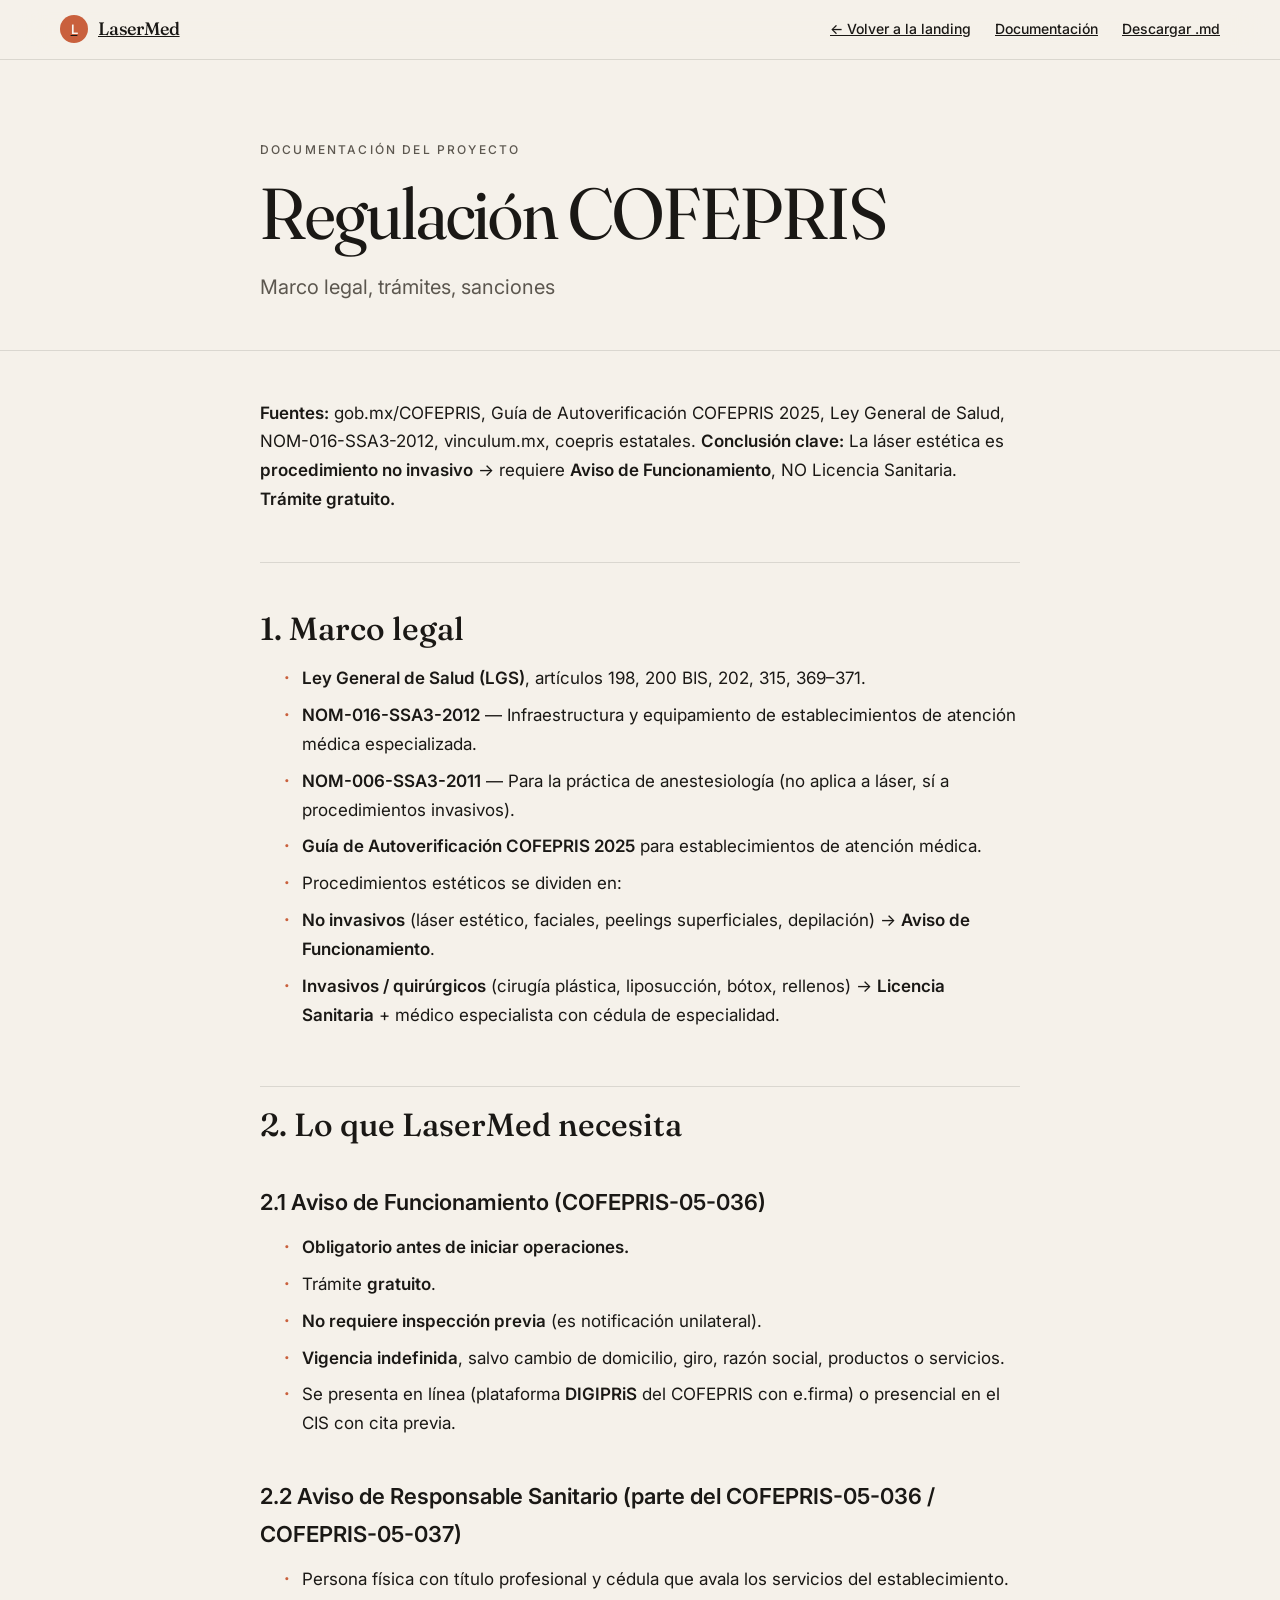
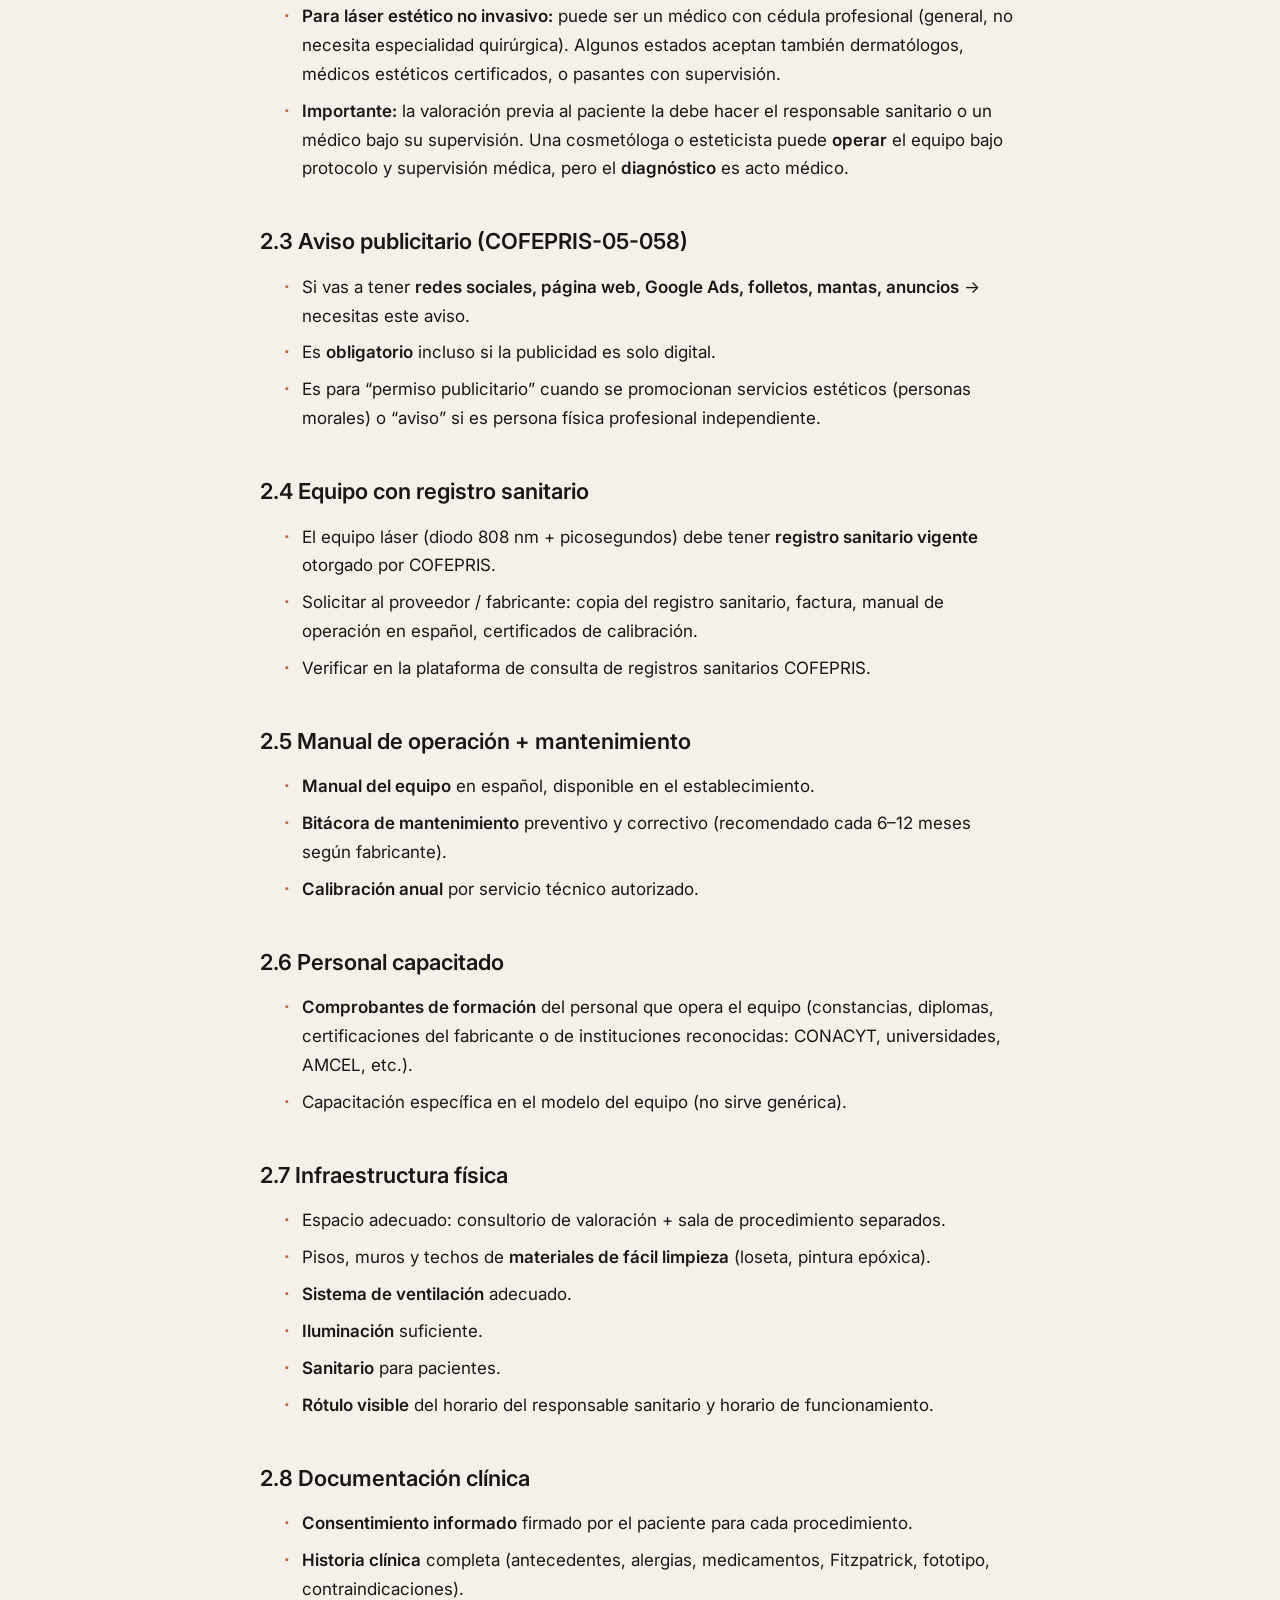
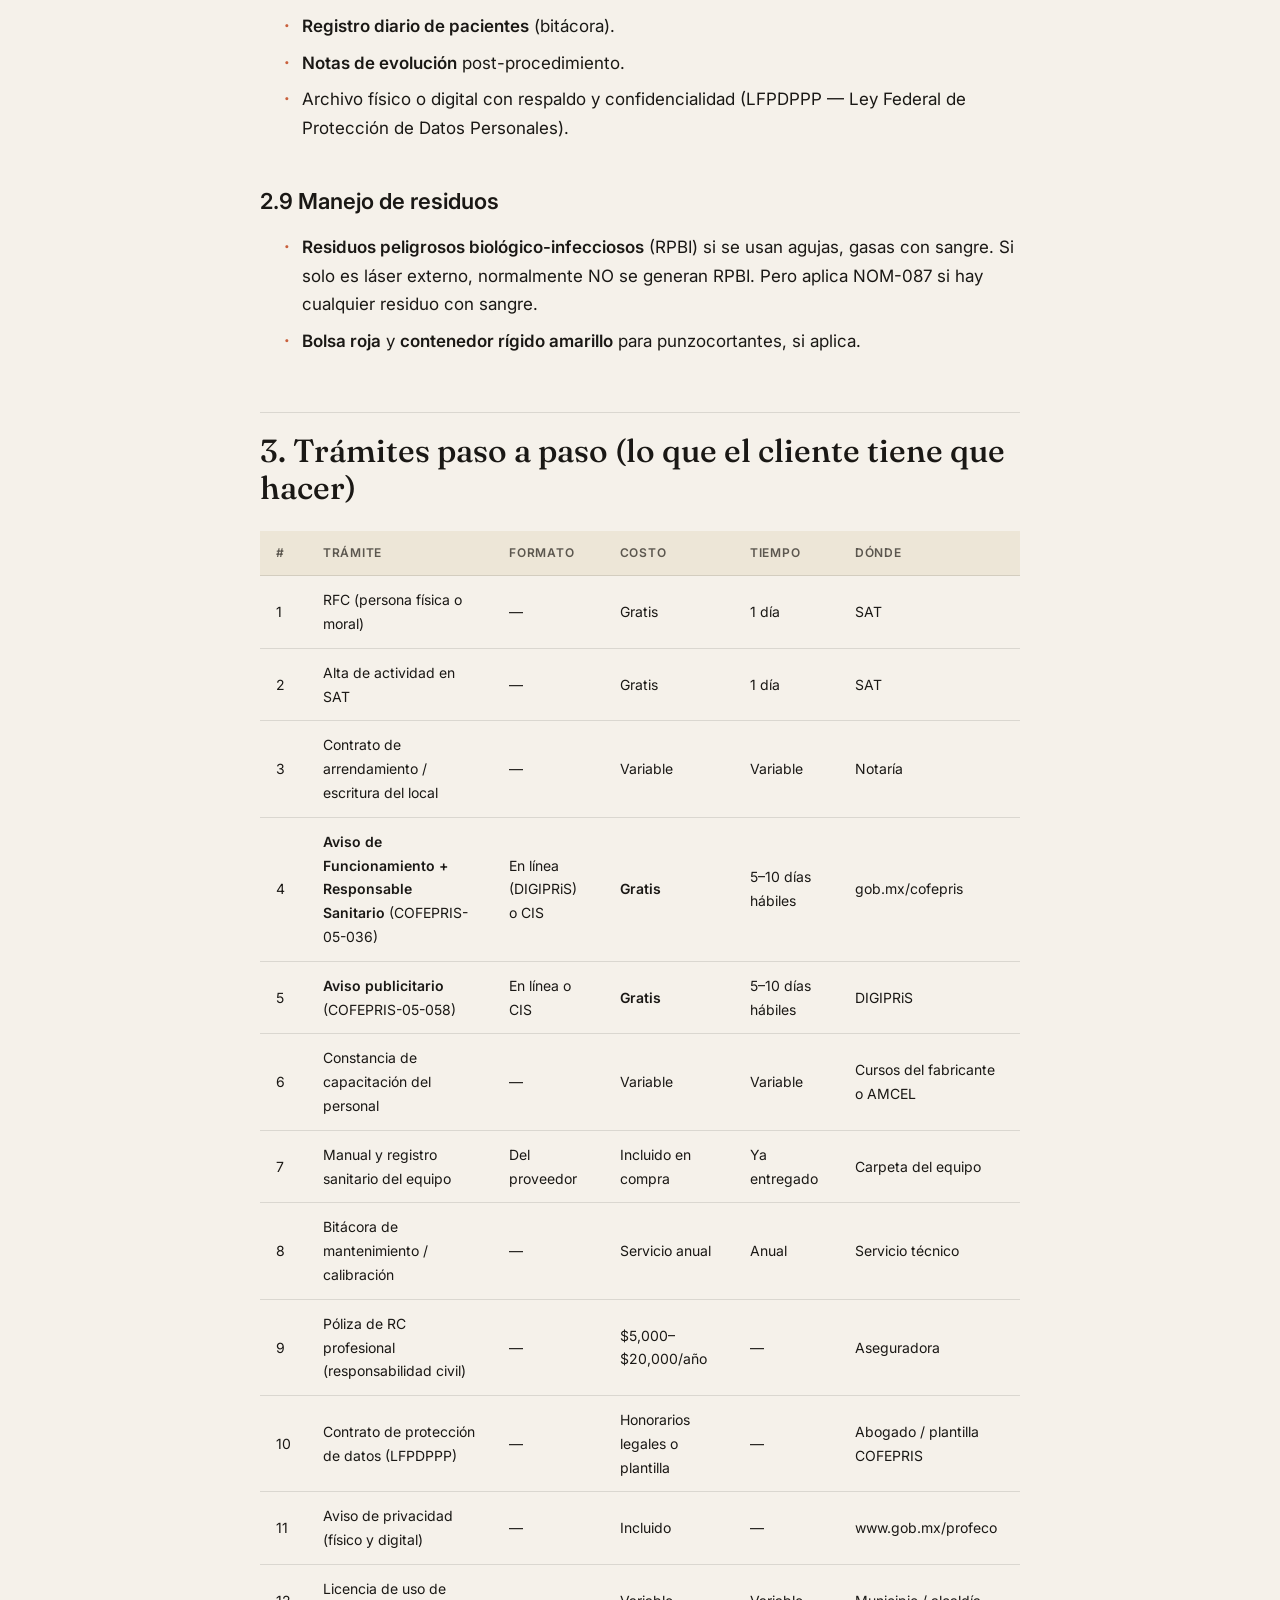
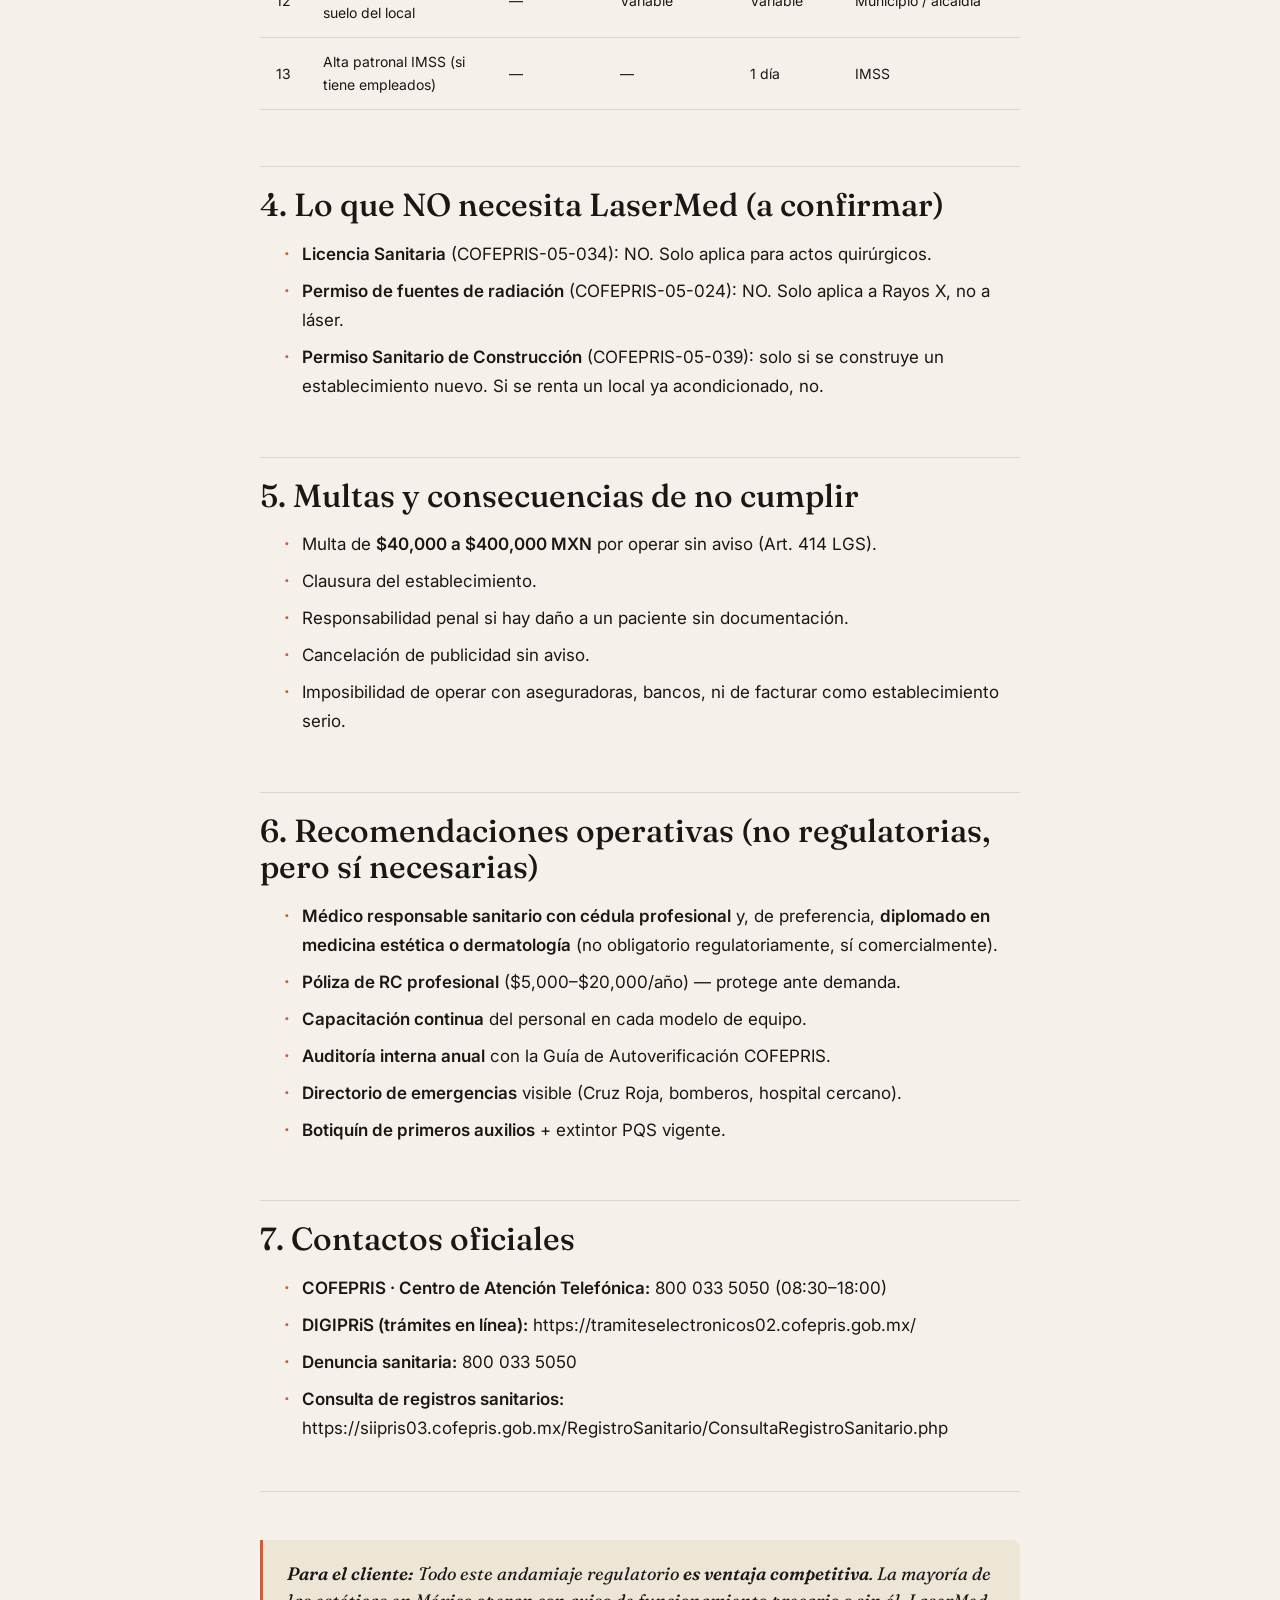
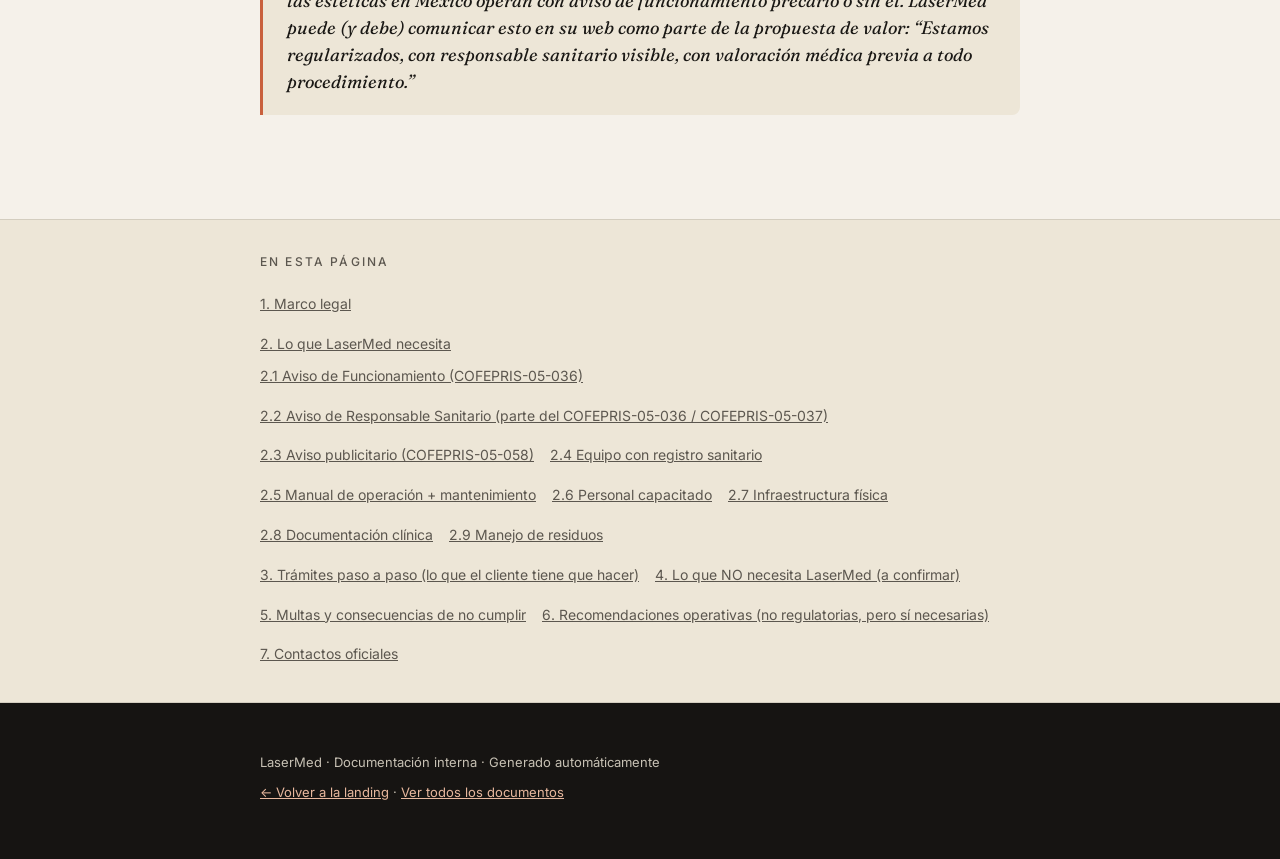
<file: docs/investigacion-regulacion.html>
<!DOCTYPE html>
<html lang="es-MX">
<head>
  <meta charset="UTF-8" />
  <meta name="viewport" content="width=device-width, initial-scale=1.0" />
  <title>Regulación COFEPRIS · LaserMed · Documentación</title>
  <meta name="description" content="Marco legal, trámites, sanciones" />
  <link rel="icon" type="image/svg+xml" href="data:image/svg+xml,%3Csvg xmlns='http://www.w3.org/2000/svg' viewBox='0 0 32 32'%3E%3Crect width='32' height='32' rx='8' fill='%23c9603d'/%3E%3Ctext x='16' y='22' text-anchor='middle' font-family='serif' font-size='18' fill='%23f8f5ef' font-weight='500'%3EL%3C/text%3E%3C/svg%3E" />
  <link rel="preconnect" href="https://fonts.googleapis.com" />
  <link rel="preconnect" href="https://fonts.gstatic.com" crossorigin />
  <link href="https://fonts.googleapis.com/css2?family=Fraunces:ital,opsz,wght,SOFT@0,9..144,300..900,0..100;1,9..144,300..900,0..100&family=Inter:wght@300;400;500;600;700&family=JetBrains+Mono:wght@400;500&display=swap" rel="stylesheet" />
  <link rel="stylesheet" href="../docs-assets/docs.css" />
</head>
<body>

<header class="docs-nav">
  <div class="docs-nav__inner">
    <a href="../index.html" class="docs-nav__logo">
      <span class="docs-nav__mark">L</span>
      <span>LaserMed</span>
    </a>
    <nav class="docs-nav__links">
      <a href="../index.html">← Volver a la landing</a>
      <a href="index.html">Documentación</a>
      <a href="raw/investigacion-regulacion.md">Descargar .md</a>
    </nav>
  </div>
</header>

<main class="docs-main">

<header class="docs-header">
  <div class="docs-container">
    <div class="docs-header__eyebrow">Documentación del proyecto</div>
    <h1 class="docs-header__title">Regulación COFEPRIS</h1>
    <p class="docs-header__tagline">Marco legal, trámites, sanciones</p>
  </div>
</header>

<article class="docs-article">
  <div class="docs-container">
    <p><strong>Fuentes:</strong> gob.mx/COFEPRIS, Guía de Autoverificación COFEPRIS 2025, Ley General de Salud, NOM-016-SSA3-2012, vinculum.mx, coepris estatales.
<strong>Conclusión clave:</strong> La láser estética es <strong>procedimiento no invasivo</strong> → requiere <strong>Aviso de Funcionamiento</strong>, NO Licencia Sanitaria. <strong>Trámite gratuito.</strong></p>
<hr />
<h2 id="1-marco-legal">1. Marco legal</h2>
<ul>
<li><strong>Ley General de Salud (LGS)</strong>, artículos 198, 200 BIS, 202, 315, 369–371.</li>
<li><strong>NOM-016-SSA3-2012</strong> — Infraestructura y equipamiento de establecimientos de atención médica especializada.</li>
<li><strong>NOM-006-SSA3-2011</strong> — Para la práctica de anestesiología (no aplica a láser, sí a procedimientos invasivos).</li>
<li><strong>Guía de Autoverificación COFEPRIS 2025</strong> para establecimientos de atención médica.</li>
<li>Procedimientos estéticos se dividen en:</li>
<li><strong>No invasivos</strong> (láser estético, faciales, peelings superficiales, depilación) → <strong>Aviso de Funcionamiento</strong>.</li>
<li><strong>Invasivos / quirúrgicos</strong> (cirugía plástica, liposucción, bótox, rellenos) → <strong>Licencia Sanitaria</strong> + médico especialista con cédula de especialidad.</li>
</ul>
<h2 id="2-lo-que-lasermed-necesita">2. Lo que LaserMed necesita</h2>
<h3 id="21-aviso-de-funcionamiento-cofepris-05-036">2.1 Aviso de Funcionamiento (COFEPRIS-05-036)</h3>
<ul>
<li><strong>Obligatorio antes de iniciar operaciones.</strong></li>
<li>Trámite <strong>gratuito</strong>.</li>
<li><strong>No requiere inspección previa</strong> (es notificación unilateral).</li>
<li><strong>Vigencia indefinida</strong>, salvo cambio de domicilio, giro, razón social, productos o servicios.</li>
<li>Se presenta en línea (plataforma <strong>DIGIPRiS</strong> del COFEPRIS con e.firma) o presencial en el CIS con cita previa.</li>
</ul>
<h3 id="22-aviso-de-responsable-sanitario-parte-del-cofepris-05-036-cofepris-05-037">2.2 Aviso de Responsable Sanitario (parte del COFEPRIS-05-036 / COFEPRIS-05-037)</h3>
<ul>
<li>Persona física con título profesional y cédula que avala los servicios del establecimiento.</li>
<li><strong>Para láser estético no invasivo:</strong> puede ser un médico con cédula profesional (general, no necesita especialidad quirúrgica). Algunos estados aceptan también dermatólogos, médicos estéticos certificados, o pasantes con supervisión.</li>
<li><strong>Importante:</strong> la valoración previa al paciente la debe hacer el responsable sanitario o un médico bajo su supervisión. Una cosmetóloga o esteticista puede <strong>operar</strong> el equipo bajo protocolo y supervisión médica, pero el <strong>diagnóstico</strong> es acto médico.</li>
</ul>
<h3 id="23-aviso-publicitario-cofepris-05-058">2.3 Aviso publicitario (COFEPRIS-05-058)</h3>
<ul>
<li>Si vas a tener <strong>redes sociales, página web, Google Ads, folletos, mantas, anuncios</strong> → necesitas este aviso.</li>
<li>Es <strong>obligatorio</strong> incluso si la publicidad es solo digital.</li>
<li>Es para &ldquo;permiso publicitario&rdquo; cuando se promocionan servicios estéticos (personas morales) o &ldquo;aviso&rdquo; si es persona física profesional independiente.</li>
</ul>
<h3 id="24-equipo-con-registro-sanitario">2.4 Equipo con registro sanitario</h3>
<ul>
<li>El equipo láser (diodo 808 nm + picosegundos) debe tener <strong>registro sanitario vigente</strong> otorgado por COFEPRIS.</li>
<li>Solicitar al proveedor / fabricante: copia del registro sanitario, factura, manual de operación en español, certificados de calibración.</li>
<li>Verificar en la plataforma de consulta de registros sanitarios COFEPRIS.</li>
</ul>
<h3 id="25-manual-de-operacion-mantenimiento">2.5 Manual de operación + mantenimiento</h3>
<ul>
<li><strong>Manual del equipo</strong> en español, disponible en el establecimiento.</li>
<li><strong>Bitácora de mantenimiento</strong> preventivo y correctivo (recomendado cada 6–12 meses según fabricante).</li>
<li><strong>Calibración anual</strong> por servicio técnico autorizado.</li>
</ul>
<h3 id="26-personal-capacitado">2.6 Personal capacitado</h3>
<ul>
<li><strong>Comprobantes de formación</strong> del personal que opera el equipo (constancias, diplomas, certificaciones del fabricante o de instituciones reconocidas: CONACYT, universidades, AMCEL, etc.).</li>
<li>Capacitación específica en el modelo del equipo (no sirve genérica).</li>
</ul>
<h3 id="27-infraestructura-fisica">2.7 Infraestructura física</h3>
<ul>
<li>Espacio adecuado: consultorio de valoración + sala de procedimiento separados.</li>
<li>Pisos, muros y techos de <strong>materiales de fácil limpieza</strong> (loseta, pintura epóxica).</li>
<li><strong>Sistema de ventilación</strong> adecuado.</li>
<li><strong>Iluminación</strong> suficiente.</li>
<li><strong>Sanitario</strong> para pacientes.</li>
<li><strong>Rótulo visible</strong> del horario del responsable sanitario y horario de funcionamiento.</li>
</ul>
<h3 id="28-documentacion-clinica">2.8 Documentación clínica</h3>
<ul>
<li><strong>Consentimiento informado</strong> firmado por el paciente para cada procedimiento.</li>
<li><strong>Historia clínica</strong> completa (antecedentes, alergias, medicamentos, Fitzpatrick, fototipo, contraindicaciones).</li>
<li><strong>Registro diario de pacientes</strong> (bitácora).</li>
<li><strong>Notas de evolución</strong> post-procedimiento.</li>
<li>Archivo físico o digital con respaldo y confidencialidad (LFPDPPP — Ley Federal de Protección de Datos Personales).</li>
</ul>
<h3 id="29-manejo-de-residuos">2.9 Manejo de residuos</h3>
<ul>
<li><strong>Residuos peligrosos biológico-infecciosos</strong> (RPBI) si se usan agujas, gasas con sangre. Si solo es láser externo, normalmente NO se generan RPBI. Pero aplica NOM-087 si hay cualquier residuo con sangre.</li>
<li><strong>Bolsa roja</strong> y <strong>contenedor rígido amarillo</strong> para punzocortantes, si aplica.</li>
</ul>
<h2 id="3-tramites-paso-a-paso-lo-que-el-cliente-tiene-que-hacer">3. Trámites paso a paso (lo que el cliente tiene que hacer)</h2>
<table>
<thead>
<tr>
<th>#</th>
<th>Trámite</th>
<th>Formato</th>
<th>Costo</th>
<th>Tiempo</th>
<th>Dónde</th>
</tr>
</thead>
<tbody>
<tr>
<td>1</td>
<td>RFC (persona física o moral)</td>
<td>—</td>
<td>Gratis</td>
<td>1 día</td>
<td>SAT</td>
</tr>
<tr>
<td>2</td>
<td>Alta de actividad en SAT</td>
<td>—</td>
<td>Gratis</td>
<td>1 día</td>
<td>SAT</td>
</tr>
<tr>
<td>3</td>
<td>Contrato de arrendamiento / escritura del local</td>
<td>—</td>
<td>Variable</td>
<td>Variable</td>
<td>Notaría</td>
</tr>
<tr>
<td>4</td>
<td><strong>Aviso de Funcionamiento + Responsable Sanitario</strong> (COFEPRIS-05-036)</td>
<td>En línea (DIGIPRiS) o CIS</td>
<td><strong>Gratis</strong></td>
<td>5–10 días hábiles</td>
<td>gob.mx/cofepris</td>
</tr>
<tr>
<td>5</td>
<td><strong>Aviso publicitario</strong> (COFEPRIS-05-058)</td>
<td>En línea o CIS</td>
<td><strong>Gratis</strong></td>
<td>5–10 días hábiles</td>
<td>DIGIPRiS</td>
</tr>
<tr>
<td>6</td>
<td>Constancia de capacitación del personal</td>
<td>—</td>
<td>Variable</td>
<td>Variable</td>
<td>Cursos del fabricante o AMCEL</td>
</tr>
<tr>
<td>7</td>
<td>Manual y registro sanitario del equipo</td>
<td>Del proveedor</td>
<td>Incluido en compra</td>
<td>Ya entregado</td>
<td>Carpeta del equipo</td>
</tr>
<tr>
<td>8</td>
<td>Bitácora de mantenimiento / calibración</td>
<td>—</td>
<td>Servicio anual</td>
<td>Anual</td>
<td>Servicio técnico</td>
</tr>
<tr>
<td>9</td>
<td>Póliza de RC profesional (responsabilidad civil)</td>
<td>—</td>
<td>$5,000–$20,000/año</td>
<td>—</td>
<td>Aseguradora</td>
</tr>
<tr>
<td>10</td>
<td>Contrato de protección de datos (LFPDPPP)</td>
<td>—</td>
<td>Honorarios legales o plantilla</td>
<td>—</td>
<td>Abogado / plantilla COFEPRIS</td>
</tr>
<tr>
<td>11</td>
<td>Aviso de privacidad (físico y digital)</td>
<td>—</td>
<td>Incluido</td>
<td>—</td>
<td>www.gob.mx/profeco</td>
</tr>
<tr>
<td>12</td>
<td>Licencia de uso de suelo del local</td>
<td>—</td>
<td>Variable</td>
<td>Variable</td>
<td>Municipio / alcaldía</td>
</tr>
<tr>
<td>13</td>
<td>Alta patronal IMSS (si tiene empleados)</td>
<td>—</td>
<td>—</td>
<td>1 día</td>
<td>IMSS</td>
</tr>
</tbody>
</table>
<h2 id="4-lo-que-no-necesita-lasermed-a-confirmar">4. Lo que NO necesita LaserMed (a confirmar)</h2>
<ul>
<li><strong>Licencia Sanitaria</strong> (COFEPRIS-05-034): NO. Solo aplica para actos quirúrgicos.</li>
<li><strong>Permiso de fuentes de radiación</strong> (COFEPRIS-05-024): NO. Solo aplica a Rayos X, no a láser.</li>
<li><strong>Permiso Sanitario de Construcción</strong> (COFEPRIS-05-039): solo si se construye un establecimiento nuevo. Si se renta un local ya acondicionado, no.</li>
</ul>
<h2 id="5-multas-y-consecuencias-de-no-cumplir">5. Multas y consecuencias de no cumplir</h2>
<ul>
<li>Multa de <strong>$40,000 a $400,000 MXN</strong> por operar sin aviso (Art. 414 LGS).</li>
<li>Clausura del establecimiento.</li>
<li>Responsabilidad penal si hay daño a un paciente sin documentación.</li>
<li>Cancelación de publicidad sin aviso.</li>
<li>Imposibilidad de operar con aseguradoras, bancos, ni de facturar como establecimiento serio.</li>
</ul>
<h2 id="6-recomendaciones-operativas-no-regulatorias-pero-si-necesarias">6. Recomendaciones operativas (no regulatorias, pero sí necesarias)</h2>
<ul>
<li><strong>Médico responsable sanitario con cédula profesional</strong> y, de preferencia, <strong>diplomado en medicina estética o dermatología</strong> (no obligatorio regulatoriamente, sí comercialmente).</li>
<li><strong>Póliza de RC profesional</strong> ($5,000–$20,000/año) — protege ante demanda.</li>
<li><strong>Capacitación continua</strong> del personal en cada modelo de equipo.</li>
<li><strong>Auditoría interna anual</strong> con la Guía de Autoverificación COFEPRIS.</li>
<li><strong>Directorio de emergencias</strong> visible (Cruz Roja, bomberos, hospital cercano).</li>
<li><strong>Botiquín de primeros auxilios</strong> + extintor PQS vigente.</li>
</ul>
<h2 id="7-contactos-oficiales">7. Contactos oficiales</h2>
<ul>
<li><strong>COFEPRIS · Centro de Atención Telefónica:</strong> 800 033 5050 (08:30–18:00)</li>
<li><strong>DIGIPRiS (trámites en línea):</strong> https://tramiteselectronicos02.cofepris.gob.mx/</li>
<li><strong>Denuncia sanitaria:</strong> 800 033 5050</li>
<li><strong>Consulta de registros sanitarios:</strong> https://siipris03.cofepris.gob.mx/RegistroSanitario/ConsultaRegistroSanitario.php</li>
</ul>
<hr />
<blockquote>
<p><strong>Para el cliente:</strong> Todo este andamiaje regulatorio <strong>es ventaja competitiva</strong>. La mayoría de las estéticas en México operan con aviso de funcionamiento precario o sin él. LaserMed puede (y debe) comunicar esto en su web como parte de la propuesta de valor: &ldquo;Estamos regularizados, con responsable sanitario visible, con valoración médica previa a todo procedimiento.&rdquo;</p>
</blockquote>
  </div>
</article>

<aside class="docs-toc">
  <div class="docs-container">
    <div class="docs-toc__sticky">
      <div class="docs-toc__label">En esta página</div>
      <div class="toc">
<ul>
<li><a href="#1-marco-legal">1. Marco legal</a></li>
<li><a href="#2-lo-que-lasermed-necesita">2. Lo que LaserMed necesita</a><ul>
<li><a href="#21-aviso-de-funcionamiento-cofepris-05-036">2.1 Aviso de Funcionamiento (COFEPRIS-05-036)</a></li>
<li><a href="#22-aviso-de-responsable-sanitario-parte-del-cofepris-05-036-cofepris-05-037">2.2 Aviso de Responsable Sanitario (parte del COFEPRIS-05-036 / COFEPRIS-05-037)</a></li>
<li><a href="#23-aviso-publicitario-cofepris-05-058">2.3 Aviso publicitario (COFEPRIS-05-058)</a></li>
<li><a href="#24-equipo-con-registro-sanitario">2.4 Equipo con registro sanitario</a></li>
<li><a href="#25-manual-de-operacion-mantenimiento">2.5 Manual de operación + mantenimiento</a></li>
<li><a href="#26-personal-capacitado">2.6 Personal capacitado</a></li>
<li><a href="#27-infraestructura-fisica">2.7 Infraestructura física</a></li>
<li><a href="#28-documentacion-clinica">2.8 Documentación clínica</a></li>
<li><a href="#29-manejo-de-residuos">2.9 Manejo de residuos</a></li>
</ul>
</li>
<li><a href="#3-tramites-paso-a-paso-lo-que-el-cliente-tiene-que-hacer">3. Trámites paso a paso (lo que el cliente tiene que hacer)</a></li>
<li><a href="#4-lo-que-no-necesita-lasermed-a-confirmar">4. Lo que NO necesita LaserMed (a confirmar)</a></li>
<li><a href="#5-multas-y-consecuencias-de-no-cumplir">5. Multas y consecuencias de no cumplir</a></li>
<li><a href="#6-recomendaciones-operativas-no-regulatorias-pero-si-necesarias">6. Recomendaciones operativas (no regulatorias, pero sí necesarias)</a></li>
<li><a href="#7-contactos-oficiales">7. Contactos oficiales</a></li>
</ul>
</div>

    </div>
  </div>
</aside>

<footer class="docs-footer">
  <div class="docs-container">
    <p>LaserMed · Documentación interna · Generado automáticamente</p>
    <p><a href="../index.html">← Volver a la landing</a> · <a href="index.html">Ver todos los documentos</a></p>
  </div>
</footer>

</main>

</body>
</html>
</file>
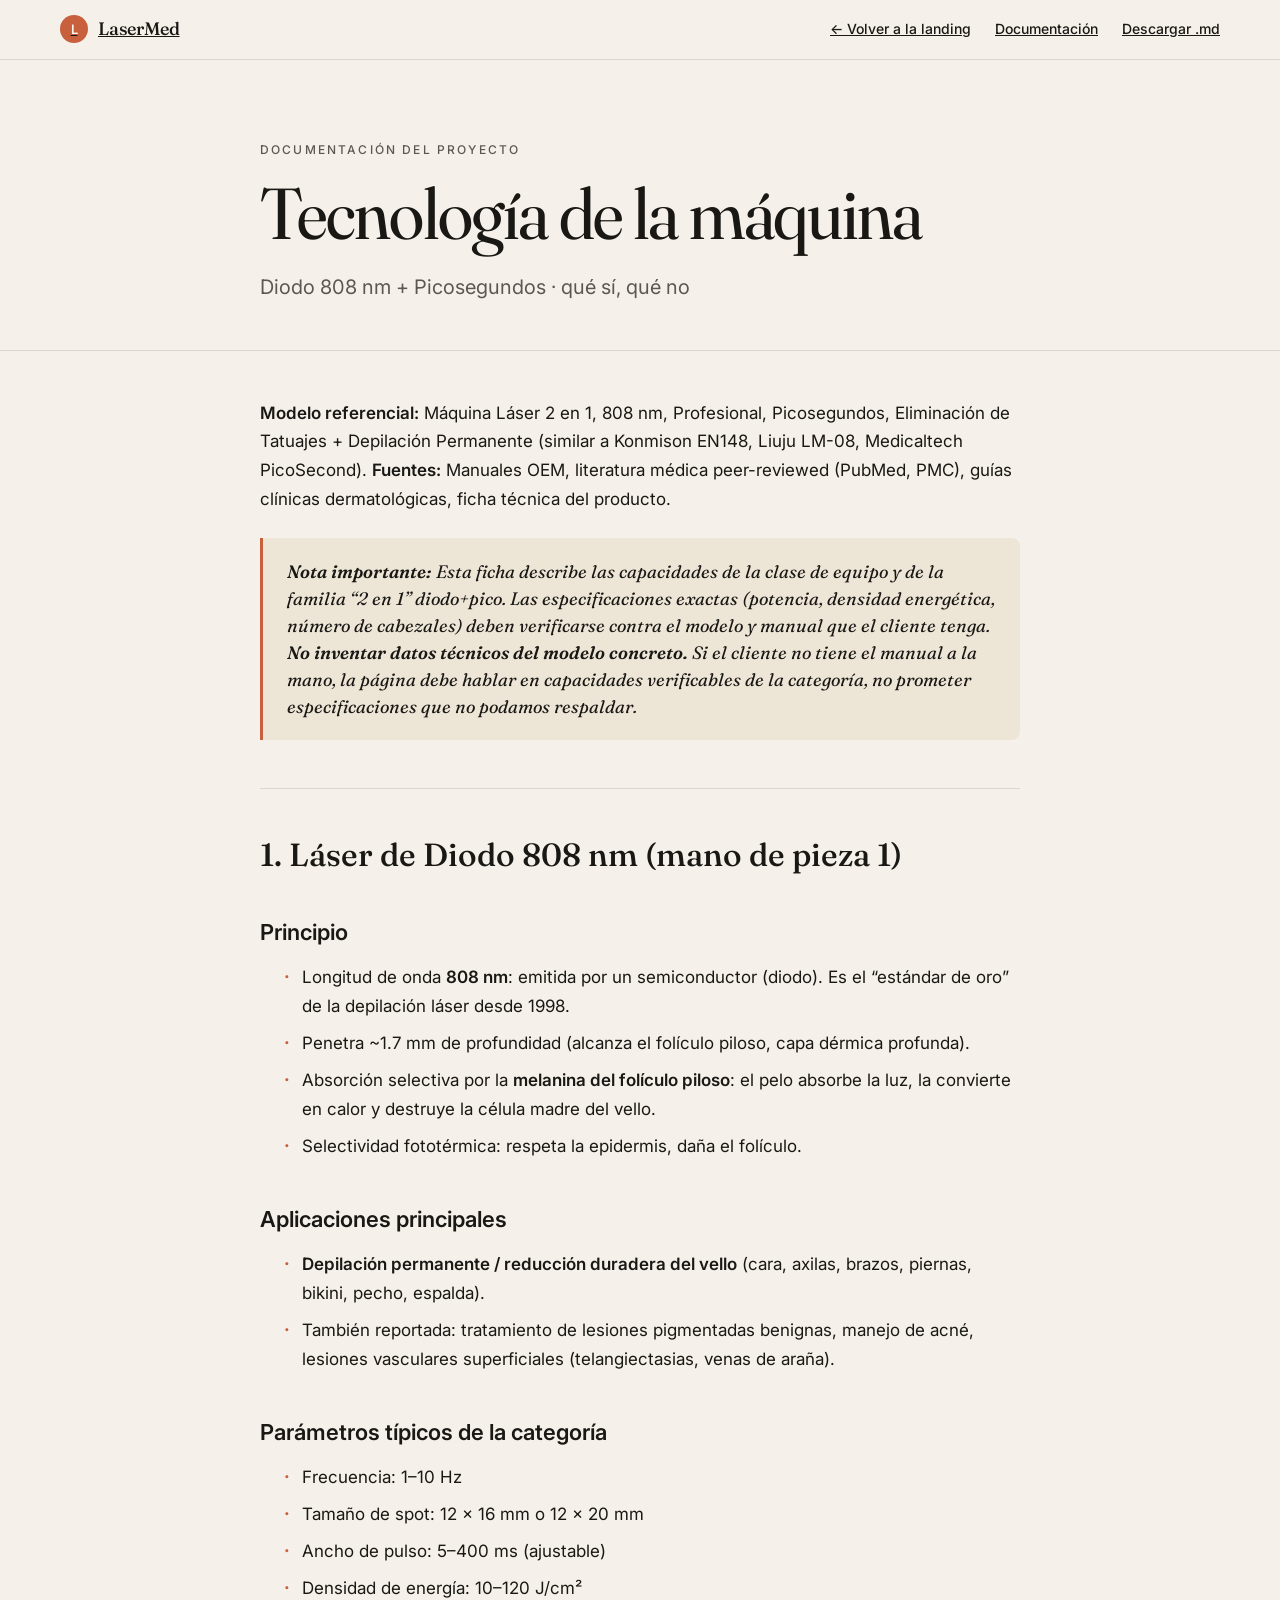
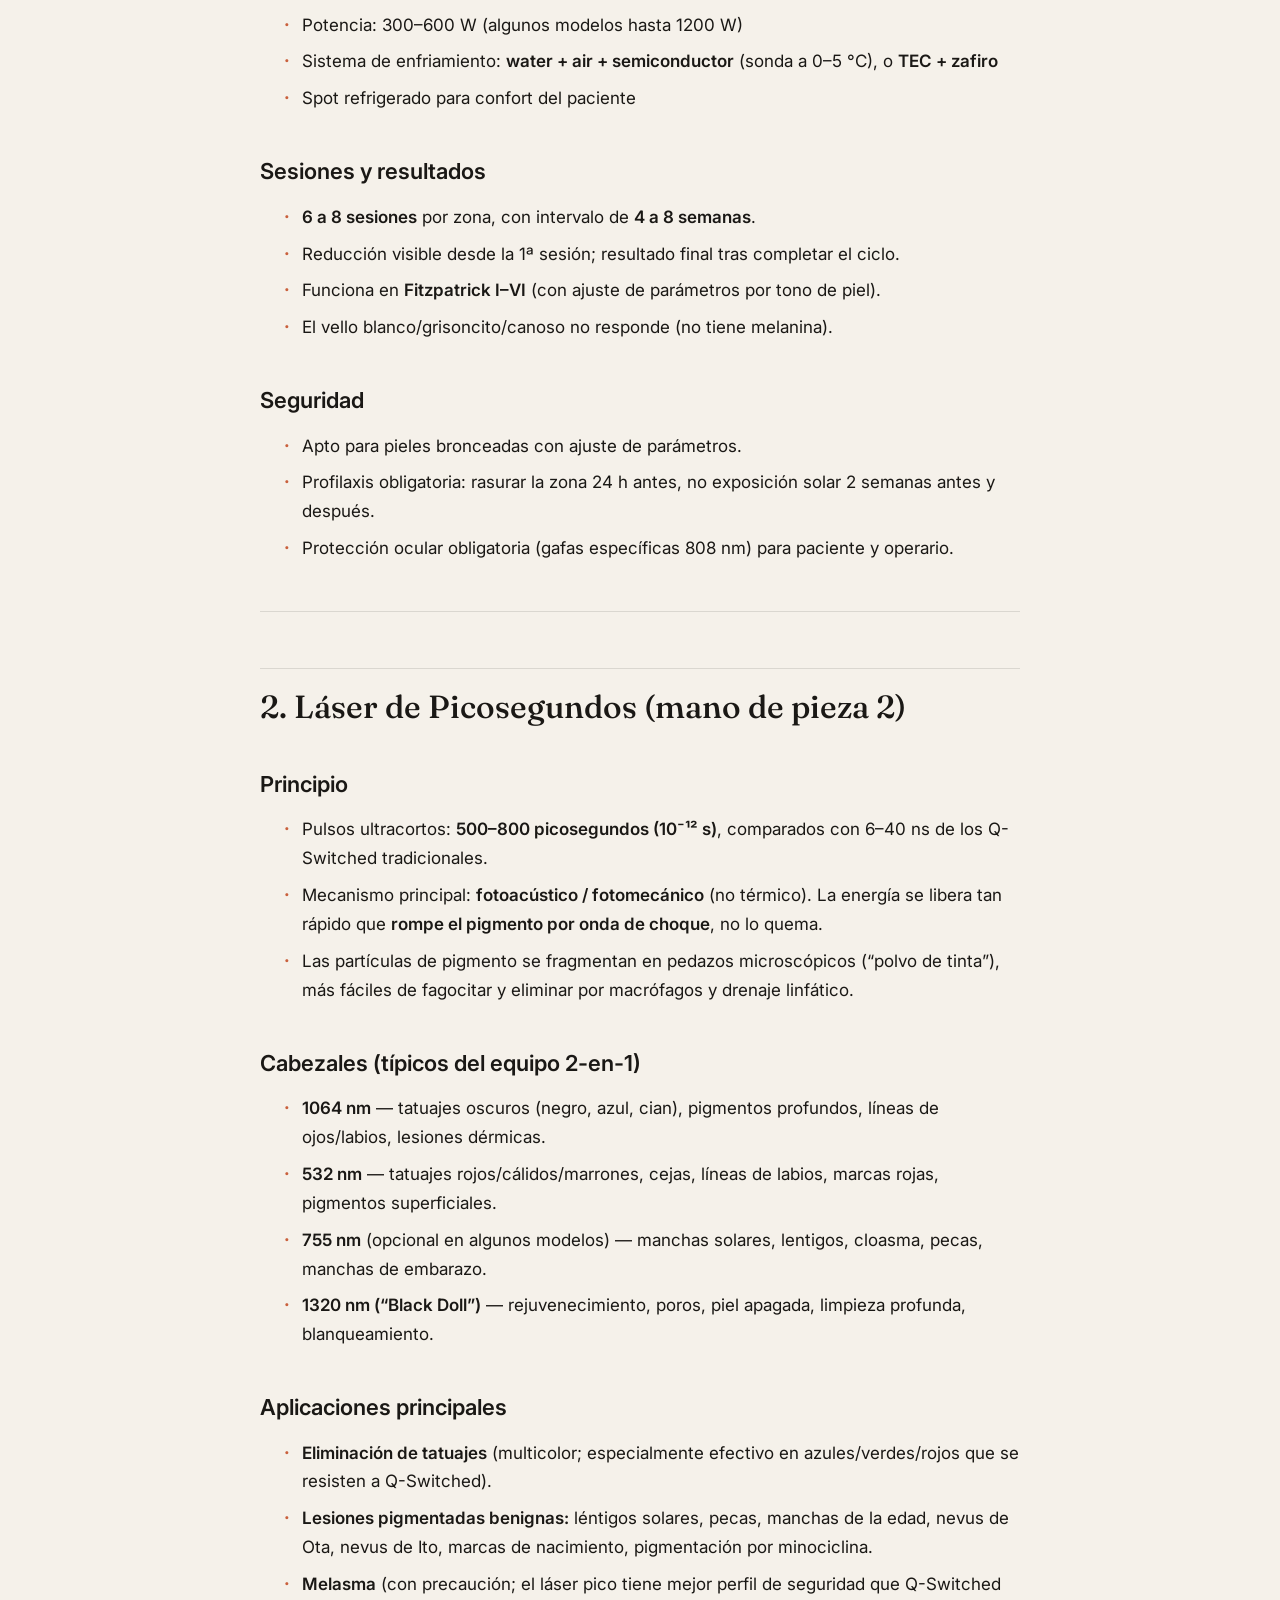
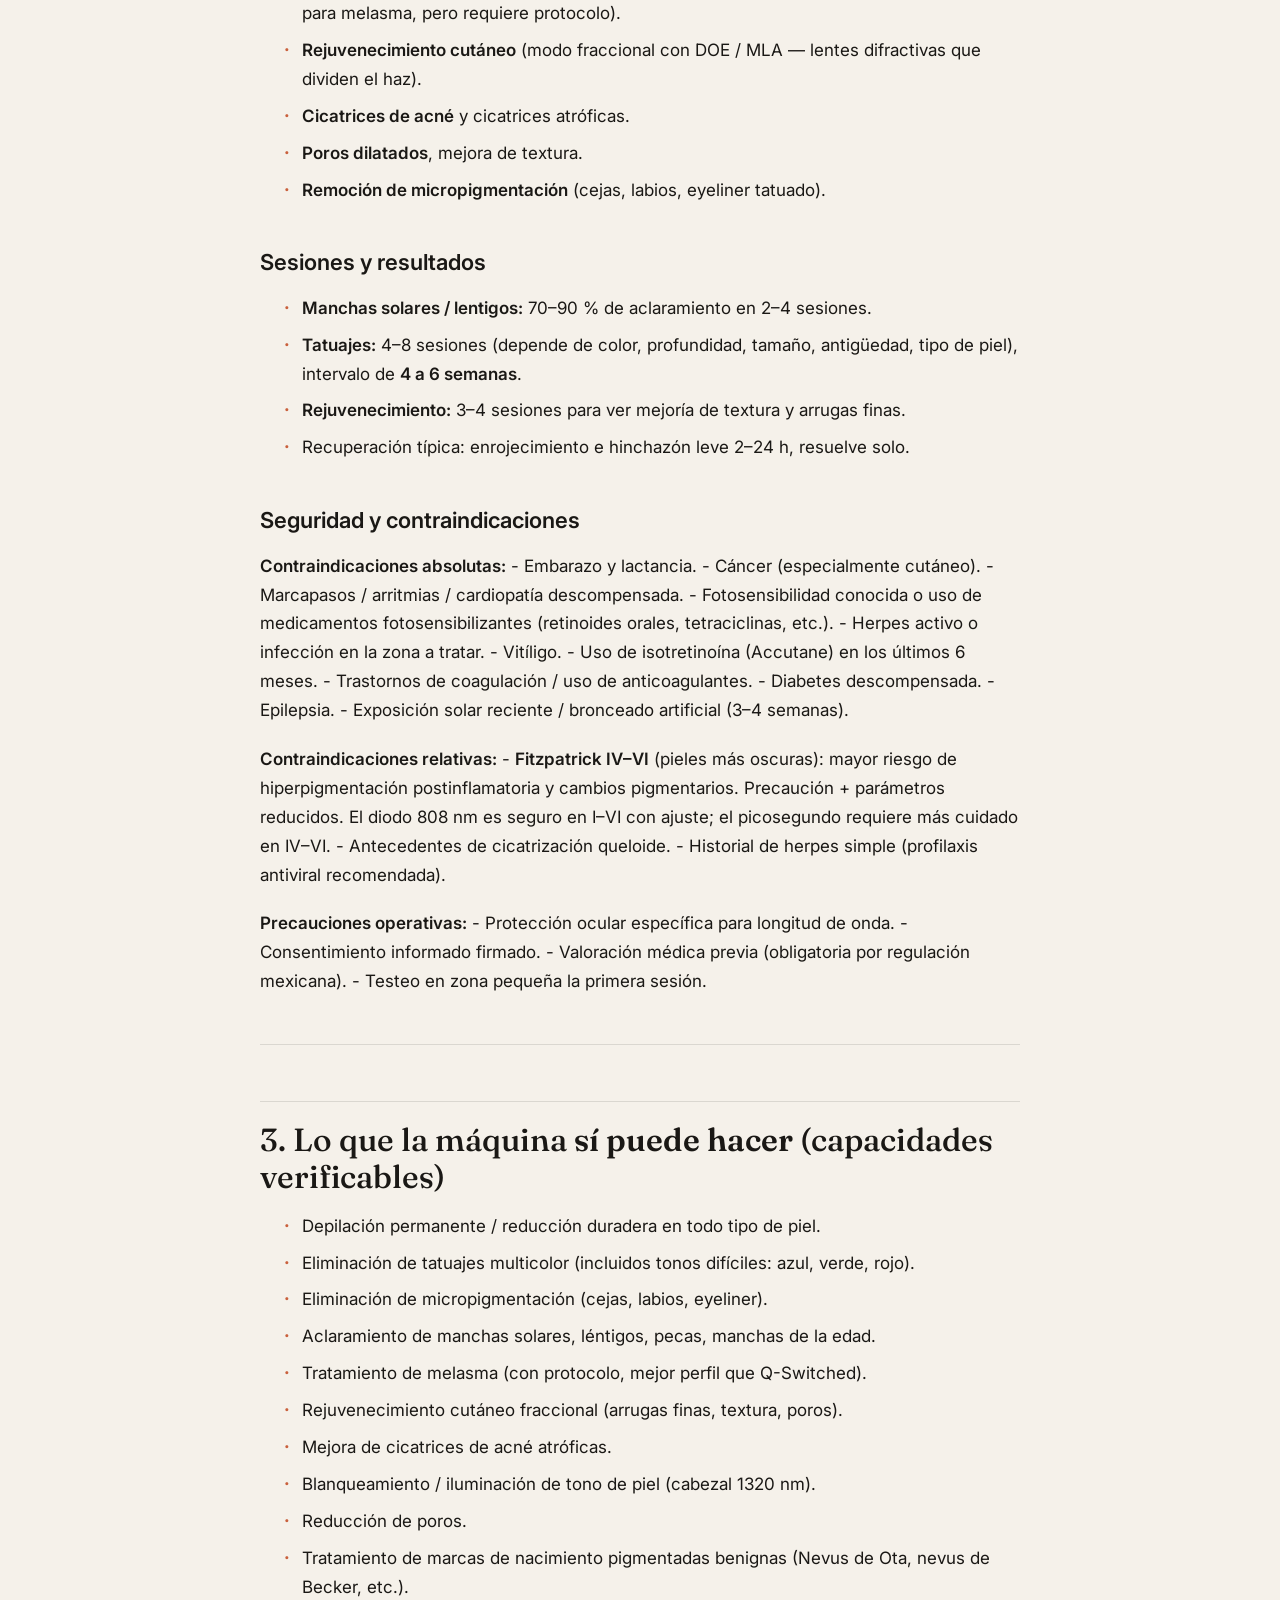
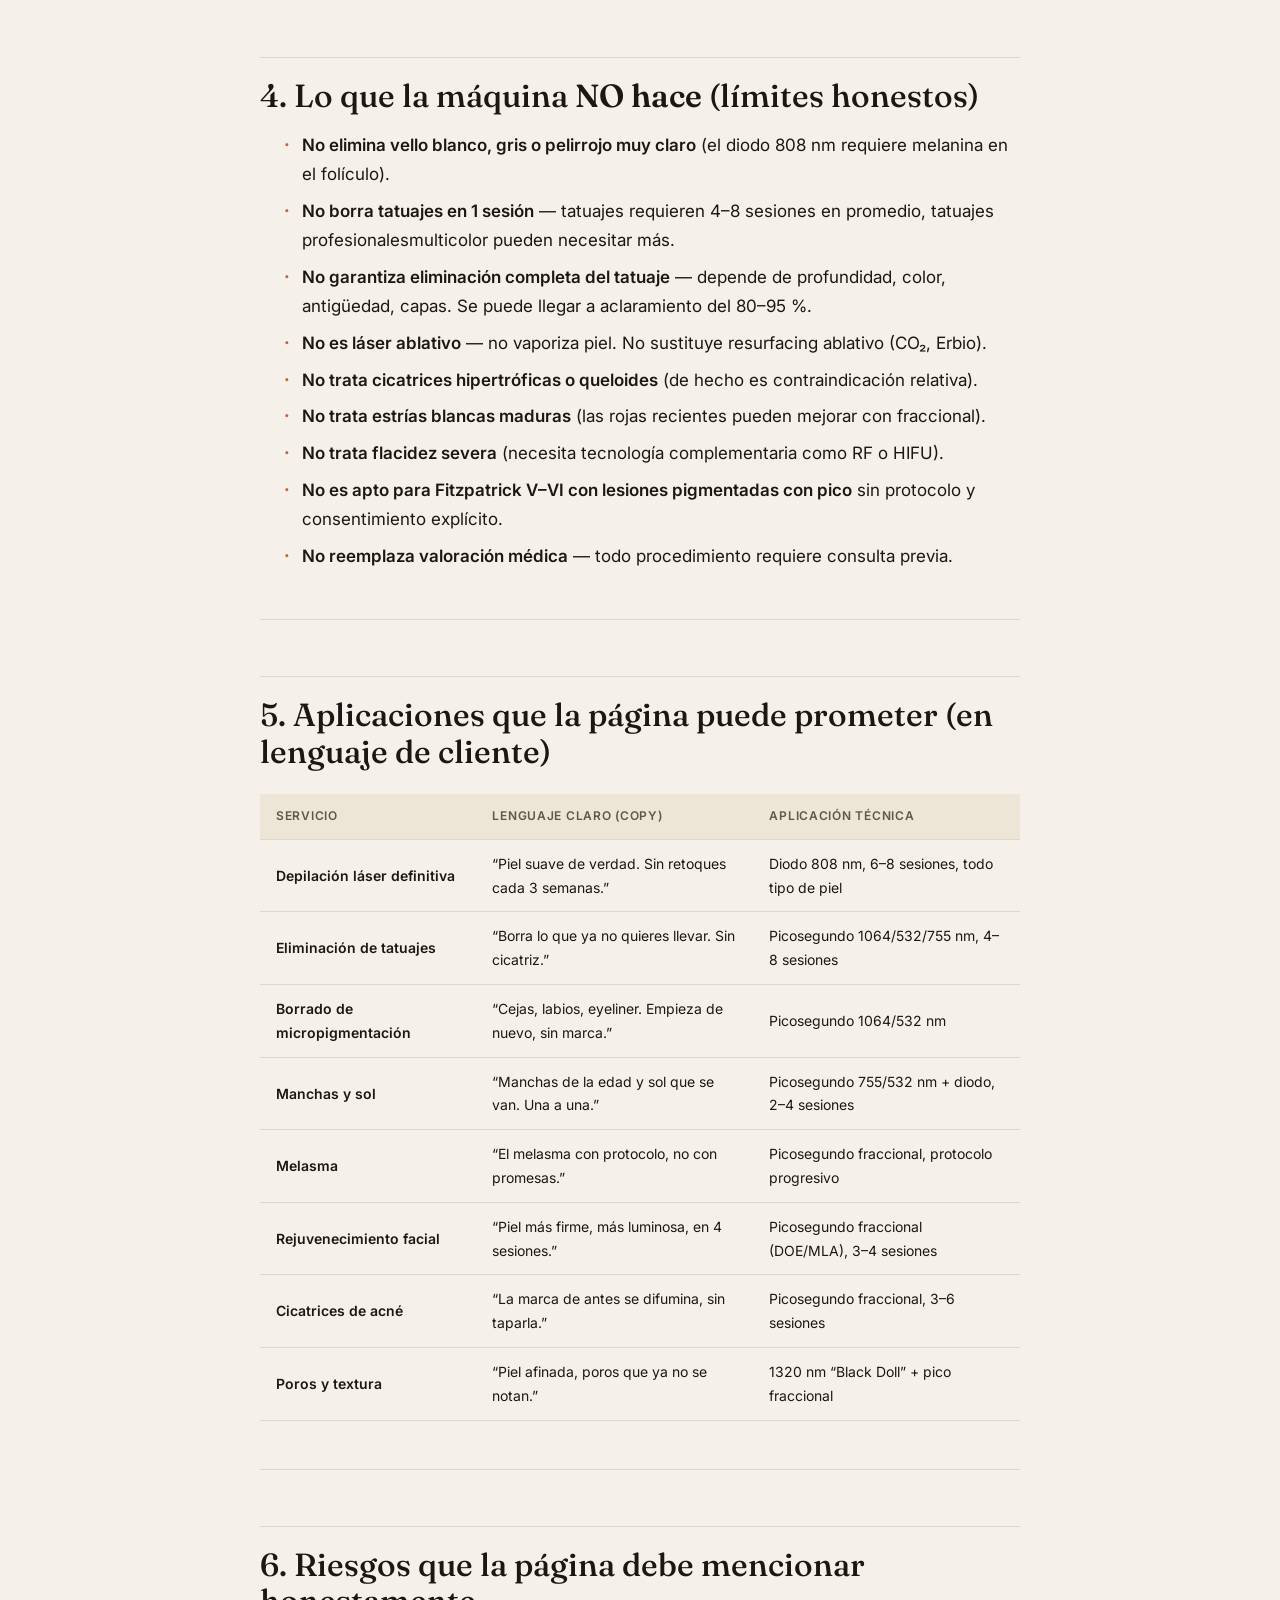
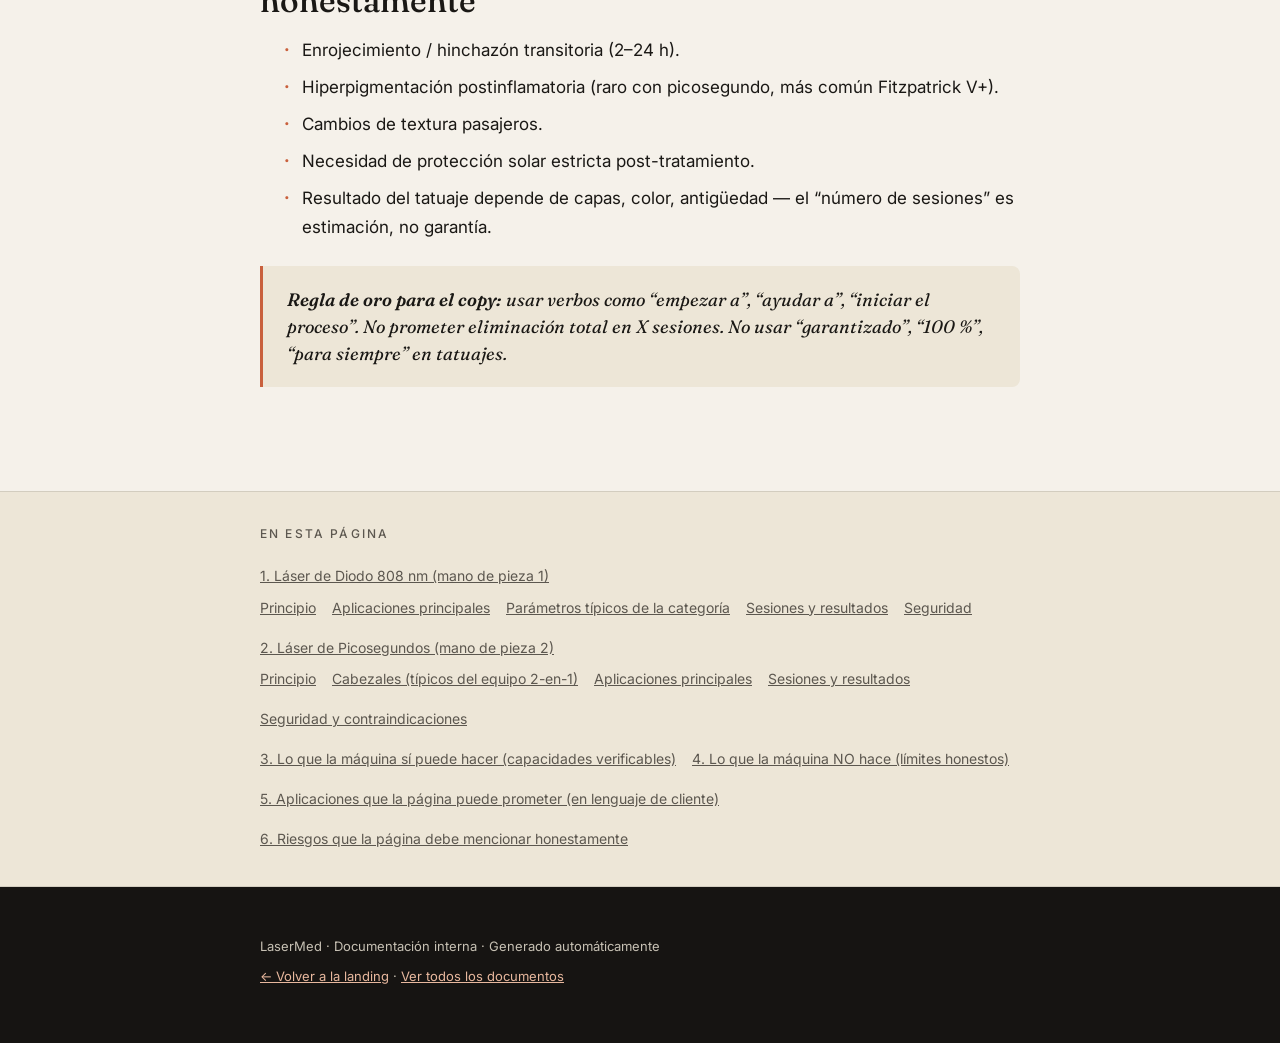
<file: docs/investigacion-tecnologia.html>
<!DOCTYPE html>
<html lang="es-MX">
<head>
  <meta charset="UTF-8" />
  <meta name="viewport" content="width=device-width, initial-scale=1.0" />
  <title>Tecnología de la máquina · LaserMed · Documentación</title>
  <meta name="description" content="Diodo 808 nm + Picosegundos · qué sí, qué no" />
  <link rel="icon" type="image/svg+xml" href="data:image/svg+xml,%3Csvg xmlns='http://www.w3.org/2000/svg' viewBox='0 0 32 32'%3E%3Crect width='32' height='32' rx='8' fill='%23c9603d'/%3E%3Ctext x='16' y='22' text-anchor='middle' font-family='serif' font-size='18' fill='%23f8f5ef' font-weight='500'%3EL%3C/text%3E%3C/svg%3E" />
  <link rel="preconnect" href="https://fonts.googleapis.com" />
  <link rel="preconnect" href="https://fonts.gstatic.com" crossorigin />
  <link href="https://fonts.googleapis.com/css2?family=Fraunces:ital,opsz,wght,SOFT@0,9..144,300..900,0..100;1,9..144,300..900,0..100&family=Inter:wght@300;400;500;600;700&family=JetBrains+Mono:wght@400;500&display=swap" rel="stylesheet" />
  <link rel="stylesheet" href="../docs-assets/docs.css" />
</head>
<body>

<header class="docs-nav">
  <div class="docs-nav__inner">
    <a href="../index.html" class="docs-nav__logo">
      <span class="docs-nav__mark">L</span>
      <span>LaserMed</span>
    </a>
    <nav class="docs-nav__links">
      <a href="../index.html">← Volver a la landing</a>
      <a href="index.html">Documentación</a>
      <a href="raw/investigacion-tecnologia.md">Descargar .md</a>
    </nav>
  </div>
</header>

<main class="docs-main">

<header class="docs-header">
  <div class="docs-container">
    <div class="docs-header__eyebrow">Documentación del proyecto</div>
    <h1 class="docs-header__title">Tecnología de la máquina</h1>
    <p class="docs-header__tagline">Diodo 808 nm + Picosegundos · qué sí, qué no</p>
  </div>
</header>

<article class="docs-article">
  <div class="docs-container">
    <p><strong>Modelo referencial:</strong> Máquina Láser 2 en 1, 808 nm, Profesional, Picosegundos, Eliminación de Tatuajes + Depilación Permanente (similar a Konmison EN148, Liuju LM-08, Medicaltech PicoSecond).
<strong>Fuentes:</strong> Manuales OEM, literatura médica peer-reviewed (PubMed, PMC), guías clínicas dermatológicas, ficha técnica del producto.</p>
<blockquote>
<p><strong>Nota importante:</strong> Esta ficha describe las capacidades de la clase de equipo y de la familia &ldquo;2 en 1&rdquo; diodo+pico. Las especificaciones exactas (potencia, densidad energética, número de cabezales) deben verificarse contra el modelo y manual que el cliente tenga. <strong>No inventar datos técnicos del modelo concreto.</strong> Si el cliente no tiene el manual a la mano, la página debe hablar en capacidades verificables de la categoría, no prometer especificaciones que no podamos respaldar.</p>
</blockquote>
<hr />
<h2 id="1-laser-de-diodo-808-nm-mano-de-pieza-1">1. Láser de Diodo 808 nm (mano de pieza 1)</h2>
<h3 id="principio">Principio</h3>
<ul>
<li>Longitud de onda <strong>808 nm</strong>: emitida por un semiconductor (diodo). Es el &ldquo;estándar de oro&rdquo; de la depilación láser desde 1998.</li>
<li>Penetra ~1.7 mm de profundidad (alcanza el folículo piloso, capa dérmica profunda).</li>
<li>Absorción selectiva por la <strong>melanina del folículo piloso</strong>: el pelo absorbe la luz, la convierte en calor y destruye la célula madre del vello.</li>
<li>Selectividad fototérmica: respeta la epidermis, daña el folículo.</li>
</ul>
<h3 id="aplicaciones-principales">Aplicaciones principales</h3>
<ul>
<li><strong>Depilación permanente / reducción duradera del vello</strong> (cara, axilas, brazos, piernas, bikini, pecho, espalda).</li>
<li>También reportada: tratamiento de lesiones pigmentadas benignas, manejo de acné, lesiones vasculares superficiales (telangiectasias, venas de araña).</li>
</ul>
<h3 id="parametros-tipicos-de-la-categoria">Parámetros típicos de la categoría</h3>
<ul>
<li>Frecuencia: 1–10 Hz</li>
<li>Tamaño de spot: 12 × 16 mm o 12 × 20 mm</li>
<li>Ancho de pulso: 5–400 ms (ajustable)</li>
<li>Densidad de energía: 10–120 J/cm²</li>
<li>Potencia: 300–600 W (algunos modelos hasta 1200 W)</li>
<li>Sistema de enfriamiento: <strong>water + air + semiconductor</strong> (sonda a 0–5 °C), o <strong>TEC + zafiro</strong></li>
<li>Spot refrigerado para confort del paciente</li>
</ul>
<h3 id="sesiones-y-resultados">Sesiones y resultados</h3>
<ul>
<li><strong>6 a 8 sesiones</strong> por zona, con intervalo de <strong>4 a 8 semanas</strong>.</li>
<li>Reducción visible desde la 1ª sesión; resultado final tras completar el ciclo.</li>
<li>Funciona en <strong>Fitzpatrick I–VI</strong> (con ajuste de parámetros por tono de piel).</li>
<li>El vello blanco/grisoncito/canoso no responde (no tiene melanina).</li>
</ul>
<h3 id="seguridad">Seguridad</h3>
<ul>
<li>Apto para pieles bronceadas con ajuste de parámetros.</li>
<li>Profilaxis obligatoria: rasurar la zona 24 h antes, no exposición solar 2 semanas antes y después.</li>
<li>Protección ocular obligatoria (gafas específicas 808 nm) para paciente y operario.</li>
</ul>
<hr />
<h2 id="2-laser-de-picosegundos-mano-de-pieza-2">2. Láser de Picosegundos (mano de pieza 2)</h2>
<h3 id="principio_1">Principio</h3>
<ul>
<li>Pulsos ultracortos: <strong>500–800 picosegundos (10⁻¹² s)</strong>, comparados con 6–40 ns de los Q-Switched tradicionales.</li>
<li>Mecanismo principal: <strong>fotoacústico / fotomecánico</strong> (no térmico). La energía se libera tan rápido que <strong>rompe el pigmento por onda de choque</strong>, no lo quema.</li>
<li>Las partículas de pigmento se fragmentan en pedazos microscópicos (&ldquo;polvo de tinta&rdquo;), más fáciles de fagocitar y eliminar por macrófagos y drenaje linfático.</li>
</ul>
<h3 id="cabezales-tipicos-del-equipo-2-en-1">Cabezales (típicos del equipo 2-en-1)</h3>
<ul>
<li><strong>1064 nm</strong> — tatuajes oscuros (negro, azul, cian), pigmentos profundos, líneas de ojos/labios, lesiones dérmicas.</li>
<li><strong>532 nm</strong> — tatuajes rojos/cálidos/marrones, cejas, líneas de labios, marcas rojas, pigmentos superficiales.</li>
<li><strong>755 nm</strong> (opcional en algunos modelos) — manchas solares, lentigos, cloasma, pecas, manchas de embarazo.</li>
<li><strong>1320 nm (&ldquo;Black Doll&rdquo;)</strong> — rejuvenecimiento, poros, piel apagada, limpieza profunda, blanqueamiento.</li>
</ul>
<h3 id="aplicaciones-principales_1">Aplicaciones principales</h3>
<ul>
<li><strong>Eliminación de tatuajes</strong> (multicolor; especialmente efectivo en azules/verdes/rojos que se resisten a Q-Switched).</li>
<li><strong>Lesiones pigmentadas benignas:</strong> léntigos solares, pecas, manchas de la edad, nevus de Ota, nevus de Ito, marcas de nacimiento, pigmentación por minociclina.</li>
<li><strong>Melasma</strong> (con precaución; el láser pico tiene mejor perfil de seguridad que Q-Switched para melasma, pero requiere protocolo).</li>
<li><strong>Rejuvenecimiento cutáneo</strong> (modo fraccional con DOE / MLA — lentes difractivas que dividen el haz).</li>
<li><strong>Cicatrices de acné</strong> y cicatrices atróficas.</li>
<li><strong>Poros dilatados</strong>, mejora de textura.</li>
<li><strong>Remoción de micropigmentación</strong> (cejas, labios, eyeliner tatuado).</li>
</ul>
<h3 id="sesiones-y-resultados_1">Sesiones y resultados</h3>
<ul>
<li><strong>Manchas solares / lentigos:</strong> 70–90 % de aclaramiento en 2–4 sesiones.</li>
<li><strong>Tatuajes:</strong> 4–8 sesiones (depende de color, profundidad, tamaño, antigüedad, tipo de piel), intervalo de <strong>4 a 6 semanas</strong>.</li>
<li><strong>Rejuvenecimiento:</strong> 3–4 sesiones para ver mejoría de textura y arrugas finas.</li>
<li>Recuperación típica: enrojecimiento e hinchazón leve 2–24 h, resuelve solo.</li>
</ul>
<h3 id="seguridad-y-contraindicaciones">Seguridad y contraindicaciones</h3>
<p><strong>Contraindicaciones absolutas:</strong>
- Embarazo y lactancia.
- Cáncer (especialmente cutáneo).
- Marcapasos / arritmias / cardiopatía descompensada.
- Fotosensibilidad conocida o uso de medicamentos fotosensibilizantes (retinoides orales, tetraciclinas, etc.).
- Herpes activo o infección en la zona a tratar.
- Vitíligo.
- Uso de isotretinoína (Accutane) en los últimos 6 meses.
- Trastornos de coagulación / uso de anticoagulantes.
- Diabetes descompensada.
- Epilepsia.
- Exposición solar reciente / bronceado artificial (3–4 semanas).</p>
<p><strong>Contraindicaciones relativas:</strong>
- <strong>Fitzpatrick IV–VI</strong> (pieles más oscuras): mayor riesgo de hiperpigmentación postinflamatoria y cambios pigmentarios. Precaución + parámetros reducidos. El diodo 808 nm es seguro en I–VI con ajuste; el picosegundo requiere más cuidado en IV–VI.
- Antecedentes de cicatrización queloide.
- Historial de herpes simple (profilaxis antiviral recomendada).</p>
<p><strong>Precauciones operativas:</strong>
- Protección ocular específica para longitud de onda.
- Consentimiento informado firmado.
- Valoración médica previa (obligatoria por regulación mexicana).
- Testeo en zona pequeña la primera sesión.</p>
<hr />
<h2 id="3-lo-que-la-maquina-si-puede-hacer-capacidades-verificables">3. Lo que la máquina <strong>sí puede hacer</strong> (capacidades verificables)</h2>
<ul>
<li>Depilación permanente / reducción duradera en todo tipo de piel.</li>
<li>Eliminación de tatuajes multicolor (incluidos tonos difíciles: azul, verde, rojo).</li>
<li>Eliminación de micropigmentación (cejas, labios, eyeliner).</li>
<li>Aclaramiento de manchas solares, léntigos, pecas, manchas de la edad.</li>
<li>Tratamiento de melasma (con protocolo, mejor perfil que Q-Switched).</li>
<li>Rejuvenecimiento cutáneo fraccional (arrugas finas, textura, poros).</li>
<li>Mejora de cicatrices de acné atróficas.</li>
<li>Blanqueamiento / iluminación de tono de piel (cabezal 1320 nm).</li>
<li>Reducción de poros.</li>
<li>Tratamiento de marcas de nacimiento pigmentadas benignas (Nevus de Ota, nevus de Becker, etc.).</li>
</ul>
<h2 id="4-lo-que-la-maquina-no-hace-limites-honestos">4. Lo que la máquina <strong>NO hace</strong> (límites honestos)</h2>
<ul>
<li><strong>No elimina vello blanco, gris o pelirrojo muy claro</strong> (el diodo 808 nm requiere melanina en el folículo).</li>
<li><strong>No borra tatuajes en 1 sesión</strong> — tatuajes requieren 4–8 sesiones en promedio, tatuajes profesionalesmulticolor pueden necesitar más.</li>
<li><strong>No garantiza eliminación completa del tatuaje</strong> — depende de profundidad, color, antigüedad, capas. Se puede llegar a aclaramiento del 80–95 %.</li>
<li><strong>No es láser ablativo</strong> — no vaporiza piel. No sustituye resurfacing ablativo (CO₂, Erbio).</li>
<li><strong>No trata cicatrices hipertróficas o queloides</strong> (de hecho es contraindicación relativa).</li>
<li><strong>No trata estrías blancas maduras</strong> (las rojas recientes pueden mejorar con fraccional).</li>
<li><strong>No trata flacidez severa</strong> (necesita tecnología complementaria como RF o HIFU).</li>
<li><strong>No es apto para Fitzpatrick V–VI con lesiones pigmentadas con pico</strong> sin protocolo y consentimiento explícito.</li>
<li><strong>No reemplaza valoración médica</strong> — todo procedimiento requiere consulta previa.</li>
</ul>
<hr />
<h2 id="5-aplicaciones-que-la-pagina-puede-prometer-en-lenguaje-de-cliente">5. Aplicaciones que la página puede prometer (en lenguaje de cliente)</h2>
<table>
<thead>
<tr>
<th>Servicio</th>
<th>Lenguaje claro (copy)</th>
<th>Aplicación técnica</th>
</tr>
</thead>
<tbody>
<tr>
<td><strong>Depilación láser definitiva</strong></td>
<td>&ldquo;Piel suave de verdad. Sin retoques cada 3 semanas.&rdquo;</td>
<td>Diodo 808 nm, 6–8 sesiones, todo tipo de piel</td>
</tr>
<tr>
<td><strong>Eliminación de tatuajes</strong></td>
<td>&ldquo;Borra lo que ya no quieres llevar. Sin cicatriz.&rdquo;</td>
<td>Picosegundo 1064/532/755 nm, 4–8 sesiones</td>
</tr>
<tr>
<td><strong>Borrado de micropigmentación</strong></td>
<td>&ldquo;Cejas, labios, eyeliner. Empieza de nuevo, sin marca.&rdquo;</td>
<td>Picosegundo 1064/532 nm</td>
</tr>
<tr>
<td><strong>Manchas y sol</strong></td>
<td>&ldquo;Manchas de la edad y sol que se van. Una a una.&rdquo;</td>
<td>Picosegundo 755/532 nm + diodo, 2–4 sesiones</td>
</tr>
<tr>
<td><strong>Melasma</strong></td>
<td>&ldquo;El melasma con protocolo, no con promesas.&rdquo;</td>
<td>Picosegundo fraccional, protocolo progresivo</td>
</tr>
<tr>
<td><strong>Rejuvenecimiento facial</strong></td>
<td>&ldquo;Piel más firme, más luminosa, en 4 sesiones.&rdquo;</td>
<td>Picosegundo fraccional (DOE/MLA), 3–4 sesiones</td>
</tr>
<tr>
<td><strong>Cicatrices de acné</strong></td>
<td>&ldquo;La marca de antes se difumina, sin taparla.&rdquo;</td>
<td>Picosegundo fraccional, 3–6 sesiones</td>
</tr>
<tr>
<td><strong>Poros y textura</strong></td>
<td>&ldquo;Piel afinada, poros que ya no se notan.&rdquo;</td>
<td>1320 nm &ldquo;Black Doll&rdquo; + pico fraccional</td>
</tr>
</tbody>
</table>
<hr />
<h2 id="6-riesgos-que-la-pagina-debe-mencionar-honestamente">6. Riesgos que la página debe mencionar honestamente</h2>
<ul>
<li>Enrojecimiento / hinchazón transitoria (2–24 h).</li>
<li>Hiperpigmentación postinflamatoria (raro con picosegundo, más común Fitzpatrick V+).</li>
<li>Cambios de textura pasajeros.</li>
<li>Necesidad de protección solar estricta post-tratamiento.</li>
<li>Resultado del tatuaje depende de capas, color, antigüedad — el &ldquo;número de sesiones&rdquo; es estimación, no garantía.</li>
</ul>
<blockquote>
<p><strong>Regla de oro para el copy:</strong> usar verbos como &ldquo;empezar a&rdquo;, &ldquo;ayudar a&rdquo;, &ldquo;iniciar el proceso&rdquo;. No prometer eliminación total en X sesiones. No usar &ldquo;garantizado&rdquo;, &ldquo;100 %&rdquo;, &ldquo;para siempre&rdquo; en tatuajes.</p>
</blockquote>
  </div>
</article>

<aside class="docs-toc">
  <div class="docs-container">
    <div class="docs-toc__sticky">
      <div class="docs-toc__label">En esta página</div>
      <div class="toc">
<ul>
<li><a href="#1-laser-de-diodo-808-nm-mano-de-pieza-1">1. Láser de Diodo 808 nm (mano de pieza 1)</a><ul>
<li><a href="#principio">Principio</a></li>
<li><a href="#aplicaciones-principales">Aplicaciones principales</a></li>
<li><a href="#parametros-tipicos-de-la-categoria">Parámetros típicos de la categoría</a></li>
<li><a href="#sesiones-y-resultados">Sesiones y resultados</a></li>
<li><a href="#seguridad">Seguridad</a></li>
</ul>
</li>
<li><a href="#2-laser-de-picosegundos-mano-de-pieza-2">2. Láser de Picosegundos (mano de pieza 2)</a><ul>
<li><a href="#principio_1">Principio</a></li>
<li><a href="#cabezales-tipicos-del-equipo-2-en-1">Cabezales (típicos del equipo 2-en-1)</a></li>
<li><a href="#aplicaciones-principales_1">Aplicaciones principales</a></li>
<li><a href="#sesiones-y-resultados_1">Sesiones y resultados</a></li>
<li><a href="#seguridad-y-contraindicaciones">Seguridad y contraindicaciones</a></li>
</ul>
</li>
<li><a href="#3-lo-que-la-maquina-si-puede-hacer-capacidades-verificables">3. Lo que la máquina sí puede hacer (capacidades verificables)</a></li>
<li><a href="#4-lo-que-la-maquina-no-hace-limites-honestos">4. Lo que la máquina NO hace (límites honestos)</a></li>
<li><a href="#5-aplicaciones-que-la-pagina-puede-prometer-en-lenguaje-de-cliente">5. Aplicaciones que la página puede prometer (en lenguaje de cliente)</a></li>
<li><a href="#6-riesgos-que-la-pagina-debe-mencionar-honestamente">6. Riesgos que la página debe mencionar honestamente</a></li>
</ul>
</div>

    </div>
  </div>
</aside>

<footer class="docs-footer">
  <div class="docs-container">
    <p>LaserMed · Documentación interna · Generado automáticamente</p>
    <p><a href="../index.html">← Volver a la landing</a> · <a href="index.html">Ver todos los documentos</a></p>
  </div>
</footer>

</main>

</body>
</html>
</file>
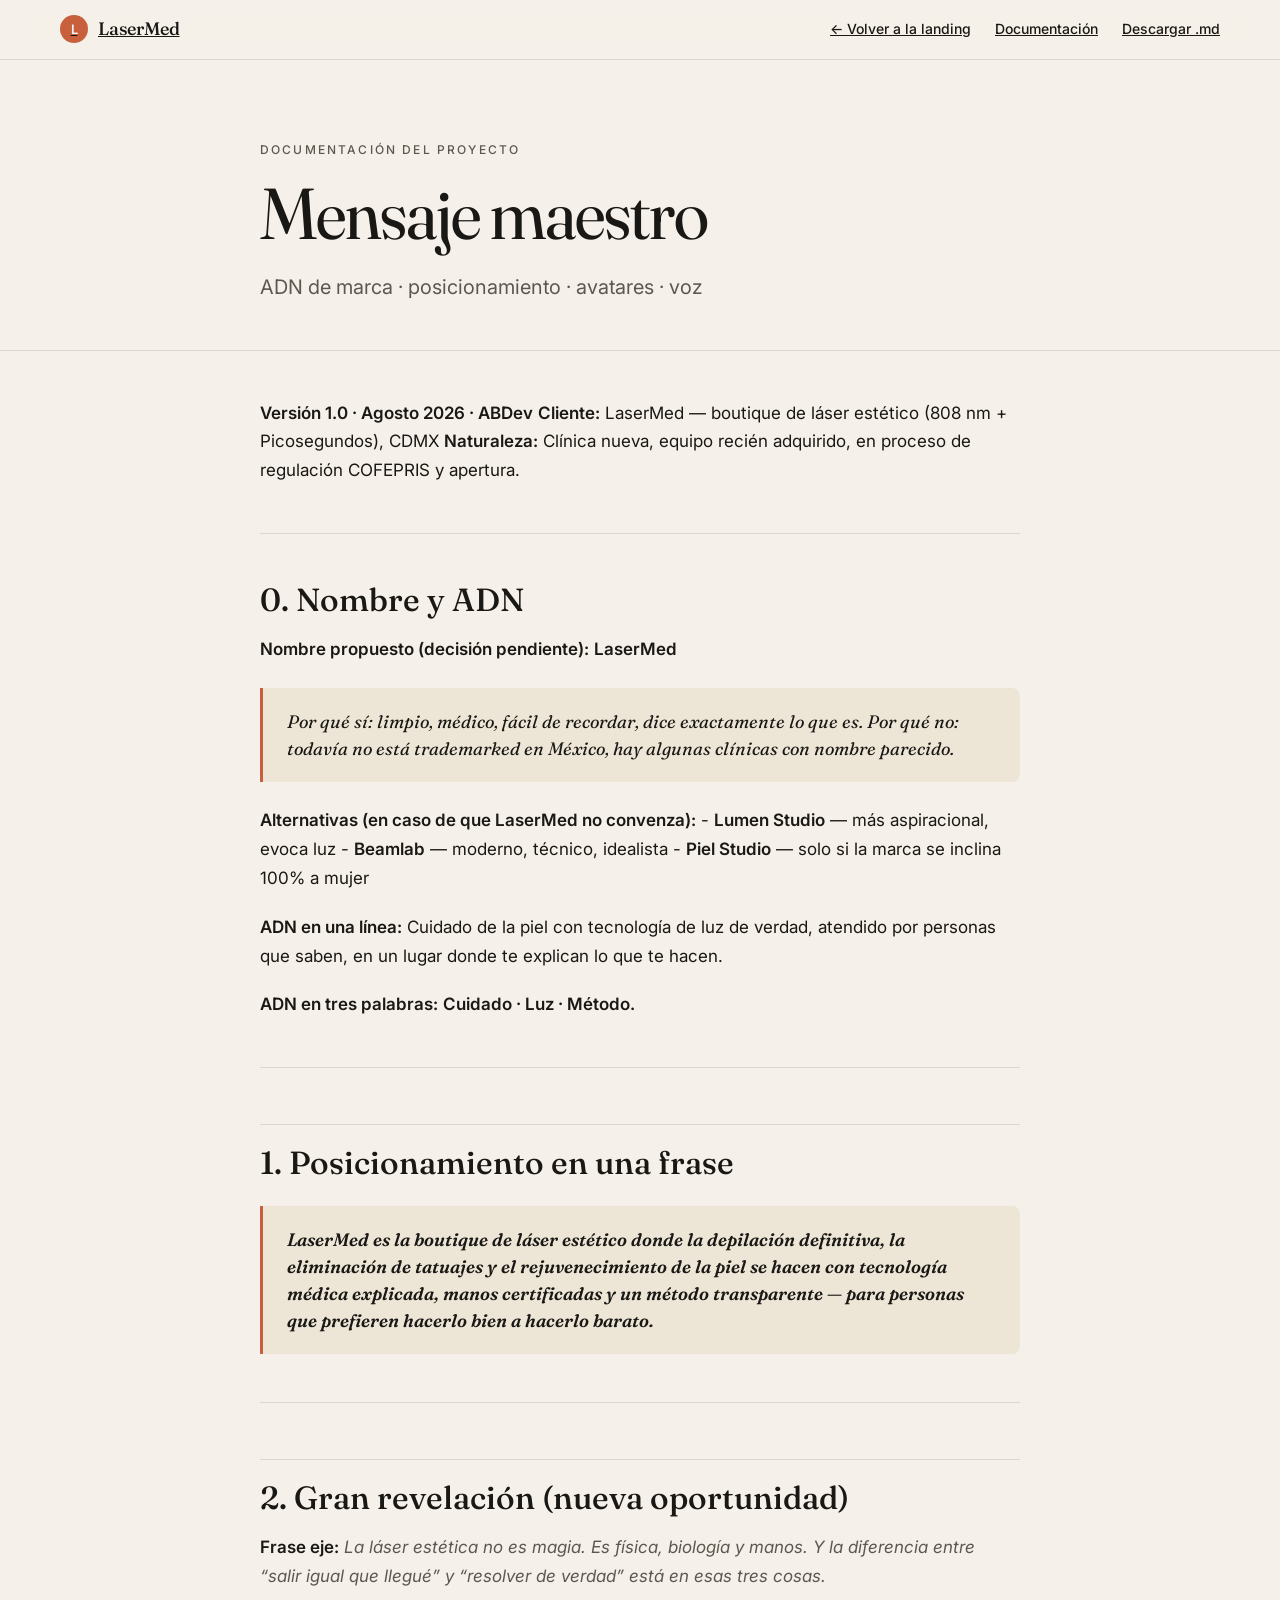
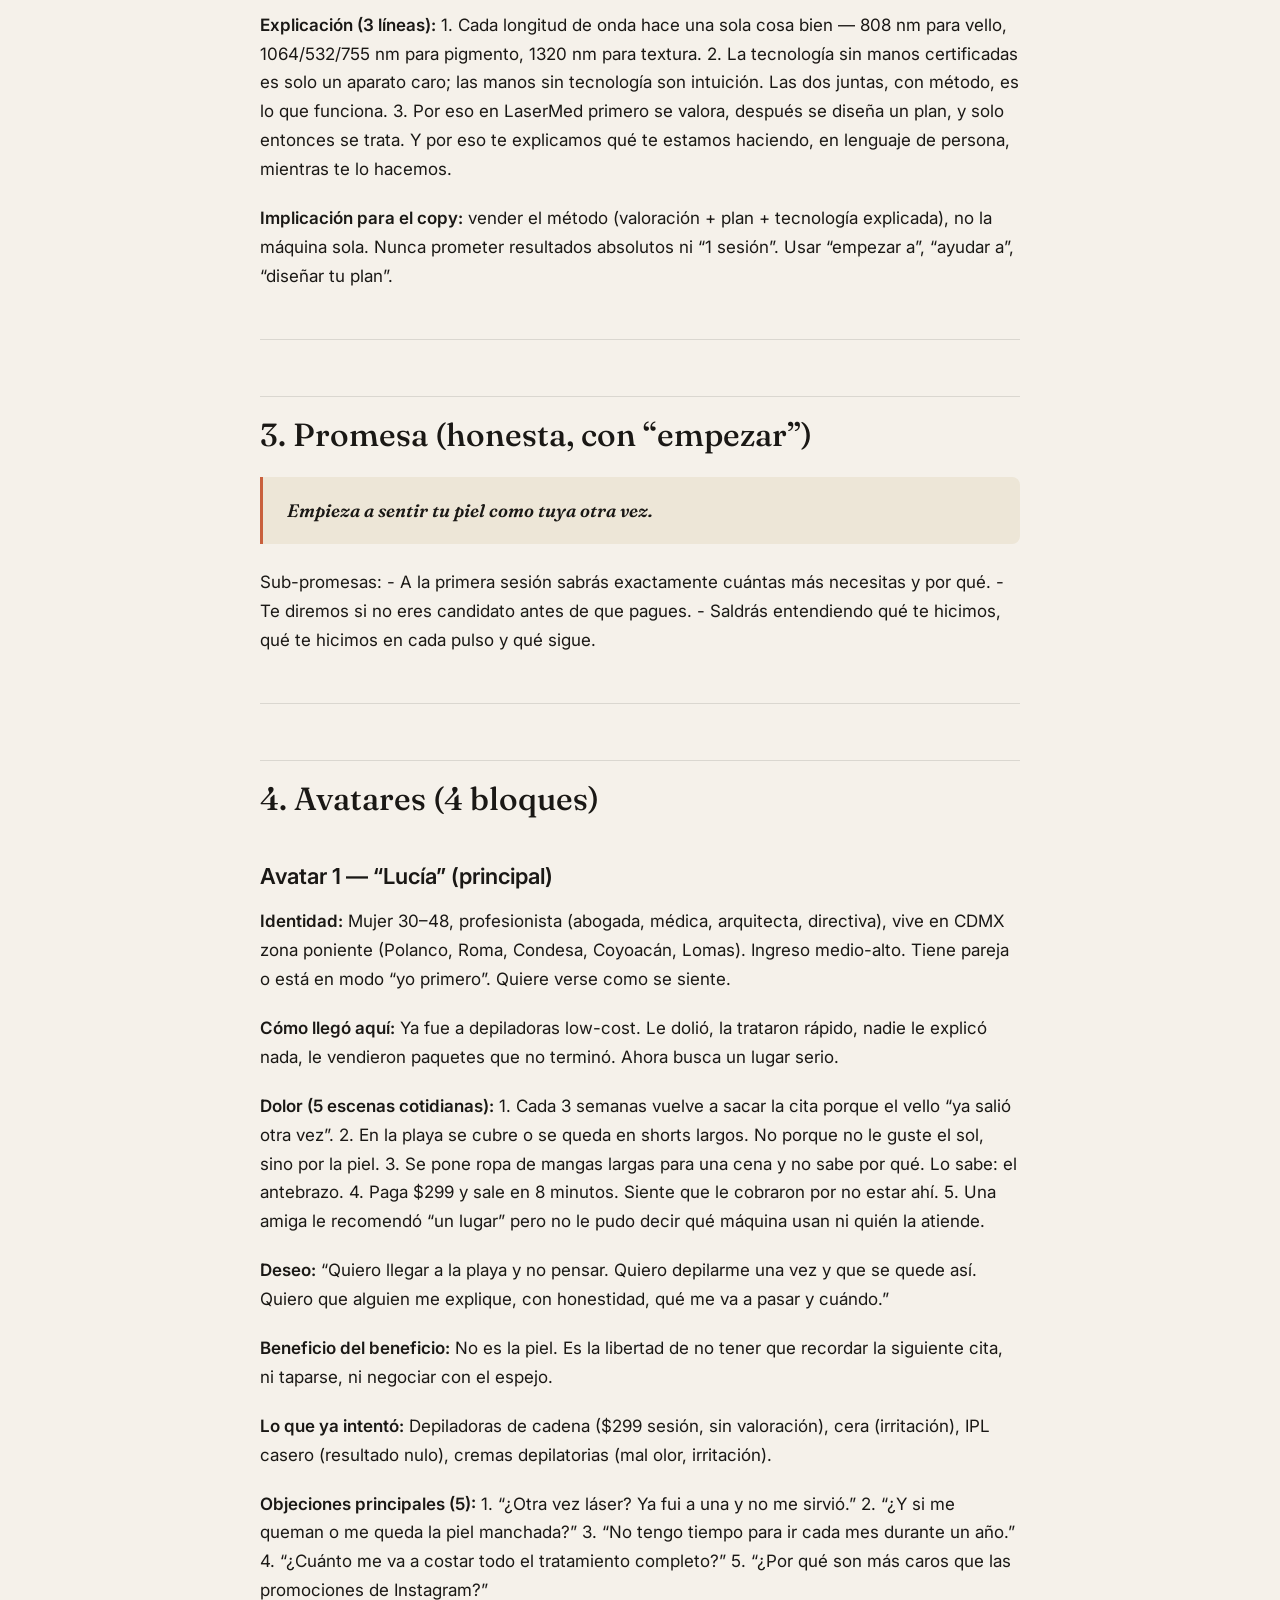
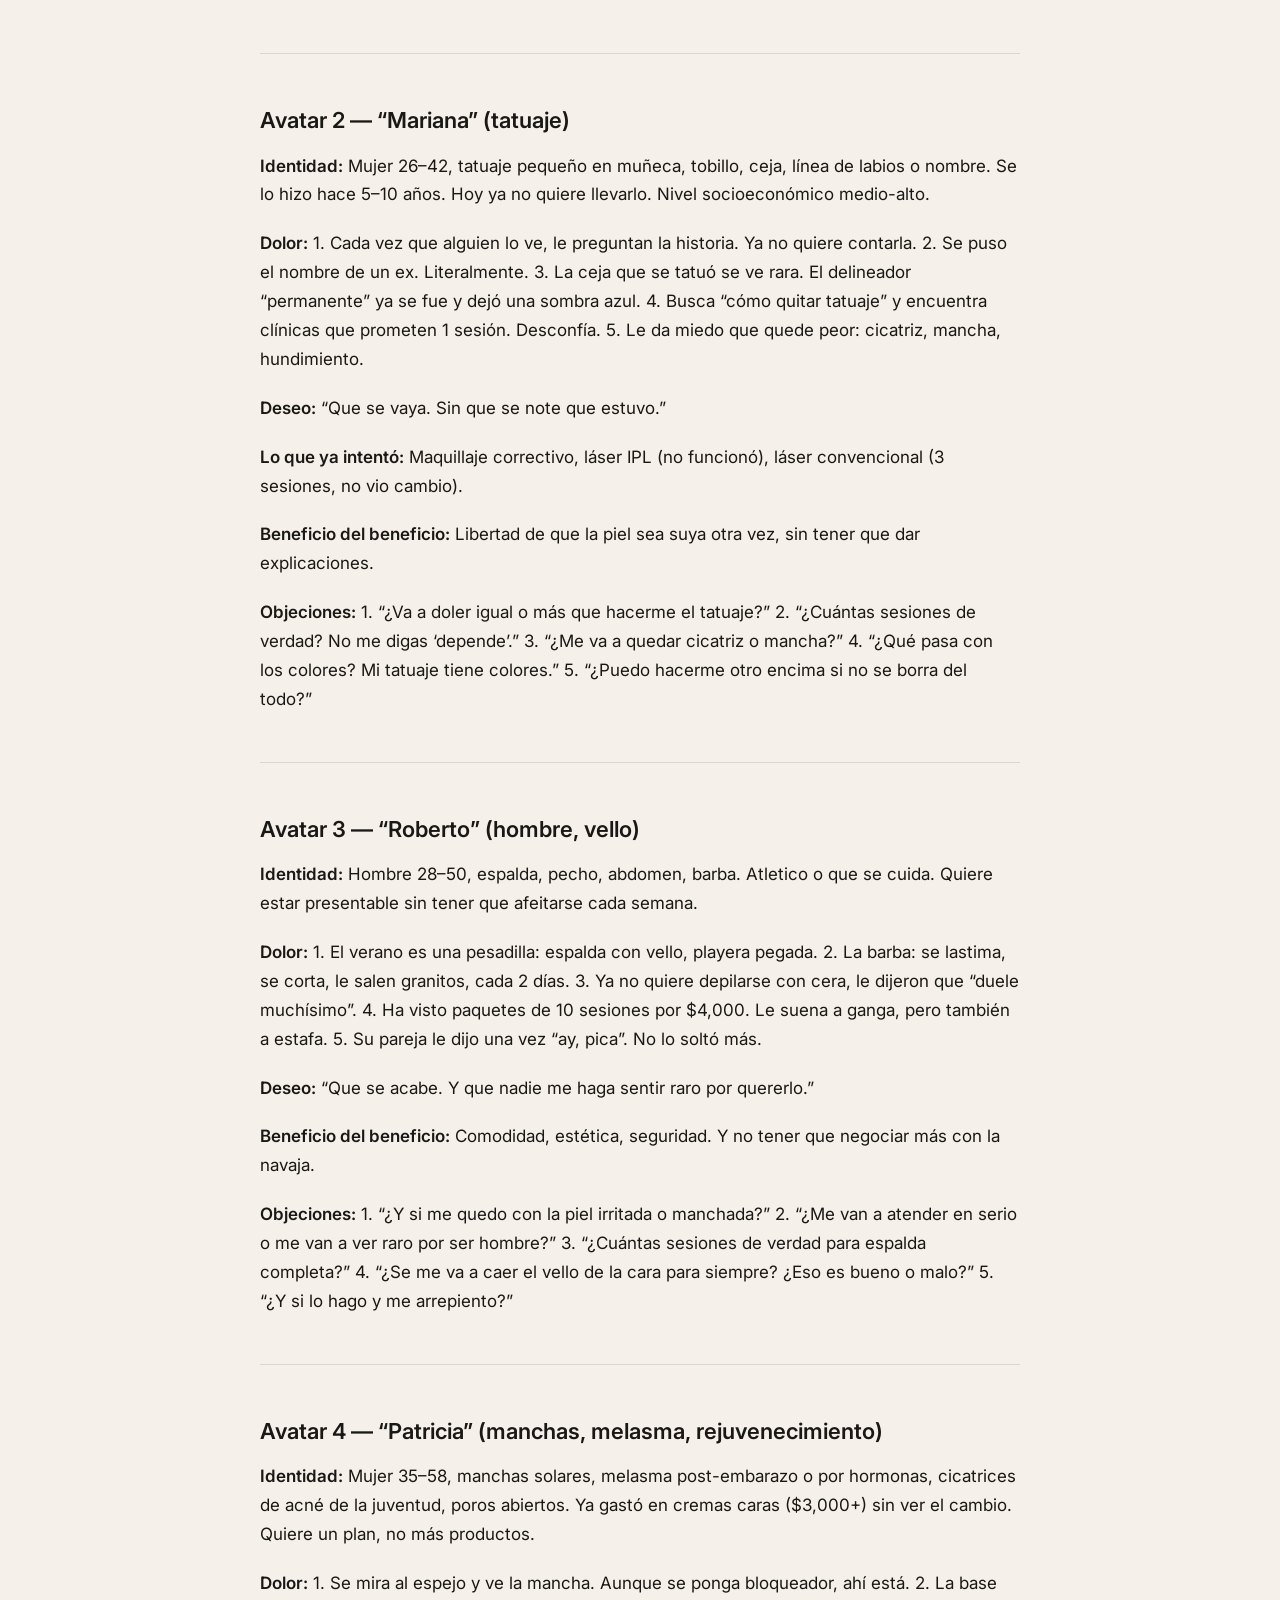
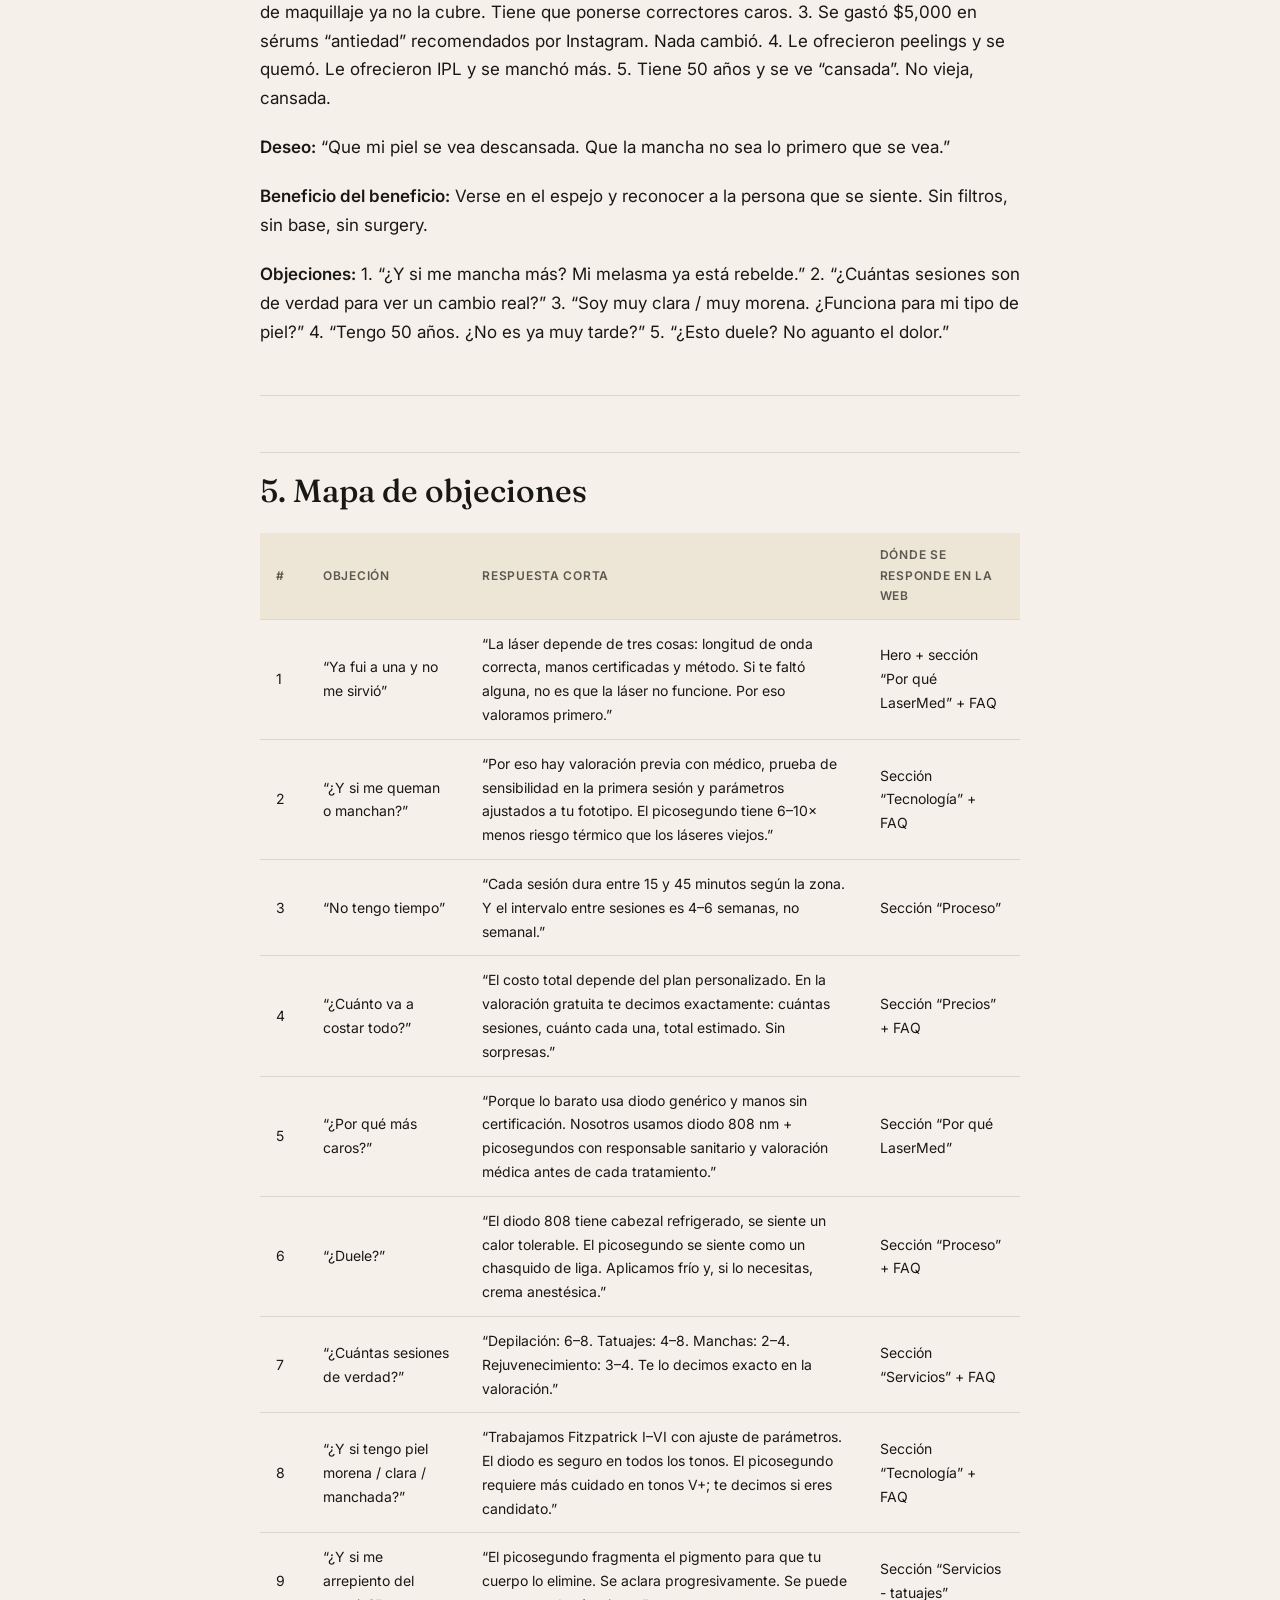
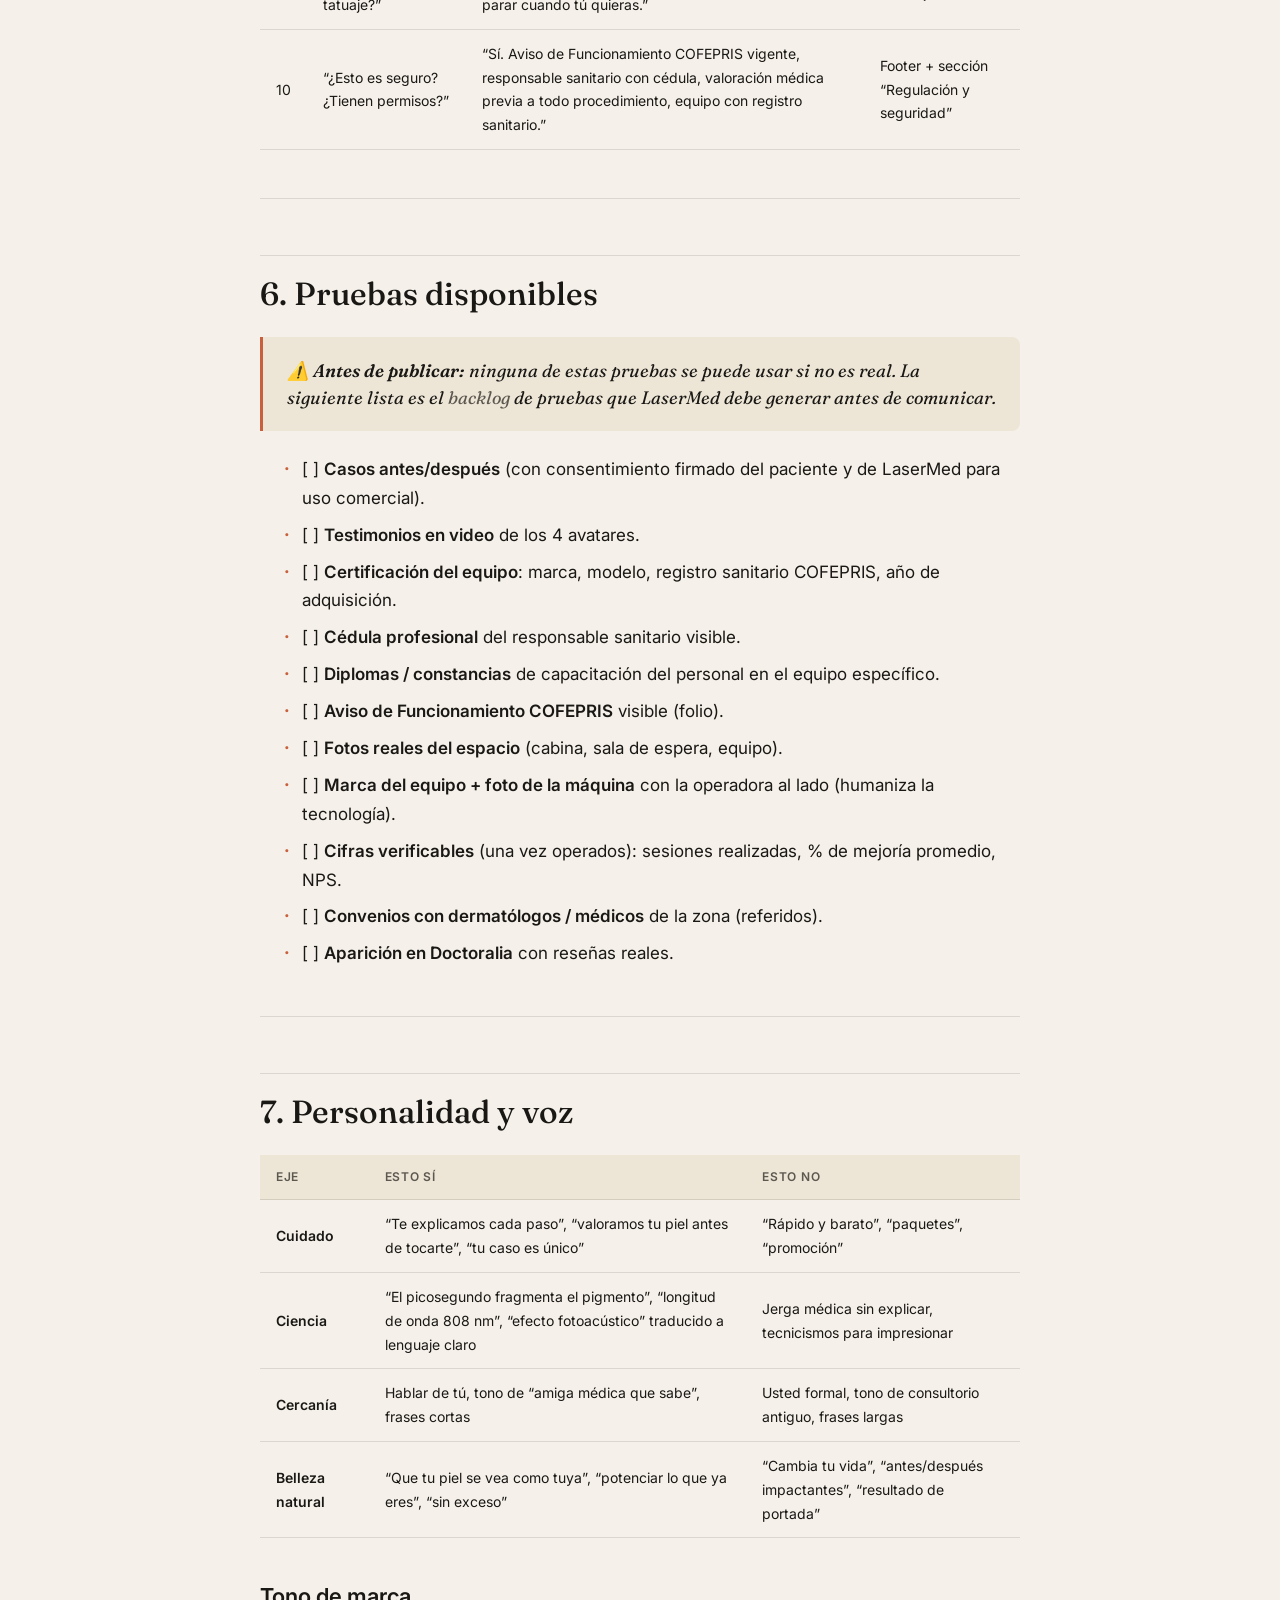
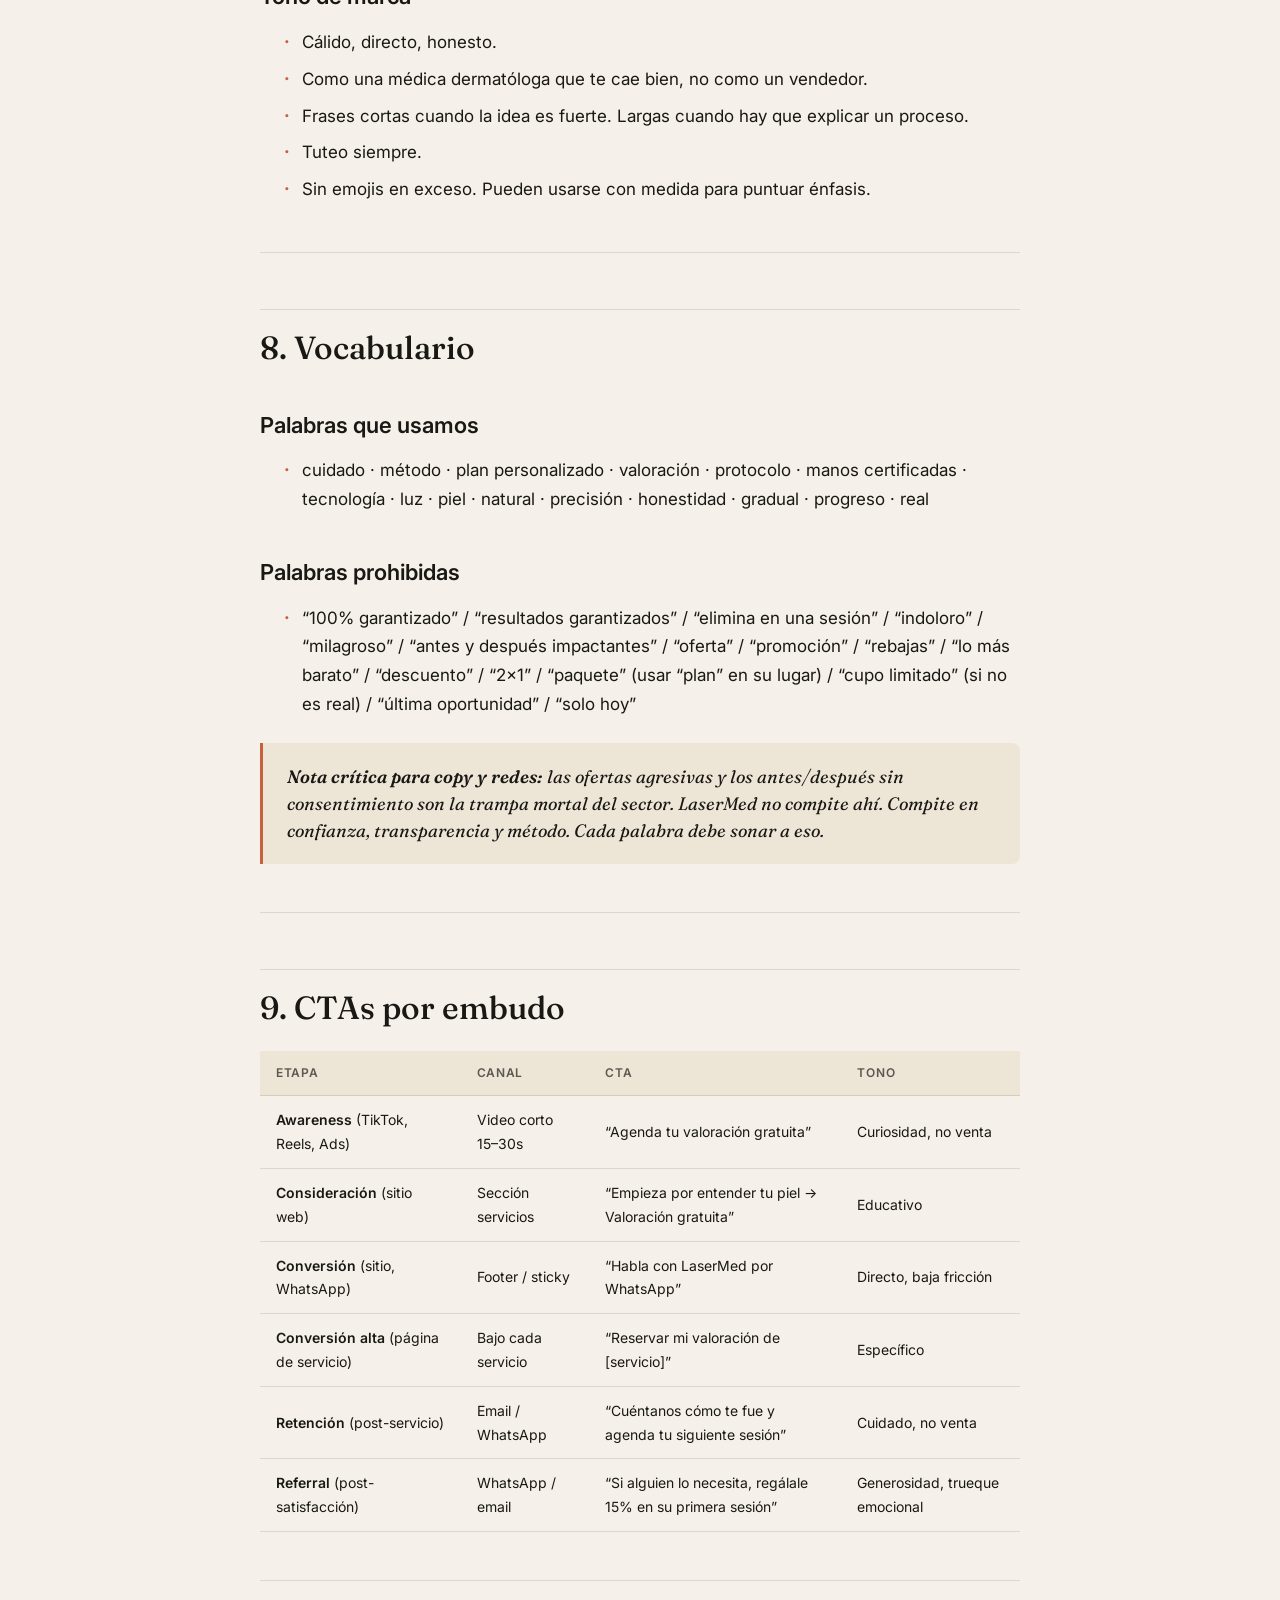
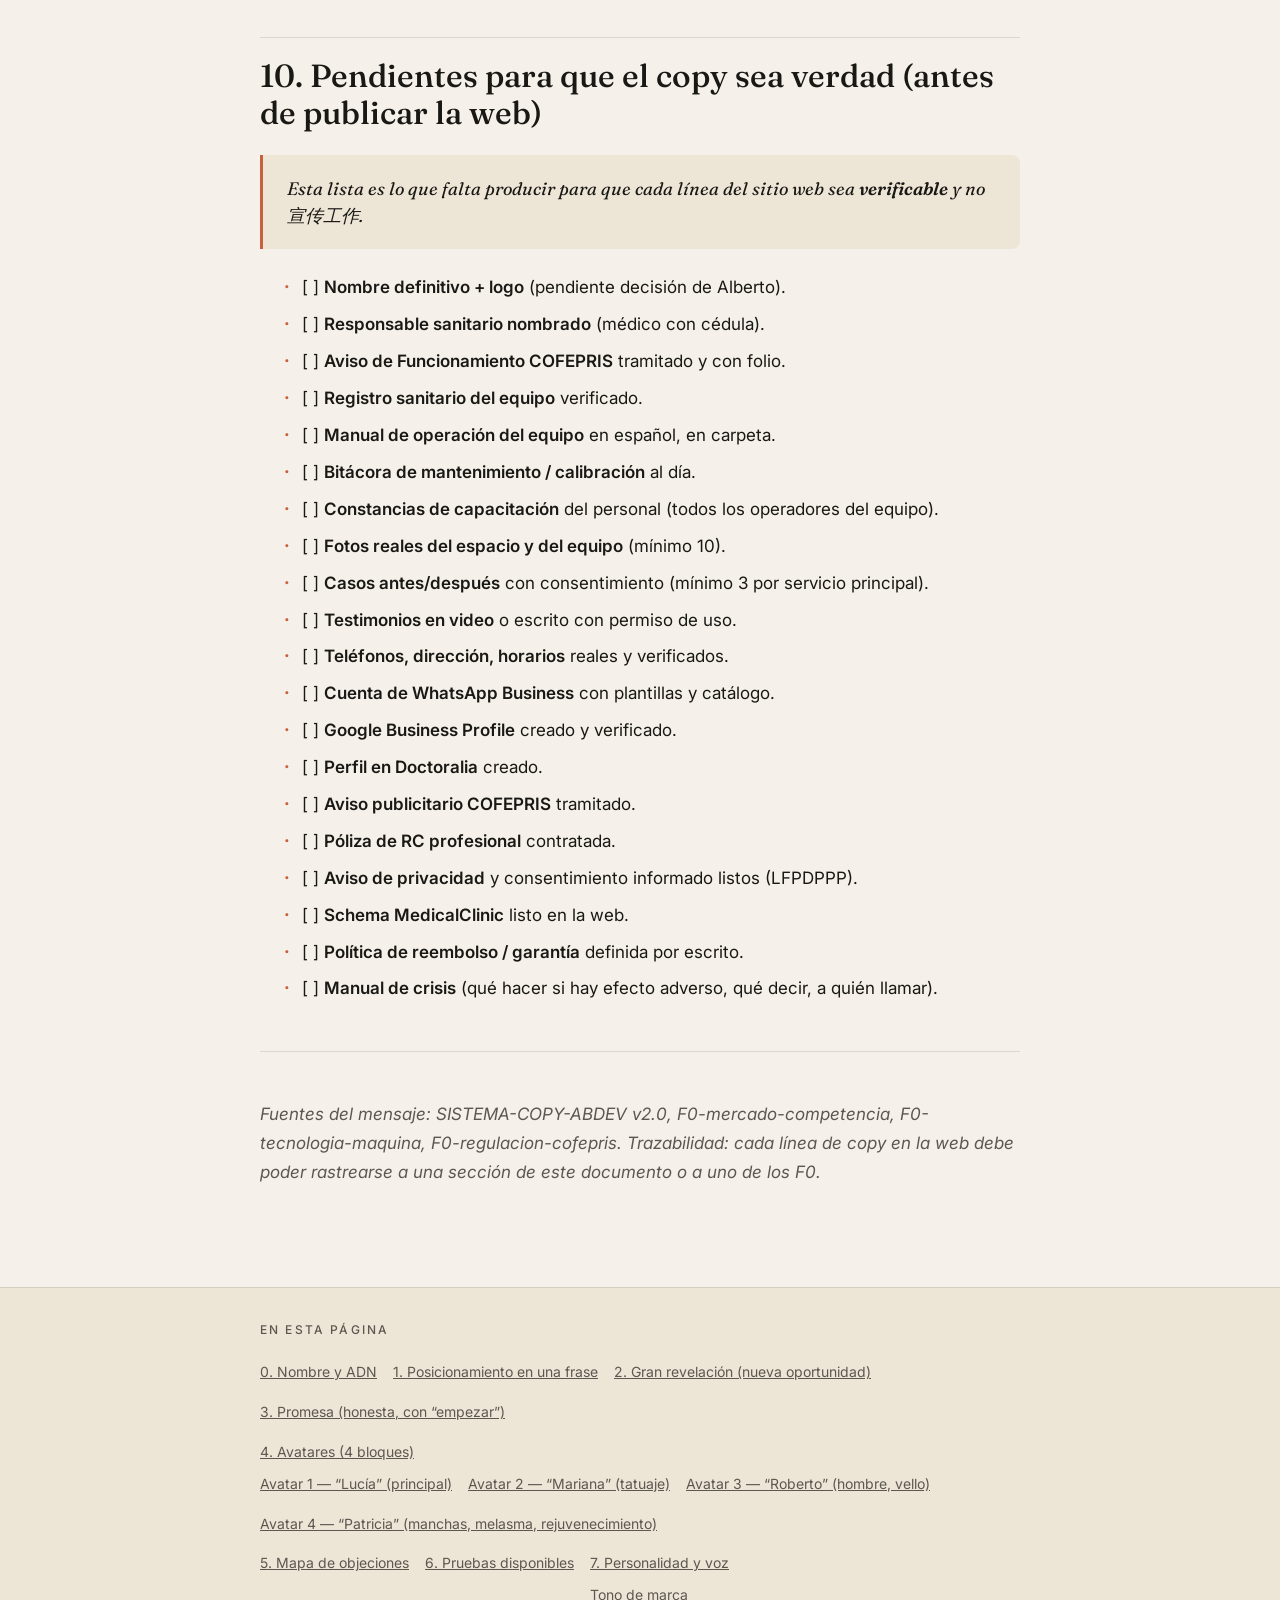
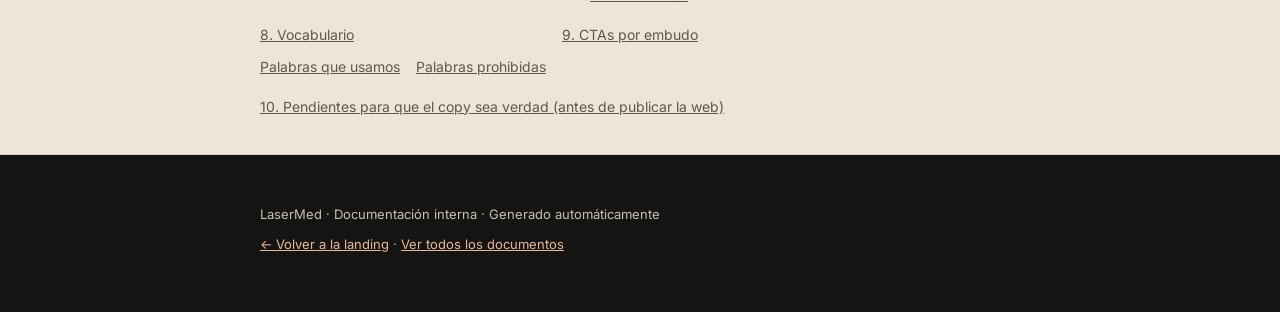
<file: docs/mensaje-maestro.html>
<!DOCTYPE html>
<html lang="es-MX">
<head>
  <meta charset="UTF-8" />
  <meta name="viewport" content="width=device-width, initial-scale=1.0" />
  <title>Mensaje maestro · LaserMed · Documentación</title>
  <meta name="description" content="ADN de marca · posicionamiento · avatares · voz" />
  <link rel="icon" type="image/svg+xml" href="data:image/svg+xml,%3Csvg xmlns='http://www.w3.org/2000/svg' viewBox='0 0 32 32'%3E%3Crect width='32' height='32' rx='8' fill='%23c9603d'/%3E%3Ctext x='16' y='22' text-anchor='middle' font-family='serif' font-size='18' fill='%23f8f5ef' font-weight='500'%3EL%3C/text%3E%3C/svg%3E" />
  <link rel="preconnect" href="https://fonts.googleapis.com" />
  <link rel="preconnect" href="https://fonts.gstatic.com" crossorigin />
  <link href="https://fonts.googleapis.com/css2?family=Fraunces:ital,opsz,wght,SOFT@0,9..144,300..900,0..100;1,9..144,300..900,0..100&family=Inter:wght@300;400;500;600;700&family=JetBrains+Mono:wght@400;500&display=swap" rel="stylesheet" />
  <link rel="stylesheet" href="../docs-assets/docs.css" />
</head>
<body>

<header class="docs-nav">
  <div class="docs-nav__inner">
    <a href="../index.html" class="docs-nav__logo">
      <span class="docs-nav__mark">L</span>
      <span>LaserMed</span>
    </a>
    <nav class="docs-nav__links">
      <a href="../index.html">← Volver a la landing</a>
      <a href="index.html">Documentación</a>
      <a href="raw/mensaje-maestro.md">Descargar .md</a>
    </nav>
  </div>
</header>

<main class="docs-main">

<header class="docs-header">
  <div class="docs-container">
    <div class="docs-header__eyebrow">Documentación del proyecto</div>
    <h1 class="docs-header__title">Mensaje maestro</h1>
    <p class="docs-header__tagline">ADN de marca · posicionamiento · avatares · voz</p>
  </div>
</header>

<article class="docs-article">
  <div class="docs-container">
    <p><strong>Versión 1.0 · Agosto 2026 · ABDev</strong>
<strong>Cliente:</strong> LaserMed — boutique de láser estético (808 nm + Picosegundos), CDMX
<strong>Naturaleza:</strong> Clínica nueva, equipo recién adquirido, en proceso de regulación COFEPRIS y apertura.</p>
<hr />
<h2 id="0-nombre-y-adn">0. Nombre y ADN</h2>
<p><strong>Nombre propuesto (decisión pendiente):</strong> <strong>LaserMed</strong></p>
<blockquote>
<p>Por qué sí: limpio, médico, fácil de recordar, dice exactamente lo que es.
Por qué no: todavía no está trademarked en México, hay algunas clínicas con nombre parecido.</p>
</blockquote>
<p><strong>Alternativas (en caso de que LaserMed no convenza):</strong>
- <strong>Lumen Studio</strong> — más aspiracional, evoca luz
- <strong>Beamlab</strong> — moderno, técnico, idealista
- <strong>Piel Studio</strong> — solo si la marca se inclina 100% a mujer</p>
<p><strong>ADN en una línea:</strong> Cuidado de la piel con tecnología de luz de verdad, atendido por personas que saben, en un lugar donde te explican lo que te hacen.</p>
<p><strong>ADN en tres palabras:</strong> <strong>Cuidado · Luz · Método.</strong></p>
<hr />
<h2 id="1-posicionamiento-en-una-frase">1. Posicionamiento en una frase</h2>
<blockquote>
<p><strong>LaserMed es la boutique de láser estético donde la depilación definitiva, la eliminación de tatuajes y el rejuvenecimiento de la piel se hacen con tecnología médica explicada, manos certificadas y un método transparente — para personas que prefieren hacerlo bien a hacerlo barato.</strong></p>
</blockquote>
<hr />
<h2 id="2-gran-revelacion-nueva-oportunidad">2. Gran revelación (nueva oportunidad)</h2>
<p><strong>Frase eje:</strong> <em>La láser estética no es magia. Es física, biología y manos. Y la diferencia entre &ldquo;salir igual que llegué&rdquo; y &ldquo;resolver de verdad&rdquo; está en esas tres cosas.</em></p>
<p><strong>Explicación (3 líneas):</strong>
1. Cada longitud de onda hace una sola cosa bien — 808 nm para vello, 1064/532/755 nm para pigmento, 1320 nm para textura.
2. La tecnología sin manos certificadas es solo un aparato caro; las manos sin tecnología son intuición. Las dos juntas, con método, es lo que funciona.
3. Por eso en LaserMed primero se valora, después se diseña un plan, y solo entonces se trata. Y por eso te explicamos qué te estamos haciendo, en lenguaje de persona, mientras te lo hacemos.</p>
<p><strong>Implicación para el copy:</strong> vender el método (valoración + plan + tecnología explicada), no la máquina sola. Nunca prometer resultados absolutos ni &ldquo;1 sesión&rdquo;. Usar &ldquo;empezar a&rdquo;, &ldquo;ayudar a&rdquo;, &ldquo;diseñar tu plan&rdquo;.</p>
<hr />
<h2 id="3-promesa-honesta-con-empezar">3. Promesa (honesta, con &ldquo;empezar&rdquo;)</h2>
<blockquote>
<p><strong>Empieza a sentir tu piel como tuya otra vez.</strong></p>
</blockquote>
<p>Sub-promesas:
- A la primera sesión sabrás exactamente cuántas más necesitas y por qué.
- Te diremos si no eres candidato antes de que pagues.
- Saldrás entendiendo qué te hicimos, qué te hicimos en cada pulso y qué sigue.</p>
<hr />
<h2 id="4-avatares-4-bloques">4. Avatares (4 bloques)</h2>
<h3 id="avatar-1-lucia-principal">Avatar 1 — &ldquo;Lucía&rdquo; (principal)</h3>
<p><strong>Identidad:</strong> Mujer 30–48, profesionista (abogada, médica, arquitecta, directiva), vive en CDMX zona poniente (Polanco, Roma, Condesa, Coyoacán, Lomas). Ingreso medio-alto. Tiene pareja o está en modo &ldquo;yo primero&rdquo;. Quiere verse como se siente.</p>
<p><strong>Cómo llegó aquí:</strong> Ya fue a depiladoras low-cost. Le dolió, la trataron rápido, nadie le explicó nada, le vendieron paquetes que no terminó. Ahora busca un lugar serio.</p>
<p><strong>Dolor (5 escenas cotidianas):</strong>
1. Cada 3 semanas vuelve a sacar la cita porque el vello &ldquo;ya salió otra vez&rdquo;.
2. En la playa se cubre o se queda en shorts largos. No porque no le guste el sol, sino por la piel.
3. Se pone ropa de mangas largas para una cena y no sabe por qué. Lo sabe: el antebrazo.
4. Paga $299 y sale en 8 minutos. Siente que le cobraron por no estar ahí.
5. Una amiga le recomendó &ldquo;un lugar&rdquo; pero no le pudo decir qué máquina usan ni quién la atiende.</p>
<p><strong>Deseo:</strong> &ldquo;Quiero llegar a la playa y no pensar. Quiero depilarme una vez y que se quede así. Quiero que alguien me explique, con honestidad, qué me va a pasar y cuándo.&rdquo;</p>
<p><strong>Beneficio del beneficio:</strong> No es la piel. Es la libertad de no tener que recordar la siguiente cita, ni taparse, ni negociar con el espejo.</p>
<p><strong>Lo que ya intentó:</strong> Depiladoras de cadena ($299 sesión, sin valoración), cera (irritación), IPL casero (resultado nulo), cremas depilatorias (mal olor, irritación).</p>
<p><strong>Objeciones principales (5):</strong>
1. &ldquo;¿Otra vez láser? Ya fui a una y no me sirvió.&rdquo;
2. &ldquo;¿Y si me queman o me queda la piel manchada?&rdquo;
3. &ldquo;No tengo tiempo para ir cada mes durante un año.&rdquo;
4. &ldquo;¿Cuánto me va a costar todo el tratamiento completo?&rdquo;
5. &ldquo;¿Por qué son más caros que las promociones de Instagram?&rdquo;</p>
<hr />
<h3 id="avatar-2-mariana-tatuaje">Avatar 2 — &ldquo;Mariana&rdquo; (tatuaje)</h3>
<p><strong>Identidad:</strong> Mujer 26–42, tatuaje pequeño en muñeca, tobillo, ceja, línea de labios o nombre. Se lo hizo hace 5–10 años. Hoy ya no quiere llevarlo. Nivel socioeconómico medio-alto.</p>
<p><strong>Dolor:</strong>
1. Cada vez que alguien lo ve, le preguntan la historia. Ya no quiere contarla.
2. Se puso el nombre de un ex. Literalmente.
3. La ceja que se tatuó se ve rara. El delineador &ldquo;permanente&rdquo; ya se fue y dejó una sombra azul.
4. Busca &ldquo;cómo quitar tatuaje&rdquo; y encuentra clínicas que prometen 1 sesión. Desconfía.
5. Le da miedo que quede peor: cicatriz, mancha, hundimiento.</p>
<p><strong>Deseo:</strong> &ldquo;Que se vaya. Sin que se note que estuvo.&rdquo;</p>
<p><strong>Lo que ya intentó:</strong> Maquillaje correctivo, láser IPL (no funcionó), láser convencional (3 sesiones, no vio cambio).</p>
<p><strong>Beneficio del beneficio:</strong> Libertad de que la piel sea suya otra vez, sin tener que dar explicaciones.</p>
<p><strong>Objeciones:</strong>
1. &ldquo;¿Va a doler igual o más que hacerme el tatuaje?&rdquo;
2. &ldquo;¿Cuántas sesiones de verdad? No me digas &lsquo;depende&rsquo;.&rdquo;
3. &ldquo;¿Me va a quedar cicatriz o mancha?&rdquo;
4. &ldquo;¿Qué pasa con los colores? Mi tatuaje tiene colores.&rdquo;
5. &ldquo;¿Puedo hacerme otro encima si no se borra del todo?&rdquo;</p>
<hr />
<h3 id="avatar-3-roberto-hombre-vello">Avatar 3 — &ldquo;Roberto&rdquo; (hombre, vello)</h3>
<p><strong>Identidad:</strong> Hombre 28–50, espalda, pecho, abdomen, barba. Atletico o que se cuida. Quiere estar presentable sin tener que afeitarse cada semana.</p>
<p><strong>Dolor:</strong>
1. El verano es una pesadilla: espalda con vello, playera pegada.
2. La barba: se lastima, se corta, le salen granitos, cada 2 días.
3. Ya no quiere depilarse con cera, le dijeron que &ldquo;duele muchísimo&rdquo;.
4. Ha visto paquetes de 10 sesiones por $4,000. Le suena a ganga, pero también a estafa.
5. Su pareja le dijo una vez &ldquo;ay, pica&rdquo;. No lo soltó más.</p>
<p><strong>Deseo:</strong> &ldquo;Que se acabe. Y que nadie me haga sentir raro por quererlo.&rdquo;</p>
<p><strong>Beneficio del beneficio:</strong> Comodidad, estética, seguridad. Y no tener que negociar más con la navaja.</p>
<p><strong>Objeciones:</strong>
1. &ldquo;¿Y si me quedo con la piel irritada o manchada?&rdquo;
2. &ldquo;¿Me van a atender en serio o me van a ver raro por ser hombre?&rdquo;
3. &ldquo;¿Cuántas sesiones de verdad para espalda completa?&rdquo;
4. &ldquo;¿Se me va a caer el vello de la cara para siempre? ¿Eso es bueno o malo?&rdquo;
5. &ldquo;¿Y si lo hago y me arrepiento?&rdquo;</p>
<hr />
<h3 id="avatar-4-patricia-manchas-melasma-rejuvenecimiento">Avatar 4 — &ldquo;Patricia&rdquo; (manchas, melasma, rejuvenecimiento)</h3>
<p><strong>Identidad:</strong> Mujer 35–58, manchas solares, melasma post-embarazo o por hormonas, cicatrices de acné de la juventud, poros abiertos. Ya gastó en cremas caras ($3,000+) sin ver el cambio. Quiere un plan, no más productos.</p>
<p><strong>Dolor:</strong>
1. Se mira al espejo y ve la mancha. Aunque se ponga bloqueador, ahí está.
2. La base de maquillaje ya no la cubre. Tiene que ponerse correctores caros.
3. Se gastó $5,000 en sérums &ldquo;antiedad&rdquo; recomendados por Instagram. Nada cambió.
4. Le ofrecieron peelings y se quemó. Le ofrecieron IPL y se manchó más.
5. Tiene 50 años y se ve &ldquo;cansada&rdquo;. No vieja, cansada.</p>
<p><strong>Deseo:</strong> &ldquo;Que mi piel se vea descansada. Que la mancha no sea lo primero que se vea.&rdquo;</p>
<p><strong>Beneficio del beneficio:</strong> Verse en el espejo y reconocer a la persona que se siente. Sin filtros, sin base, sin surgery.</p>
<p><strong>Objeciones:</strong>
1. &ldquo;¿Y si me mancha más? Mi melasma ya está rebelde.&rdquo;
2. &ldquo;¿Cuántas sesiones son de verdad para ver un cambio real?&rdquo;
3. &ldquo;Soy muy clara / muy morena. ¿Funciona para mi tipo de piel?&rdquo;
4. &ldquo;Tengo 50 años. ¿No es ya muy tarde?&rdquo;
5. &ldquo;¿Esto duele? No aguanto el dolor.&rdquo;</p>
<hr />
<h2 id="5-mapa-de-objeciones">5. Mapa de objeciones</h2>
<table>
<thead>
<tr>
<th>#</th>
<th>Objeción</th>
<th>Respuesta corta</th>
<th>Dónde se responde en la web</th>
</tr>
</thead>
<tbody>
<tr>
<td>1</td>
<td>&ldquo;Ya fui a una y no me sirvió&rdquo;</td>
<td>&ldquo;La láser depende de tres cosas: longitud de onda correcta, manos certificadas y método. Si te faltó alguna, no es que la láser no funcione. Por eso valoramos primero.&rdquo;</td>
<td>Hero + sección &ldquo;Por qué LaserMed&rdquo; + FAQ</td>
</tr>
<tr>
<td>2</td>
<td>&ldquo;¿Y si me queman o manchan?&rdquo;</td>
<td>&ldquo;Por eso hay valoración previa con médico, prueba de sensibilidad en la primera sesión y parámetros ajustados a tu fototipo. El picosegundo tiene 6–10× menos riesgo térmico que los láseres viejos.&rdquo;</td>
<td>Sección &ldquo;Tecnología&rdquo; + FAQ</td>
</tr>
<tr>
<td>3</td>
<td>&ldquo;No tengo tiempo&rdquo;</td>
<td>&ldquo;Cada sesión dura entre 15 y 45 minutos según la zona. Y el intervalo entre sesiones es 4–6 semanas, no semanal.&rdquo;</td>
<td>Sección &ldquo;Proceso&rdquo;</td>
</tr>
<tr>
<td>4</td>
<td>&ldquo;¿Cuánto va a costar todo?&rdquo;</td>
<td>&ldquo;El costo total depende del plan personalizado. En la valoración gratuita te decimos exactamente: cuántas sesiones, cuánto cada una, total estimado. Sin sorpresas.&rdquo;</td>
<td>Sección &ldquo;Precios&rdquo; + FAQ</td>
</tr>
<tr>
<td>5</td>
<td>&ldquo;¿Por qué más caros?&rdquo;</td>
<td>&ldquo;Porque lo barato usa diodo genérico y manos sin certificación. Nosotros usamos diodo 808 nm + picosegundos con responsable sanitario y valoración médica antes de cada tratamiento.&rdquo;</td>
<td>Sección &ldquo;Por qué LaserMed&rdquo;</td>
</tr>
<tr>
<td>6</td>
<td>&ldquo;¿Duele?&rdquo;</td>
<td>&ldquo;El diodo 808 tiene cabezal refrigerado, se siente un calor tolerable. El picosegundo se siente como un chasquido de liga. Aplicamos frío y, si lo necesitas, crema anestésica.&rdquo;</td>
<td>Sección &ldquo;Proceso&rdquo; + FAQ</td>
</tr>
<tr>
<td>7</td>
<td>&ldquo;¿Cuántas sesiones de verdad?&rdquo;</td>
<td>&ldquo;Depilación: 6–8. Tatuajes: 4–8. Manchas: 2–4. Rejuvenecimiento: 3–4. Te lo decimos exacto en la valoración.&rdquo;</td>
<td>Sección &ldquo;Servicios&rdquo; + FAQ</td>
</tr>
<tr>
<td>8</td>
<td>&ldquo;¿Y si tengo piel morena / clara / manchada?&rdquo;</td>
<td>&ldquo;Trabajamos Fitzpatrick I–VI con ajuste de parámetros. El diodo es seguro en todos los tonos. El picosegundo requiere más cuidado en tonos V+; te decimos si eres candidato.&rdquo;</td>
<td>Sección &ldquo;Tecnología&rdquo; + FAQ</td>
</tr>
<tr>
<td>9</td>
<td>&ldquo;¿Y si me arrepiento del tatuaje?&rdquo;</td>
<td>&ldquo;El picosegundo fragmenta el pigmento para que tu cuerpo lo elimine. Se aclara progresivamente. Se puede parar cuando tú quieras.&rdquo;</td>
<td>Sección &ldquo;Servicios - tatuajes&rdquo;</td>
</tr>
<tr>
<td>10</td>
<td>&ldquo;¿Esto es seguro? ¿Tienen permisos?&rdquo;</td>
<td>&ldquo;Sí. Aviso de Funcionamiento COFEPRIS vigente, responsable sanitario con cédula, valoración médica previa a todo procedimiento, equipo con registro sanitario.&rdquo;</td>
<td>Footer + sección &ldquo;Regulación y seguridad&rdquo;</td>
</tr>
</tbody>
</table>
<hr />
<h2 id="6-pruebas-disponibles">6. Pruebas disponibles</h2>
<blockquote>
<p>⚠️ <strong>Antes de publicar:</strong> ninguna de estas pruebas se puede usar si no es real. La siguiente lista es el <em>backlog</em> de pruebas que LaserMed debe generar antes de comunicar.</p>
</blockquote>
<ul>
<li>[ ] <strong>Casos antes/después</strong> (con consentimiento firmado del paciente y de LaserMed para uso comercial).</li>
<li>[ ] <strong>Testimonios en video</strong> de los 4 avatares.</li>
<li>[ ] <strong>Certificación del equipo</strong>: marca, modelo, registro sanitario COFEPRIS, año de adquisición.</li>
<li>[ ] <strong>Cédula profesional</strong> del responsable sanitario visible.</li>
<li>[ ] <strong>Diplomas / constancias</strong> de capacitación del personal en el equipo específico.</li>
<li>[ ] <strong>Aviso de Funcionamiento COFEPRIS</strong> visible (folio).</li>
<li>[ ] <strong>Fotos reales del espacio</strong> (cabina, sala de espera, equipo).</li>
<li>[ ] <strong>Marca del equipo + foto de la máquina</strong> con la operadora al lado (humaniza la tecnología).</li>
<li>[ ] <strong>Cifras verificables</strong> (una vez operados): sesiones realizadas, % de mejoría promedio, NPS.</li>
<li>[ ] <strong>Convenios con dermatólogos / médicos</strong> de la zona (referidos).</li>
<li>[ ] <strong>Aparición en Doctoralia</strong> con reseñas reales.</li>
</ul>
<hr />
<h2 id="7-personalidad-y-voz">7. Personalidad y voz</h2>
<table>
<thead>
<tr>
<th>Eje</th>
<th>Esto sí</th>
<th>Esto no</th>
</tr>
</thead>
<tbody>
<tr>
<td><strong>Cuidado</strong></td>
<td>&ldquo;Te explicamos cada paso&rdquo;, &ldquo;valoramos tu piel antes de tocarte&rdquo;, &ldquo;tu caso es único&rdquo;</td>
<td>&ldquo;Rápido y barato&rdquo;, &ldquo;paquetes&rdquo;, &ldquo;promoción&rdquo;</td>
</tr>
<tr>
<td><strong>Ciencia</strong></td>
<td>&ldquo;El picosegundo fragmenta el pigmento&rdquo;, &ldquo;longitud de onda 808 nm&rdquo;, &ldquo;efecto fotoacústico&rdquo; traducido a lenguaje claro</td>
<td>Jerga médica sin explicar, tecnicismos para impresionar</td>
</tr>
<tr>
<td><strong>Cercanía</strong></td>
<td>Hablar de tú, tono de &ldquo;amiga médica que sabe&rdquo;, frases cortas</td>
<td>Usted formal, tono de consultorio antiguo, frases largas</td>
</tr>
<tr>
<td><strong>Belleza natural</strong></td>
<td>&ldquo;Que tu piel se vea como tuya&rdquo;, &ldquo;potenciar lo que ya eres&rdquo;, &ldquo;sin exceso&rdquo;</td>
<td>&ldquo;Cambia tu vida&rdquo;, &ldquo;antes/después impactantes&rdquo;, &ldquo;resultado de portada&rdquo;</td>
</tr>
</tbody>
</table>
<h3 id="tono-de-marca">Tono de marca</h3>
<ul>
<li>Cálido, directo, honesto.</li>
<li>Como una médica dermatóloga que te cae bien, no como un vendedor.</li>
<li>Frases cortas cuando la idea es fuerte. Largas cuando hay que explicar un proceso.</li>
<li>Tuteo siempre.</li>
<li>Sin emojis en exceso. Pueden usarse con medida para puntuar énfasis.</li>
</ul>
<hr />
<h2 id="8-vocabulario">8. Vocabulario</h2>
<h3 id="palabras-que-usamos">Palabras que usamos</h3>
<ul>
<li>cuidado · método · plan personalizado · valoración · protocolo · manos certificadas · tecnología · luz · piel · natural · precisión · honestidad · gradual · progreso · real</li>
</ul>
<h3 id="palabras-prohibidas">Palabras prohibidas</h3>
<ul>
<li>&ldquo;100% garantizado&rdquo; / &ldquo;resultados garantizados&rdquo; / &ldquo;elimina en una sesión&rdquo; / &ldquo;indoloro&rdquo; / &ldquo;milagroso&rdquo; / &ldquo;antes y después impactantes&rdquo; / &ldquo;oferta&rdquo; / &ldquo;promoción&rdquo; / &ldquo;rebajas&rdquo; / &ldquo;lo más barato&rdquo; / &ldquo;descuento&rdquo; / &ldquo;2x1&rdquo; / &ldquo;paquete&rdquo; (usar &ldquo;plan&rdquo; en su lugar) / &ldquo;cupo limitado&rdquo; (si no es real) / &ldquo;última oportunidad&rdquo; / &ldquo;solo hoy&rdquo;</li>
</ul>
<blockquote>
<p><strong>Nota crítica para copy y redes:</strong> las ofertas agresivas y los antes/después sin consentimiento son la trampa mortal del sector. LaserMed no compite ahí. Compite en confianza, transparencia y método. Cada palabra debe sonar a eso.</p>
</blockquote>
<hr />
<h2 id="9-ctas-por-embudo">9. CTAs por embudo</h2>
<table>
<thead>
<tr>
<th>Etapa</th>
<th>Canal</th>
<th>CTA</th>
<th>Tono</th>
</tr>
</thead>
<tbody>
<tr>
<td><strong>Awareness</strong> (TikTok, Reels, Ads)</td>
<td>Video corto 15–30s</td>
<td>&ldquo;Agenda tu valoración gratuita&rdquo;</td>
<td>Curiosidad, no venta</td>
</tr>
<tr>
<td><strong>Consideración</strong> (sitio web)</td>
<td>Sección servicios</td>
<td>&ldquo;Empieza por entender tu piel → Valoración gratuita&rdquo;</td>
<td>Educativo</td>
</tr>
<tr>
<td><strong>Conversión</strong> (sitio, WhatsApp)</td>
<td>Footer / sticky</td>
<td>&ldquo;Habla con LaserMed por WhatsApp&rdquo;</td>
<td>Directo, baja fricción</td>
</tr>
<tr>
<td><strong>Conversión alta</strong> (página de servicio)</td>
<td>Bajo cada servicio</td>
<td>&ldquo;Reservar mi valoración de [servicio]&rdquo;</td>
<td>Específico</td>
</tr>
<tr>
<td><strong>Retención</strong> (post-servicio)</td>
<td>Email / WhatsApp</td>
<td>&ldquo;Cuéntanos cómo te fue y agenda tu siguiente sesión&rdquo;</td>
<td>Cuidado, no venta</td>
</tr>
<tr>
<td><strong>Referral</strong> (post-satisfacción)</td>
<td>WhatsApp / email</td>
<td>&ldquo;Si alguien lo necesita, regálale 15% en su primera sesión&rdquo;</td>
<td>Generosidad, trueque emocional</td>
</tr>
</tbody>
</table>
<hr />
<h2 id="10-pendientes-para-que-el-copy-sea-verdad-antes-de-publicar-la-web">10. Pendientes para que el copy sea verdad (antes de publicar la web)</h2>
<blockquote>
<p>Esta lista es lo que falta producir para que cada línea del sitio web sea <strong>verificable</strong> y no宣传工作.</p>
</blockquote>
<ul>
<li>[ ] <strong>Nombre definitivo + logo</strong> (pendiente decisión de Alberto).</li>
<li>[ ] <strong>Responsable sanitario nombrado</strong> (médico con cédula).</li>
<li>[ ] <strong>Aviso de Funcionamiento COFEPRIS</strong> tramitado y con folio.</li>
<li>[ ] <strong>Registro sanitario del equipo</strong> verificado.</li>
<li>[ ] <strong>Manual de operación del equipo</strong> en español, en carpeta.</li>
<li>[ ] <strong>Bitácora de mantenimiento / calibración</strong> al día.</li>
<li>[ ] <strong>Constancias de capacitación</strong> del personal (todos los operadores del equipo).</li>
<li>[ ] <strong>Fotos reales del espacio y del equipo</strong> (mínimo 10).</li>
<li>[ ] <strong>Casos antes/después</strong> con consentimiento (mínimo 3 por servicio principal).</li>
<li>[ ] <strong>Testimonios en video</strong> o escrito con permiso de uso.</li>
<li>[ ] <strong>Teléfonos, dirección, horarios</strong> reales y verificados.</li>
<li>[ ] <strong>Cuenta de WhatsApp Business</strong> con plantillas y catálogo.</li>
<li>[ ] <strong>Google Business Profile</strong> creado y verificado.</li>
<li>[ ] <strong>Perfil en Doctoralia</strong> creado.</li>
<li>[ ] <strong>Aviso publicitario COFEPRIS</strong> tramitado.</li>
<li>[ ] <strong>Póliza de RC profesional</strong> contratada.</li>
<li>[ ] <strong>Aviso de privacidad</strong> y consentimiento informado listos (LFPDPPP).</li>
<li>[ ] <strong>Schema MedicalClinic</strong> listo en la web.</li>
<li>[ ] <strong>Política de reembolso / garantía</strong> definida por escrito.</li>
<li>[ ] <strong>Manual de crisis</strong> (qué hacer si hay efecto adverso, qué decir, a quién llamar).</li>
</ul>
<hr />
<p><em>Fuentes del mensaje: SISTEMA-COPY-ABDEV v2.0, F0-mercado-competencia, F0-tecnologia-maquina, F0-regulacion-cofepris. Trazabilidad: cada línea de copy en la web debe poder rastrearse a una sección de este documento o a uno de los F0.</em></p>
  </div>
</article>

<aside class="docs-toc">
  <div class="docs-container">
    <div class="docs-toc__sticky">
      <div class="docs-toc__label">En esta página</div>
      <div class="toc">
<ul>
<li><a href="#0-nombre-y-adn">0. Nombre y ADN</a></li>
<li><a href="#1-posicionamiento-en-una-frase">1. Posicionamiento en una frase</a></li>
<li><a href="#2-gran-revelacion-nueva-oportunidad">2. Gran revelación (nueva oportunidad)</a></li>
<li><a href="#3-promesa-honesta-con-empezar">3. Promesa (honesta, con &ldquo;empezar&rdquo;)</a></li>
<li><a href="#4-avatares-4-bloques">4. Avatares (4 bloques)</a><ul>
<li><a href="#avatar-1-lucia-principal">Avatar 1 — &ldquo;Lucía&rdquo; (principal)</a></li>
<li><a href="#avatar-2-mariana-tatuaje">Avatar 2 — &ldquo;Mariana&rdquo; (tatuaje)</a></li>
<li><a href="#avatar-3-roberto-hombre-vello">Avatar 3 — &ldquo;Roberto&rdquo; (hombre, vello)</a></li>
<li><a href="#avatar-4-patricia-manchas-melasma-rejuvenecimiento">Avatar 4 — &ldquo;Patricia&rdquo; (manchas, melasma, rejuvenecimiento)</a></li>
</ul>
</li>
<li><a href="#5-mapa-de-objeciones">5. Mapa de objeciones</a></li>
<li><a href="#6-pruebas-disponibles">6. Pruebas disponibles</a></li>
<li><a href="#7-personalidad-y-voz">7. Personalidad y voz</a><ul>
<li><a href="#tono-de-marca">Tono de marca</a></li>
</ul>
</li>
<li><a href="#8-vocabulario">8. Vocabulario</a><ul>
<li><a href="#palabras-que-usamos">Palabras que usamos</a></li>
<li><a href="#palabras-prohibidas">Palabras prohibidas</a></li>
</ul>
</li>
<li><a href="#9-ctas-por-embudo">9. CTAs por embudo</a></li>
<li><a href="#10-pendientes-para-que-el-copy-sea-verdad-antes-de-publicar-la-web">10. Pendientes para que el copy sea verdad (antes de publicar la web)</a></li>
</ul>
</div>

    </div>
  </div>
</aside>

<footer class="docs-footer">
  <div class="docs-container">
    <p>LaserMed · Documentación interna · Generado automáticamente</p>
    <p><a href="../index.html">← Volver a la landing</a> · <a href="index.html">Ver todos los documentos</a></p>
  </div>
</footer>

</main>

</body>
</html>
</file>
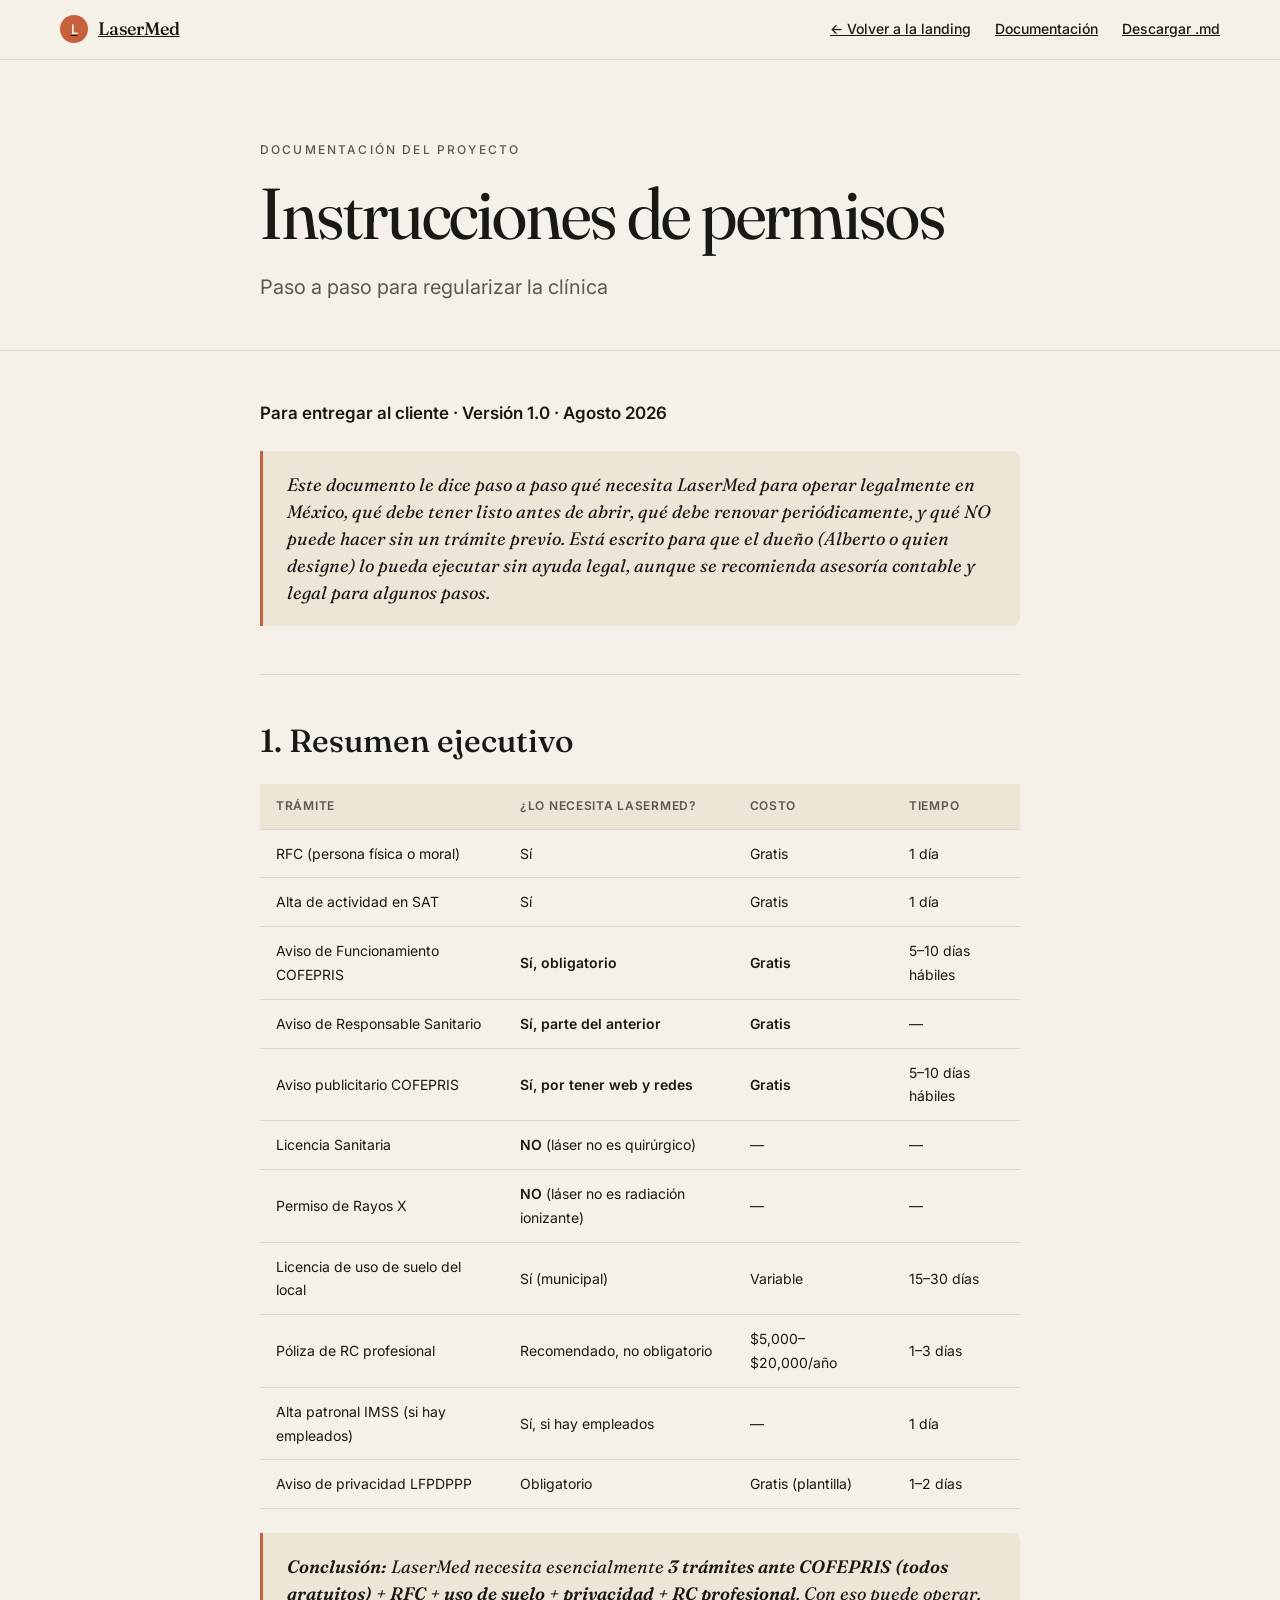
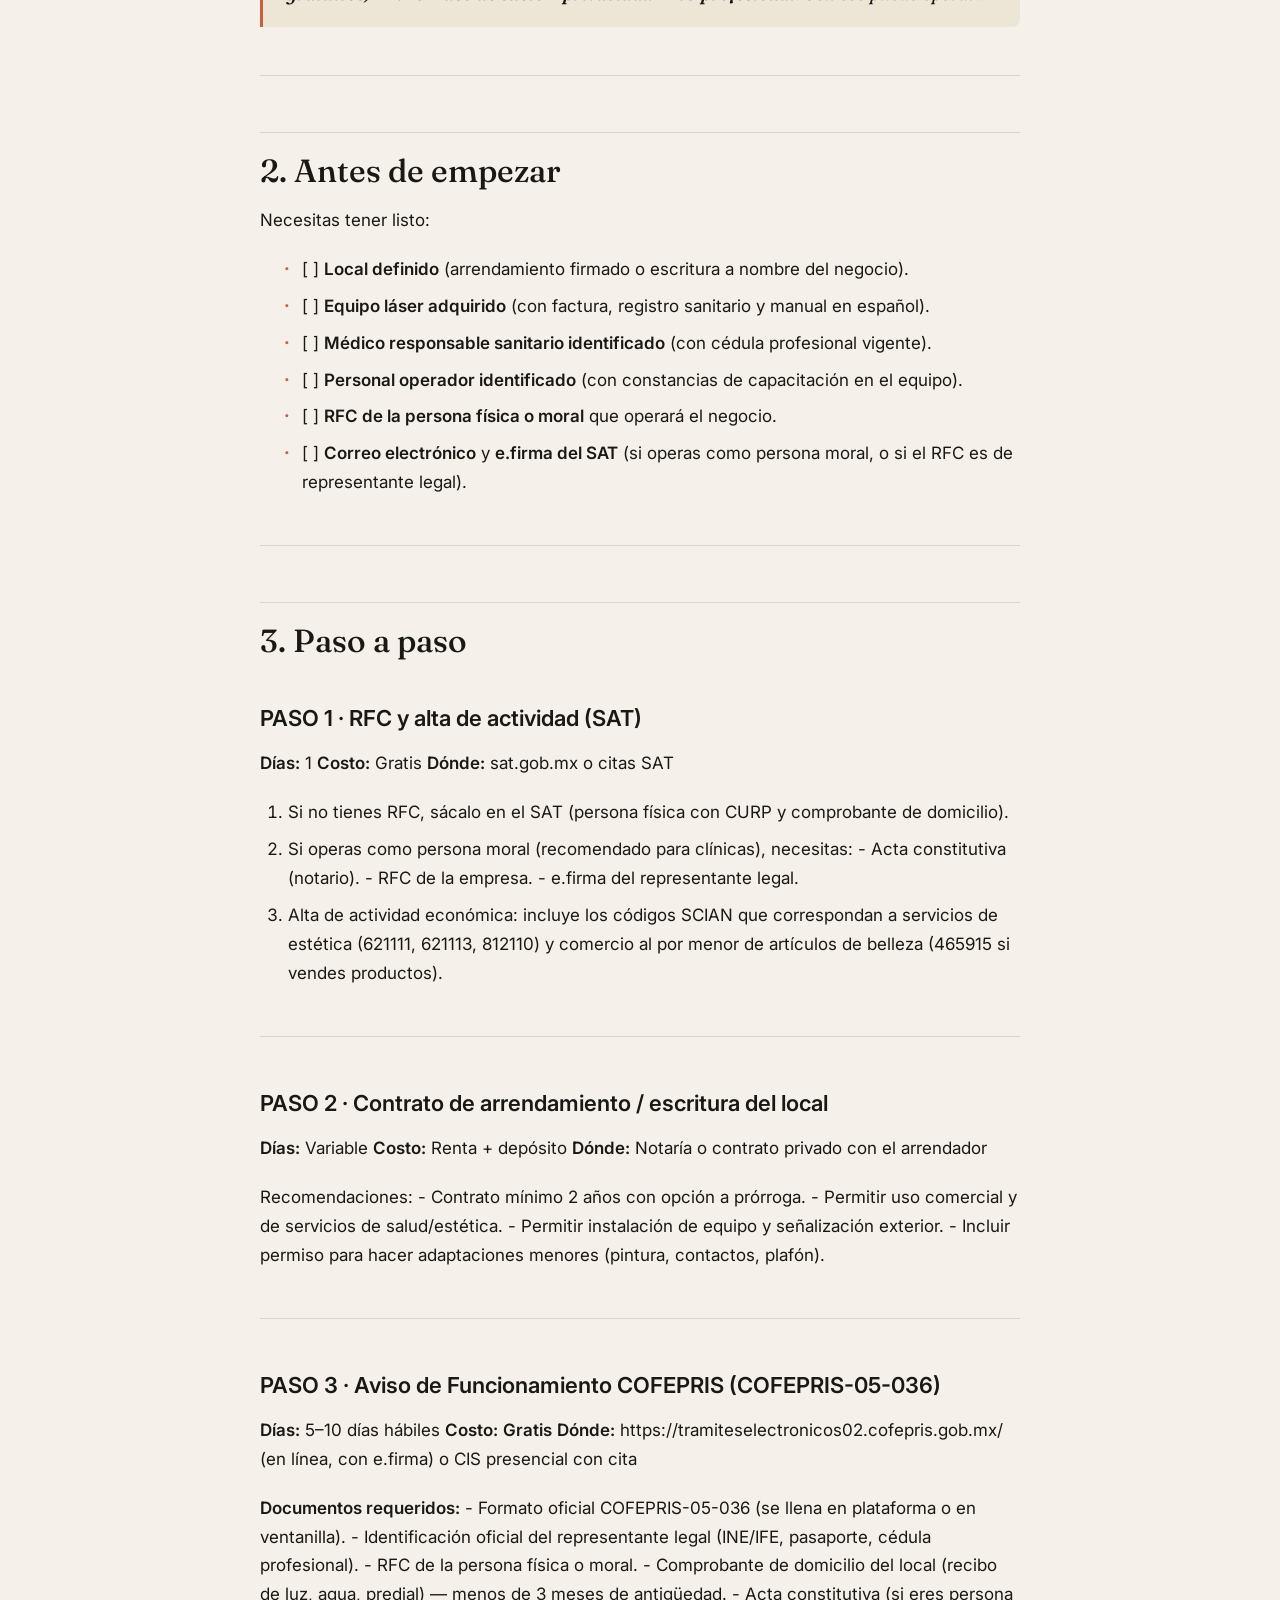
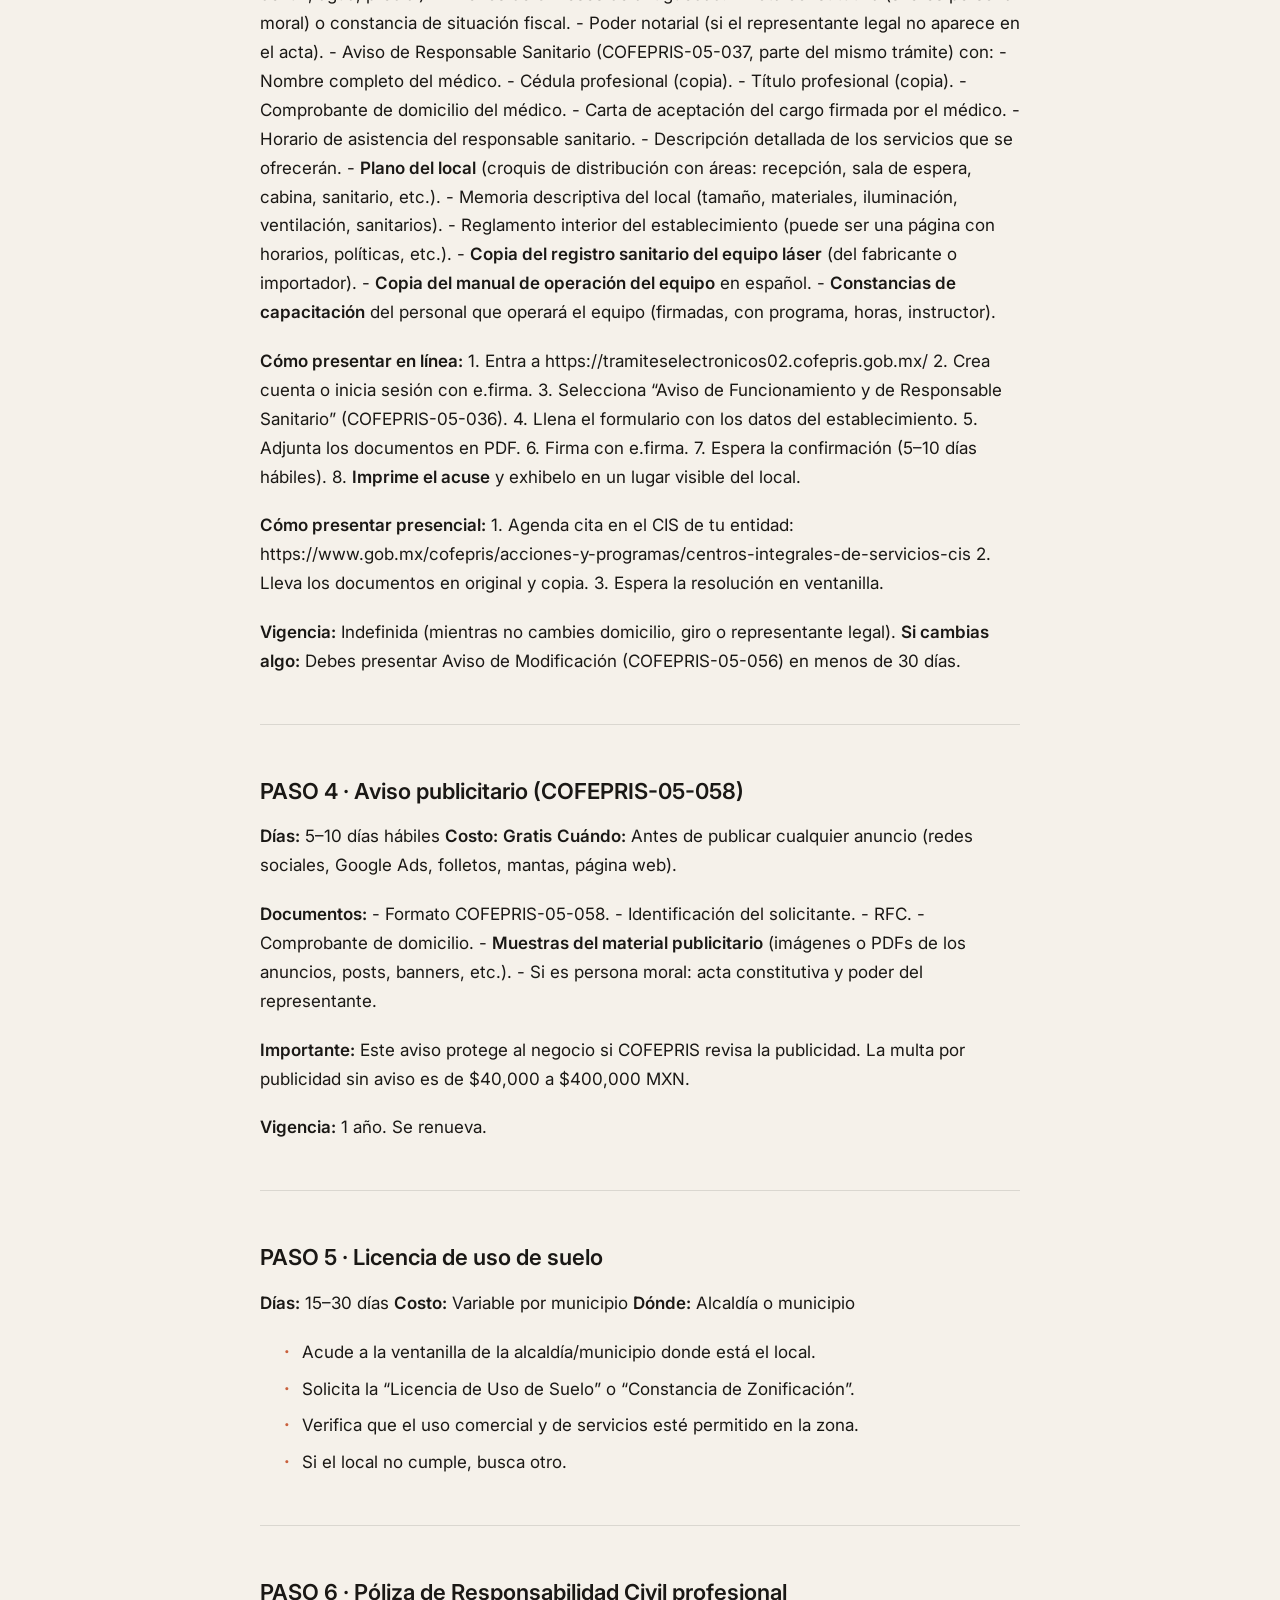
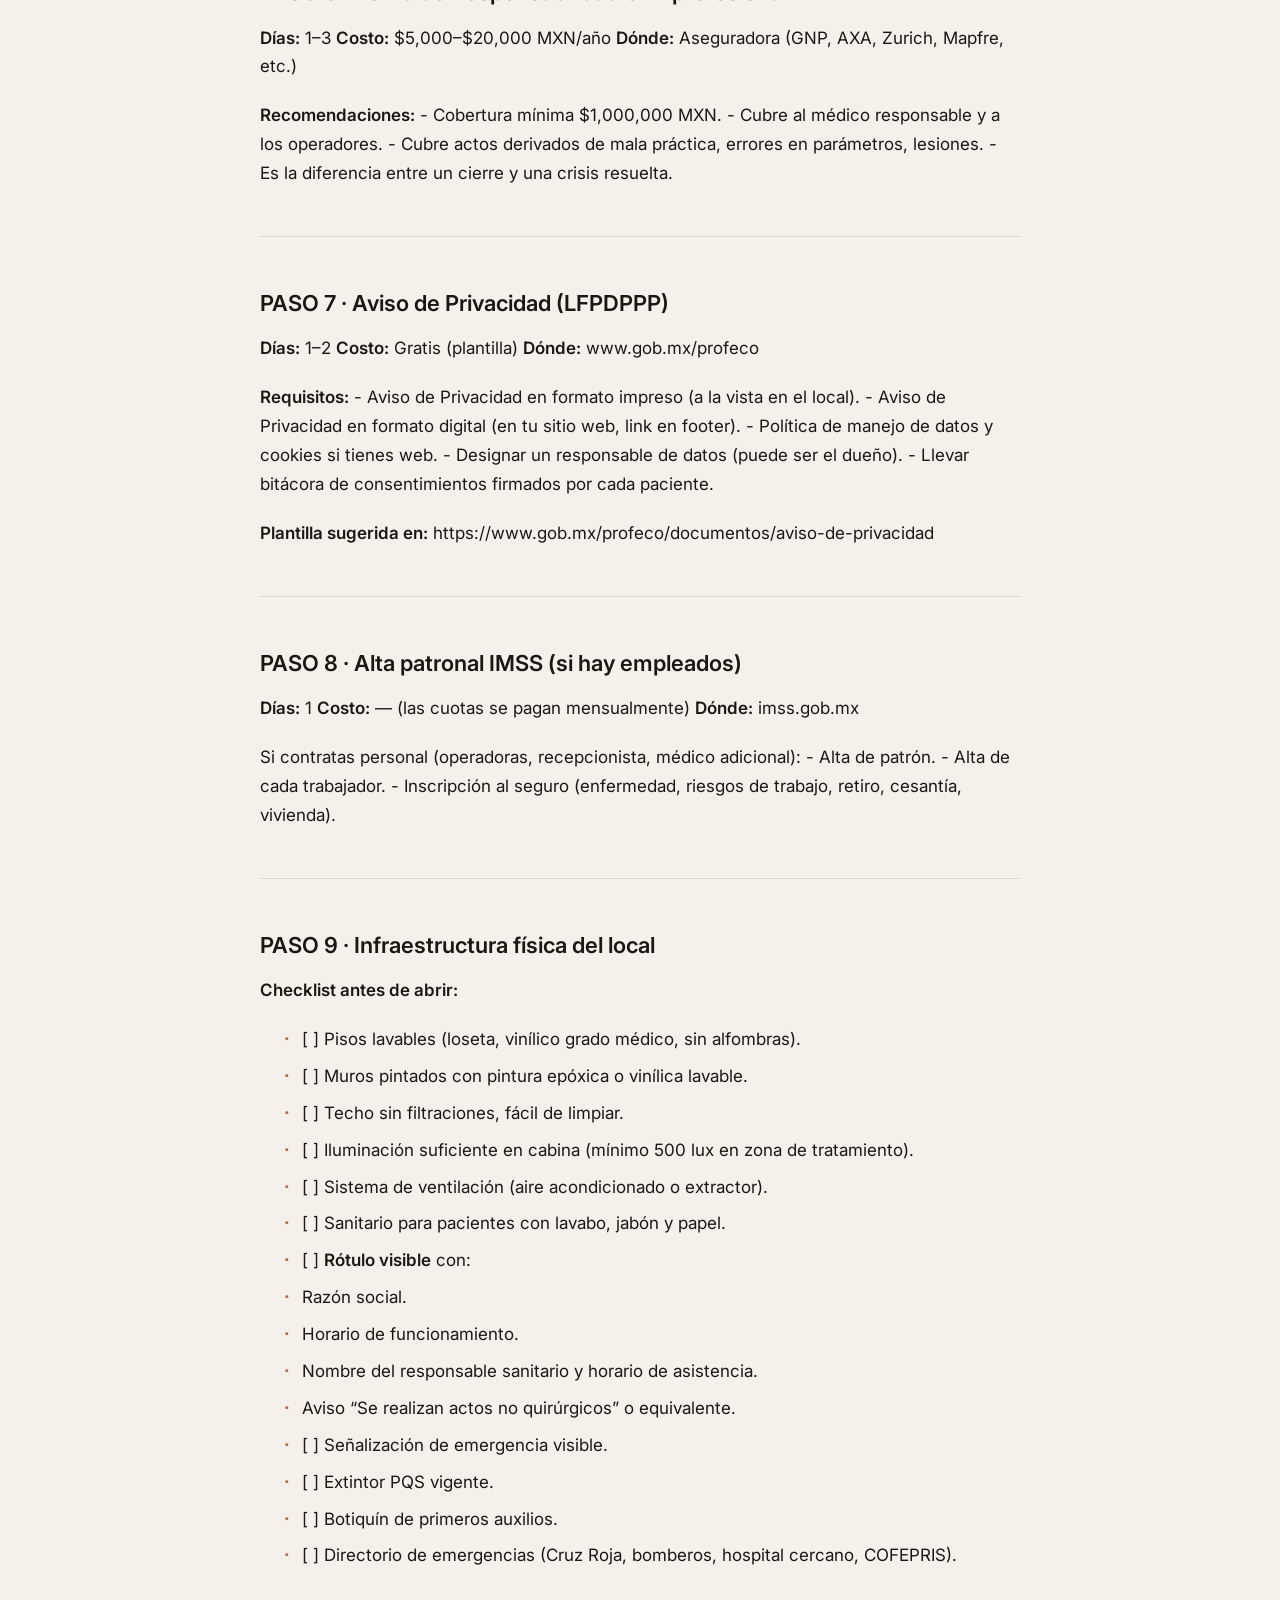
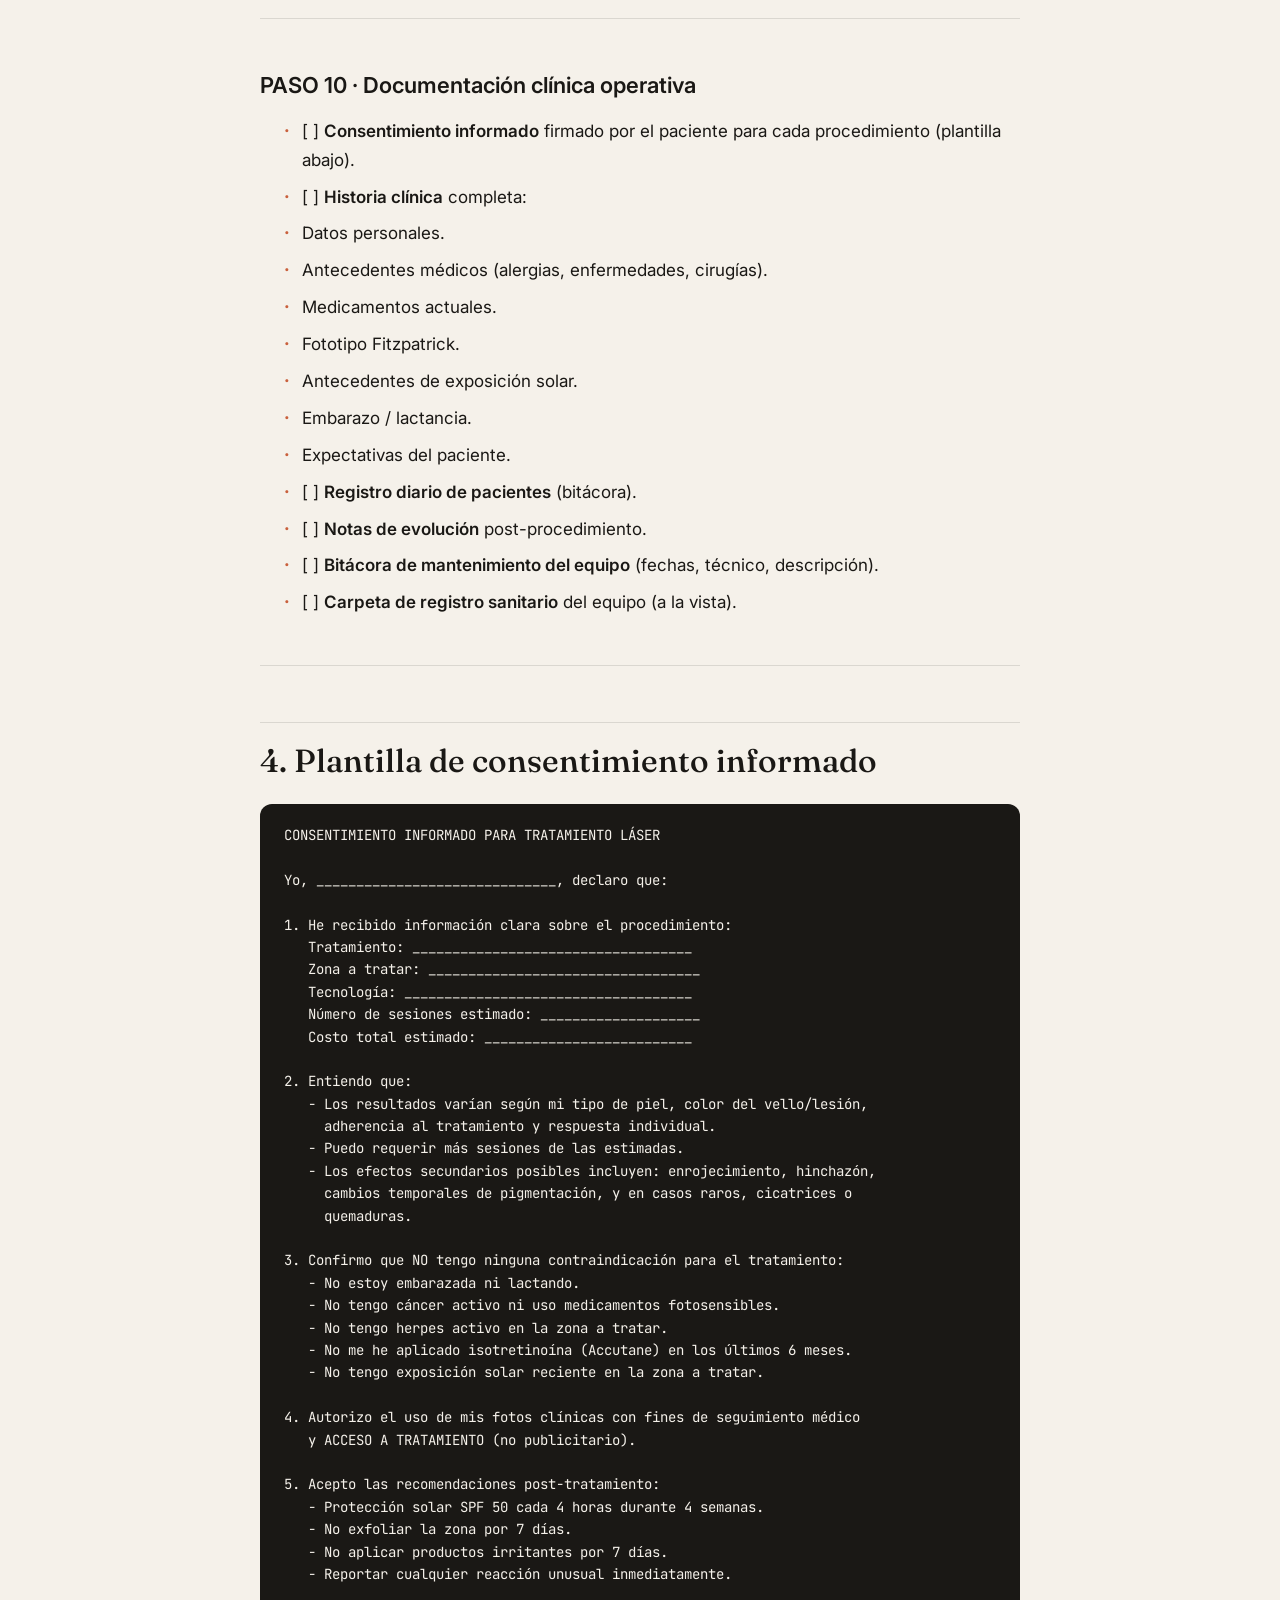
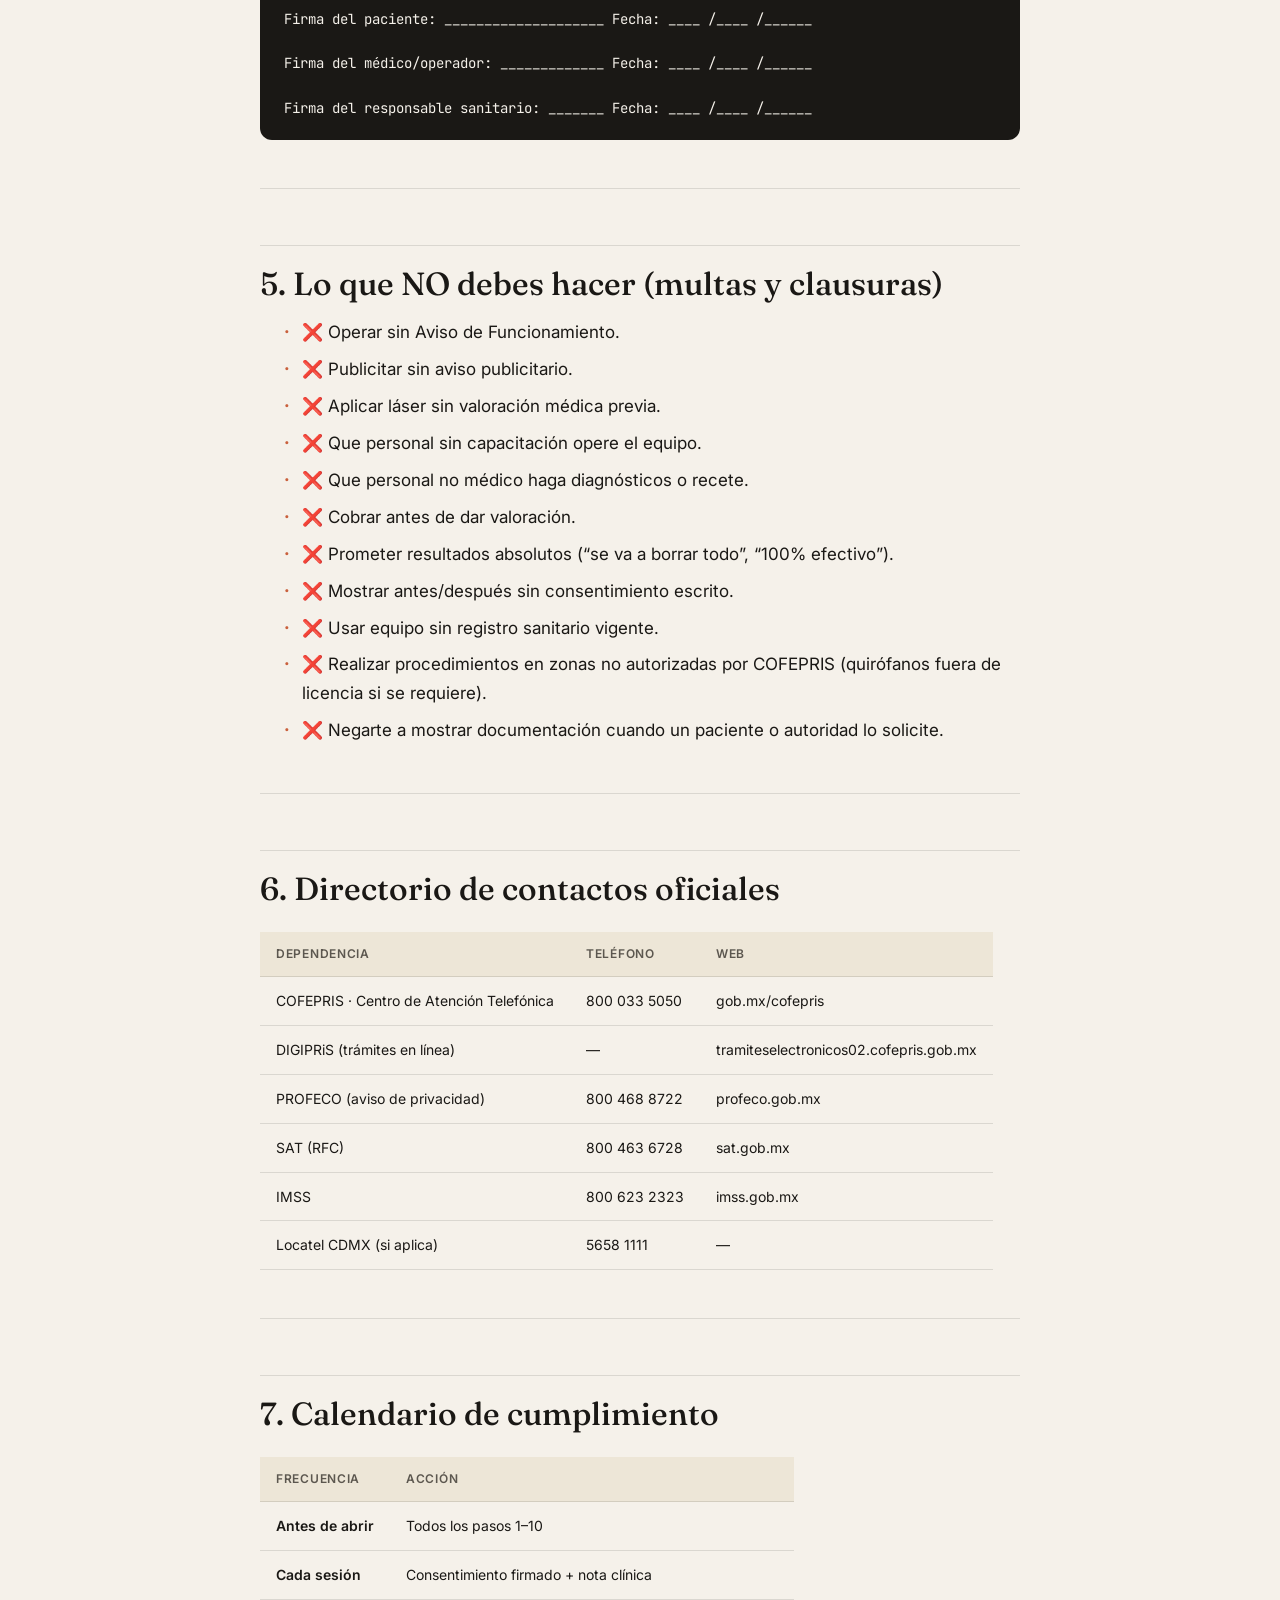
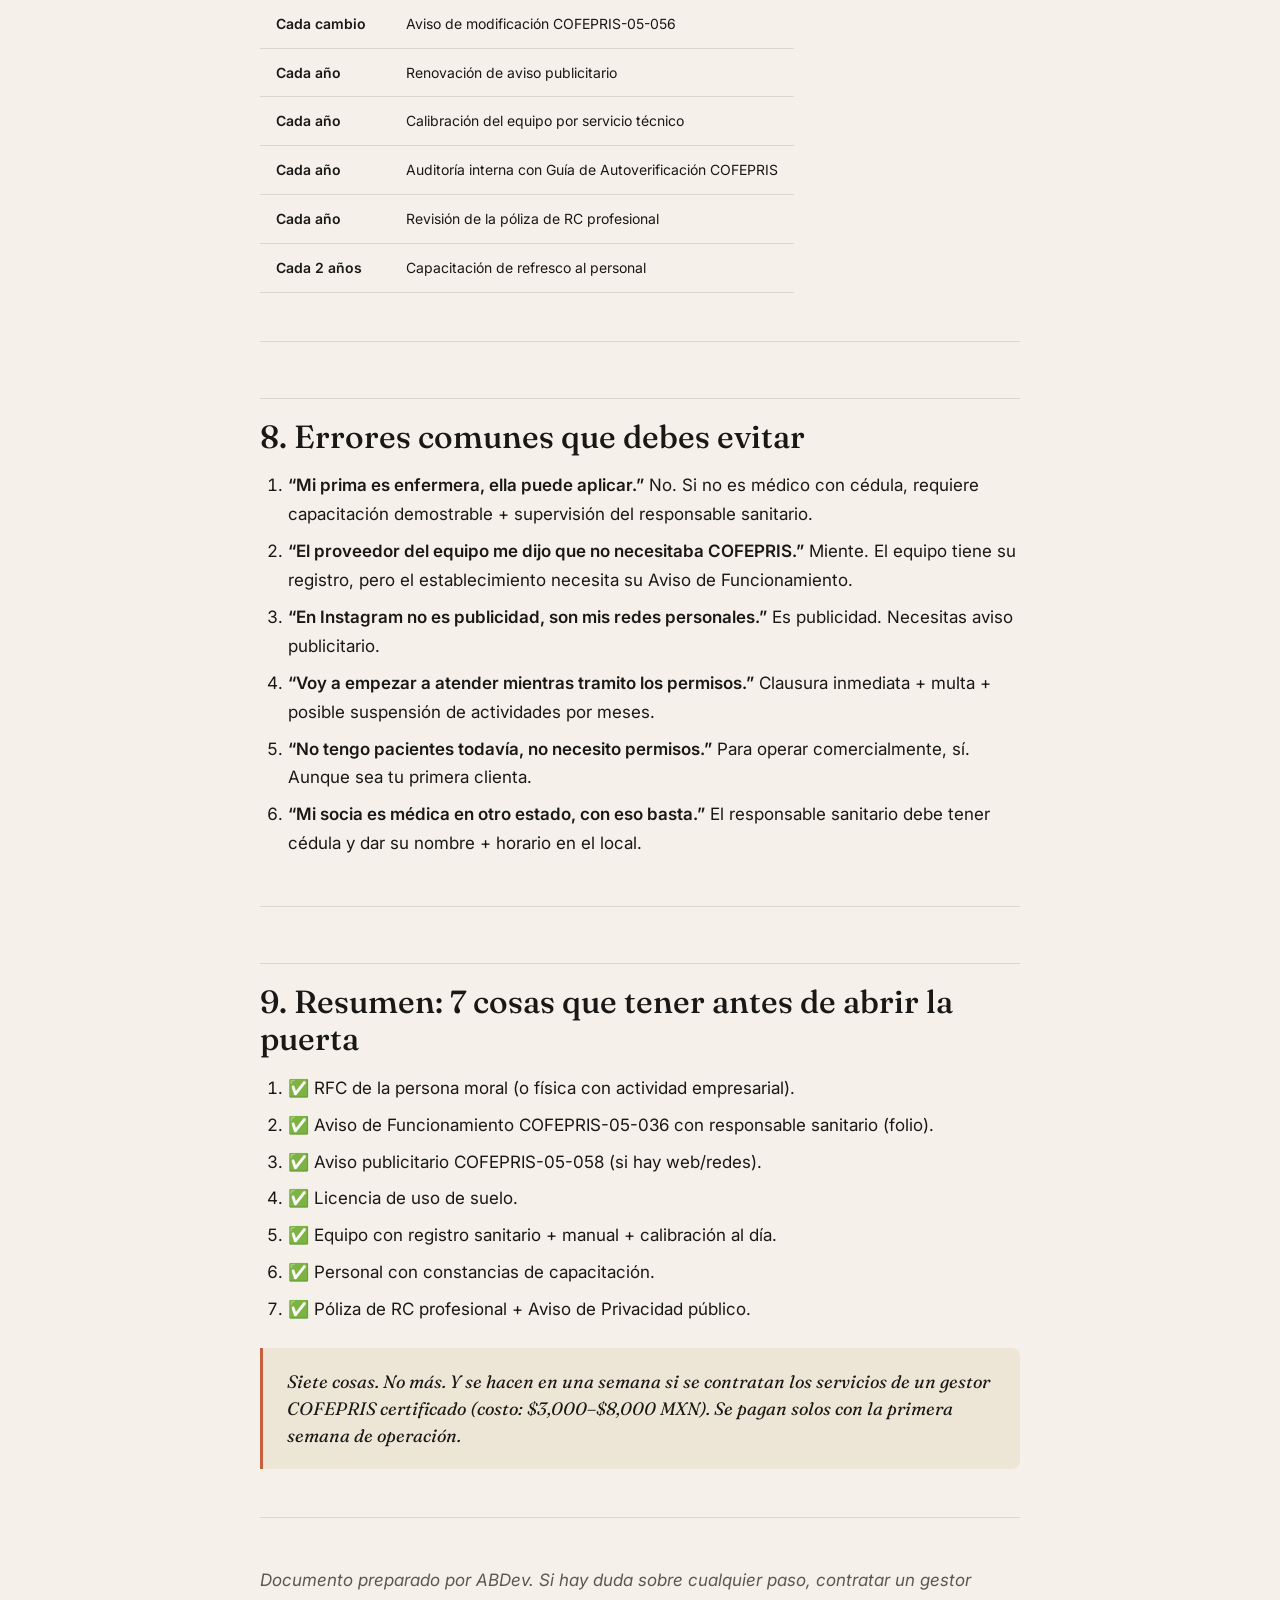
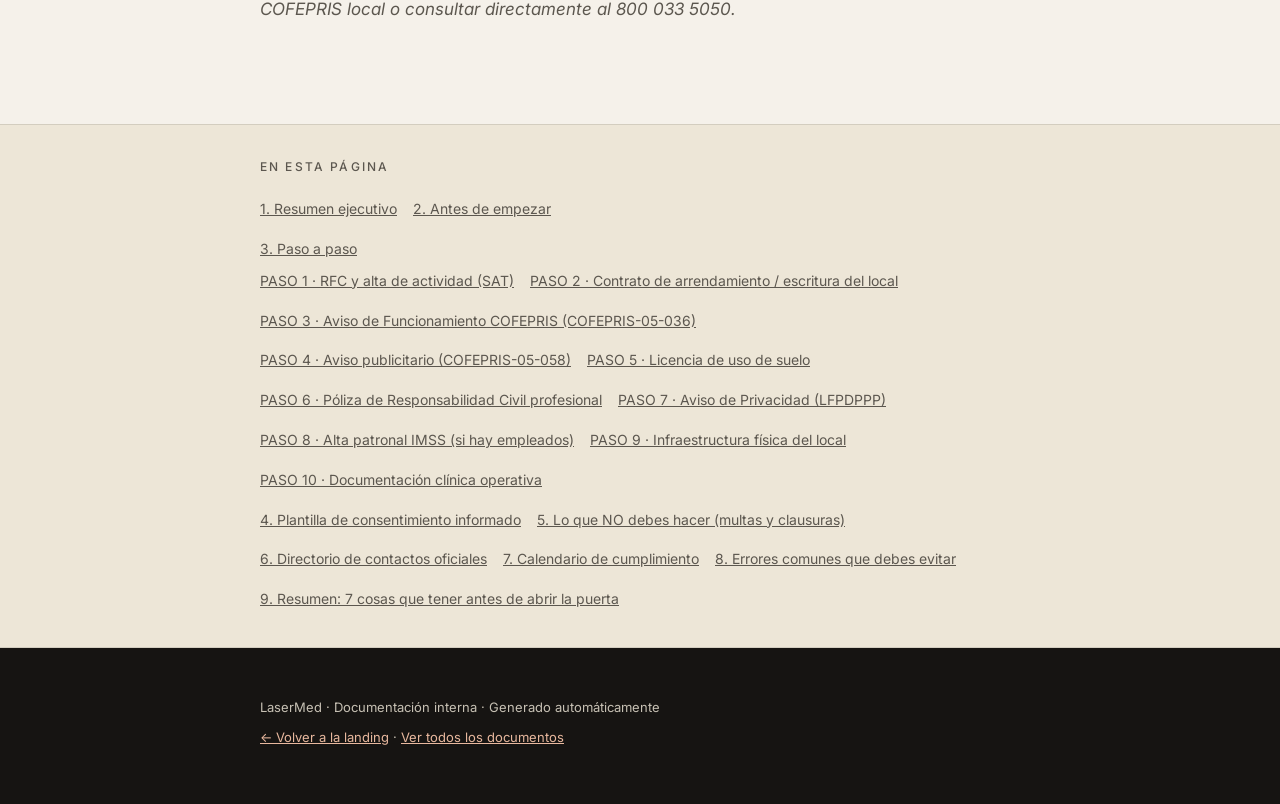
<file: docs/permisos.html>
<!DOCTYPE html>
<html lang="es-MX">
<head>
  <meta charset="UTF-8" />
  <meta name="viewport" content="width=device-width, initial-scale=1.0" />
  <title>Instrucciones de permisos · LaserMed · Documentación</title>
  <meta name="description" content="Paso a paso para regularizar la clínica" />
  <link rel="icon" type="image/svg+xml" href="data:image/svg+xml,%3Csvg xmlns='http://www.w3.org/2000/svg' viewBox='0 0 32 32'%3E%3Crect width='32' height='32' rx='8' fill='%23c9603d'/%3E%3Ctext x='16' y='22' text-anchor='middle' font-family='serif' font-size='18' fill='%23f8f5ef' font-weight='500'%3EL%3C/text%3E%3C/svg%3E" />
  <link rel="preconnect" href="https://fonts.googleapis.com" />
  <link rel="preconnect" href="https://fonts.gstatic.com" crossorigin />
  <link href="https://fonts.googleapis.com/css2?family=Fraunces:ital,opsz,wght,SOFT@0,9..144,300..900,0..100;1,9..144,300..900,0..100&family=Inter:wght@300;400;500;600;700&family=JetBrains+Mono:wght@400;500&display=swap" rel="stylesheet" />
  <link rel="stylesheet" href="../docs-assets/docs.css" />
</head>
<body>

<header class="docs-nav">
  <div class="docs-nav__inner">
    <a href="../index.html" class="docs-nav__logo">
      <span class="docs-nav__mark">L</span>
      <span>LaserMed</span>
    </a>
    <nav class="docs-nav__links">
      <a href="../index.html">← Volver a la landing</a>
      <a href="index.html">Documentación</a>
      <a href="raw/permisos.md">Descargar .md</a>
    </nav>
  </div>
</header>

<main class="docs-main">

<header class="docs-header">
  <div class="docs-container">
    <div class="docs-header__eyebrow">Documentación del proyecto</div>
    <h1 class="docs-header__title">Instrucciones de permisos</h1>
    <p class="docs-header__tagline">Paso a paso para regularizar la clínica</p>
  </div>
</header>

<article class="docs-article">
  <div class="docs-container">
    <p><strong>Para entregar al cliente · Versión 1.0 · Agosto 2026</strong></p>
<blockquote>
<p>Este documento le dice paso a paso qué necesita LaserMed para operar legalmente en México, qué debe tener listo antes de abrir, qué debe renovar periódicamente, y qué NO puede hacer sin un trámite previo. Está escrito para que el dueño (Alberto o quien designe) lo pueda ejecutar sin ayuda legal, aunque se recomienda asesoría contable y legal para algunos pasos.</p>
</blockquote>
<hr />
<h2 id="1-resumen-ejecutivo">1. Resumen ejecutivo</h2>
<table>
<thead>
<tr>
<th>Trámite</th>
<th>¿Lo necesita LaserMed?</th>
<th>Costo</th>
<th>Tiempo</th>
</tr>
</thead>
<tbody>
<tr>
<td>RFC (persona física o moral)</td>
<td>Sí</td>
<td>Gratis</td>
<td>1 día</td>
</tr>
<tr>
<td>Alta de actividad en SAT</td>
<td>Sí</td>
<td>Gratis</td>
<td>1 día</td>
</tr>
<tr>
<td>Aviso de Funcionamiento COFEPRIS</td>
<td><strong>Sí, obligatorio</strong></td>
<td><strong>Gratis</strong></td>
<td>5–10 días hábiles</td>
</tr>
<tr>
<td>Aviso de Responsable Sanitario</td>
<td><strong>Sí, parte del anterior</strong></td>
<td><strong>Gratis</strong></td>
<td>—</td>
</tr>
<tr>
<td>Aviso publicitario COFEPRIS</td>
<td><strong>Sí, por tener web y redes</strong></td>
<td><strong>Gratis</strong></td>
<td>5–10 días hábiles</td>
</tr>
<tr>
<td>Licencia Sanitaria</td>
<td><strong>NO</strong> (láser no es quirúrgico)</td>
<td>—</td>
<td>—</td>
</tr>
<tr>
<td>Permiso de Rayos X</td>
<td><strong>NO</strong> (láser no es radiación ionizante)</td>
<td>—</td>
<td>—</td>
</tr>
<tr>
<td>Licencia de uso de suelo del local</td>
<td>Sí (municipal)</td>
<td>Variable</td>
<td>15–30 días</td>
</tr>
<tr>
<td>Póliza de RC profesional</td>
<td>Recomendado, no obligatorio</td>
<td>$5,000–$20,000/año</td>
<td>1–3 días</td>
</tr>
<tr>
<td>Alta patronal IMSS (si hay empleados)</td>
<td>Sí, si hay empleados</td>
<td>—</td>
<td>1 día</td>
</tr>
<tr>
<td>Aviso de privacidad LFPDPPP</td>
<td>Obligatorio</td>
<td>Gratis (plantilla)</td>
<td>1–2 días</td>
</tr>
</tbody>
</table>
<blockquote>
<p><strong>Conclusión:</strong> LaserMed necesita esencialmente <strong>3 trámites ante COFEPRIS (todos gratuitos) + RFC + uso de suelo + privacidad + RC profesional</strong>. Con eso puede operar.</p>
</blockquote>
<hr />
<h2 id="2-antes-de-empezar">2. Antes de empezar</h2>
<p>Necesitas tener listo:</p>
<ul>
<li>[ ] <strong>Local definido</strong> (arrendamiento firmado o escritura a nombre del negocio).</li>
<li>[ ] <strong>Equipo láser adquirido</strong> (con factura, registro sanitario y manual en español).</li>
<li>[ ] <strong>Médico responsable sanitario identificado</strong> (con cédula profesional vigente).</li>
<li>[ ] <strong>Personal operador identificado</strong> (con constancias de capacitación en el equipo).</li>
<li>[ ] <strong>RFC de la persona física o moral</strong> que operará el negocio.</li>
<li>[ ] <strong>Correo electrónico</strong> y <strong>e.firma del SAT</strong> (si operas como persona moral, o si el RFC es de representante legal).</li>
</ul>
<hr />
<h2 id="3-paso-a-paso">3. Paso a paso</h2>
<h3 id="paso-1-rfc-y-alta-de-actividad-sat">PASO 1 · RFC y alta de actividad (SAT)</h3>
<p><strong>Días:</strong> 1
<strong>Costo:</strong> Gratis
<strong>Dónde:</strong> sat.gob.mx o citas SAT</p>
<ol>
<li>Si no tienes RFC, sácalo en el SAT (persona física con CURP y comprobante de domicilio).</li>
<li>Si operas como persona moral (recomendado para clínicas), necesitas:
   - Acta constitutiva (notario).
   - RFC de la empresa.
   - e.firma del representante legal.</li>
<li>Alta de actividad económica: incluye los códigos SCIAN que correspondan a servicios de estética (621111, 621113, 812110) y comercio al por menor de artículos de belleza (465915 si vendes productos).</li>
</ol>
<hr />
<h3 id="paso-2-contrato-de-arrendamiento-escritura-del-local">PASO 2 · Contrato de arrendamiento / escritura del local</h3>
<p><strong>Días:</strong> Variable
<strong>Costo:</strong> Renta + depósito
<strong>Dónde:</strong> Notaría o contrato privado con el arrendador</p>
<p>Recomendaciones:
- Contrato mínimo 2 años con opción a prórroga.
- Permitir uso comercial y de servicios de salud/estética.
- Permitir instalación de equipo y señalización exterior.
- Incluir permiso para hacer adaptaciones menores (pintura, contactos, plafón).</p>
<hr />
<h3 id="paso-3-aviso-de-funcionamiento-cofepris-cofepris-05-036">PASO 3 · Aviso de Funcionamiento COFEPRIS (COFEPRIS-05-036)</h3>
<p><strong>Días:</strong> 5–10 días hábiles
<strong>Costo:</strong> <strong>Gratis</strong>
<strong>Dónde:</strong> https://tramiteselectronicos02.cofepris.gob.mx/ (en línea, con e.firma) o CIS presencial con cita</p>
<p><strong>Documentos requeridos:</strong>
- Formato oficial COFEPRIS-05-036 (se llena en plataforma o en ventanilla).
- Identificación oficial del representante legal (INE/IFE, pasaporte, cédula profesional).
- RFC de la persona física o moral.
- Comprobante de domicilio del local (recibo de luz, agua, predial) — menos de 3 meses de antigüedad.
- Acta constitutiva (si eres persona moral) o constancia de situación fiscal.
- Poder notarial (si el representante legal no aparece en el acta).
- Aviso de Responsable Sanitario (COFEPRIS-05-037, parte del mismo trámite) con:
  - Nombre completo del médico.
  - Cédula profesional (copia).
  - Título profesional (copia).
  - Comprobante de domicilio del médico.
  - Carta de aceptación del cargo firmada por el médico.
  - Horario de asistencia del responsable sanitario.
- Descripción detallada de los servicios que se ofrecerán.
- <strong>Plano del local</strong> (croquis de distribución con áreas: recepción, sala de espera, cabina, sanitario, etc.).
- Memoria descriptiva del local (tamaño, materiales, iluminación, ventilación, sanitarios).
- Reglamento interior del establecimiento (puede ser una página con horarios, políticas, etc.).
- <strong>Copia del registro sanitario del equipo láser</strong> (del fabricante o importador).
- <strong>Copia del manual de operación del equipo</strong> en español.
- <strong>Constancias de capacitación</strong> del personal que operará el equipo (firmadas, con programa, horas, instructor).</p>
<p><strong>Cómo presentar en línea:</strong>
1. Entra a https://tramiteselectronicos02.cofepris.gob.mx/
2. Crea cuenta o inicia sesión con e.firma.
3. Selecciona &ldquo;Aviso de Funcionamiento y de Responsable Sanitario&rdquo; (COFEPRIS-05-036).
4. Llena el formulario con los datos del establecimiento.
5. Adjunta los documentos en PDF.
6. Firma con e.firma.
7. Espera la confirmación (5–10 días hábiles).
8. <strong>Imprime el acuse</strong> y exhibelo en un lugar visible del local.</p>
<p><strong>Cómo presentar presencial:</strong>
1. Agenda cita en el CIS de tu entidad: https://www.gob.mx/cofepris/acciones-y-programas/centros-integrales-de-servicios-cis
2. Lleva los documentos en original y copia.
3. Espera la resolución en ventanilla.</p>
<p><strong>Vigencia:</strong> Indefinida (mientras no cambies domicilio, giro o representante legal).
<strong>Si cambias algo:</strong> Debes presentar Aviso de Modificación (COFEPRIS-05-056) en menos de 30 días.</p>
<hr />
<h3 id="paso-4-aviso-publicitario-cofepris-05-058">PASO 4 · Aviso publicitario (COFEPRIS-05-058)</h3>
<p><strong>Días:</strong> 5–10 días hábiles
<strong>Costo:</strong> <strong>Gratis</strong>
<strong>Cuándo:</strong> Antes de publicar cualquier anuncio (redes sociales, Google Ads, folletos, mantas, página web).</p>
<p><strong>Documentos:</strong>
- Formato COFEPRIS-05-058.
- Identificación del solicitante.
- RFC.
- Comprobante de domicilio.
- <strong>Muestras del material publicitario</strong> (imágenes o PDFs de los anuncios, posts, banners, etc.).
- Si es persona moral: acta constitutiva y poder del representante.</p>
<p><strong>Importante:</strong> Este aviso protege al negocio si COFEPRIS revisa la publicidad. La multa por publicidad sin aviso es de $40,000 a $400,000 MXN.</p>
<p><strong>Vigencia:</strong> 1 año. Se renueva.</p>
<hr />
<h3 id="paso-5-licencia-de-uso-de-suelo">PASO 5 · Licencia de uso de suelo</h3>
<p><strong>Días:</strong> 15–30 días
<strong>Costo:</strong> Variable por municipio
<strong>Dónde:</strong> Alcaldía o municipio</p>
<ul>
<li>Acude a la ventanilla de la alcaldía/municipio donde está el local.</li>
<li>Solicita la &ldquo;Licencia de Uso de Suelo&rdquo; o &ldquo;Constancia de Zonificación&rdquo;.</li>
<li>Verifica que el uso comercial y de servicios esté permitido en la zona.</li>
<li>Si el local no cumple, busca otro.</li>
</ul>
<hr />
<h3 id="paso-6-poliza-de-responsabilidad-civil-profesional">PASO 6 · Póliza de Responsabilidad Civil profesional</h3>
<p><strong>Días:</strong> 1–3
<strong>Costo:</strong> $5,000–$20,000 MXN/año
<strong>Dónde:</strong> Aseguradora (GNP, AXA, Zurich, Mapfre, etc.)</p>
<p><strong>Recomendaciones:</strong>
- Cobertura mínima $1,000,000 MXN.
- Cubre al médico responsable y a los operadores.
- Cubre actos derivados de mala práctica, errores en parámetros, lesiones.
- Es la diferencia entre un cierre y una crisis resuelta.</p>
<hr />
<h3 id="paso-7-aviso-de-privacidad-lfpdppp">PASO 7 · Aviso de Privacidad (LFPDPPP)</h3>
<p><strong>Días:</strong> 1–2
<strong>Costo:</strong> Gratis (plantilla)
<strong>Dónde:</strong> www.gob.mx/profeco</p>
<p><strong>Requisitos:</strong>
- Aviso de Privacidad en formato impreso (a la vista en el local).
- Aviso de Privacidad en formato digital (en tu sitio web, link en footer).
- Política de manejo de datos y cookies si tienes web.
- Designar un responsable de datos (puede ser el dueño).
- Llevar bitácora de consentimientos firmados por cada paciente.</p>
<p><strong>Plantilla sugerida en:</strong> https://www.gob.mx/profeco/documentos/aviso-de-privacidad</p>
<hr />
<h3 id="paso-8-alta-patronal-imss-si-hay-empleados">PASO 8 · Alta patronal IMSS (si hay empleados)</h3>
<p><strong>Días:</strong> 1
<strong>Costo:</strong> — (las cuotas se pagan mensualmente)
<strong>Dónde:</strong> imss.gob.mx</p>
<p>Si contratas personal (operadoras, recepcionista, médico adicional):
- Alta de patrón.
- Alta de cada trabajador.
- Inscripción al seguro (enfermedad, riesgos de trabajo, retiro, cesantía, vivienda).</p>
<hr />
<h3 id="paso-9-infraestructura-fisica-del-local">PASO 9 · Infraestructura física del local</h3>
<p><strong>Checklist antes de abrir:</strong></p>
<ul>
<li>[ ] Pisos lavables (loseta, vinílico grado médico, sin alfombras).</li>
<li>[ ] Muros pintados con pintura epóxica o vinílica lavable.</li>
<li>[ ] Techo sin filtraciones, fácil de limpiar.</li>
<li>[ ] Iluminación suficiente en cabina (mínimo 500 lux en zona de tratamiento).</li>
<li>[ ] Sistema de ventilación (aire acondicionado o extractor).</li>
<li>[ ] Sanitario para pacientes con lavabo, jabón y papel.</li>
<li>[ ] <strong>Rótulo visible</strong> con:</li>
<li>Razón social.</li>
<li>Horario de funcionamiento.</li>
<li>Nombre del responsable sanitario y horario de asistencia.</li>
<li>Aviso &ldquo;Se realizan actos no quirúrgicos&rdquo; o equivalente.</li>
<li>[ ] Señalización de emergencia visible.</li>
<li>[ ] Extintor PQS vigente.</li>
<li>[ ] Botiquín de primeros auxilios.</li>
<li>[ ] Directorio de emergencias (Cruz Roja, bomberos, hospital cercano, COFEPRIS).</li>
</ul>
<hr />
<h3 id="paso-10-documentacion-clinica-operativa">PASO 10 · Documentación clínica operativa</h3>
<ul>
<li>[ ] <strong>Consentimiento informado</strong> firmado por el paciente para cada procedimiento (plantilla abajo).</li>
<li>[ ] <strong>Historia clínica</strong> completa:</li>
<li>Datos personales.</li>
<li>Antecedentes médicos (alergias, enfermedades, cirugías).</li>
<li>Medicamentos actuales.</li>
<li>Fototipo Fitzpatrick.</li>
<li>Antecedentes de exposición solar.</li>
<li>Embarazo / lactancia.</li>
<li>Expectativas del paciente.</li>
<li>[ ] <strong>Registro diario de pacientes</strong> (bitácora).</li>
<li>[ ] <strong>Notas de evolución</strong> post-procedimiento.</li>
<li>[ ] <strong>Bitácora de mantenimiento del equipo</strong> (fechas, técnico, descripción).</li>
<li>[ ] <strong>Carpeta de registro sanitario</strong> del equipo (a la vista).</li>
</ul>
<hr />
<h2 id="4-plantilla-de-consentimiento-informado">4. Plantilla de consentimiento informado</h2>
<pre><code>CONSENTIMIENTO INFORMADO PARA TRATAMIENTO LÁSER

Yo, ______________________________, declaro que:

1. He recibido información clara sobre el procedimiento:
   Tratamiento: ___________________________________
   Zona a tratar: __________________________________
   Tecnología: ____________________________________
   Número de sesiones estimado: ____________________
   Costo total estimado: __________________________

2. Entiendo que:
   - Los resultados varían según mi tipo de piel, color del vello/lesión,
     adherencia al tratamiento y respuesta individual.
   - Puedo requerir más sesiones de las estimadas.
   - Los efectos secundarios posibles incluyen: enrojecimiento, hinchazón,
     cambios temporales de pigmentación, y en casos raros, cicatrices o
     quemaduras.

3. Confirmo que NO tengo ninguna contraindicación para el tratamiento:
   - No estoy embarazada ni lactando.
   - No tengo cáncer activo ni uso medicamentos fotosensibles.
   - No tengo herpes activo en la zona a tratar.
   - No me he aplicado isotretinoína (Accutane) en los últimos 6 meses.
   - No tengo exposición solar reciente en la zona a tratar.

4. Autorizo el uso de mis fotos clínicas con fines de seguimiento médico
   y ACCESO A TRATAMIENTO (no publicitario).

5. Acepto las recomendaciones post-tratamiento:
   - Protección solar SPF 50 cada 4 horas durante 4 semanas.
   - No exfoliar la zona por 7 días.
   - No aplicar productos irritantes por 7 días.
   - Reportar cualquier reacción unusual inmediatamente.

Firma del paciente: ____________________ Fecha: ____ /____ /______

Firma del médico/operador: _____________ Fecha: ____ /____ /______

Firma del responsable sanitario: _______ Fecha: ____ /____ /______
</code></pre>
<hr />
<h2 id="5-lo-que-no-debes-hacer-multas-y-clausuras">5. Lo que NO debes hacer (multas y clausuras)</h2>
<ul>
<li>❌ Operar sin Aviso de Funcionamiento.</li>
<li>❌ Publicitar sin aviso publicitario.</li>
<li>❌ Aplicar láser sin valoración médica previa.</li>
<li>❌ Que personal sin capacitación opere el equipo.</li>
<li>❌ Que personal no médico haga diagnósticos o recete.</li>
<li>❌ Cobrar antes de dar valoración.</li>
<li>❌ Prometer resultados absolutos (&ldquo;se va a borrar todo&rdquo;, &ldquo;100% efectivo&rdquo;).</li>
<li>❌ Mostrar antes/después sin consentimiento escrito.</li>
<li>❌ Usar equipo sin registro sanitario vigente.</li>
<li>❌ Realizar procedimientos en zonas no autorizadas por COFEPRIS (quirófanos fuera de licencia si se requiere).</li>
<li>❌ Negarte a mostrar documentación cuando un paciente o autoridad lo solicite.</li>
</ul>
<hr />
<h2 id="6-directorio-de-contactos-oficiales">6. Directorio de contactos oficiales</h2>
<table>
<thead>
<tr>
<th>Dependencia</th>
<th>Teléfono</th>
<th>Web</th>
</tr>
</thead>
<tbody>
<tr>
<td>COFEPRIS · Centro de Atención Telefónica</td>
<td>800 033 5050</td>
<td>gob.mx/cofepris</td>
</tr>
<tr>
<td>DIGIPRiS (trámites en línea)</td>
<td>—</td>
<td>tramiteselectronicos02.cofepris.gob.mx</td>
</tr>
<tr>
<td>PROFECO (aviso de privacidad)</td>
<td>800 468 8722</td>
<td>profeco.gob.mx</td>
</tr>
<tr>
<td>SAT (RFC)</td>
<td>800 463 6728</td>
<td>sat.gob.mx</td>
</tr>
<tr>
<td>IMSS</td>
<td>800 623 2323</td>
<td>imss.gob.mx</td>
</tr>
<tr>
<td>Locatel CDMX (si aplica)</td>
<td>5658 1111</td>
<td>—</td>
</tr>
</tbody>
</table>
<hr />
<h2 id="7-calendario-de-cumplimiento">7. Calendario de cumplimiento</h2>
<table>
<thead>
<tr>
<th>Frecuencia</th>
<th>Acción</th>
</tr>
</thead>
<tbody>
<tr>
<td><strong>Antes de abrir</strong></td>
<td>Todos los pasos 1–10</td>
</tr>
<tr>
<td><strong>Cada sesión</strong></td>
<td>Consentimiento firmado + nota clínica</td>
</tr>
<tr>
<td><strong>Cada cambio</strong></td>
<td>Aviso de modificación COFEPRIS-05-056</td>
</tr>
<tr>
<td><strong>Cada año</strong></td>
<td>Renovación de aviso publicitario</td>
</tr>
<tr>
<td><strong>Cada año</strong></td>
<td>Calibración del equipo por servicio técnico</td>
</tr>
<tr>
<td><strong>Cada año</strong></td>
<td>Auditoría interna con Guía de Autoverificación COFEPRIS</td>
</tr>
<tr>
<td><strong>Cada año</strong></td>
<td>Revisión de la póliza de RC profesional</td>
</tr>
<tr>
<td><strong>Cada 2 años</strong></td>
<td>Capacitación de refresco al personal</td>
</tr>
</tbody>
</table>
<hr />
<h2 id="8-errores-comunes-que-debes-evitar">8. Errores comunes que debes evitar</h2>
<ol>
<li><strong>&ldquo;Mi prima es enfermera, ella puede aplicar.&rdquo;</strong> No. Si no es médico con cédula, requiere capacitación demostrable + supervisión del responsable sanitario.</li>
<li><strong>&ldquo;El proveedor del equipo me dijo que no necesitaba COFEPRIS.&rdquo;</strong> Miente. El equipo tiene su registro, pero el establecimiento necesita su Aviso de Funcionamiento.</li>
<li><strong>&ldquo;En Instagram no es publicidad, son mis redes personales.&rdquo;</strong> Es publicidad. Necesitas aviso publicitario.</li>
<li><strong>&ldquo;Voy a empezar a atender mientras tramito los permisos.&rdquo;</strong> Clausura inmediata + multa + posible suspensión de actividades por meses.</li>
<li><strong>&ldquo;No tengo pacientes todavía, no necesito permisos.&rdquo;</strong> Para operar comercialmente, sí. Aunque sea tu primera clienta.</li>
<li><strong>&ldquo;Mi socia es médica en otro estado, con eso basta.&rdquo;</strong> El responsable sanitario debe tener cédula y dar su nombre + horario en el local.</li>
</ol>
<hr />
<h2 id="9-resumen-7-cosas-que-tener-antes-de-abrir-la-puerta">9. Resumen: 7 cosas que tener antes de abrir la puerta</h2>
<ol>
<li>✅ RFC de la persona moral (o física con actividad empresarial).</li>
<li>✅ Aviso de Funcionamiento COFEPRIS-05-036 con responsable sanitario (folio).</li>
<li>✅ Aviso publicitario COFEPRIS-05-058 (si hay web/redes).</li>
<li>✅ Licencia de uso de suelo.</li>
<li>✅ Equipo con registro sanitario + manual + calibración al día.</li>
<li>✅ Personal con constancias de capacitación.</li>
<li>✅ Póliza de RC profesional + Aviso de Privacidad público.</li>
</ol>
<blockquote>
<p>Siete cosas. No más. Y se hacen en una semana si se contratan los servicios de un gestor COFEPRIS certificado (costo: $3,000–$8,000 MXN). Se pagan solos con la primera semana de operación.</p>
</blockquote>
<hr />
<p><em>Documento preparado por ABDev. Si hay duda sobre cualquier paso, contratar un gestor COFEPRIS local o consultar directamente al 800 033 5050.</em></p>
  </div>
</article>

<aside class="docs-toc">
  <div class="docs-container">
    <div class="docs-toc__sticky">
      <div class="docs-toc__label">En esta página</div>
      <div class="toc">
<ul>
<li><a href="#1-resumen-ejecutivo">1. Resumen ejecutivo</a></li>
<li><a href="#2-antes-de-empezar">2. Antes de empezar</a></li>
<li><a href="#3-paso-a-paso">3. Paso a paso</a><ul>
<li><a href="#paso-1-rfc-y-alta-de-actividad-sat">PASO 1 · RFC y alta de actividad (SAT)</a></li>
<li><a href="#paso-2-contrato-de-arrendamiento-escritura-del-local">PASO 2 · Contrato de arrendamiento / escritura del local</a></li>
<li><a href="#paso-3-aviso-de-funcionamiento-cofepris-cofepris-05-036">PASO 3 · Aviso de Funcionamiento COFEPRIS (COFEPRIS-05-036)</a></li>
<li><a href="#paso-4-aviso-publicitario-cofepris-05-058">PASO 4 · Aviso publicitario (COFEPRIS-05-058)</a></li>
<li><a href="#paso-5-licencia-de-uso-de-suelo">PASO 5 · Licencia de uso de suelo</a></li>
<li><a href="#paso-6-poliza-de-responsabilidad-civil-profesional">PASO 6 · Póliza de Responsabilidad Civil profesional</a></li>
<li><a href="#paso-7-aviso-de-privacidad-lfpdppp">PASO 7 · Aviso de Privacidad (LFPDPPP)</a></li>
<li><a href="#paso-8-alta-patronal-imss-si-hay-empleados">PASO 8 · Alta patronal IMSS (si hay empleados)</a></li>
<li><a href="#paso-9-infraestructura-fisica-del-local">PASO 9 · Infraestructura física del local</a></li>
<li><a href="#paso-10-documentacion-clinica-operativa">PASO 10 · Documentación clínica operativa</a></li>
</ul>
</li>
<li><a href="#4-plantilla-de-consentimiento-informado">4. Plantilla de consentimiento informado</a></li>
<li><a href="#5-lo-que-no-debes-hacer-multas-y-clausuras">5. Lo que NO debes hacer (multas y clausuras)</a></li>
<li><a href="#6-directorio-de-contactos-oficiales">6. Directorio de contactos oficiales</a></li>
<li><a href="#7-calendario-de-cumplimiento">7. Calendario de cumplimiento</a></li>
<li><a href="#8-errores-comunes-que-debes-evitar">8. Errores comunes que debes evitar</a></li>
<li><a href="#9-resumen-7-cosas-que-tener-antes-de-abrir-la-puerta">9. Resumen: 7 cosas que tener antes de abrir la puerta</a></li>
</ul>
</div>

    </div>
  </div>
</aside>

<footer class="docs-footer">
  <div class="docs-container">
    <p>LaserMed · Documentación interna · Generado automáticamente</p>
    <p><a href="../index.html">← Volver a la landing</a> · <a href="index.html">Ver todos los documentos</a></p>
  </div>
</footer>

</main>

</body>
</html>
</file>
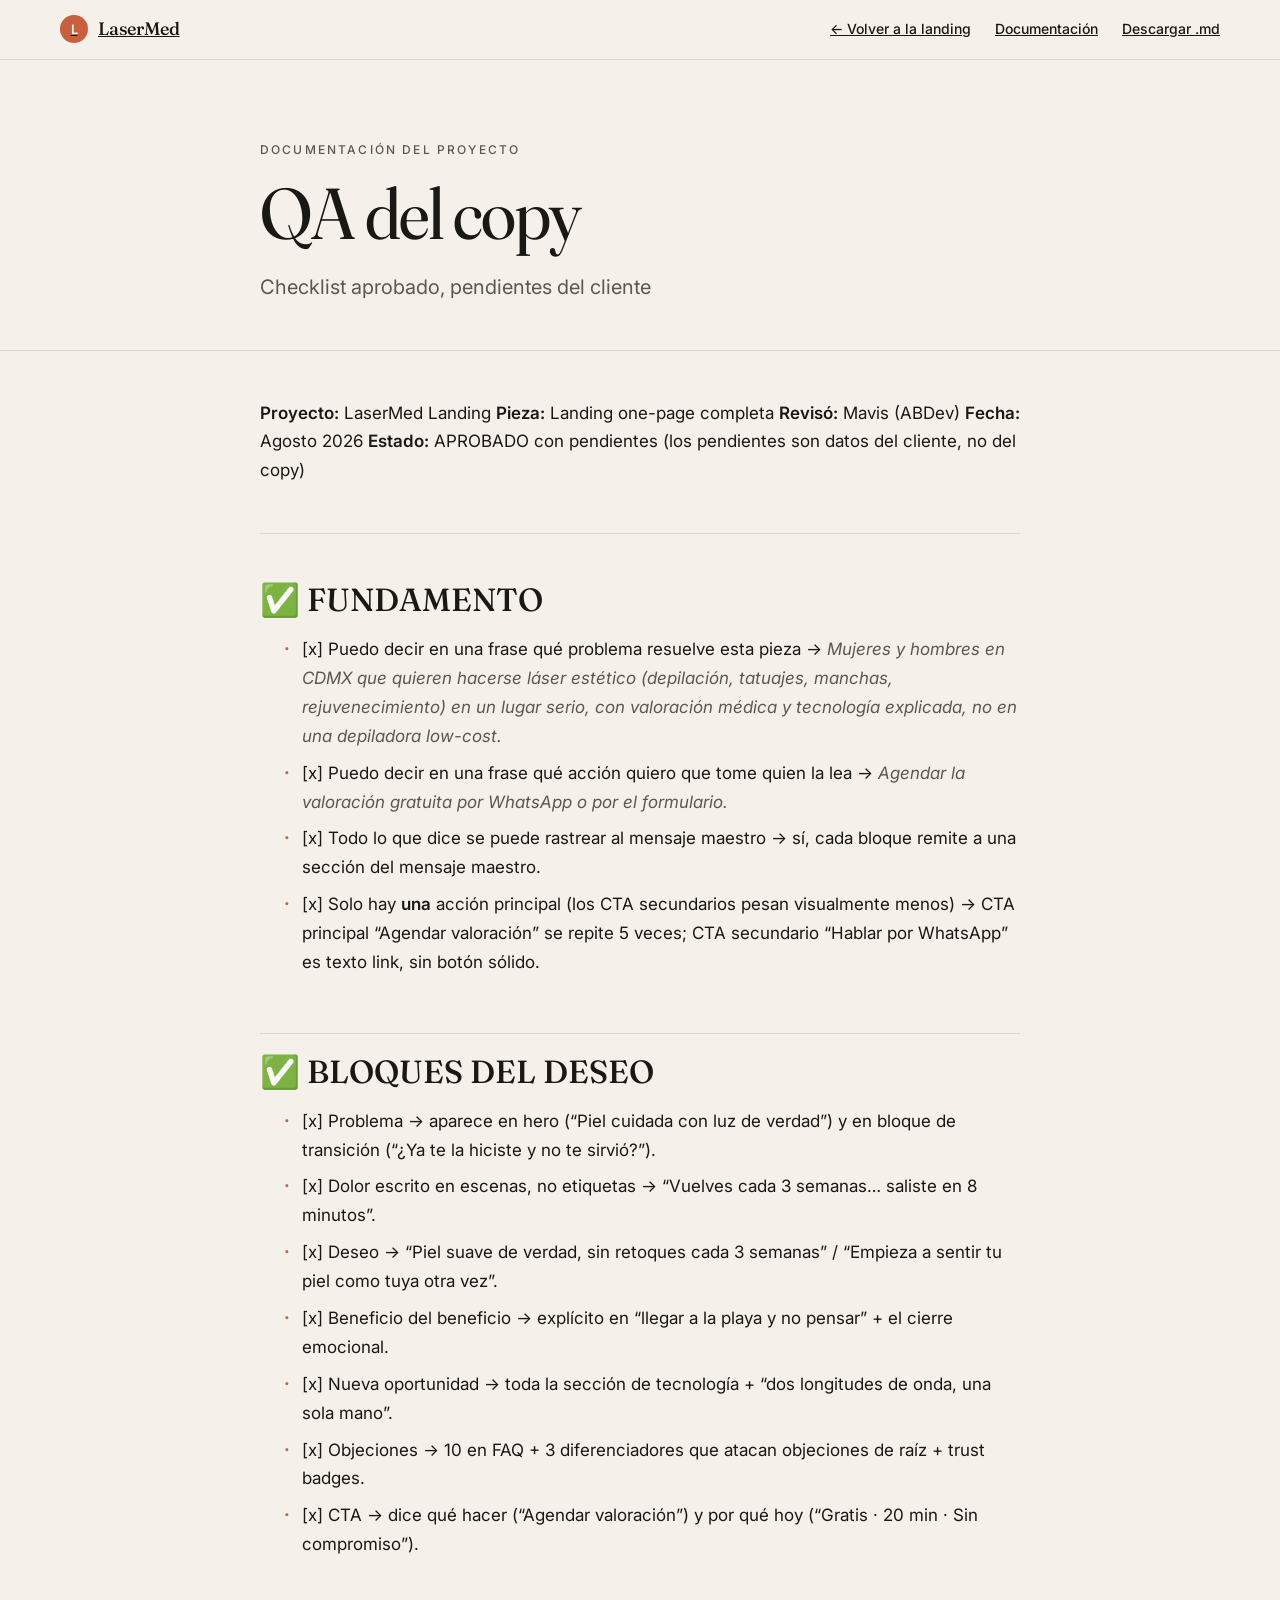
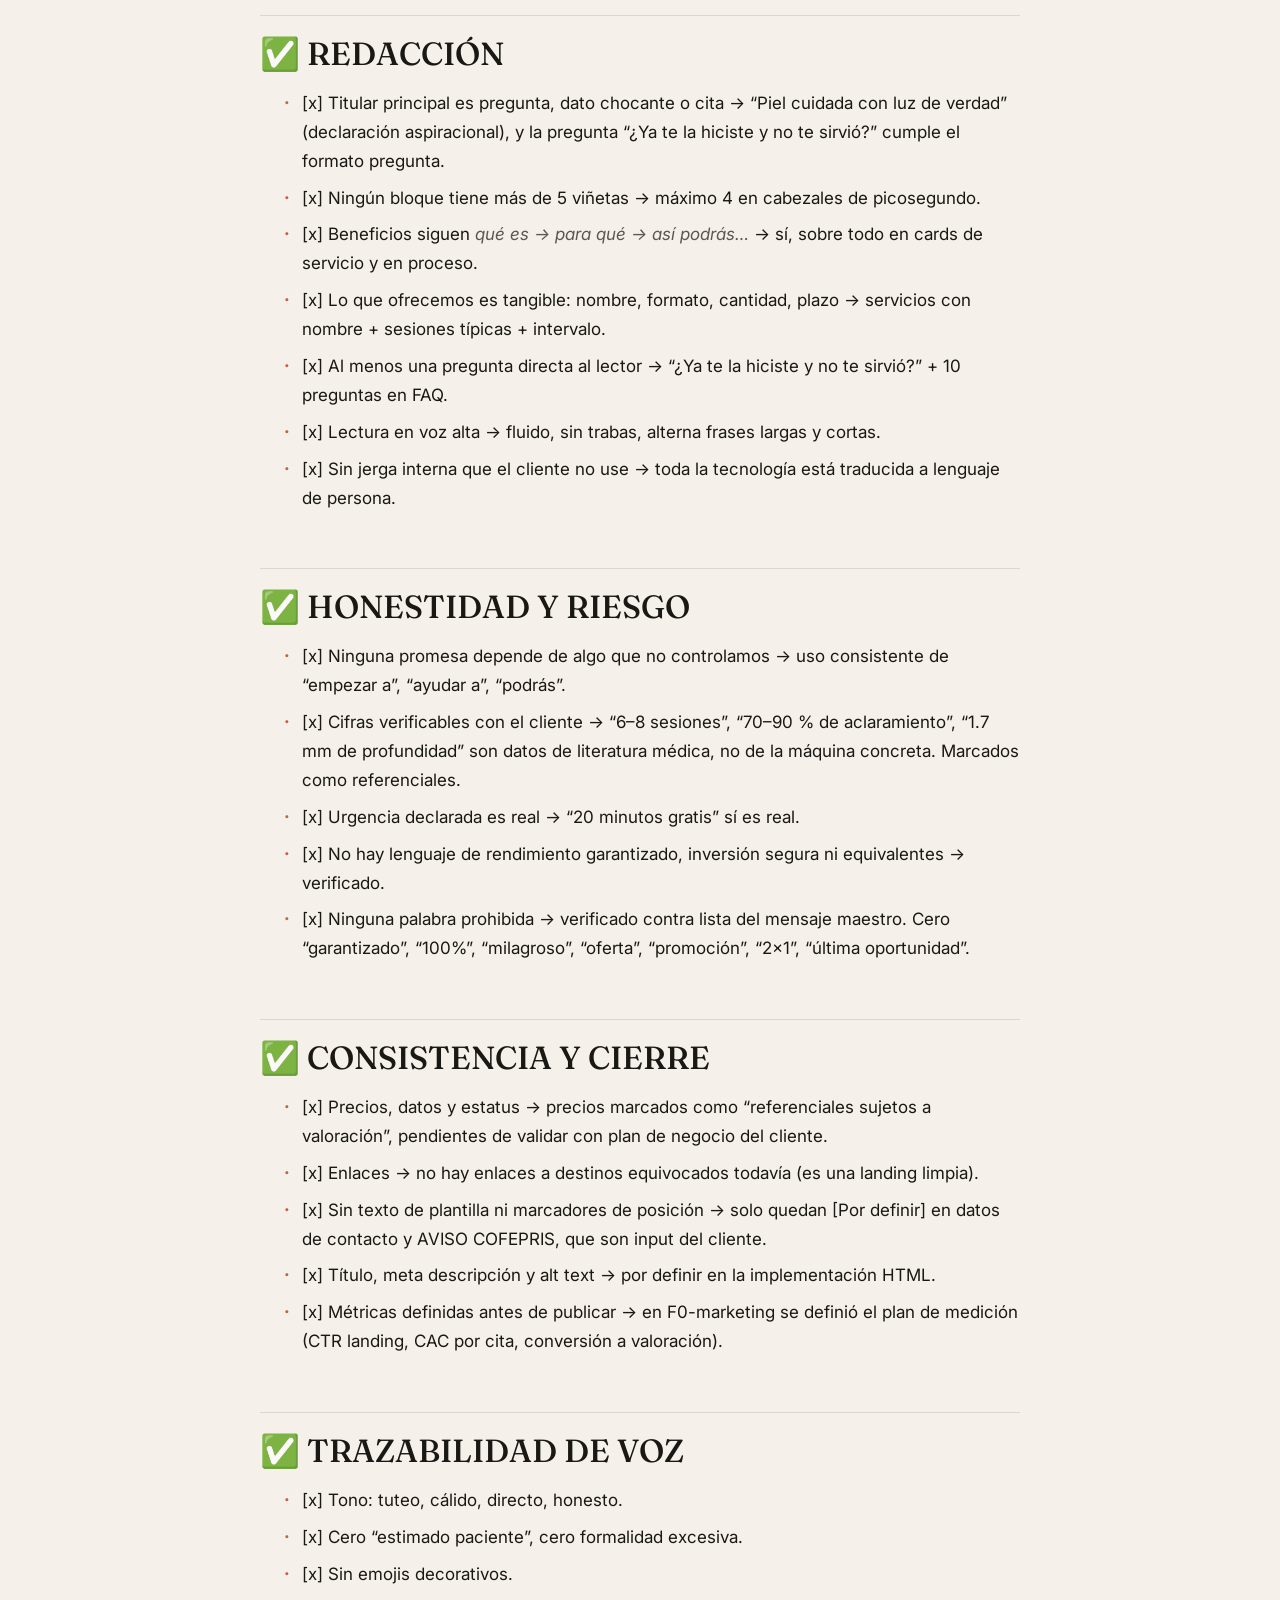
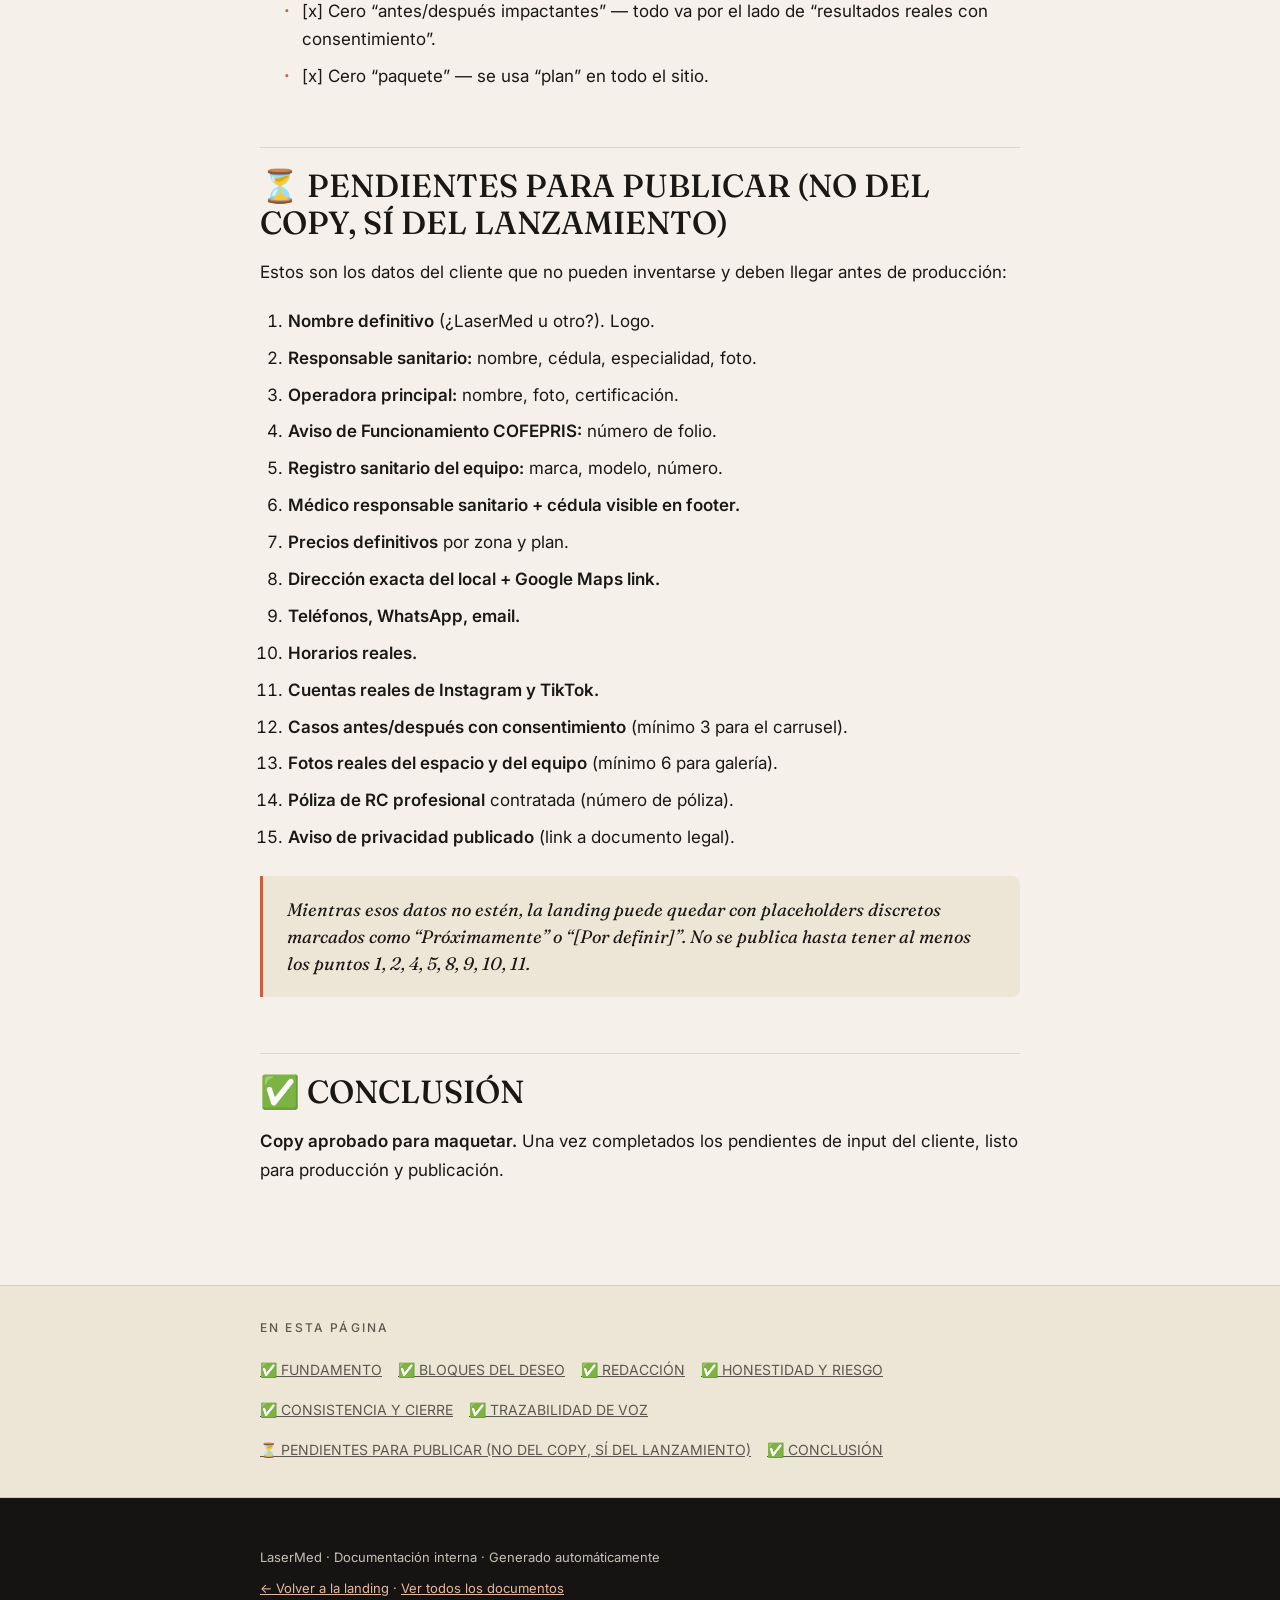
<file: docs/qa-checklist.html>
<!DOCTYPE html>
<html lang="es-MX">
<head>
  <meta charset="UTF-8" />
  <meta name="viewport" content="width=device-width, initial-scale=1.0" />
  <title>QA del copy · LaserMed · Documentación</title>
  <meta name="description" content="Checklist aprobado, pendientes del cliente" />
  <link rel="icon" type="image/svg+xml" href="data:image/svg+xml,%3Csvg xmlns='http://www.w3.org/2000/svg' viewBox='0 0 32 32'%3E%3Crect width='32' height='32' rx='8' fill='%23c9603d'/%3E%3Ctext x='16' y='22' text-anchor='middle' font-family='serif' font-size='18' fill='%23f8f5ef' font-weight='500'%3EL%3C/text%3E%3C/svg%3E" />
  <link rel="preconnect" href="https://fonts.googleapis.com" />
  <link rel="preconnect" href="https://fonts.gstatic.com" crossorigin />
  <link href="https://fonts.googleapis.com/css2?family=Fraunces:ital,opsz,wght,SOFT@0,9..144,300..900,0..100;1,9..144,300..900,0..100&family=Inter:wght@300;400;500;600;700&family=JetBrains+Mono:wght@400;500&display=swap" rel="stylesheet" />
  <link rel="stylesheet" href="../docs-assets/docs.css" />
</head>
<body>

<header class="docs-nav">
  <div class="docs-nav__inner">
    <a href="../index.html" class="docs-nav__logo">
      <span class="docs-nav__mark">L</span>
      <span>LaserMed</span>
    </a>
    <nav class="docs-nav__links">
      <a href="../index.html">← Volver a la landing</a>
      <a href="index.html">Documentación</a>
      <a href="raw/qa-checklist.md">Descargar .md</a>
    </nav>
  </div>
</header>

<main class="docs-main">

<header class="docs-header">
  <div class="docs-container">
    <div class="docs-header__eyebrow">Documentación del proyecto</div>
    <h1 class="docs-header__title">QA del copy</h1>
    <p class="docs-header__tagline">Checklist aprobado, pendientes del cliente</p>
  </div>
</header>

<article class="docs-article">
  <div class="docs-container">
    <p><strong>Proyecto:</strong> LaserMed Landing
<strong>Pieza:</strong> Landing one-page completa
<strong>Revisó:</strong> Mavis (ABDev)
<strong>Fecha:</strong> Agosto 2026
<strong>Estado:</strong> APROBADO con pendientes (los pendientes son datos del cliente, no del copy)</p>
<hr />
<h2 id="fundamento">✅ FUNDAMENTO</h2>
<ul>
<li>[x] Puedo decir en una frase qué problema resuelve esta pieza → <em>Mujeres y hombres en CDMX que quieren hacerse láser estético (depilación, tatuajes, manchas, rejuvenecimiento) en un lugar serio, con valoración médica y tecnología explicada, no en una depiladora low-cost.</em></li>
<li>[x] Puedo decir en una frase qué acción quiero que tome quien la lea → <em>Agendar la valoración gratuita por WhatsApp o por el formulario.</em></li>
<li>[x] Todo lo que dice se puede rastrear al mensaje maestro → sí, cada bloque remite a una sección del mensaje maestro.</li>
<li>[x] Solo hay <strong>una</strong> acción principal (los CTA secundarios pesan visualmente menos) → CTA principal &ldquo;Agendar valoración&rdquo; se repite 5 veces; CTA secundario &ldquo;Hablar por WhatsApp&rdquo; es texto link, sin botón sólido.</li>
</ul>
<h2 id="bloques-del-deseo">✅ BLOQUES DEL DESEO</h2>
<ul>
<li>[x] Problema → aparece en hero (&ldquo;Piel cuidada con luz de verdad&rdquo;) y en bloque de transición (&ldquo;¿Ya te la hiciste y no te sirvió?&rdquo;).</li>
<li>[x] Dolor escrito en escenas, no etiquetas → &ldquo;Vuelves cada 3 semanas&hellip; saliste en 8 minutos&rdquo;.</li>
<li>[x] Deseo → &ldquo;Piel suave de verdad, sin retoques cada 3 semanas&rdquo; / &ldquo;Empieza a sentir tu piel como tuya otra vez&rdquo;.</li>
<li>[x] Beneficio del beneficio → explícito en &ldquo;llegar a la playa y no pensar&rdquo; + el cierre emocional.</li>
<li>[x] Nueva oportunidad → toda la sección de tecnología + &ldquo;dos longitudes de onda, una sola mano&rdquo;.</li>
<li>[x] Objeciones → 10 en FAQ + 3 diferenciadores que atacan objeciones de raíz + trust badges.</li>
<li>[x] CTA → dice qué hacer (&ldquo;Agendar valoración&rdquo;) y por qué hoy (&ldquo;Gratis · 20 min · Sin compromiso&rdquo;).</li>
</ul>
<h2 id="redaccion">✅ REDACCIÓN</h2>
<ul>
<li>[x] Titular principal es pregunta, dato chocante o cita → &ldquo;Piel cuidada con luz de verdad&rdquo; (declaración aspiracional), y la pregunta &ldquo;¿Ya te la hiciste y no te sirvió?&rdquo; cumple el formato pregunta.</li>
<li>[x] Ningún bloque tiene más de 5 viñetas → máximo 4 en cabezales de picosegundo.</li>
<li>[x] Beneficios siguen <em>qué es → para qué → así podrás…</em> → sí, sobre todo en cards de servicio y en proceso.</li>
<li>[x] Lo que ofrecemos es tangible: nombre, formato, cantidad, plazo → servicios con nombre + sesiones típicas + intervalo.</li>
<li>[x] Al menos una pregunta directa al lector → &ldquo;¿Ya te la hiciste y no te sirvió?&rdquo; + 10 preguntas en FAQ.</li>
<li>[x] Lectura en voz alta → fluido, sin trabas, alterna frases largas y cortas.</li>
<li>[x] Sin jerga interna que el cliente no use → toda la tecnología está traducida a lenguaje de persona.</li>
</ul>
<h2 id="honestidad-y-riesgo">✅ HONESTIDAD Y RIESGO</h2>
<ul>
<li>[x] Ninguna promesa depende de algo que no controlamos → uso consistente de &ldquo;empezar a&rdquo;, &ldquo;ayudar a&rdquo;, &ldquo;podrás&rdquo;.</li>
<li>[x] Cifras verificables con el cliente → &ldquo;6–8 sesiones&rdquo;, &ldquo;70–90 % de aclaramiento&rdquo;, &ldquo;1.7 mm de profundidad&rdquo; son datos de literatura médica, no de la máquina concreta. Marcados como referenciales.</li>
<li>[x] Urgencia declarada es real → &ldquo;20 minutos gratis&rdquo; sí es real.</li>
<li>[x] No hay lenguaje de rendimiento garantizado, inversión segura ni equivalentes → verificado.</li>
<li>[x] Ninguna palabra prohibida → verificado contra lista del mensaje maestro. Cero &ldquo;garantizado&rdquo;, &ldquo;100%&rdquo;, &ldquo;milagroso&rdquo;, &ldquo;oferta&rdquo;, &ldquo;promoción&rdquo;, &ldquo;2x1&rdquo;, &ldquo;última oportunidad&rdquo;.</li>
</ul>
<h2 id="consistencia-y-cierre">✅ CONSISTENCIA Y CIERRE</h2>
<ul>
<li>[x] Precios, datos y estatus → precios marcados como &ldquo;referenciales sujetos a valoración&rdquo;, pendientes de validar con plan de negocio del cliente.</li>
<li>[x] Enlaces → no hay enlaces a destinos equivocados todavía (es una landing limpia).</li>
<li>[x] Sin texto de plantilla ni marcadores de posición → solo quedan [Por definir] en datos de contacto y AVISO COFEPRIS, que son input del cliente.</li>
<li>[x] Título, meta descripción y alt text → por definir en la implementación HTML.</li>
<li>[x] Métricas definidas antes de publicar → en F0-marketing se definió el plan de medición (CTR landing, CAC por cita, conversión a valoración).</li>
</ul>
<h2 id="trazabilidad-de-voz">✅ TRAZABILIDAD DE VOZ</h2>
<ul>
<li>[x] Tono: tuteo, cálido, directo, honesto.</li>
<li>[x] Cero &ldquo;estimado paciente&rdquo;, cero formalidad excesiva.</li>
<li>[x] Sin emojis decorativos.</li>
<li>[x] Cero &ldquo;antes/después impactantes&rdquo; — todo va por el lado de &ldquo;resultados reales con consentimiento&rdquo;.</li>
<li>[x] Cero &ldquo;paquete&rdquo; — se usa &ldquo;plan&rdquo; en todo el sitio.</li>
</ul>
<h2 id="pendientes-para-publicar-no-del-copy-si-del-lanzamiento">⏳ PENDIENTES PARA PUBLICAR (NO DEL COPY, SÍ DEL LANZAMIENTO)</h2>
<p>Estos son los datos del cliente que no pueden inventarse y deben llegar antes de producción:</p>
<ol>
<li><strong>Nombre definitivo</strong> (¿LaserMed u otro?). Logo.</li>
<li><strong>Responsable sanitario:</strong> nombre, cédula, especialidad, foto.</li>
<li><strong>Operadora principal:</strong> nombre, foto, certificación.</li>
<li><strong>Aviso de Funcionamiento COFEPRIS:</strong> número de folio.</li>
<li><strong>Registro sanitario del equipo:</strong> marca, modelo, número.</li>
<li><strong>Médico responsable sanitario + cédula visible en footer.</strong></li>
<li><strong>Precios definitivos</strong> por zona y plan.</li>
<li><strong>Dirección exacta del local + Google Maps link.</strong></li>
<li><strong>Teléfonos, WhatsApp, email.</strong></li>
<li><strong>Horarios reales.</strong></li>
<li><strong>Cuentas reales de Instagram y TikTok.</strong></li>
<li><strong>Casos antes/después con consentimiento</strong> (mínimo 3 para el carrusel).</li>
<li><strong>Fotos reales del espacio y del equipo</strong> (mínimo 6 para galería).</li>
<li><strong>Póliza de RC profesional</strong> contratada (número de póliza).</li>
<li><strong>Aviso de privacidad publicado</strong> (link a documento legal).</li>
</ol>
<blockquote>
<p>Mientras esos datos no estén, la landing puede quedar con placeholders discretos marcados como &ldquo;Próximamente&rdquo; o &ldquo;[Por definir]&rdquo;. No se publica hasta tener al menos los puntos 1, 2, 4, 5, 8, 9, 10, 11.</p>
</blockquote>
<h2 id="conclusion">✅ CONCLUSIÓN</h2>
<p><strong>Copy aprobado para maquetar.</strong> Una vez completados los pendientes de input del cliente, listo para producción y publicación.</p>
  </div>
</article>

<aside class="docs-toc">
  <div class="docs-container">
    <div class="docs-toc__sticky">
      <div class="docs-toc__label">En esta página</div>
      <div class="toc">
<ul>
<li><a href="#fundamento">✅ FUNDAMENTO</a></li>
<li><a href="#bloques-del-deseo">✅ BLOQUES DEL DESEO</a></li>
<li><a href="#redaccion">✅ REDACCIÓN</a></li>
<li><a href="#honestidad-y-riesgo">✅ HONESTIDAD Y RIESGO</a></li>
<li><a href="#consistencia-y-cierre">✅ CONSISTENCIA Y CIERRE</a></li>
<li><a href="#trazabilidad-de-voz">✅ TRAZABILIDAD DE VOZ</a></li>
<li><a href="#pendientes-para-publicar-no-del-copy-si-del-lanzamiento">⏳ PENDIENTES PARA PUBLICAR (NO DEL COPY, SÍ DEL LANZAMIENTO)</a></li>
<li><a href="#conclusion">✅ CONCLUSIÓN</a></li>
</ul>
</div>

    </div>
  </div>
</aside>

<footer class="docs-footer">
  <div class="docs-container">
    <p>LaserMed · Documentación interna · Generado automáticamente</p>
    <p><a href="../index.html">← Volver a la landing</a> · <a href="index.html">Ver todos los documentos</a></p>
  </div>
</footer>

</main>

</body>
</html>
</file>
<file: docs-assets/docs.css>
/* ============================================
   LaserMed · Docs styles
   ============================================ */

:root {
  --lm-bg: #f5f1ea;
  --lm-bg-2: #ede6d7;
  --lm-bg-3: #e6dec9;
  --lm-bg-dark: #161412;
  --lm-ink: #1a1815;
  --lm-ink-2: #5c574f;
  --lm-ink-3: #8c857b;
  --lm-ink-inv: #f8f5ef;
  --lm-ink-inv-2: #c7c1b4;
  --lm-accent: #c9603d;
  --lm-accent-2: #a84d2c;
  --lm-accent-soft: #e8b89e;
  --lm-accent-bg: #f4dcc9;
  --lm-border: rgba(26, 24, 21, 0.12);
  --lm-border-2: rgba(26, 24, 21, 0.2);
  --lm-code-bg: #1a1815;
  --lm-code-fg: #f5f1ea;

  --font-serif: "Fraunces", "Cormorant Garamond", Georgia, serif;
  --font-sans: "Inter", -apple-system, BlinkMacSystemFont, "Segoe UI", Roboto, sans-serif;
  --font-mono: "JetBrains Mono", "SF Mono", monospace;

  --max-w: 880px;
  --pad-x: clamp(20px, 5vw, 60px);
  --ease-out: cubic-bezier(0.16, 1, 0.3, 1);
}

* { box-sizing: border-box; margin: 0; padding: 0; }

html { -webkit-font-smoothing: antialiased; -moz-osx-font-smoothing: grayscale; }

body {
  font-family: var(--font-sans);
  font-size: 17px;
  line-height: 1.7;
  background: var(--lm-bg);
  color: var(--lm-ink);
}

.docs-container {
  max-width: var(--max-w);
  margin: 0 auto;
  padding: 0 var(--pad-x);
}

/* ============================================
   NAV
   ============================================ */

.docs-nav {
  position: sticky;
  top: 0;
  z-index: 100;
  background: rgba(245, 241, 234, 0.85);
  backdrop-filter: saturate(180%) blur(20px);
  -webkit-backdrop-filter: saturate(180%) blur(20px);
  border-bottom: 1px solid var(--lm-border);
}

.docs-nav__inner {
  max-width: 1280px;
  margin: 0 auto;
  padding: 14px var(--pad-x);
  display: flex;
  align-items: center;
  justify-content: space-between;
  gap: 24px;
}

.docs-nav__logo {
  display: flex;
  align-items: center;
  gap: 10px;
  font-family: var(--font-serif);
  font-size: 18px;
  font-weight: 500;
  color: var(--lm-ink);
  letter-spacing: -0.01em;
}

.docs-nav__mark {
  width: 28px;
  height: 28px;
  border-radius: 50%;
  background: var(--lm-accent);
  display: inline-flex;
  align-items: center;
  justify-content: center;
  color: var(--lm-ink-inv);
  font-size: 13px;
  font-weight: 600;
  font-family: var(--font-sans);
}

.docs-nav__links {
  display: flex;
  align-items: center;
  gap: 24px;
  font-size: 14px;
  font-weight: 500;
}

.docs-nav__links a {
  color: var(--lm-ink);
  transition: color 200ms;
}

.docs-nav__links a:hover {
  color: var(--lm-accent);
}

@media (max-width: 640px) {
  .docs-nav__links { gap: 12px; font-size: 13px; }
  .docs-nav__links a:not(:last-child) { display: none; }
}

/* ============================================
   HEADER
   ============================================ */

.docs-header {
  padding: 80px 0 48px;
  border-bottom: 1px solid var(--lm-border);
  margin-bottom: 48px;
}

.docs-header__eyebrow {
  font-size: 12px;
  font-weight: 500;
  letter-spacing: 0.18em;
  text-transform: uppercase;
  color: var(--lm-ink-2);
  margin-bottom: 16px;
}

.docs-header__title {
  font-family: var(--font-serif);
  font-size: clamp(40px, 6vw, 72px);
  line-height: 1.05;
  letter-spacing: -0.015em;
  font-weight: 400;
  color: var(--lm-ink);
  margin-bottom: 20px;
  font-variation-settings: "opsz" 144, "SOFT" 30;
}

.docs-header__tagline {
  font-size: 20px;
  line-height: 1.5;
  color: var(--lm-ink-2);
  max-width: 60ch;
}

.docs-header__actions {
  display: flex;
  flex-wrap: wrap;
  gap: 12px;
  margin-top: 32px;
}

.docs-btn {
  display: inline-flex;
  align-items: center;
  gap: 8px;
  padding: 14px 24px;
  border-radius: 999px;
  font-size: 14px;
  font-weight: 500;
  letter-spacing: 0.02em;
  text-transform: uppercase;
  transition: all 300ms var(--ease-out);
  border: 1px solid transparent;
  cursor: pointer;
}

.docs-btn--primary {
  background: var(--lm-accent);
  color: var(--lm-ink-inv);
  border-color: var(--lm-accent);
}

.docs-btn--primary:hover {
  background: var(--lm-accent-2);
  border-color: var(--lm-accent-2);
  transform: translateY(-1px);
}

.docs-btn--ghost {
  background: transparent;
  color: var(--lm-ink);
  border-color: var(--lm-ink);
}

.docs-btn--ghost:hover {
  background: var(--lm-ink);
  color: var(--lm-ink-inv);
}

/* ============================================
   ARTICLE
   ============================================ */

.docs-article {
  padding-bottom: 80px;
}

.docs-article h1 {
  font-family: var(--font-serif);
  font-size: 40px;
  line-height: 1.1;
  font-weight: 500;
  margin: 56px 0 20px;
  color: var(--lm-ink);
}

.docs-article h2 {
  font-family: var(--font-serif);
  font-size: 32px;
  line-height: 1.15;
  font-weight: 500;
  margin: 56px 0 16px;
  color: var(--lm-ink);
  padding-top: 20px;
  border-top: 1px solid var(--lm-border);
}

.docs-article h2:first-of-type { border-top: 0; padding-top: 0; margin-top: 32px; }

.docs-article h3 {
  font-family: var(--font-sans);
  font-size: 22px;
  font-weight: 600;
  margin: 40px 0 12px;
  color: var(--lm-ink);
}

.docs-article h4 {
  font-family: var(--font-sans);
  font-size: 18px;
  font-weight: 600;
  margin: 32px 0 8px;
  color: var(--lm-ink);
}

.docs-article p {
  margin: 0 0 20px;
  max-width: 70ch;
  color: var(--lm-ink);
}

.docs-article strong {
  color: var(--lm-ink);
  font-weight: 600;
}

.docs-article em {
  color: var(--lm-ink-2);
  font-style: italic;
}

.docs-article ul,
.docs-article ol {
  margin: 0 0 24px;
  padding-left: 24px;
}

.docs-article ul li,
.docs-article ol li {
  margin-bottom: 8px;
  max-width: 68ch;
}

.docs-article ul li {
  list-style: none;
  position: relative;
  padding-left: 18px;
}

.docs-article ul li::before {
  content: "·";
  position: absolute;
  left: 0;
  color: var(--lm-accent);
  font-weight: 700;
  font-size: 18px;
  line-height: 1.5;
}

.docs-article ol { list-style: decimal; padding-left: 28px; }
.docs-article ol li { list-style: decimal; }

.docs-article blockquote {
  margin: 24px 0;
  padding: 20px 24px;
  background: var(--lm-bg-2);
  border-left: 3px solid var(--lm-accent);
  border-radius: 0 8px 8px 0;
  font-family: var(--font-serif);
  font-style: italic;
  font-size: 18px;
  line-height: 1.5;
  color: var(--lm-ink-2);
}

.docs-article blockquote p { margin: 0; }

.docs-article code {
  font-family: var(--font-mono);
  font-size: 0.88em;
  background: var(--lm-bg-2);
  padding: 2px 6px;
  border-radius: 4px;
  color: var(--lm-accent-2);
}

.docs-article pre {
  margin: 24px 0;
  padding: 20px 24px;
  background: var(--lm-code-bg);
  color: var(--lm-code-fg);
  border-radius: 12px;
  overflow-x: auto;
  font-family: var(--font-mono);
  font-size: 14px;
  line-height: 1.6;
}

.docs-article pre code {
  background: none;
  padding: 0;
  color: inherit;
  font-size: inherit;
}

.docs-article hr {
  border: 0;
  height: 1px;
  background: var(--lm-border);
  margin: 48px 0;
}

.docs-article a {
  color: var(--lm-accent);
  border-bottom: 1px solid transparent;
  transition: border-color 200ms;
}

.docs-article a:hover {
  border-bottom-color: var(--lm-accent);
}

/* Tables */
.docs-article table {
  width: 100%;
  border-collapse: collapse;
  margin: 24px 0;
  font-size: 14px;
  display: block;
  overflow-x: auto;
}

.docs-article table th,
.docs-article table td {
  padding: 12px 16px;
  text-align: left;
  border-bottom: 1px solid var(--lm-border);
}

.docs-article table th {
  font-weight: 600;
  background: var(--lm-bg-2);
  font-size: 12px;
  text-transform: uppercase;
  letter-spacing: 0.06em;
  color: var(--lm-ink-2);
}

.docs-article table tbody tr:hover {
  background: var(--lm-bg-2);
}

/* Checkbox lists (markdown task lists) */
.docs-article input[type="checkbox"] {
  margin-right: 8px;
  accent-color: var(--lm-accent);
}

/* ============================================
   INDEX GRID
   ============================================ */

.docs-section {
  padding: 0 0 80px;
}

.docs-grid {
  display: grid;
  grid-template-columns: 1fr;
  gap: 16px;
}

@media (min-width: 640px) {
  .docs-grid { grid-template-columns: repeat(2, 1fr); }
}

@media (min-width: 980px) {
  .docs-grid { grid-template-columns: repeat(3, 1fr); }
}

.docs-card {
  display: block;
  background: white;
  border: 1px solid var(--lm-border);
  border-radius: 16px;
  padding: 28px;
  text-decoration: none;
  color: var(--lm-ink);
  transition: all 300ms var(--ease-out);
}

.docs-card:hover {
  border-color: var(--lm-accent);
  transform: translateY(-3px);
  box-shadow: 0 8px 24px rgba(26, 24, 21, 0.08);
}

.docs-card__icon {
  font-size: 28px;
  margin-bottom: 16px;
  color: var(--lm-accent);
  font-family: var(--font-serif);
  line-height: 1;
}

.docs-card__title {
  font-family: var(--font-serif);
  font-size: 22px;
  font-weight: 500;
  line-height: 1.2;
  margin-bottom: 8px;
  letter-spacing: -0.01em;
}

.docs-card__tagline {
  font-size: 14px;
  line-height: 1.5;
  color: var(--lm-ink-2);
  margin-bottom: 16px;
}

.docs-card__cta {
  font-size: 13px;
  font-weight: 500;
  color: var(--lm-accent);
  letter-spacing: 0.04em;
  display: inline-flex;
  align-items: center;
  transition: transform 200ms;
}

.docs-card:hover .docs-card__cta {
  transform: translateX(4px);
}

/* ============================================
   TOC
   ============================================ */

.docs-toc {
  background: var(--lm-bg-2);
  border-top: 1px solid var(--lm-border);
  border-bottom: 1px solid var(--lm-border);
  padding: 32px 0;
}

.docs-toc__label {
  font-size: 12px;
  font-weight: 500;
  letter-spacing: 0.18em;
  text-transform: uppercase;
  color: var(--lm-ink-2);
  margin-bottom: 16px;
}

.docs-toc ul {
  list-style: none;
  padding: 0;
  margin: 0;
  display: flex;
  flex-wrap: wrap;
  gap: 8px 16px;
}

.docs-toc li {
  margin: 0;
}

.docs-toc a {
  font-size: 14px;
  color: var(--lm-ink-2);
  transition: color 200ms;
  display: inline-block;
  padding: 4px 0;
}

.docs-toc a:hover {
  color: var(--lm-accent);
}

.docs-toc__empty {
  font-size: 14px;
  color: var(--lm-ink-3);
  font-style: italic;
  margin: 0;
}

/* ============================================
   FOOTER
   ============================================ */

.docs-footer {
  background: var(--lm-bg-dark);
  color: var(--lm-ink-inv-2);
  padding: 48px 0;
  font-size: 13px;
}

.docs-footer p {
  margin: 0 0 8px;
}

.docs-footer a {
  color: var(--lm-accent-soft);
}

.docs-footer a:hover {
  color: white;
}

/* ============================================
   RAW listing
   ============================================ */

.raw-list {
  list-style: none;
  padding: 0;
  margin: 24px 0;
}

.raw-list li {
  padding: 16px 0;
  border-bottom: 1px solid var(--lm-border);
  display: flex;
  justify-content: space-between;
  align-items: center;
  gap: 16px;
  flex-wrap: wrap;
}

.raw-list a {
  font-family: var(--font-mono);
  font-size: 14px;
  color: var(--lm-accent);
  word-break: break-all;
}

.raw-list .raw-size {
  font-size: 12px;
  color: var(--lm-ink-3);
  font-family: var(--font-mono);
}

/* ============================================
   Responsive
   ============================================ */

@media (max-width: 640px) {
  .docs-article h1 { font-size: 32px; }
  .docs-article h2 { font-size: 26px; }
  .docs-article h3 { font-size: 20px; }
  .docs-article pre { font-size: 13px; padding: 16px; }
  .docs-article table { font-size: 13px; }
}
</file>
